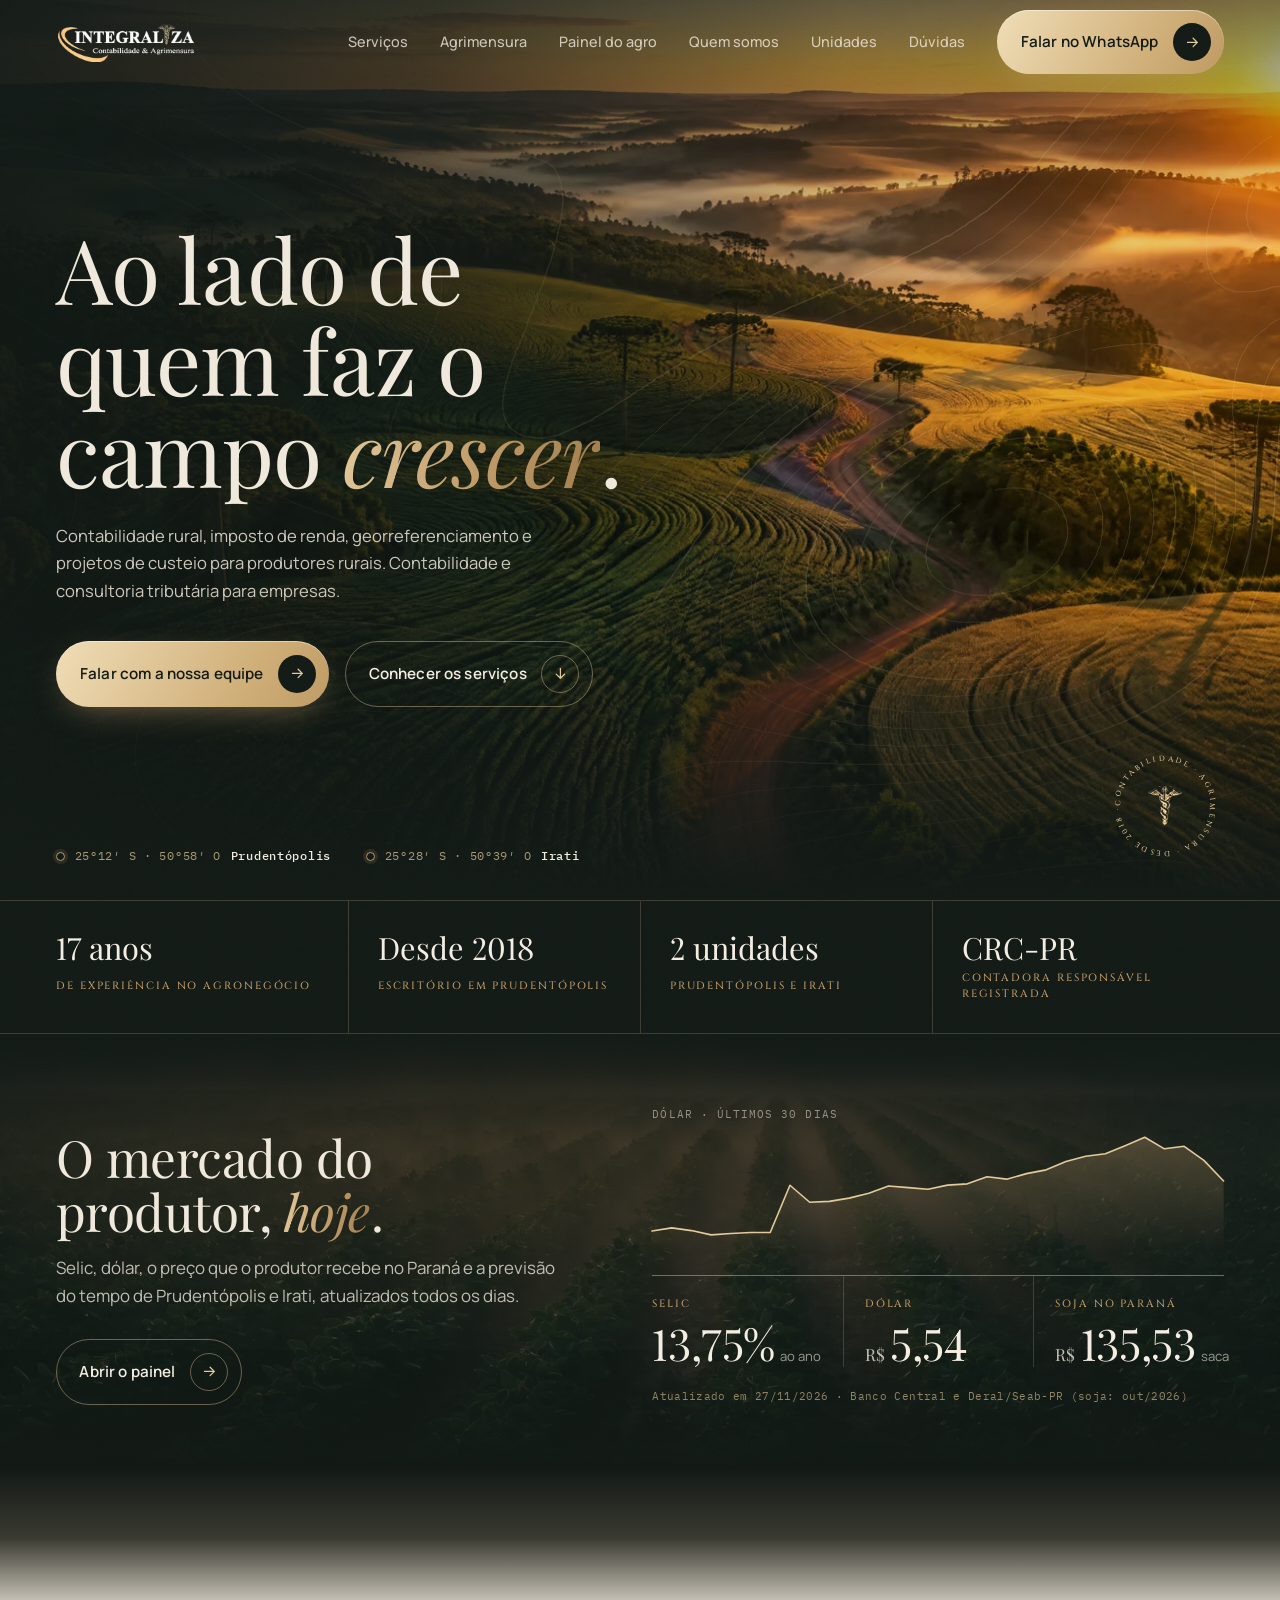
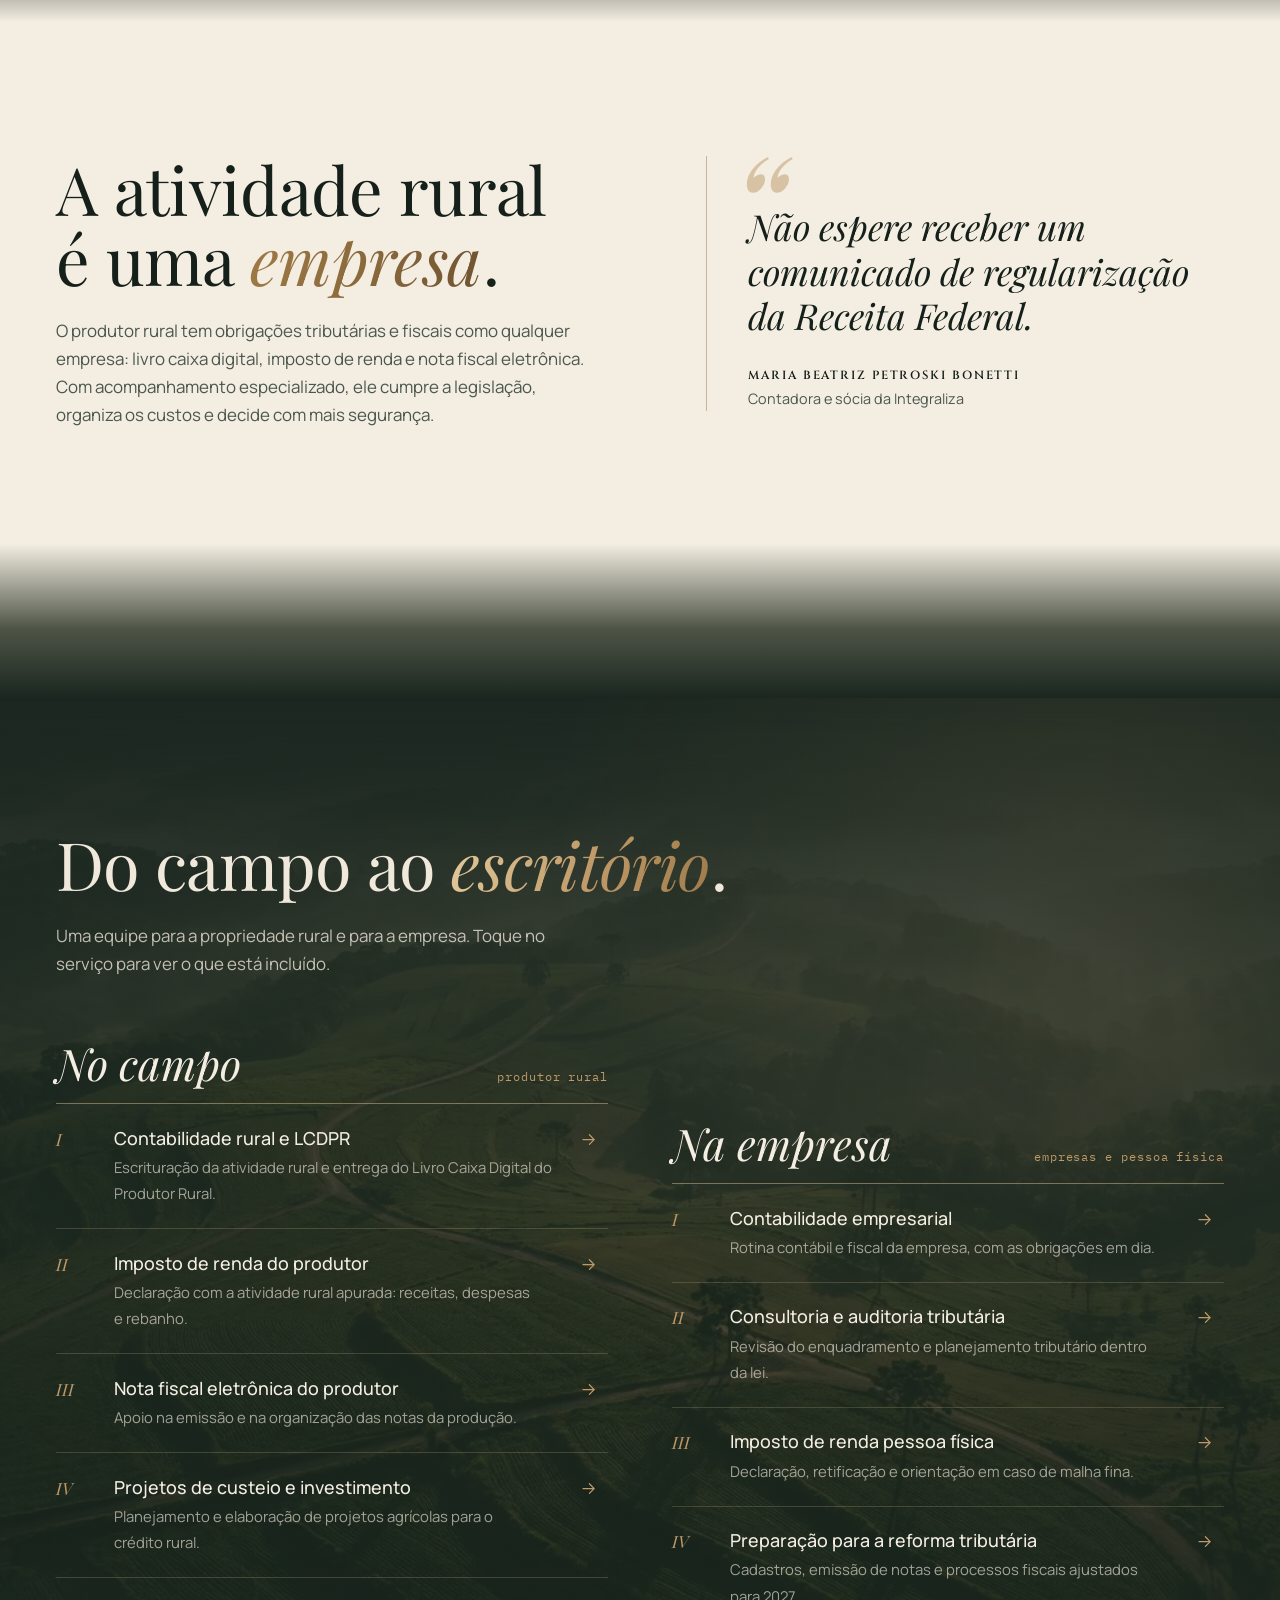
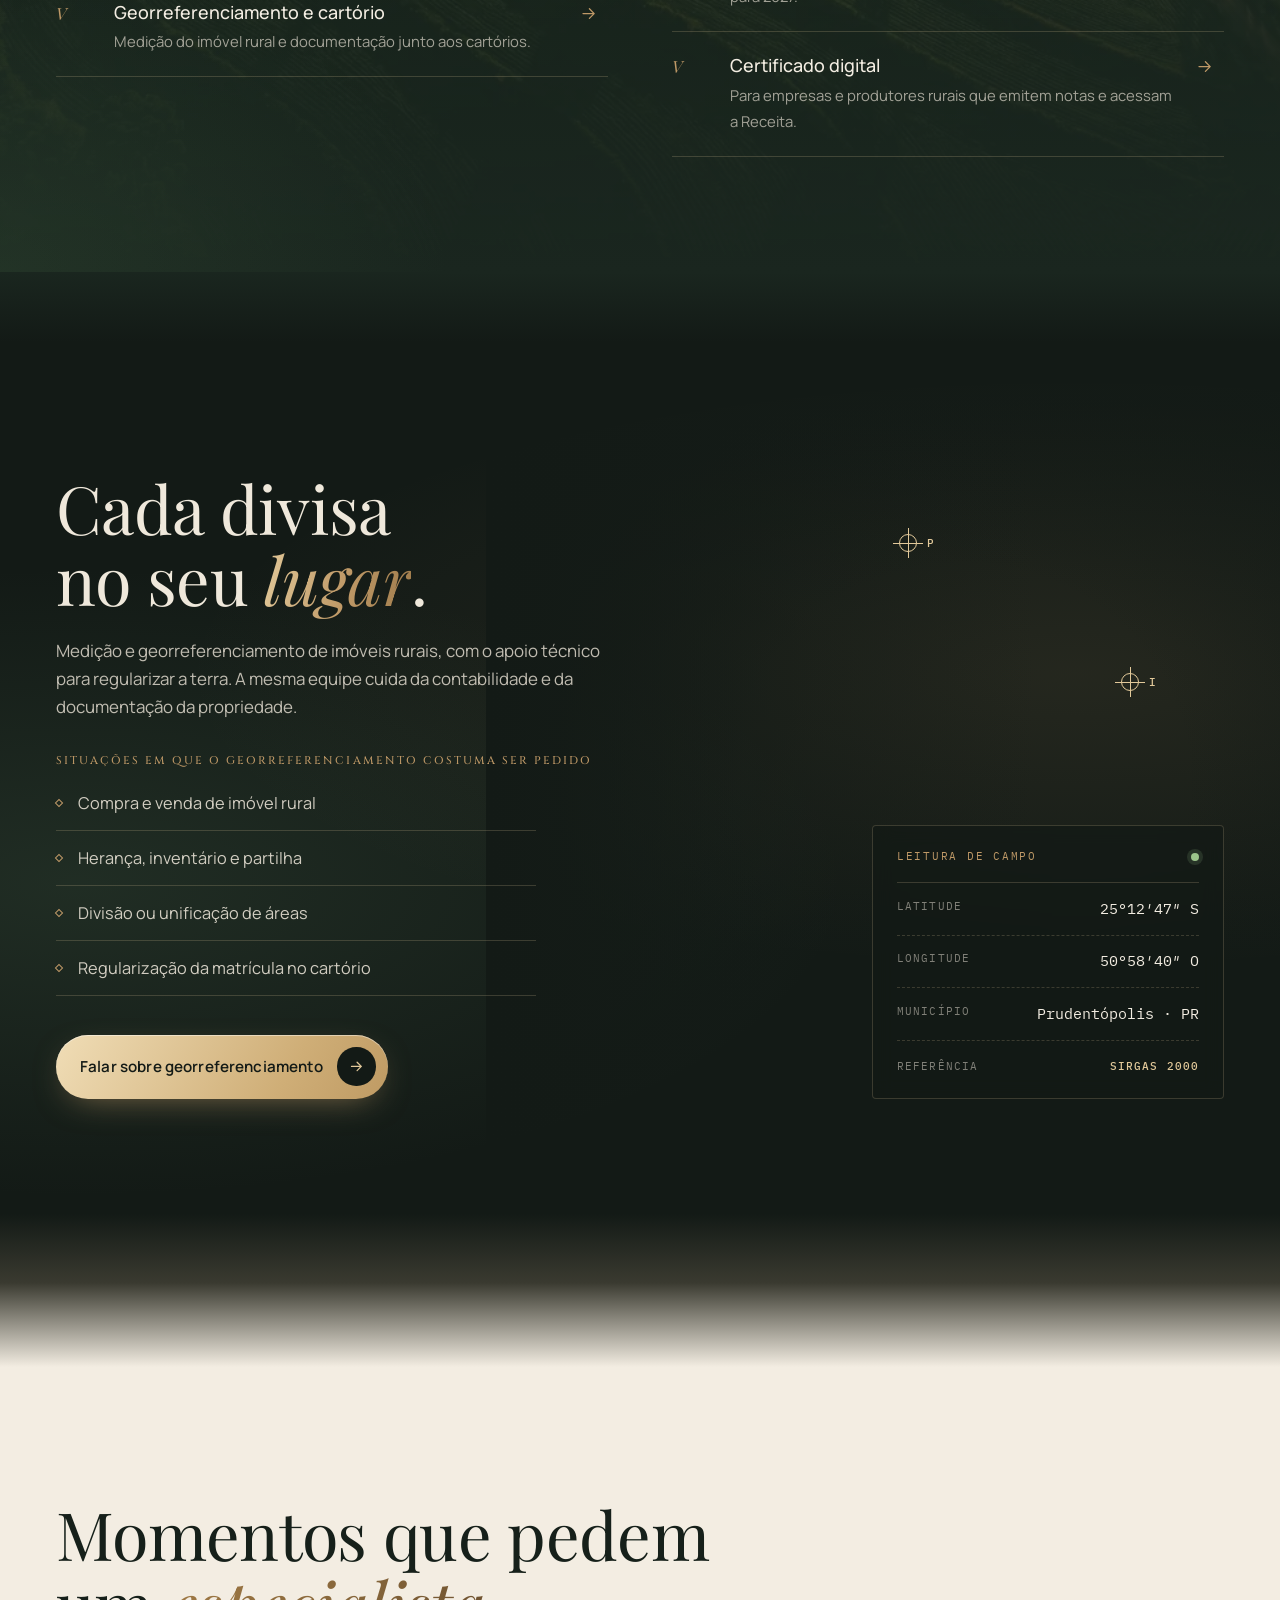
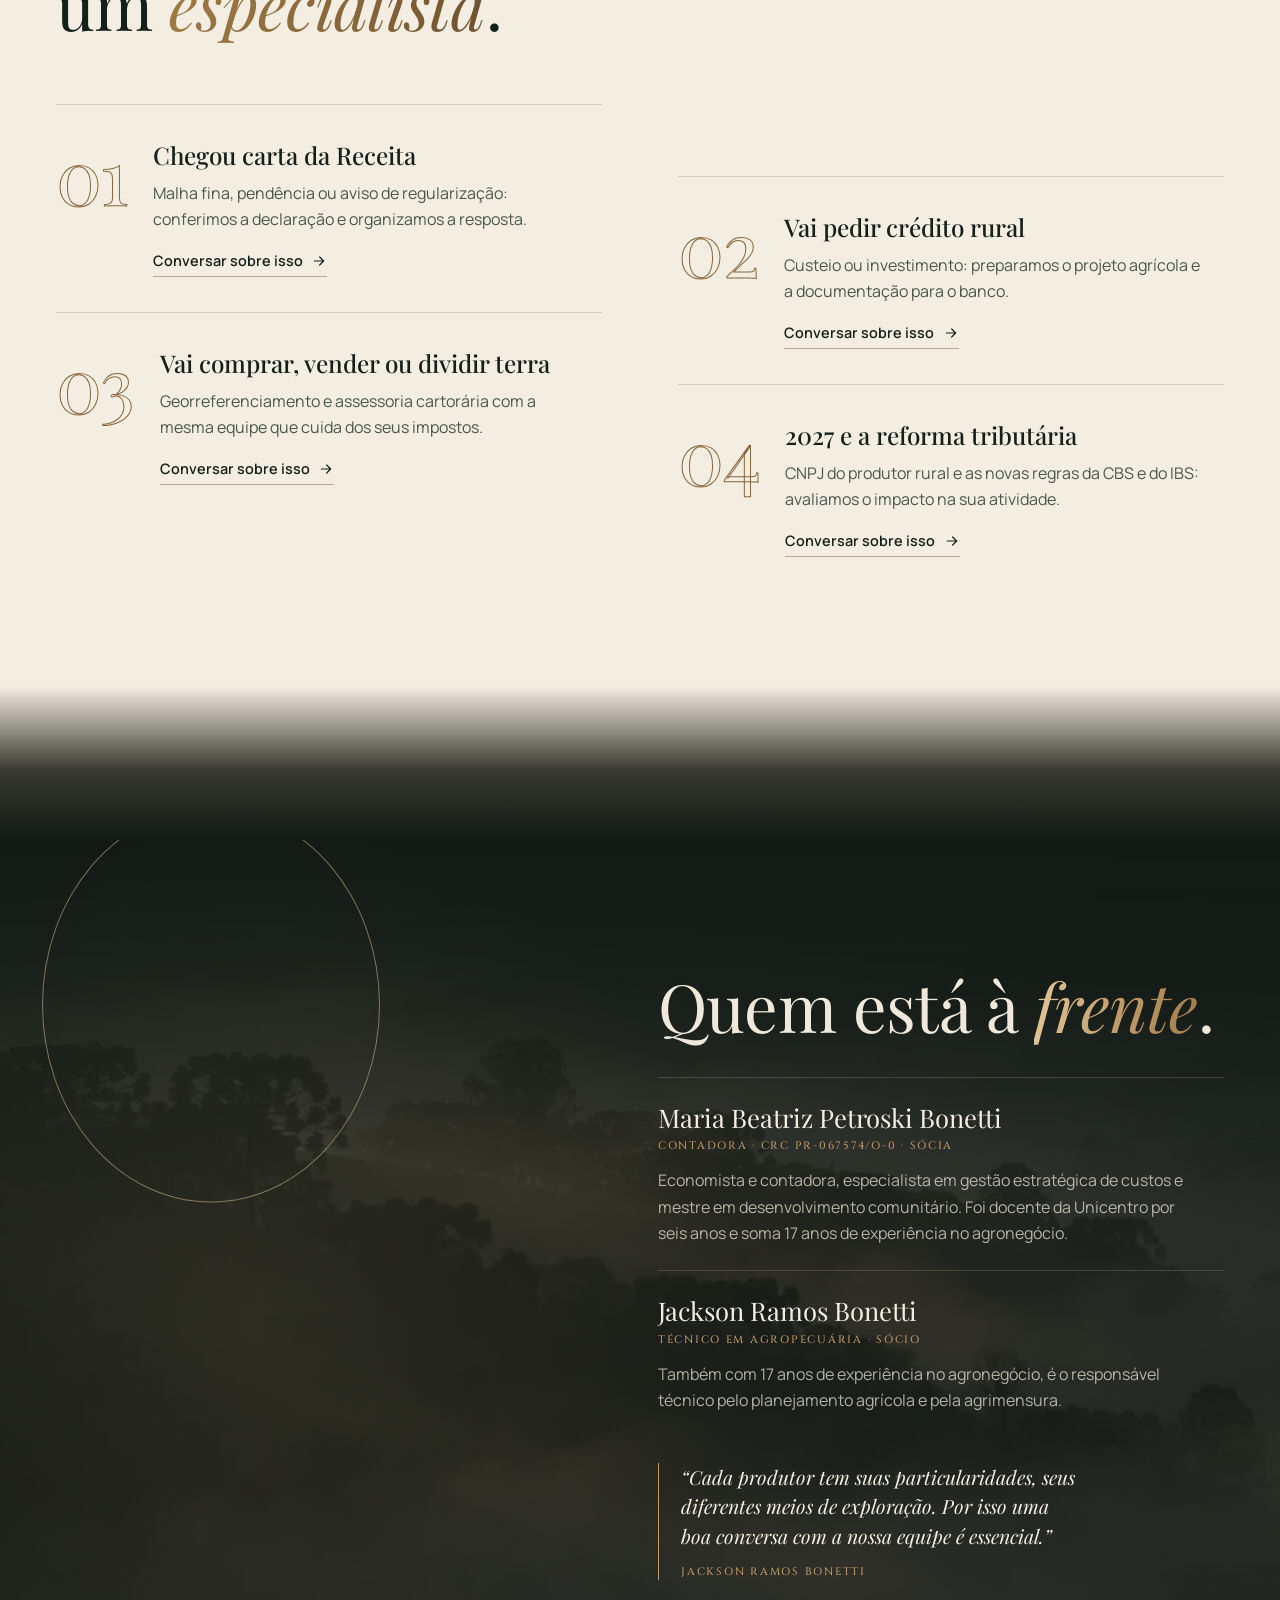
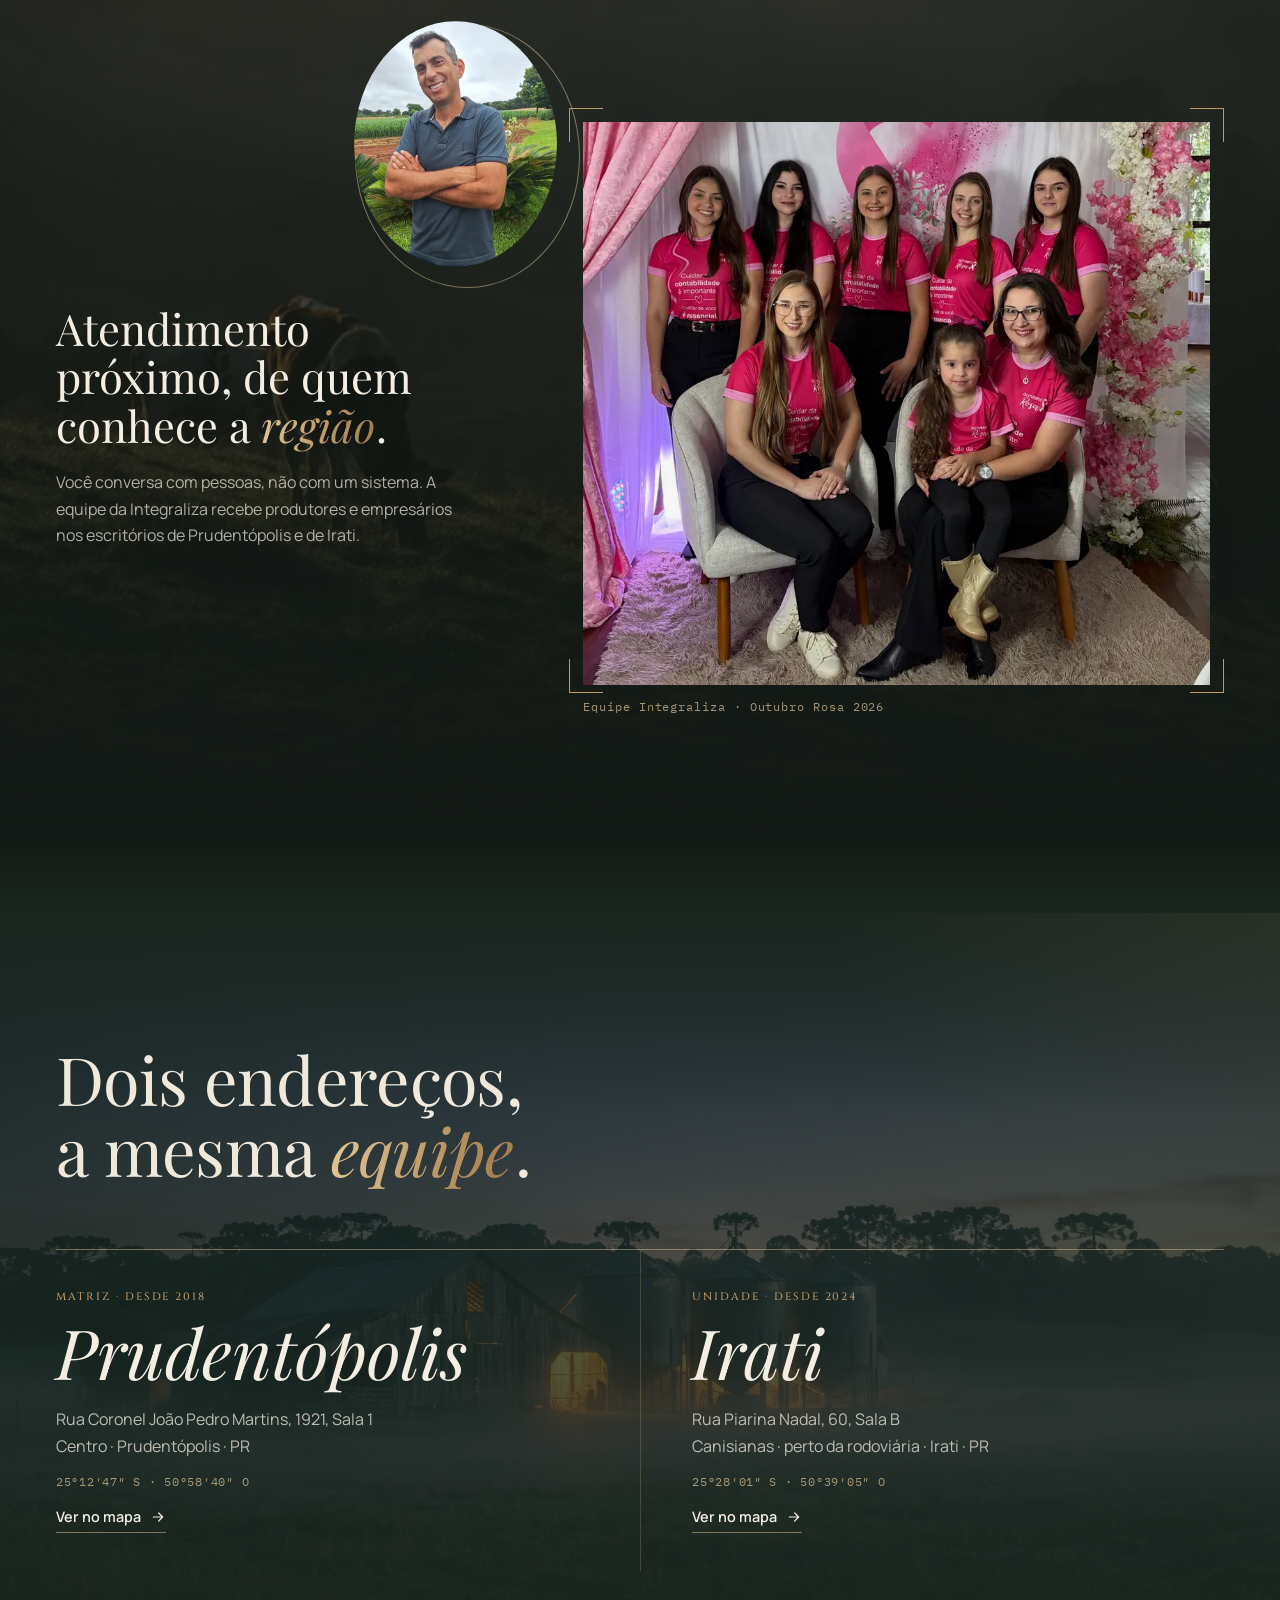
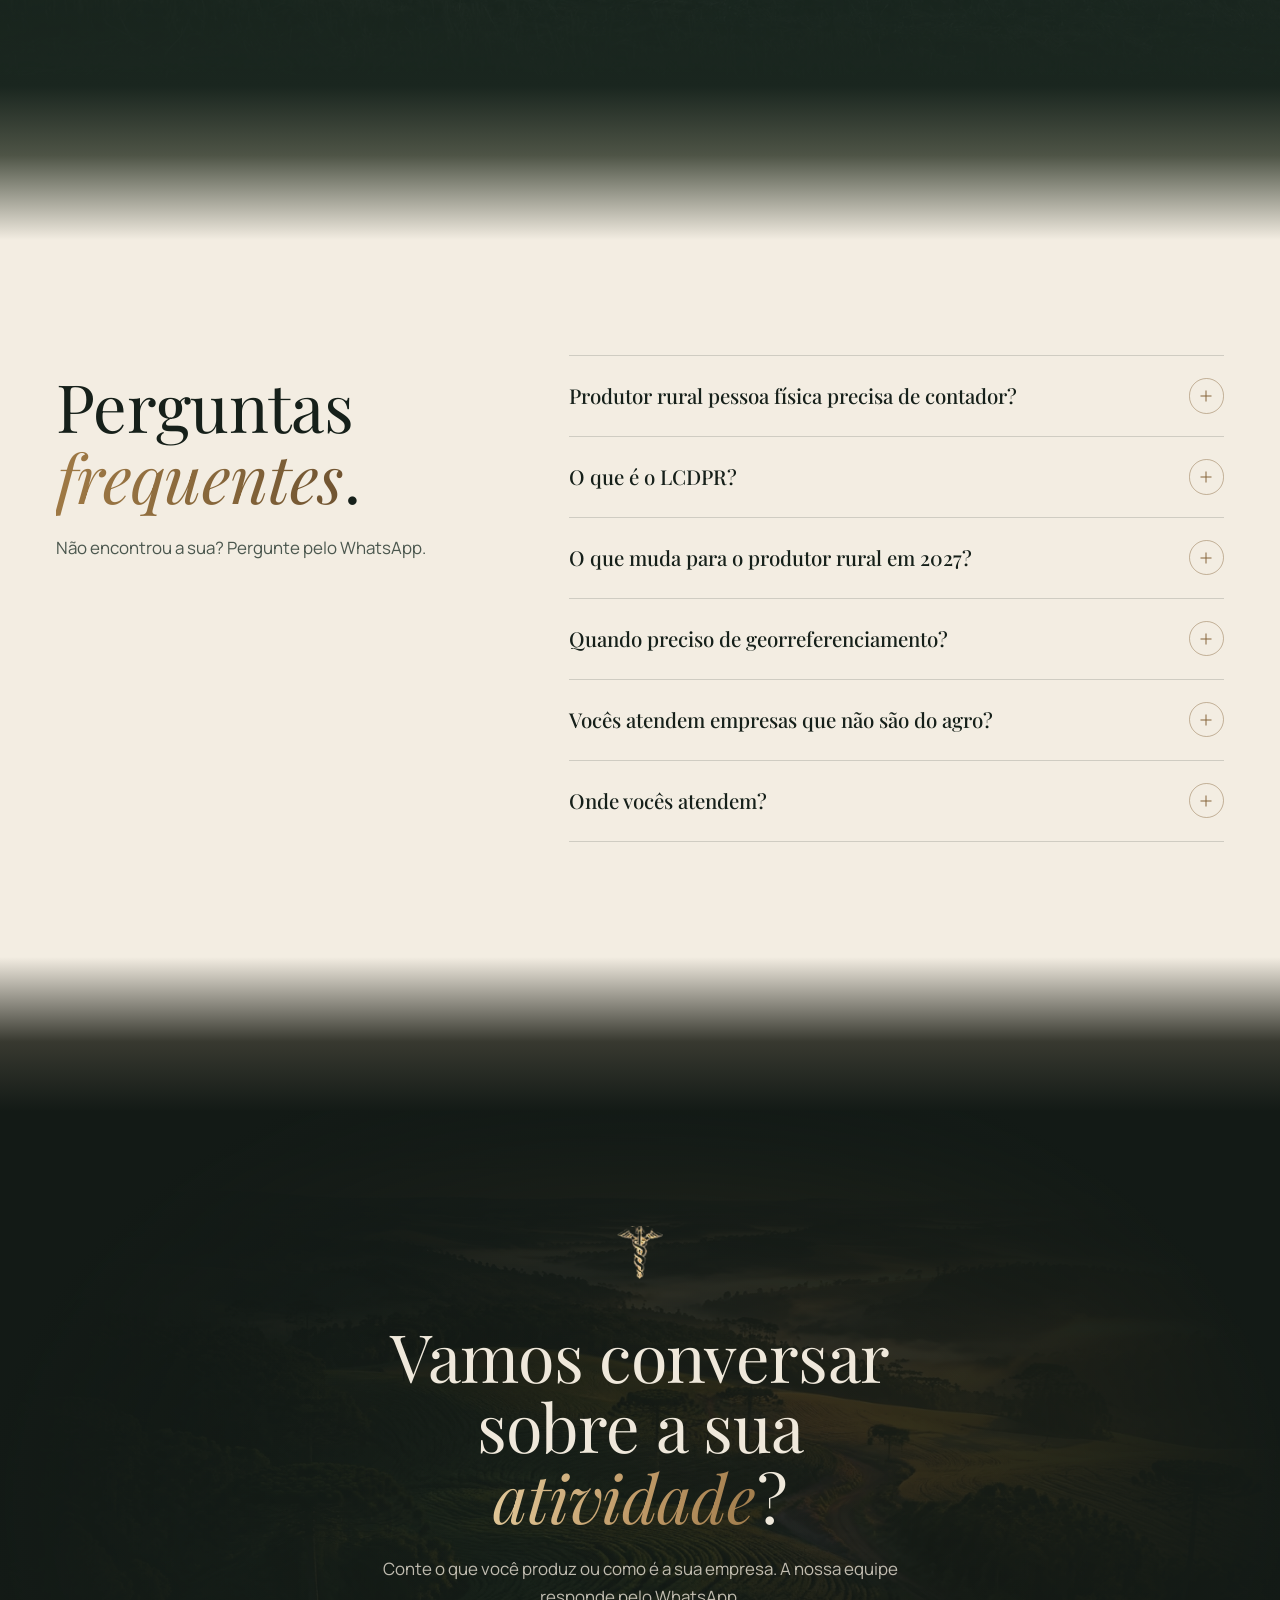
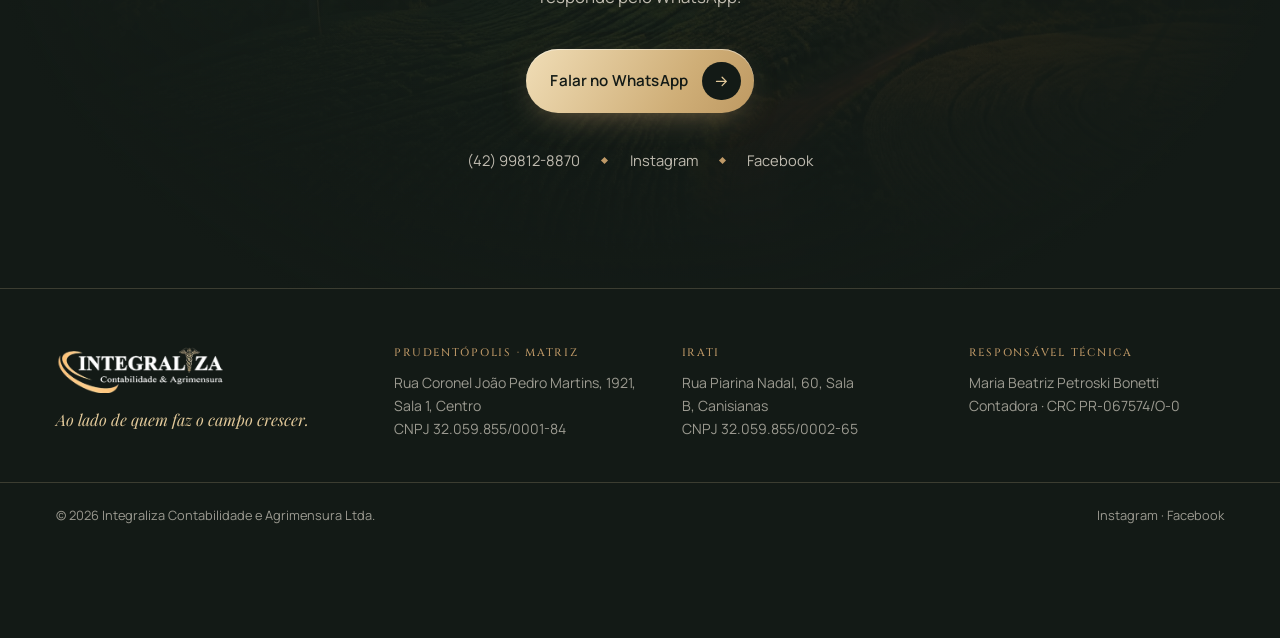
<file: index.html>
<!DOCTYPE html>
<html lang="pt-BR" class="no-js">
<head>
<meta charset="utf-8">
<meta name="viewport" content="width=device-width, initial-scale=1, viewport-fit=cover">
<title>Integraliza Contabilidade e Agrimensura | Contabilidade rural em Prudentópolis e Irati</title>
<meta name="description" content="Contabilidade rural, imposto de renda, georreferenciamento e projetos de custeio para produtores rurais, além de contabilidade e consultoria tributária para empresas. Escritórios em Prudentópolis e Irati, Paraná.">
<meta name="robots" content="noindex, nofollow">
<link rel="canonical" href="https://integraliza.rkperformance.com.br/">
<meta property="og:type" content="website">
<meta property="og:locale" content="pt_BR">
<meta property="og:site_name" content="Integraliza Contabilidade e Agrimensura">
<meta property="og:title" content="Integraliza Contabilidade e Agrimensura">
<meta property="og:description" content="Ao lado de quem faz o campo crescer. Contabilidade rural, imposto de renda, georreferenciamento e contabilidade para empresas em Prudentópolis e Irati.">
<meta property="og:image" content="https://integraliza.rkperformance.com.br/assets/img/og.jpg">
<meta property="og:url" content="https://integraliza.rkperformance.com.br/">
<meta name="twitter:card" content="summary_large_image">
<meta name="theme-color" content="#131A16">
<link rel="icon" href="./assets/img/favicon.png" type="image/png">
<link rel="preload" href="./assets/fonts/playfair-display-400-500.woff2" as="font" type="font/woff2" crossorigin>
<link rel="preload" href="./assets/fonts/playfair-display-400-500-italic.woff2" as="font" type="font/woff2" crossorigin>
<link rel="preload" href="./assets/fonts/manrope-400-600.woff2" as="font" type="font/woff2" crossorigin>
<link rel="stylesheet" href="./assets/site.css?v=2">
<script>document.documentElement.classList.replace('no-js','js');try{if(sessionStorage.getItem('integraliza-intro')==='1')document.documentElement.classList.add('sem-intro')}catch(e){}</script>
<script type="application/ld+json">{"@context":"https://schema.org","@type":"AccountingService","name":"Integraliza Contabilidade e Agrimensura","legalName":"Integraliza Contabilidade e Agrimensura Ltda","telephone":"+55 42 99812-8870","foundingDate":"2018-11-20","sameAs":["https://www.instagram.com/integraliza.contabilidade/","https://www.facebook.com/integraliza.assessoria/"],"location":[{"@type":"Place","name":"Integraliza Prudentópolis","address":{"@type":"PostalAddress","streetAddress":"Rua Coronel João Pedro Martins, 1921, Sala 1","addressLocality":"Prudentópolis","addressRegion":"PR","postalCode":"84400-000","addressCountry":"BR"}},{"@type":"Place","name":"Integraliza Irati","address":{"@type":"PostalAddress","streetAddress":"Rua Piarina Nadal, 60, Sala B, Canisianas","addressLocality":"Irati","addressRegion":"PR","postalCode":"84500-242","addressCountry":"BR"}}]}</script>
</head>
<body>
<a class="pular" href="#conteudo">Pular para o conteúdo</a>
<div class="grao" aria-hidden="true"></div>
<div class="intro" aria-hidden="true"><div><img src="./assets/img/logo.webp" alt="" width="800" height="227"><i></i></div></div>

<header class="topo">
  <div class="wrap">
    <a class="logo" href="#inicio" aria-label="Integraliza Contabilidade e Agrimensura, início"><img src="./assets/img/logo.webp" alt="Integraliza Contabilidade e Agrimensura" width="800" height="227"></a>
    <nav class="menu" aria-label="Seções">
      <a href="#servicos">Serviços</a>
      <a href="#agrimensura">Agrimensura</a>
      <a href="./portal/">Painel do agro</a>
      <a href="#quem-somos">Quem somos</a>
      <a href="#unidades">Unidades</a>
      <a href="#duvidas">Dúvidas</a>
    </nav>
    <a class="btn btn-ouro btn-topo" href="https://wa.me/5542998128870" data-msg="Olá! Gostaria de falar com a Integraliza sobre os serviços de contabilidade." target="_blank" rel="noopener">Falar no WhatsApp<i><svg viewBox="0 0 24 24"><path d="M5 12h14M13 6l6 6-6 6"/></svg></i></a>
    <button class="menu-botao" type="button" aria-expanded="false" aria-controls="menu-cel"><span></span><span></span><b>Menu</b></button>
  </div>
</header>
<nav class="menu-cel" id="menu-cel" aria-label="Menu" hidden>
  <a href="#servicos">Serviços</a>
  <a href="#agrimensura">Agrimensura</a>
  <a href="./portal/">Painel do agro</a>
  <a href="#quem-somos">Quem somos</a>
  <a href="#unidades">Unidades</a>
  <a href="#duvidas">Dúvidas</a>
  <a class="btn btn-ouro" href="https://wa.me/5542998128870" data-msg="Olá! Gostaria de falar com a Integraliza sobre os serviços de contabilidade." target="_blank" rel="noopener">Falar no WhatsApp<i><svg viewBox="0 0 24 24"><path d="M5 12h14M13 6l6 6-6 6"/></svg></i></a>
</nav>

<main id="conteudo">
<section class="hero" id="inicio">
  <div class="hero-foto">
    <picture>
      <source media="(max-width: 760px)" srcset="./assets/img/hero-celular.avif" type="image/avif">
      <source media="(max-width: 760px)" srcset="./assets/img/hero-celular.webp" type="image/webp">
      <source media="(max-width: 760px)" srcset="./assets/img/hero-celular.jpg">
      <source srcset="./assets/img/hero-2560.avif 2560w, ./assets/img/hero-1600.avif 1600w" sizes="100vw" type="image/avif">
      <source srcset="./assets/img/hero-2560.webp 2560w, ./assets/img/hero-1600.webp 1600w" sizes="100vw" type="image/webp">
      <img src="./assets/img/hero-2560.jpg" srcset="./assets/img/hero-2560.jpg 2560w, ./assets/img/hero-1600.jpg 1600w" sizes="100vw" alt="Vista aérea de lavouras plantadas em curva de nível entre araucárias, com uma estrada de terra e neblina nos vales ao nascer do sol" width="2560" height="1448" fetchpriority="high" onload="this.classList.add('ok')">
    </picture>
  </div>
  <img class="hero-curvas" src="./assets/img/curvas-hero.svg" alt="" aria-hidden="true" fetchpriority="low" decoding="async">
  <div class="hero-veu"></div>
  <div class="wrap hero-conteudo">
    <h1>Ao lado de quem faz o campo <em>crescer</em>.</h1>
    <p class="lead">Contabilidade rural, imposto de renda, georreferenciamento e projetos de custeio para produtores rurais. Contabilidade e consultoria tributária para empresas.</p>
    <div class="hero-acoes">
      <a class="btn btn-ouro" href="https://wa.me/5542998128870" data-msg="Olá! Gostaria de falar com a Integraliza sobre os serviços de contabilidade." target="_blank" rel="noopener">Falar com a nossa equipe<i><svg viewBox="0 0 24 24"><path d="M5 12h14M13 6l6 6-6 6"/></svg></i></a>
      <a class="btn btn-linha" href="#servicos">Conhecer os serviços<i><svg viewBox="0 0 24 24"><path d="M12 5v14M6 13l6 6 6-6"/></svg></i></a>
    </div>
  </div>
  <div class="wrap hero-pe">
    <p class="coordenadas"><span><i>25°12′ S · 50°58′ O</i><b>Prudentópolis</b></span><span><i>25°28′ S · 50°39′ O</i><b>Irati</b></span></p>
    <div class="selo" aria-hidden="true">
      <svg viewBox="0 0 120 120"><defs><path id="selo-a" d="M60,60 m-46,0 a46,46 0 1,1 92,0 a46,46 0 1,1 -92,0"/></defs><text><textPath href="#selo-a" textLength="286" lengthAdjust="spacing">contabilidade · agrimensura · desde 2018 · </textPath></text></svg>
      <img src="./assets/img/caduceu.webp" alt="" width="207" height="240">
    </div>
  </div>
</section>

<div class="prova" aria-label="Credenciais">
  <div class="wrap">
    <div><b>17 anos</b><span>de experiência no agronegócio</span></div>
    <div><b>Desde 2018</b><span>escritório em Prudentópolis</span></div>
    <div><b>2 unidades</b><span>Prudentópolis e Irati</span></div>
    <div><b>CRC-PR</b><span>contadora responsável registrada</span></div>
  </div>
</div>

<section class="painel-chamada" aria-labelledby="painel-titulo">
  <div class="wrap painel-chamada-grade reveal">
    <div>
      <h2 id="painel-titulo">O mercado do produtor, <em>hoje</em>.</h2>
      <p class="texto">Selic, dólar, o preço que o produtor recebe no Paraná e a previsão do tempo de Prudentópolis e Irati, atualizados todos os dias.</p>
      <a class="btn btn-linha" href="./portal/">Abrir o painel<i><svg viewBox="0 0 24 24"><path d="M5 12h14M13 6l6 6-6 6"/></svg></i></a>
    </div>
    <div class="painel-lado">
      <figure class="painel-traco" aria-hidden="true">
        <svg viewBox="0 0 600 150" preserveAspectRatio="none"><defs><linearGradient id="traco-grad" x1="0" y1="0" x2="0" y2="1"><stop offset="0" stop-color="#BF9967" stop-opacity=".3"/><stop offset="1" stop-color="#BF9967" stop-opacity="0"/></linearGradient></defs><path class="area" d="M0,96L60,88L120,92L180,74L240,80L300,62L360,70L420,48L480,56L540,34L600,40L600,150L0,150Z"/><path class="linha" d="M0,96L60,88L120,92L180,74L240,80L300,62L360,70L420,48L480,56L540,34L600,40"/></svg>
        <figcaption>Dólar · últimos 30 dias</figcaption>
      </figure>
      <dl class="painel-mini">
        <div><dt>Selic</dt><dd><b data-mini="selic">13,75%</b><span>ao ano</span></dd></div>
        <div><dt>Dólar</dt><dd><span class="pre">R$</span><b data-mini="dolar">5,37</b></dd></div>
        <div><dt>Soja no Paraná</dt><dd><span class="pre">R$</span><b data-mini="soja">137,77</b><span>saca</span></dd></div>
      </dl>
      <p class="painel-mini-pe" data-mini="data">Fontes: Banco Central e Deral/Seab-PR</p>
    </div>
  </div>
</section>

<div class="faixa noite-palha"></div>

<section class="bloco palha manifesto" id="agro">
  <img class="curvas-fundo" data-src="./assets/img/curvas-geo.svg" alt="" aria-hidden="true">
  <div class="wrap manifesto-grade">
    <div class="reveal">
      <h2>A atividade rural é uma <em>empresa</em>.</h2>
      <p class="texto">O produtor rural tem obrigações tributárias e fiscais como qualquer empresa: livro caixa digital, imposto de renda e nota fiscal eletrônica. Com acompanhamento especializado, ele cumpre a legislação, organiza os custos e decide com mais segurança.</p>
    </div>
    <figure class="citacao reveal d2">
      <span class="aspas" aria-hidden="true">“</span>
      <blockquote>Não espere receber um comunicado de regularização da Receita Federal.</blockquote>
      <figcaption><b>Maria Beatriz Petroski Bonetti</b>Contadora e sócia da Integraliza</figcaption>
    </figure>
  </div>
</section>

<div class="faixa palha-mata"></div>

<section class="bloco mata servicos" id="servicos">
  <div class="wrap">
    <div class="titulo-secao reveal">
      <h2>Do campo ao <em>escritório</em>.</h2>
      <p class="texto">Uma equipe para a propriedade rural e para a empresa. Toque no serviço para ver o que está incluído.</p>
    </div>
    <div class="servicos-colunas">
      <div class="coluna reveal">
        <div class="coluna-topo"><h3>No campo</h3><span>produtor rural</span></div>
        <ul class="lista-servicos">
          <li><a href="./servicos/contabilidade-rural/"><i>I</i><div><b>Contabilidade rural e LCDPR</b><span>Escrituração da atividade rural e entrega do Livro Caixa Digital do Produtor Rural.</span></div><svg viewBox="0 0 24 24"><path d="M5 12h14M13 6l6 6-6 6"/></svg></a></li>
          <li><a href="./servicos/imposto-de-renda-produtor-rural/"><i>II</i><div><b>Imposto de renda do produtor</b><span>Declaração com a atividade rural apurada: receitas, despesas e rebanho.</span></div><svg viewBox="0 0 24 24"><path d="M5 12h14M13 6l6 6-6 6"/></svg></a></li>
          <li><a href="./servicos/nota-fiscal-produtor-rural/"><i>III</i><div><b>Nota fiscal eletrônica do produtor</b><span>Apoio na emissão e na organização das notas da produção.</span></div><svg viewBox="0 0 24 24"><path d="M5 12h14M13 6l6 6-6 6"/></svg></a></li>
          <li><a href="./servicos/projetos-custeio-investimento/"><i>IV</i><div><b>Projetos de custeio e investimento</b><span>Planejamento e elaboração de projetos agrícolas para o crédito rural.</span></div><svg viewBox="0 0 24 24"><path d="M5 12h14M13 6l6 6-6 6"/></svg></a></li>
          <li><a href="./servicos/georreferenciamento/"><i>V</i><div><b>Georreferenciamento e cartório</b><span>Medição do imóvel rural e documentação junto aos cartórios.</span></div><svg viewBox="0 0 24 24"><path d="M5 12h14M13 6l6 6-6 6"/></svg></a></li>
        </ul>
      </div>
      <div class="coluna coluna-baixa reveal d2">
        <div class="coluna-topo"><h3>Na empresa</h3><span>empresas e pessoa física</span></div>
        <ul class="lista-servicos">
          <li><a href="./servicos/contabilidade-empresarial/"><i>I</i><div><b>Contabilidade empresarial</b><span>Rotina contábil e fiscal da empresa, com as obrigações em dia.</span></div><svg viewBox="0 0 24 24"><path d="M5 12h14M13 6l6 6-6 6"/></svg></a></li>
          <li><a href="./servicos/consultoria-tributaria/"><i>II</i><div><b>Consultoria e auditoria tributária</b><span>Revisão do enquadramento e planejamento tributário dentro da lei.</span></div><svg viewBox="0 0 24 24"><path d="M5 12h14M13 6l6 6-6 6"/></svg></a></li>
          <li><a href="./servicos/imposto-de-renda/"><i>III</i><div><b>Imposto de renda pessoa física</b><span>Declaração, retificação e orientação em caso de malha fina.</span></div><svg viewBox="0 0 24 24"><path d="M5 12h14M13 6l6 6-6 6"/></svg></a></li>
          <li><a href="./servicos/reforma-tributaria/"><i>IV</i><div><b>Preparação para a reforma tributária</b><span>Cadastros, emissão de notas e processos fiscais ajustados para 2027.</span></div><svg viewBox="0 0 24 24"><path d="M5 12h14M13 6l6 6-6 6"/></svg></a></li>
          <li><a href="./servicos/certificado-digital/"><i>V</i><div><b>Certificado digital</b><span>Para empresas e produtores rurais que emitem notas e acessam a Receita.</span></div><svg viewBox="0 0 24 24"><path d="M5 12h14M13 6l6 6-6 6"/></svg></a></li>
        </ul>
      </div>
    </div>
  </div>
</section>

<div class="faixa mata-noite"></div>

<section class="bloco noite agrimensura" id="agrimensura">
  <div class="mapa" aria-hidden="true">
    <img class="curvas-mapa" data-src="./assets/img/curvas-geo.svg" alt="">
    <span class="marco m1"><i></i><em>P</em></span>
    <span class="marco m2"><i></i><em>I</em></span>
  </div>
  <div class="wrap agrimensura-grade">
    <div class="reveal">
      <h2>Cada divisa no seu <em>lugar</em>.</h2>
      <p class="texto">Medição e georreferenciamento de imóveis rurais, com o apoio técnico para regularizar a terra. A mesma equipe cuida da contabilidade e da documentação da propriedade.</p>
      <p class="mini">Situações em que o georreferenciamento costuma ser pedido</p>
      <ul class="lista-fio">
        <li>Compra e venda de imóvel rural</li>
        <li>Herança, inventário e partilha</li>
        <li>Divisão ou unificação de áreas</li>
        <li>Regularização da matrícula no cartório</li>
      </ul>
      <a class="btn btn-ouro" href="https://wa.me/5542998128870" data-msg="Olá! Preciso de georreferenciamento para um imóvel rural." target="_blank" rel="noopener">Falar sobre georreferenciamento<i><svg viewBox="0 0 24 24"><path d="M5 12h14M13 6l6 6-6 6"/></svg></i></a>
    </div>
    <div class="leitura reveal d2" aria-hidden="true">
      <div class="leitura-topo"><span>Leitura de campo</span><i></i></div>
      <dl>
        <div><dt>Latitude</dt><dd data-alvo="25°12′47″ S">25°12′47″ S</dd></div>
        <div><dt>Longitude</dt><dd data-alvo="50°58′40″ O">50°58′40″ O</dd></div>
        <div><dt>Município</dt><dd>Prudentópolis · PR</dd></div>
      </dl>
      <div class="leitura-pe"><span>Referência</span><b>SIRGAS 2000</b></div>
    </div>
  </div>
</section>

<div class="faixa noite-palha"></div>

<section class="bloco palha momentos">
  <div class="wrap">
    <div class="titulo-secao reveal">
      <h2>Momentos que pedem um <em>especialista</em>.</h2>
    </div>
    <ol class="momentos-lista">
      <li class="reveal"><span class="numeral">01</span><div><h3>Chegou carta da Receita</h3><p>Malha fina, pendência ou aviso de regularização: conferimos a declaração e organizamos a resposta.</p><a href="https://wa.me/5542998128870" data-msg="Olá! Recebi um aviso da Receita Federal e gostaria de orientação." target="_blank" rel="noopener">Conversar sobre isso<svg viewBox="0 0 24 24"><path d="M5 12h14M13 6l6 6-6 6"/></svg></a></div></li>
      <li class="reveal d1"><span class="numeral">02</span><div><h3>Vai pedir crédito rural</h3><p>Custeio ou investimento: preparamos o projeto agrícola e a documentação para o banco.</p><a href="https://wa.me/5542998128870" data-msg="Olá! Vou pedir crédito rural e gostaria de ajuda com o projeto de custeio ou investimento." target="_blank" rel="noopener">Conversar sobre isso<svg viewBox="0 0 24 24"><path d="M5 12h14M13 6l6 6-6 6"/></svg></a></div></li>
      <li class="reveal"><span class="numeral">03</span><div><h3>Vai comprar, vender ou dividir terra</h3><p>Georreferenciamento e assessoria cartorária com a mesma equipe que cuida dos seus impostos.</p><a href="https://wa.me/5542998128870" data-msg="Olá! Vou comprar, vender ou dividir um imóvel rural e preciso de orientação." target="_blank" rel="noopener">Conversar sobre isso<svg viewBox="0 0 24 24"><path d="M5 12h14M13 6l6 6-6 6"/></svg></a></div></li>
      <li class="reveal d1"><span class="numeral">04</span><div><h3>2027 e a reforma tributária</h3><p>CNPJ do produtor rural e as novas regras da CBS e do IBS: avaliamos o impacto na sua atividade.</p><a href="https://wa.me/5542998128870" data-msg="Olá! Gostaria de entender o que muda na minha atividade com a reforma tributária em 2027." target="_blank" rel="noopener">Conversar sobre isso<svg viewBox="0 0 24 24"><path d="M5 12h14M13 6l6 6-6 6"/></svg></a></div></li>
    </ol>
  </div>
</section>

<div class="faixa palha-noite"></div>

<section class="bloco noite quem" id="quem-somos">
  <div class="wrap quem-grade">
    <div class="retratos reveal">
      <figure class="oval oval-grande" data-parallax="-0.03"><picture><source srcset="./assets/img/beatriz.webp" type="image/webp"><img src="./assets/img/beatriz.jpg" alt="Maria Beatriz Petroski Bonetti, contadora e sócia da Integraliza" width="711" height="831" loading="lazy" decoding="async"></picture></figure>
      <figure class="oval oval-pequena" data-parallax="0.06"><picture><source srcset="./assets/img/jackson.webp" type="image/webp"><img src="./assets/img/jackson.jpg" alt="Jackson Ramos Bonetti, técnico em agropecuária e sócio da Integraliza, numa propriedade rural" width="711" height="834" loading="lazy" decoding="async"></picture></figure>
    </div>
    <div class="quem-texto">
      <div class="reveal">
        <h2>Quem está à <em>frente</em>.</h2>
      </div>
      <div class="pessoa reveal d1">
        <h3>Maria Beatriz Petroski Bonetti</h3>
        <p class="cargo">Contadora · CRC PR-067574/O-0 · Sócia</p>
        <p>Economista e contadora, especialista em gestão estratégica de custos e mestre em desenvolvimento comunitário. Foi docente da Unicentro por seis anos e soma 17 anos de experiência no agronegócio.</p>
      </div>
      <div class="pessoa reveal d2">
        <h3>Jackson Ramos Bonetti</h3>
        <p class="cargo">Técnico em Agropecuária · Sócio</p>
        <p>Também com 17 anos de experiência no agronegócio, é o responsável técnico pelo planejamento agrícola e pela agrimensura.</p>
      </div>
      <blockquote class="fala reveal d3">“Cada produtor tem suas particularidades, seus diferentes meios de exploração. Por isso uma boa conversa com a nossa equipe é essencial.”<cite>Jackson Ramos Bonetti</cite></blockquote>
    </div>
  </div>
  <div class="wrap equipe">
    <div class="equipe-texto reveal">
      <h3>Atendimento próximo, de quem conhece a <em>região</em>.</h3>
      <p>Você conversa com pessoas, não com um sistema. A equipe da Integraliza recebe produtores e empresários nos escritórios de Prudentópolis e de Irati.</p>
    </div>
    <figure class="equipe-foto reveal d1">
      <span class="canto c1"></span><span class="canto c2"></span><span class="canto c3"></span><span class="canto c4"></span>
      <picture><source srcset="./assets/img/equipe-1600.webp 1600w, ./assets/img/equipe-900.webp 900w" sizes="(max-width: 860px) 92vw, 44rem" type="image/webp"><img src="./assets/img/equipe-1600.jpg" srcset="./assets/img/equipe-1600.jpg 1600w, ./assets/img/equipe-900.jpg 900w" sizes="(max-width: 860px) 92vw, 44rem" alt="Equipe da Integraliza reunida, com camisetas da campanha Outubro Rosa" width="1600" height="1436" loading="lazy" decoding="async"></picture>
      <figcaption>Equipe Integraliza · Outubro Rosa 2026</figcaption>
    </figure>
  </div>
</section>

<div class="faixa noite-mata"></div>

<section class="bloco mata unidades" id="unidades">
  <div class="wrap">
    <div class="titulo-secao reveal">
      <h2>Dois endereços, a mesma <em>equipe</em>.</h2>
    </div>
    <div class="unidades-grade">
      <article class="unidade reveal">
        <p class="tipo">Matriz · desde 2018</p>
        <h3>Prudentópolis</h3>
        <p>Rua Coronel João Pedro Martins, 1921, Sala 1<br>Centro · Prudentópolis · PR</p>
        <p class="coord">25°12′47″ S · 50°58′40″ O</p>
        <a href="https://www.google.com/maps/search/?api=1&amp;query=Rua+Coronel+Jo%C3%A3o+Pedro+Martins+1921+Prudent%C3%B3polis+PR" target="_blank" rel="noopener">Ver no mapa<svg viewBox="0 0 24 24"><path d="M5 12h14M13 6l6 6-6 6"/></svg></a>
      </article>
      <article class="unidade reveal d2">
        <p class="tipo">Unidade · desde 2024</p>
        <h3>Irati</h3>
        <p>Rua Piarina Nadal, 60, Sala B<br>Canisianas · perto da rodoviária · Irati · PR</p>
        <p class="coord">25°28′01″ S · 50°39′05″ O</p>
        <a href="https://www.google.com/maps/search/?api=1&amp;query=Rua+Piarina+Nadal+60+Irati+PR" target="_blank" rel="noopener">Ver no mapa<svg viewBox="0 0 24 24"><path d="M5 12h14M13 6l6 6-6 6"/></svg></a>
      </article>
    </div>
  </div>
</section>

<div class="faixa mata-palha"></div>

<section class="bloco palha duvidas" id="duvidas">
  <div class="wrap duvidas-grade">
    <div class="titulo-secao reveal">
      <h2>Perguntas <em>frequentes</em>.</h2>
      <p class="texto">Não encontrou a sua? Pergunte pelo WhatsApp.</p>
    </div>
    <div class="faq reveal d1">
      <details><summary>Produtor rural pessoa física precisa de contador?<i></i></summary><p>A contratação não é obrigatória, mas as obrigações existem: imposto de renda com a atividade rural, notas fiscais da produção e, para parte dos produtores, o Livro Caixa Digital. O acompanhamento reduz o risco de erros e de multas.</p></details>
      <details><summary>O que é o LCDPR?<i></i></summary><p>É o Livro Caixa Digital do Produtor Rural, entregue à Receita Federal por quem tem receita bruta da atividade rural acima do limite definido pela própria Receita. Verificamos se é o seu caso e cuidamos da escrituração.</p></details>
      <details><summary>O que muda para o produtor rural em 2027?<i></i></summary><p>Com a reforma tributária, avançam as novas regras da CBS e do IBS, e a inscrição no CNPJ passa a ser exigida dos produtores rurais pessoas físicas abrangidos por elas. Avaliamos como isso se aplica à sua atividade.</p></details>
      <details><summary>Quando preciso de georreferenciamento?<i></i></summary><p>Em geral, na compra e venda, na partilha, no desmembramento ou na unificação de imóveis rurais, quando o cartório pede a área certificada no INCRA. Fazemos a medição e acompanhamos o processo.</p></details>
      <details><summary>Vocês atendem empresas que não são do agro?<i></i></summary><p>Sim. Também cuidamos da contabilidade, da consultoria tributária e do imposto de renda de empresas, profissionais liberais e pessoas físicas.</p></details>
      <details><summary>Onde vocês atendem?<i></i></summary><p>Temos escritórios em Prudentópolis e em Irati e atendemos produtores e empresas da região. O primeiro contato pode ser feito pelo WhatsApp.</p></details>
    </div>
  </div>
</section>

<div class="faixa palha-noite"></div>

<section class="bloco noite contato" id="contato">
  <div class="contato-foto" aria-hidden="true"><picture><source media="(max-width: 760px)" srcset="./assets/img/hero-celular.avif" type="image/avif"><source media="(max-width: 760px)" srcset="./assets/img/hero-celular.webp" type="image/webp"><source srcset="./assets/img/hero-2560.avif 2560w, ./assets/img/hero-1600.avif 1600w" sizes="100vw" type="image/avif"><source srcset="./assets/img/hero-2560.webp 2560w, ./assets/img/hero-1600.webp 1600w" sizes="100vw" type="image/webp"><img src="./assets/img/hero-1600.jpg" alt="" loading="lazy" decoding="async"></picture></div>
  <div class="wrap contato-conteudo reveal">
    <img class="contato-cad" src="./assets/img/caduceu.webp" alt="" aria-hidden="true" width="207" height="240" loading="lazy" decoding="async">
    <h2>Vamos conversar sobre a sua <em>atividade</em>?</h2>
    <p class="texto">Conte o que você produz ou como é a sua empresa. A nossa equipe responde pelo WhatsApp.</p>
    <a class="btn btn-ouro" href="https://wa.me/5542998128870" data-msg="Olá! Gostaria de falar com a Integraliza sobre os serviços de contabilidade." target="_blank" rel="noopener">Falar no WhatsApp<i><svg viewBox="0 0 24 24"><path d="M5 12h14M13 6l6 6-6 6"/></svg></i></a>
    <p class="contato-linha"><a href="tel:+5542998128870">(42) 99812-8870</a><span></span><a href="https://www.instagram.com/integraliza.contabilidade/" target="_blank" rel="noopener">Instagram</a><span></span><a href="https://www.facebook.com/integraliza.assessoria/" target="_blank" rel="noopener">Facebook</a></p>
  </div>
</section>
</main>

<footer class="rodape">
  <div class="wrap rodape-grade">
    <div class="rodape-marca"><img src="./assets/img/logo.webp" alt="Integraliza Contabilidade e Agrimensura" width="800" height="227" loading="lazy"><p>Ao lado de quem faz o campo crescer.</p></div>
    <div><h4>Prudentópolis · Matriz</h4><p>Rua Coronel João Pedro Martins, 1921, Sala 1, Centro<br>CNPJ 32.059.855/0001-84</p></div>
    <div><h4>Irati</h4><p>Rua Piarina Nadal, 60, Sala B, Canisianas<br>CNPJ 32.059.855/0002-65</p></div>
    <div><h4>Responsável técnica</h4><p>Maria Beatriz Petroski Bonetti<br>Contadora · CRC PR-067574/O-0</p></div>
  </div>
  <div class="wrap rodape-fim"><p>© 2026 Integraliza Contabilidade e Agrimensura Ltda.</p><p><a href="https://www.instagram.com/integraliza.contabilidade/" target="_blank" rel="noopener">Instagram</a> · <a href="https://www.facebook.com/integraliza.assessoria/" target="_blank" rel="noopener">Facebook</a></p></div>
</footer>

<div class="barra-cel" aria-hidden="true"><a class="btn btn-ouro" href="https://wa.me/5542998128870" data-msg="Olá! Gostaria de falar com a Integraliza sobre os serviços de contabilidade." target="_blank" rel="noopener" tabindex="-1">Falar no WhatsApp<i><svg viewBox="0 0 24 24"><path d="M5 12h14M13 6l6 6-6 6"/></svg></i></a></div>

<script src="./assets/site.js?v=2" defer></script>
</body>
</html>
</file>
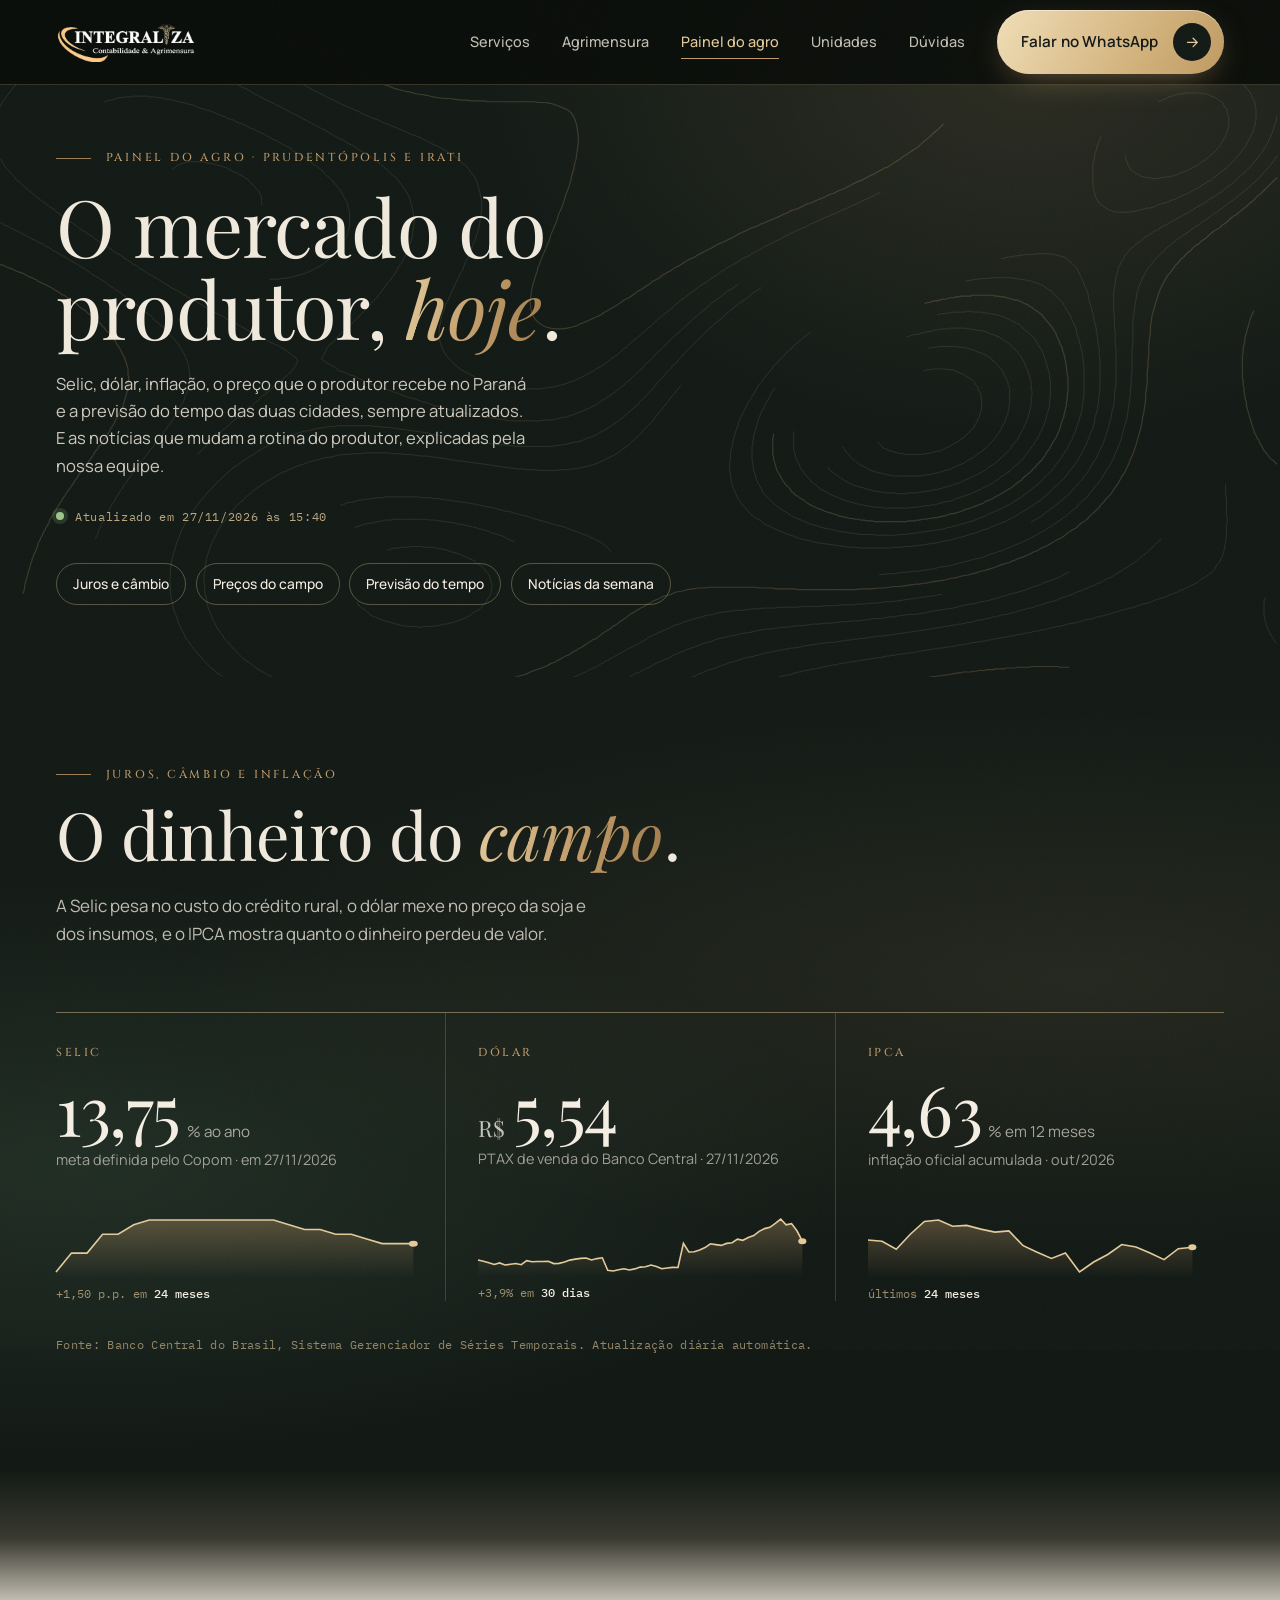
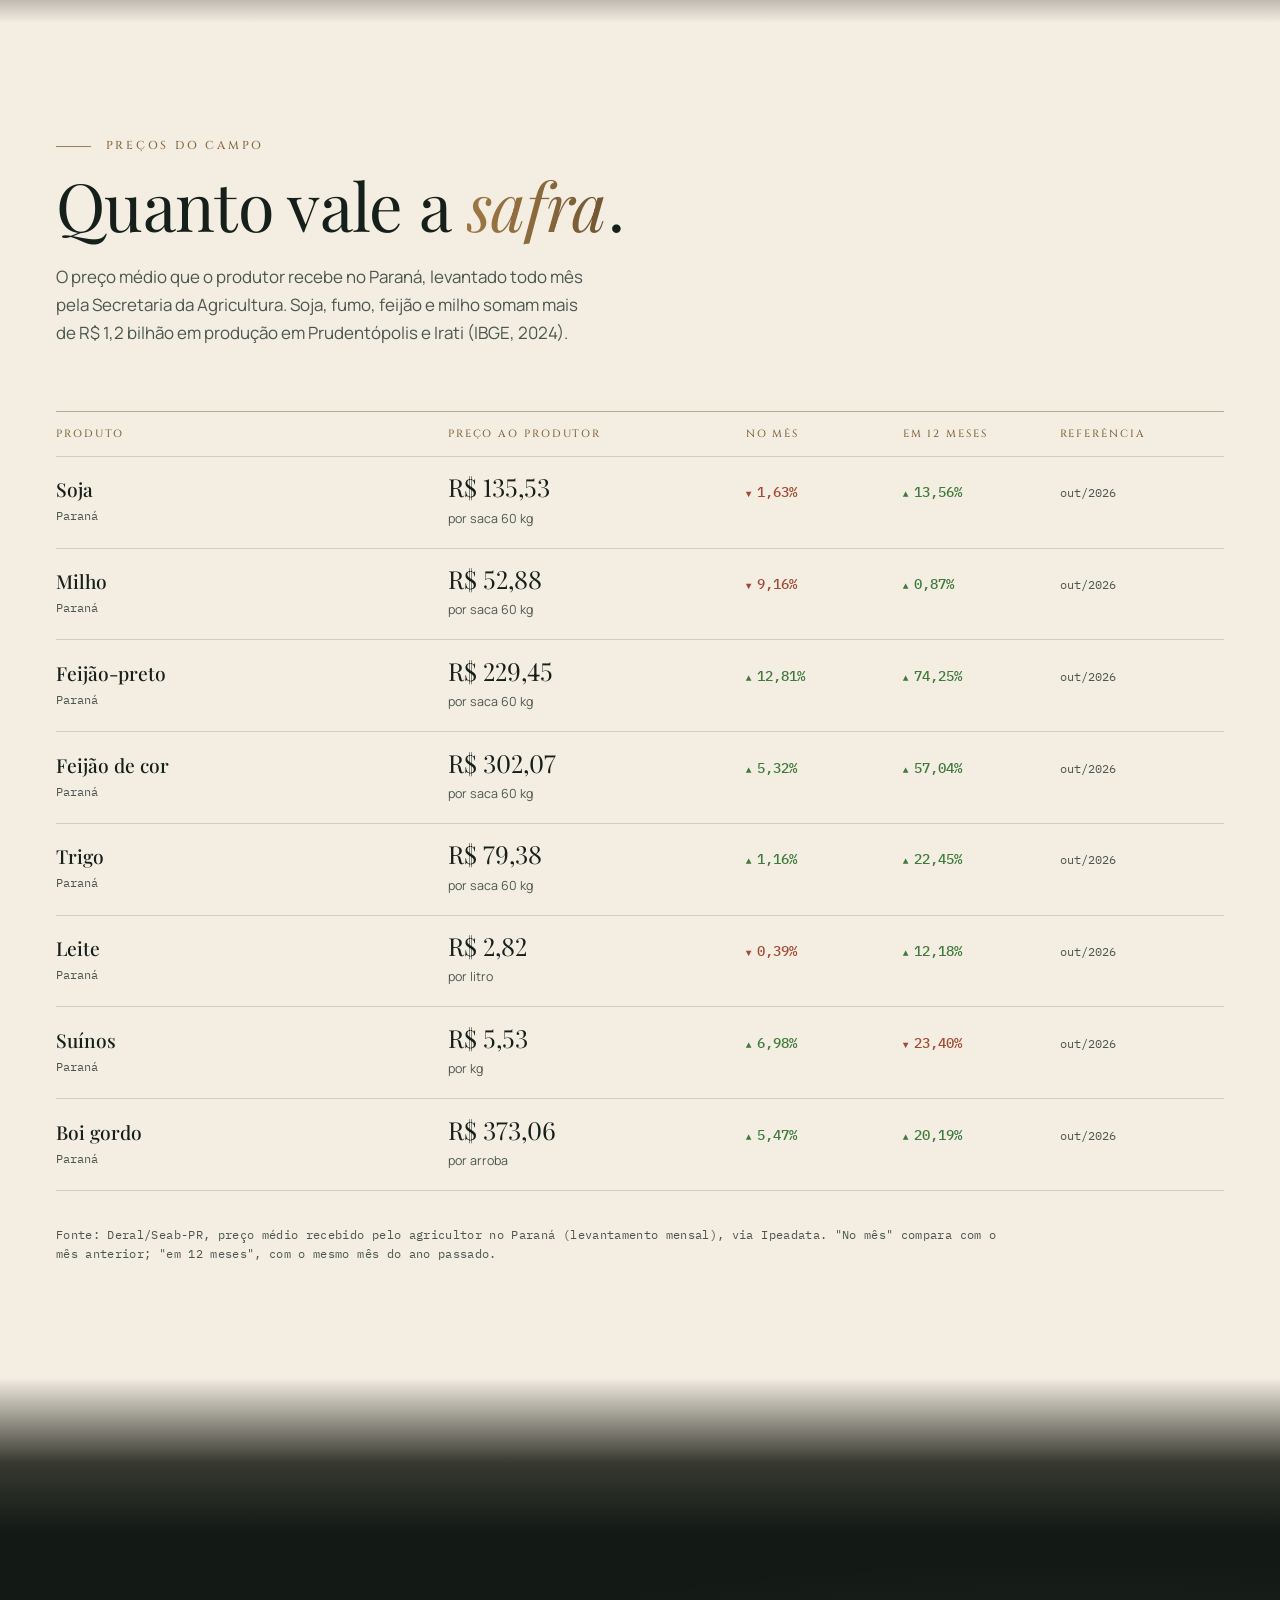
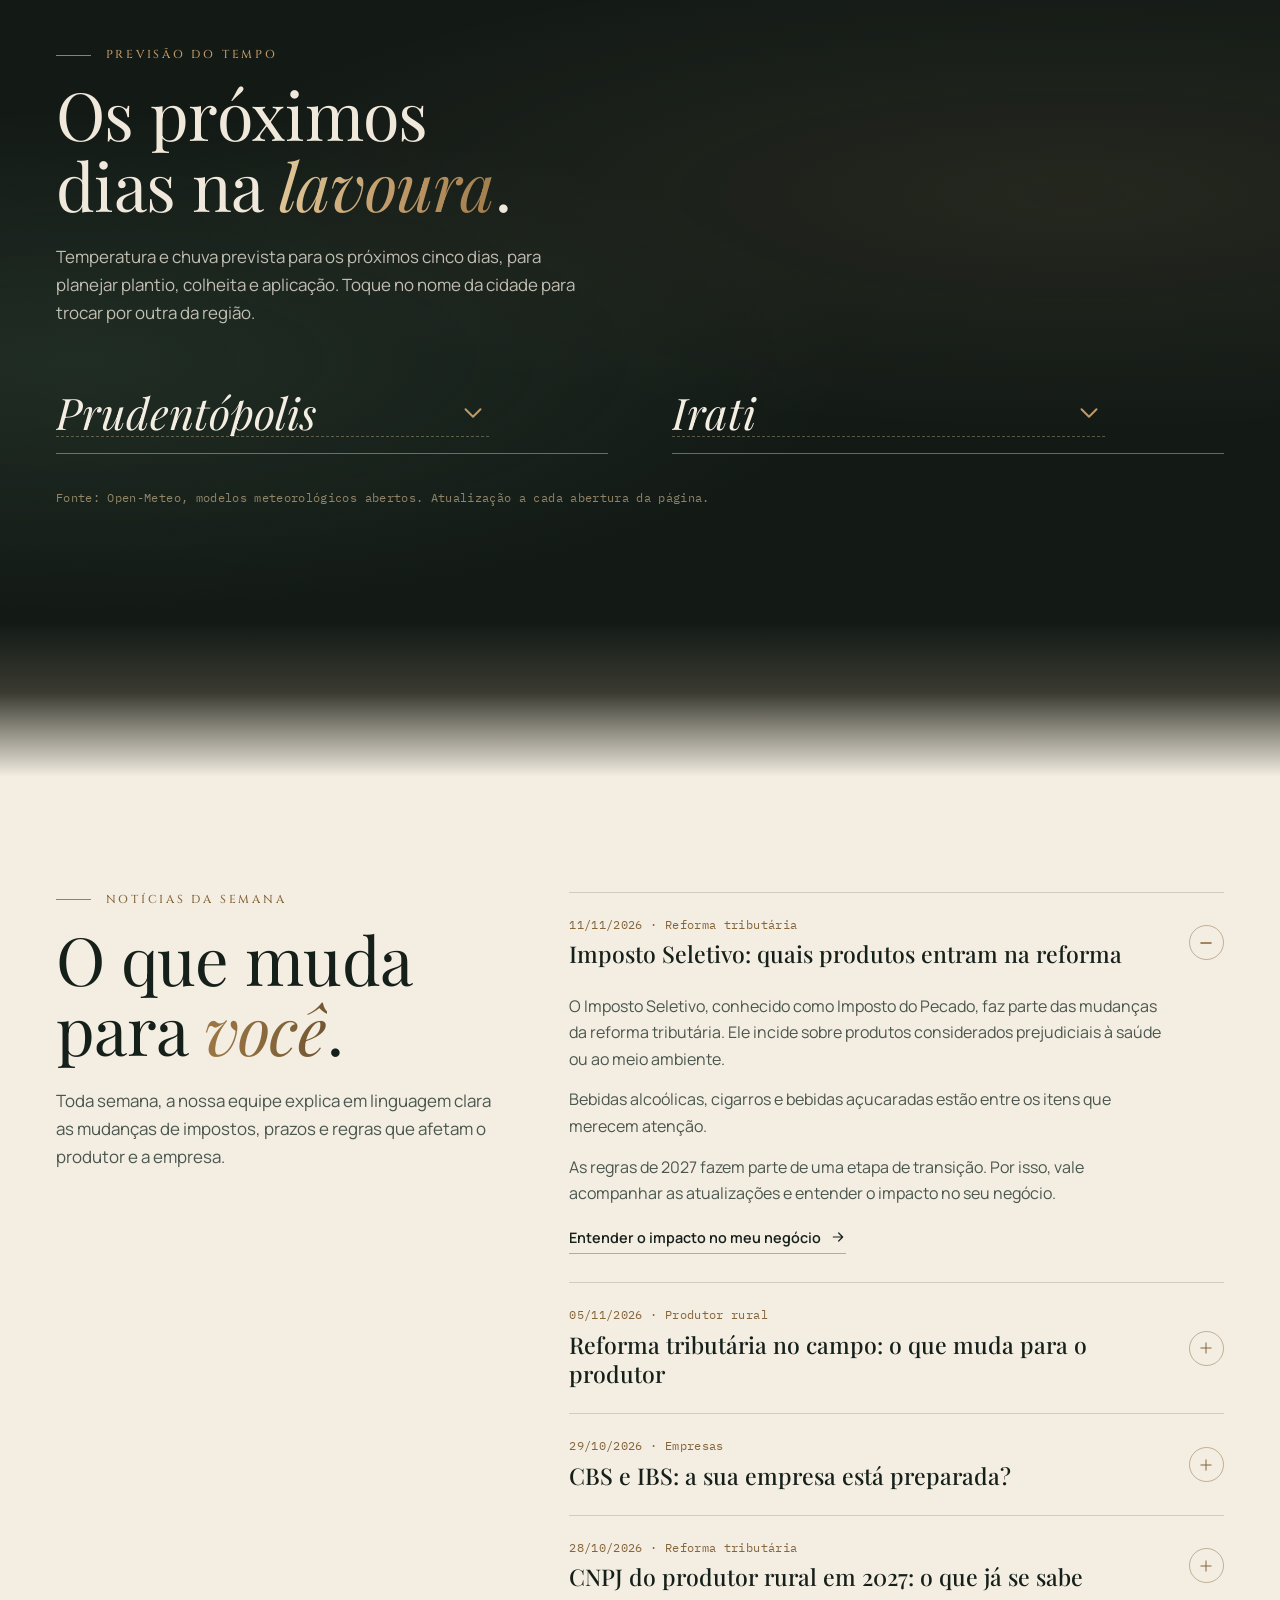
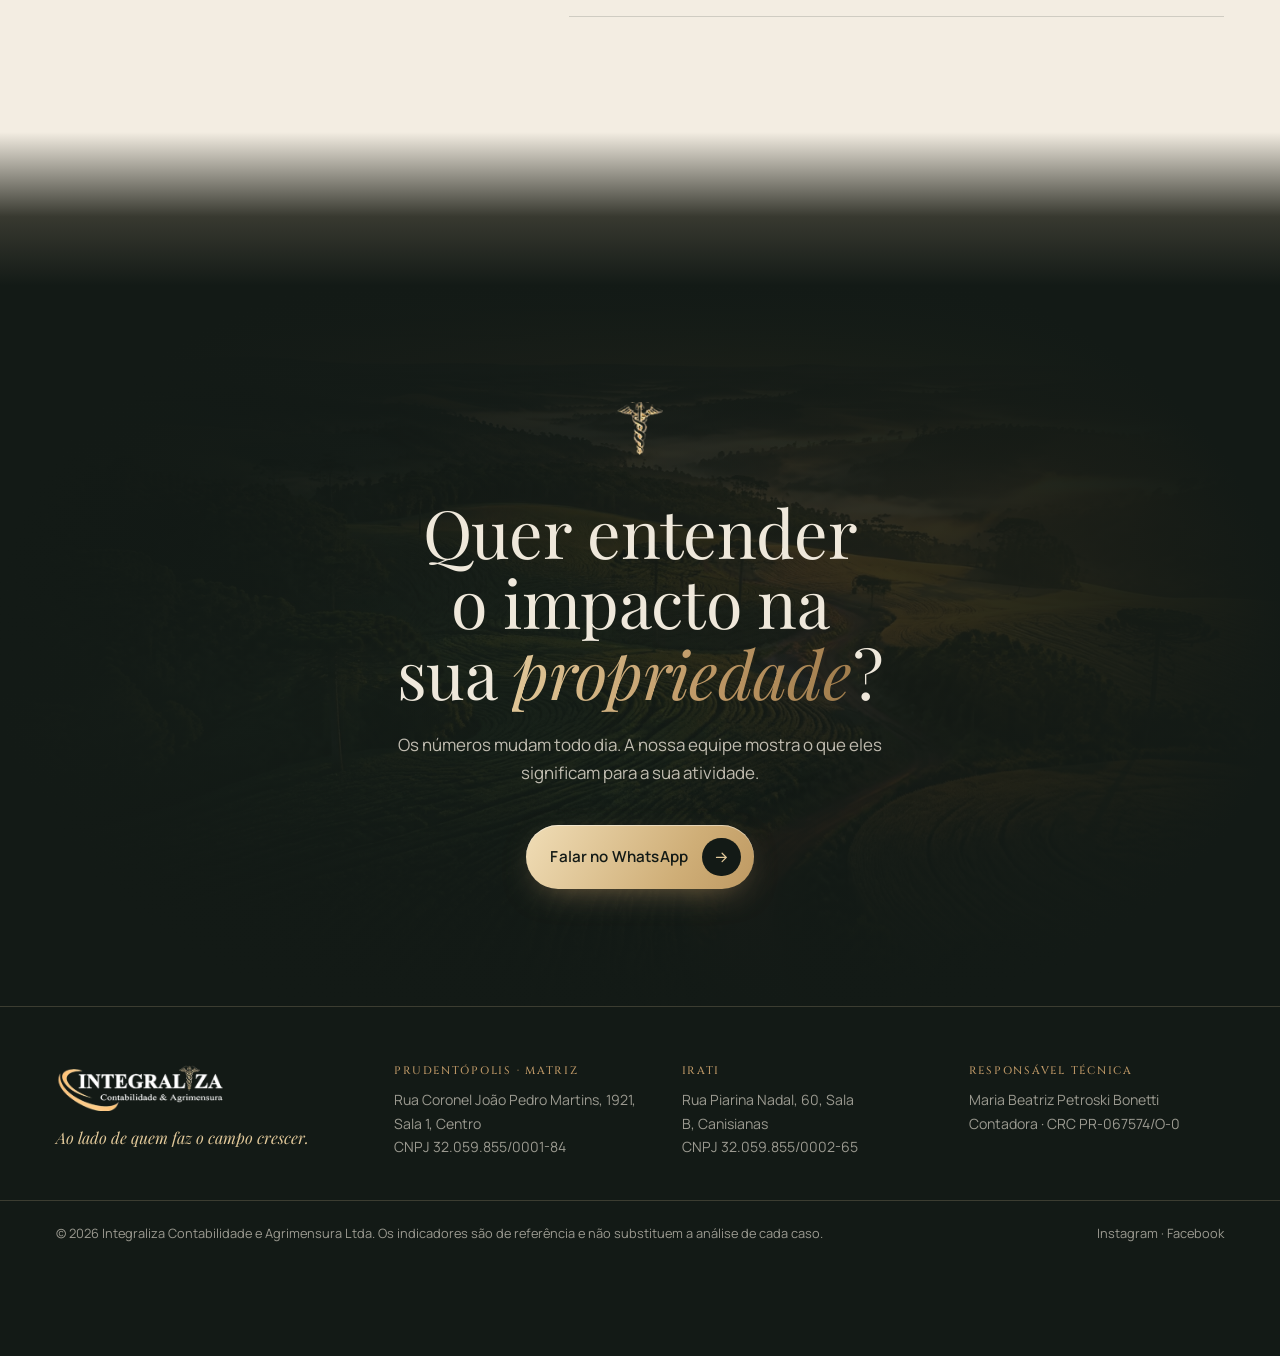
<file: portal/index.html>
<!DOCTYPE html>
<html lang="pt-BR" class="no-js sem-intro">
<head>
<meta charset="utf-8">
<meta name="viewport" content="width=device-width, initial-scale=1, viewport-fit=cover">
<title>Painel do agro | Integraliza Contabilidade e Agrimensura</title>
<meta name="description" content="Selic, dólar, IPCA, preços recebidos pelo produtor no Paraná e a previsão do tempo de Prudentópolis e Irati, com as notícias que mudam a vida do produtor rural.">
<meta name="robots" content="noindex, nofollow">
<meta property="og:type" content="website">
<meta property="og:locale" content="pt_BR">
<meta property="og:title" content="Painel do agro · Integraliza">
<meta property="og:description" content="Selic, dólar, inflação, preços do campo e a previsão do tempo de Prudentópolis e Irati.">
<meta property="og:image" content="https://integraliza.rkperformance.com.br/assets/img/og.jpg">
<meta name="theme-color" content="#131A16">
<link rel="icon" href="../assets/img/favicon.png" type="image/png">
<link rel="preload" href="../assets/fonts/playfair-display-400-500.woff2" as="font" type="font/woff2" crossorigin>
<link rel="preload" href="../assets/fonts/playfair-display-400-500-italic.woff2" as="font" type="font/woff2" crossorigin>
<link rel="preload" href="../assets/fonts/manrope-400-600.woff2" as="font" type="font/woff2" crossorigin>
<link rel="stylesheet" href="../assets/site.css?v=2">
<link rel="stylesheet" href="../assets/portal.css">
<script>document.documentElement.classList.replace('no-js','js')</script>
</head>
<body class="pagina-portal">
<a class="pular" href="#conteudo">Pular para o conteúdo</a>
<div class="grao" aria-hidden="true"></div>

<header class="topo fixo">
  <div class="wrap">
    <a class="logo" href="../" aria-label="Integraliza Contabilidade e Agrimensura, início"><img src="../assets/img/logo.webp" alt="Integraliza Contabilidade e Agrimensura" width="800" height="227"></a>
    <nav class="menu" aria-label="Seções">
      <a href="../#servicos">Serviços</a>
      <a href="../#agrimensura">Agrimensura</a>
      <a href="./" aria-current="page">Painel do agro</a>
      <a href="../#unidades">Unidades</a>
      <a href="../#duvidas">Dúvidas</a>
    </nav>
    <a class="btn btn-ouro btn-topo" href="https://wa.me/5542998128870" data-msg="Olá! Vi o Painel do agro no site e gostaria de falar com a Integraliza." target="_blank" rel="noopener">Falar no WhatsApp<i><svg viewBox="0 0 24 24"><path d="M5 12h14M13 6l6 6-6 6"/></svg></i></a>
    <button class="menu-botao" type="button" aria-expanded="false" aria-controls="menu-cel"><span></span><span></span><b>Menu</b></button>
  </div>
</header>
<nav class="menu-cel" id="menu-cel" aria-label="Menu" hidden>
  <a href="../#servicos">Serviços</a>
  <a href="../#agrimensura">Agrimensura</a>
  <a href="./">Painel do agro</a>
  <a href="../#unidades">Unidades</a>
  <a href="../#duvidas">Dúvidas</a>
  <a class="btn btn-ouro" href="https://wa.me/5542998128870" data-msg="Olá! Vi o Painel do agro no site e gostaria de falar com a Integraliza." target="_blank" rel="noopener">Falar no WhatsApp<i><svg viewBox="0 0 24 24"><path d="M5 12h14M13 6l6 6-6 6"/></svg></i></a>
</nav>

<main id="conteudo">
<section class="portal-topo">
  <img class="portal-curvas" src="../assets/img/curvas-hero.svg" alt="" aria-hidden="true">
  <div class="wrap">
    <p class="rotulo">Painel do agro · Prudentópolis e Irati</p>
    <h1>O mercado do produtor, <em>hoje</em>.</h1>
    <p class="lead">Selic, dólar, inflação, o preço que o produtor recebe no Paraná e a previsão do tempo das duas cidades, sempre atualizados. E as notícias que mudam a rotina do produtor, explicadas pela nossa equipe.</p>
    <p class="portal-status"><i></i><span id="status">Carregando os dados de hoje</span></p>
    <nav class="portal-atalhos" aria-label="Atalhos do painel">
      <a href="#indicadores">Juros e câmbio</a><a class="so-campo" href="#campo" hidden>Preços do campo</a><a href="#tempo">Previsão do tempo</a><a href="#noticias">Notícias da semana</a>
    </nav>
  </div>
</section>

<section class="bloco noite indicadores" id="indicadores">
  <div class="wrap">
    <div class="titulo-secao reveal">
      <p class="rotulo">Juros, câmbio e inflação</p>
      <h2>O dinheiro do <em>campo</em>.</h2>
      <p class="texto">A Selic pesa no custo do crédito rural, o dólar mexe no preço da soja e dos insumos, e o IPCA mostra quanto o dinheiro perdeu de valor.</p>
    </div>
    <div class="indic-grade">
      <article class="indic reveal" id="i-selic">
        <p class="indic-rot">Selic</p>
        <p class="indic-valor"><b data-campo="valor">13,75</b><span>% ao ano</span></p>
        <p class="indic-sub" data-campo="sub">meta definida pelo Copom</p>
        <div class="spark-box"><svg class="spark" viewBox="0 0 240 64" preserveAspectRatio="none" aria-hidden="true"></svg><i class="spark-guia" aria-hidden="true"></i><i class="spark-ponto" aria-hidden="true"></i><span class="spark-tip" role="status"></span></div>
        <p class="indic-pe" data-campo="pe">últimos 24 meses</p>
      </article>
      <article class="indic reveal d1" id="i-dolar">
        <p class="indic-rot">Dólar</p>
        <p class="indic-valor"><span class="pre">R$</span><b data-campo="valor">5,34</b></p>
        <p class="indic-sub" data-campo="sub">PTAX de venda do Banco Central</p>
        <div class="spark-box"><svg class="spark" viewBox="0 0 240 64" preserveAspectRatio="none" aria-hidden="true"></svg><i class="spark-guia" aria-hidden="true"></i><i class="spark-ponto" aria-hidden="true"></i><span class="spark-tip" role="status"></span></div>
        <p class="indic-pe" data-campo="pe">últimos 90 dias</p>
      </article>
      <article class="indic reveal d2" id="i-ipca">
        <p class="indic-rot">IPCA</p>
        <p class="indic-valor"><b data-campo="valor">4,58</b><span>% em 12 meses</span></p>
        <p class="indic-sub" data-campo="sub">inflação oficial acumulada</p>
        <div class="spark-box"><svg class="spark" viewBox="0 0 240 64" preserveAspectRatio="none" aria-hidden="true"></svg><i class="spark-guia" aria-hidden="true"></i><i class="spark-ponto" aria-hidden="true"></i><span class="spark-tip" role="status"></span></div>
        <p class="indic-pe" data-campo="pe">últimos 24 meses</p>
      </article>
    </div>
    <p class="fonte">Fonte: Banco Central do Brasil, Sistema Gerenciador de Séries Temporais. Atualização diária automática.</p>
  </div>
</section>

<div class="so-campo" hidden>
<div class="faixa noite-palha"></div>

<section class="bloco palha campo" id="campo">
  <div class="wrap">
    <div class="titulo-secao reveal">
      <p class="rotulo">Preços do campo</p>
      <h2>Quanto vale a <em>safra</em>.</h2>
      <p class="texto">O preço médio que o produtor recebe no Paraná, levantado todo mês pela Secretaria da Agricultura. Soja, fumo, feijão e milho somam mais de R$ 1,2 bilhão em produção em Prudentópolis e Irati (IBGE, 2024).</p>
    </div>
    <div class="cotacoes reveal" role="table" aria-label="Preços recebidos pelo produtor no Paraná">
      <div class="cot cot-cab" role="row"><span role="columnheader">Produto</span><span role="columnheader">Preço ao produtor</span><span role="columnheader">No mês</span><span role="columnheader">Em 12 meses</span><span role="columnheader">Referência</span></div>
      <div id="cotacoes-linhas"></div>
    </div>
    <p class="fonte">Fonte: Deral/Seab-PR, preço médio recebido pelo agricultor no Paraná (levantamento mensal), via Ipeadata. "No mês" compara com o mês anterior; "em 12 meses", com o mesmo mês do ano passado.</p>
  </div>
</section>

<div class="faixa palha-noite"></div>
</div>

<section class="bloco noite tempo" id="tempo">
  <div class="wrap">
    <div class="titulo-secao reveal">
      <p class="rotulo">Previsão do tempo</p>
      <h2>Os próximos dias na <em>lavoura</em>.</h2>
      <p class="texto">Temperatura e chuva prevista para os próximos cinco dias, para planejar plantio, colheita e aplicação. Toque no nome da cidade para trocar por outra da região.</p>
    </div>
    <div class="tempo-grade">
      <article class="cidade reveal" data-lat="-25.2128" data-lon="-50.9778">
        <div class="cidade-topo"><h3><select class="cidade-escolha" aria-label="Escolher a cidade da primeira previsão"><option>Prudentópolis</option></select></h3><p class="chuva-total"></p></div>
        <ol class="dias"></ol>
      </article>
      <article class="cidade reveal d1" data-lat="-25.4672" data-lon="-50.6511">
        <div class="cidade-topo"><h3><select class="cidade-escolha" aria-label="Escolher a cidade da segunda previsão"><option>Irati</option></select></h3><p class="chuva-total"></p></div>
        <ol class="dias"></ol>
      </article>
    </div>
    <p class="fonte">Fonte: Open-Meteo, modelos meteorológicos abertos. Atualização a cada abertura da página.</p>
  </div>
</section>

<div class="faixa noite-palha"></div>

<section class="bloco palha noticias" id="noticias">
  <div class="wrap noticias-grade">
    <div class="titulo-secao reveal">
      <p class="rotulo">Notícias da semana</p>
      <h2>O que muda para <em>você</em>.</h2>
      <p class="texto">Toda semana, a nossa equipe explica em linguagem clara as mudanças de impostos, prazos e regras que afetam o produtor e a empresa.</p>
    </div>
    <div class="artigos reveal d1">
      <details class="artigo" open>
        <summary><span class="art-meta"><time datetime="2026-11-11">11/11/2026</time> · Reforma tributária</span><span class="art-titulo">Imposto Seletivo: quais produtos entram na reforma</span><i></i></summary>
        <div class="art-corpo">
          <p>O Imposto Seletivo, conhecido como Imposto do Pecado, faz parte das mudanças da reforma tributária. Ele incide sobre produtos considerados prejudiciais à saúde ou ao meio ambiente.</p>
          <p>Bebidas alcoólicas, cigarros e bebidas açucaradas estão entre os itens que merecem atenção.</p>
          <p>As regras de 2027 fazem parte de uma etapa de transição. Por isso, vale acompanhar as atualizações e entender o impacto no seu negócio.</p>
          <a class="art-link" href="https://wa.me/5542998128870" data-msg="Olá! Li no Painel do agro sobre o Imposto Seletivo e gostaria de entender o impacto no meu negócio." target="_blank" rel="noopener">Entender o impacto no meu negócio<svg viewBox="0 0 24 24"><path d="M5 12h14M13 6l6 6-6 6"/></svg></a>
        </div>
      </details>
      <details class="artigo">
        <summary><span class="art-meta"><time datetime="2026-11-05">05/11/2026</time> · Produtor rural</span><span class="art-titulo">Reforma tributária no campo: o que muda para o produtor</span><i></i></summary>
        <div class="art-corpo">
          <p>A chegada do IBS e da CBS traz novas regras para o agronegócio, e nem todo produtor rural terá o mesmo tratamento tributário.</p>
          <ul>
            <li><b>Receita anual inferior a R$ 3,6 milhões:</b> o produtor poderá permanecer como não contribuinte do IBS e da CBS, conforme os critérios previstos na legislação.</li>
            <li><b>Acima desse limite:</b> o produtor poderá ficar sujeito ao regime regular dos novos tributos.</li>
            <li><b>Créditos presumidos:</b> há regras específicas para as operações com produtores rurais não contribuintes.</li>
            <li><b>Cada caso é um caso:</b> o impacto depende do faturamento, das compras, das vendas e do enquadramento de cada produtor.</li>
          </ul>
          <p>Organizar os documentos, acompanhar as mudanças e fazer um bom planejamento tributário será essencial nessa transição.</p>
          <a class="art-link" href="https://wa.me/5542998128870" data-msg="Olá! Li no Painel do agro sobre a reforma tributária para o produtor rural e gostaria de entender o meu caso." target="_blank" rel="noopener">Conversar sobre o meu caso<svg viewBox="0 0 24 24"><path d="M5 12h14M13 6l6 6-6 6"/></svg></a>
        </div>
      </details>
      <details class="artigo">
        <summary><span class="art-meta"><time datetime="2026-10-29">29/10/2026</time> · Empresas</span><span class="art-titulo">CBS e IBS: a sua empresa está preparada?</span><i></i></summary>
        <div class="art-corpo">
          <p>A transição para a CBS e o IBS pede atenção das empresas, principalmente na análise dos custos, dos créditos tributários e da formação de preços.</p>
          <p>Para as empresas do Lucro Presumido e do Lucro Real, entender as novas regras é essencial para avaliar os possíveis impactos na carga tributária, no fluxo de caixa e na rentabilidade.</p>
          <p>As alíquotas de referência e as regras de aplicação precisam ser analisadas com cautela: a transição será gradual, e o impacto depende das características de cada operação.</p>
          <a class="art-link" href="https://wa.me/5542998128870" data-msg="Olá! Li no Painel do agro sobre a CBS e o IBS e gostaria de uma análise da minha empresa." target="_blank" rel="noopener">Pedir uma análise<svg viewBox="0 0 24 24"><path d="M5 12h14M13 6l6 6-6 6"/></svg></a>
        </div>
      </details>
      <details class="artigo">
        <summary><span class="art-meta"><time datetime="2026-10-28">28/10/2026</time> · Reforma tributária</span><span class="art-titulo">CNPJ do produtor rural em 2027: o que já se sabe</span><i></i></summary>
        <div class="art-corpo">
          <p>A partir de 1º de janeiro de 2027, a inscrição no CNPJ passa a ser exigida dos produtores rurais pessoas físicas abrangidos pelas novas regras tributárias. É mais uma etapa da reforma, que traz a CBS e o IBS no lugar de tributos atuais.</p>
          <p>Quatro pontos merecem a atenção do produtor desde já:</p>
          <ul>
            <li><b>Crédito rural e juros:</b> as definições do Plano Safra, as taxas e as condições de financiamento.</li>
            <li><b>CNPJ do produtor rural:</b> quem é abrangido e como fica a rotina de notas e declarações.</li>
            <li><b>Custos dos insumos:</b> fertilizantes, combustíveis e outros insumos podem variar com as novas regras.</li>
            <li><b>CBS e IBS:</b> atenção às notas fiscais e ao enquadramento de cada produtor.</li>
          </ul>
          <p>Cada propriedade tem a sua realidade. Uma conversa com a nossa equipe mostra o que se aplica à sua atividade.</p>
          <a class="art-link" href="https://wa.me/5542998128870" data-msg="Olá! Li no Painel do agro sobre o CNPJ do produtor rural em 2027 e gostaria de entender o meu caso." target="_blank" rel="noopener">Conversar sobre o meu caso<svg viewBox="0 0 24 24"><path d="M5 12h14M13 6l6 6-6 6"/></svg></a>
        </div>
      </details>
    </div>
  </div>
</section>

<div class="faixa palha-noite"></div>

<section class="bloco noite contato" id="contato">
  <div class="contato-foto" aria-hidden="true"><picture><source media="(max-width: 760px)" srcset="../assets/img/hero-celular.avif" type="image/avif"><source media="(max-width: 760px)" srcset="../assets/img/hero-celular.webp" type="image/webp"><source srcset="../assets/img/hero-1600.avif" type="image/avif"><source srcset="../assets/img/hero-1600.webp" type="image/webp"><img src="../assets/img/hero-1600.jpg" alt="" loading="lazy" decoding="async"></picture></div>
  <div class="wrap contato-conteudo reveal">
    <img class="contato-cad" src="../assets/img/caduceu.webp" alt="" aria-hidden="true" width="207" height="240" loading="lazy" decoding="async">
    <h2>Quer entender o impacto na sua <em>propriedade</em>?</h2>
    <p class="texto">Os números mudam todo dia. A nossa equipe mostra o que eles significam para a sua atividade.</p>
    <a class="btn btn-ouro" href="https://wa.me/5542998128870" data-msg="Olá! Vi o Painel do agro no site e gostaria de falar com a Integraliza." target="_blank" rel="noopener">Falar no WhatsApp<i><svg viewBox="0 0 24 24"><path d="M5 12h14M13 6l6 6-6 6"/></svg></i></a>
  </div>
</section>
</main>

<footer class="rodape">
  <div class="wrap rodape-grade">
    <div class="rodape-marca"><img src="../assets/img/logo.webp" alt="Integraliza Contabilidade e Agrimensura" width="800" height="227" loading="lazy"><p>Ao lado de quem faz o campo crescer.</p></div>
    <div><h4>Prudentópolis · Matriz</h4><p>Rua Coronel João Pedro Martins, 1921, Sala 1, Centro<br>CNPJ 32.059.855/0001-84</p></div>
    <div><h4>Irati</h4><p>Rua Piarina Nadal, 60, Sala B, Canisianas<br>CNPJ 32.059.855/0002-65</p></div>
    <div><h4>Responsável técnica</h4><p>Maria Beatriz Petroski Bonetti<br>Contadora · CRC PR-067574/O-0</p></div>
  </div>
  <div class="wrap rodape-fim"><p>© 2026 Integraliza Contabilidade e Agrimensura Ltda. Os indicadores são de referência e não substituem a análise de cada caso.</p><p><a href="https://www.instagram.com/integraliza.contabilidade/" target="_blank" rel="noopener">Instagram</a> · <a href="https://www.facebook.com/integraliza.assessoria/" target="_blank" rel="noopener">Facebook</a></p></div>
</footer>

<script src="../assets/site.js?v=2" defer></script>
<script src="../assets/portal.js" defer></script>
</body>
</html>
</file>
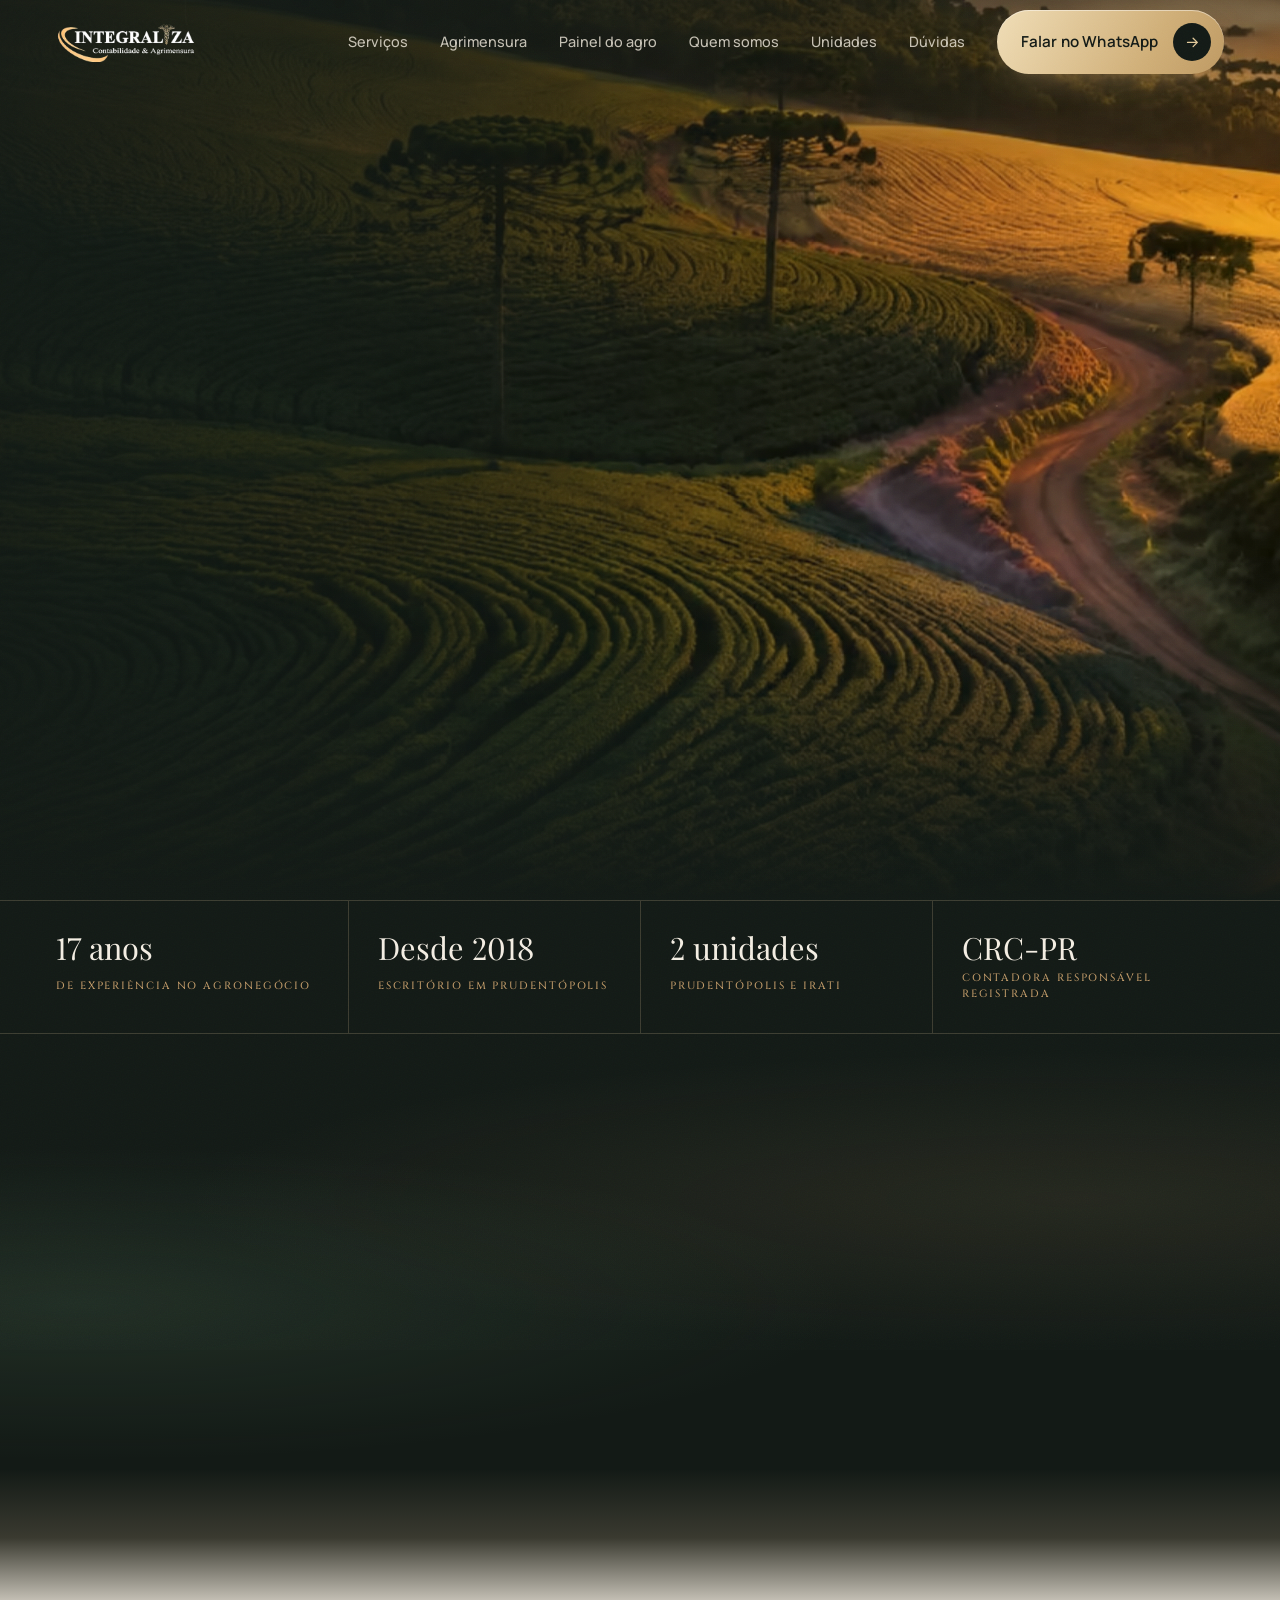
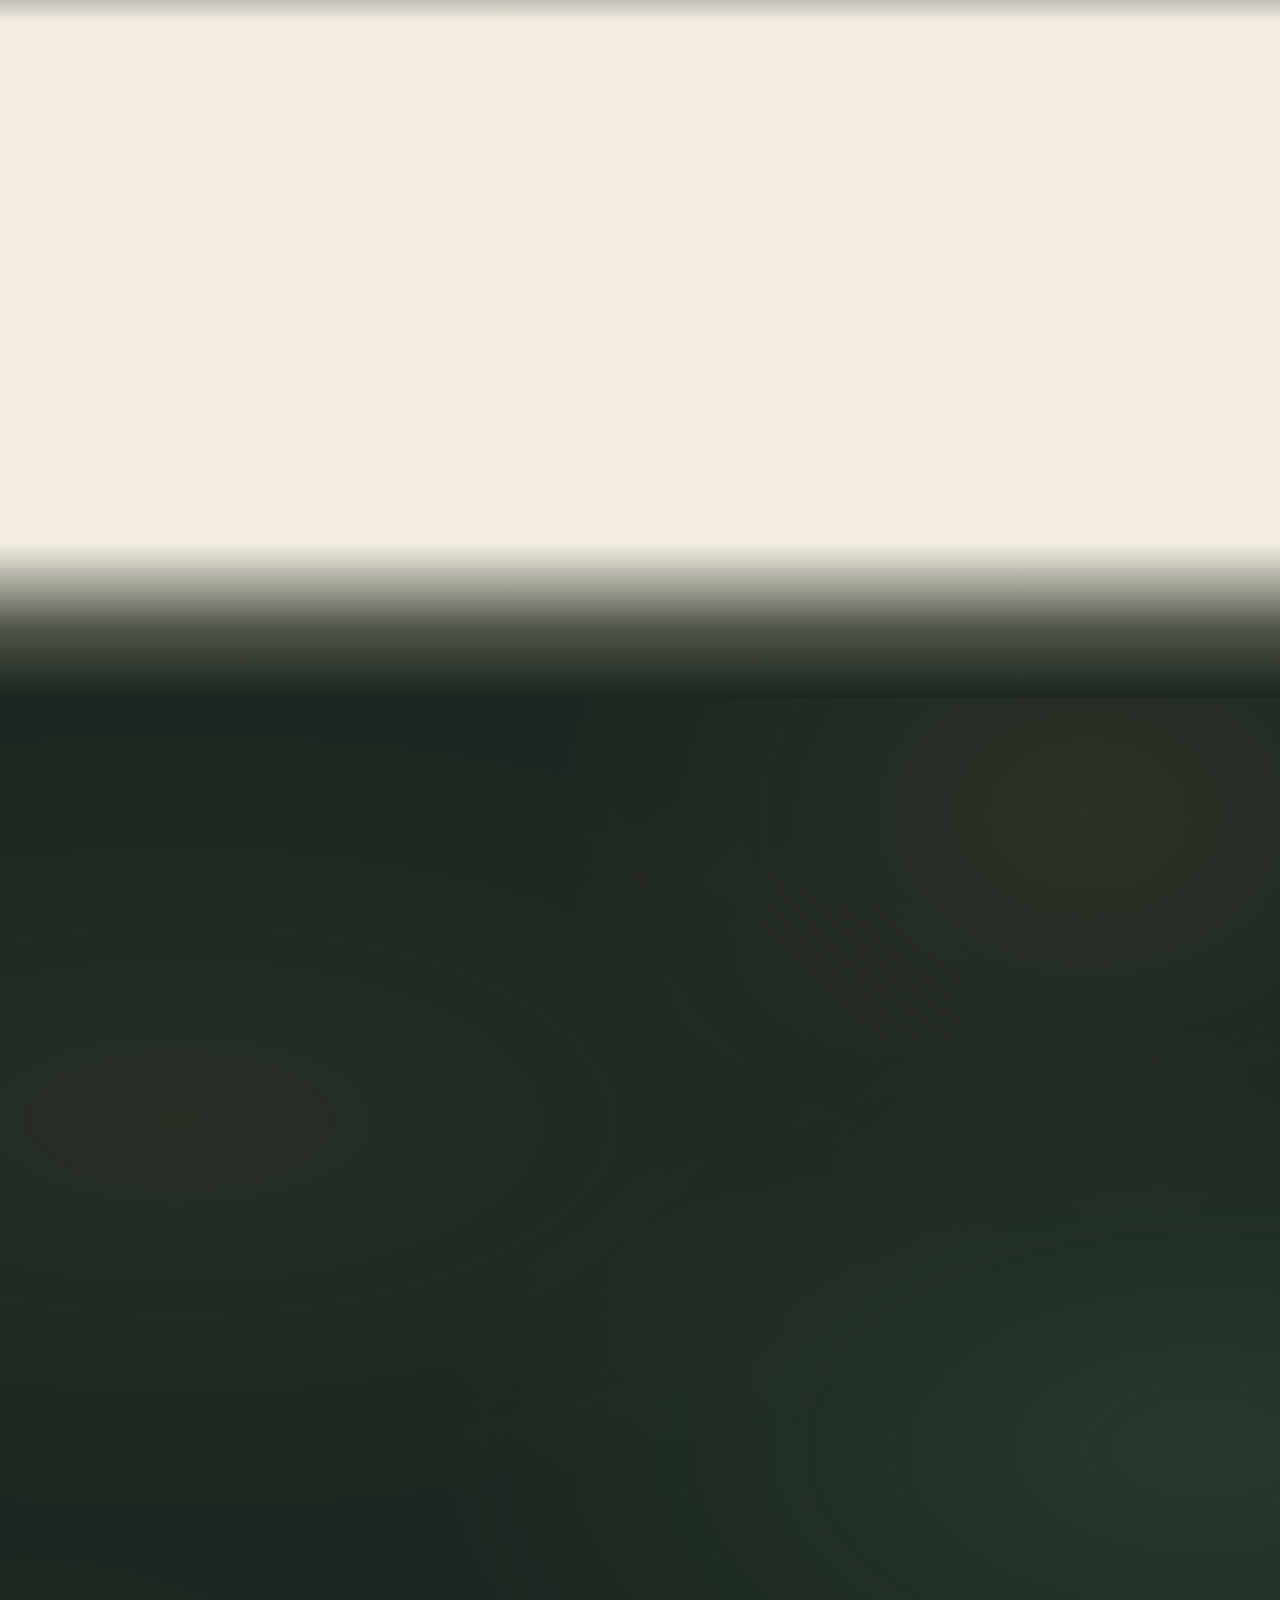
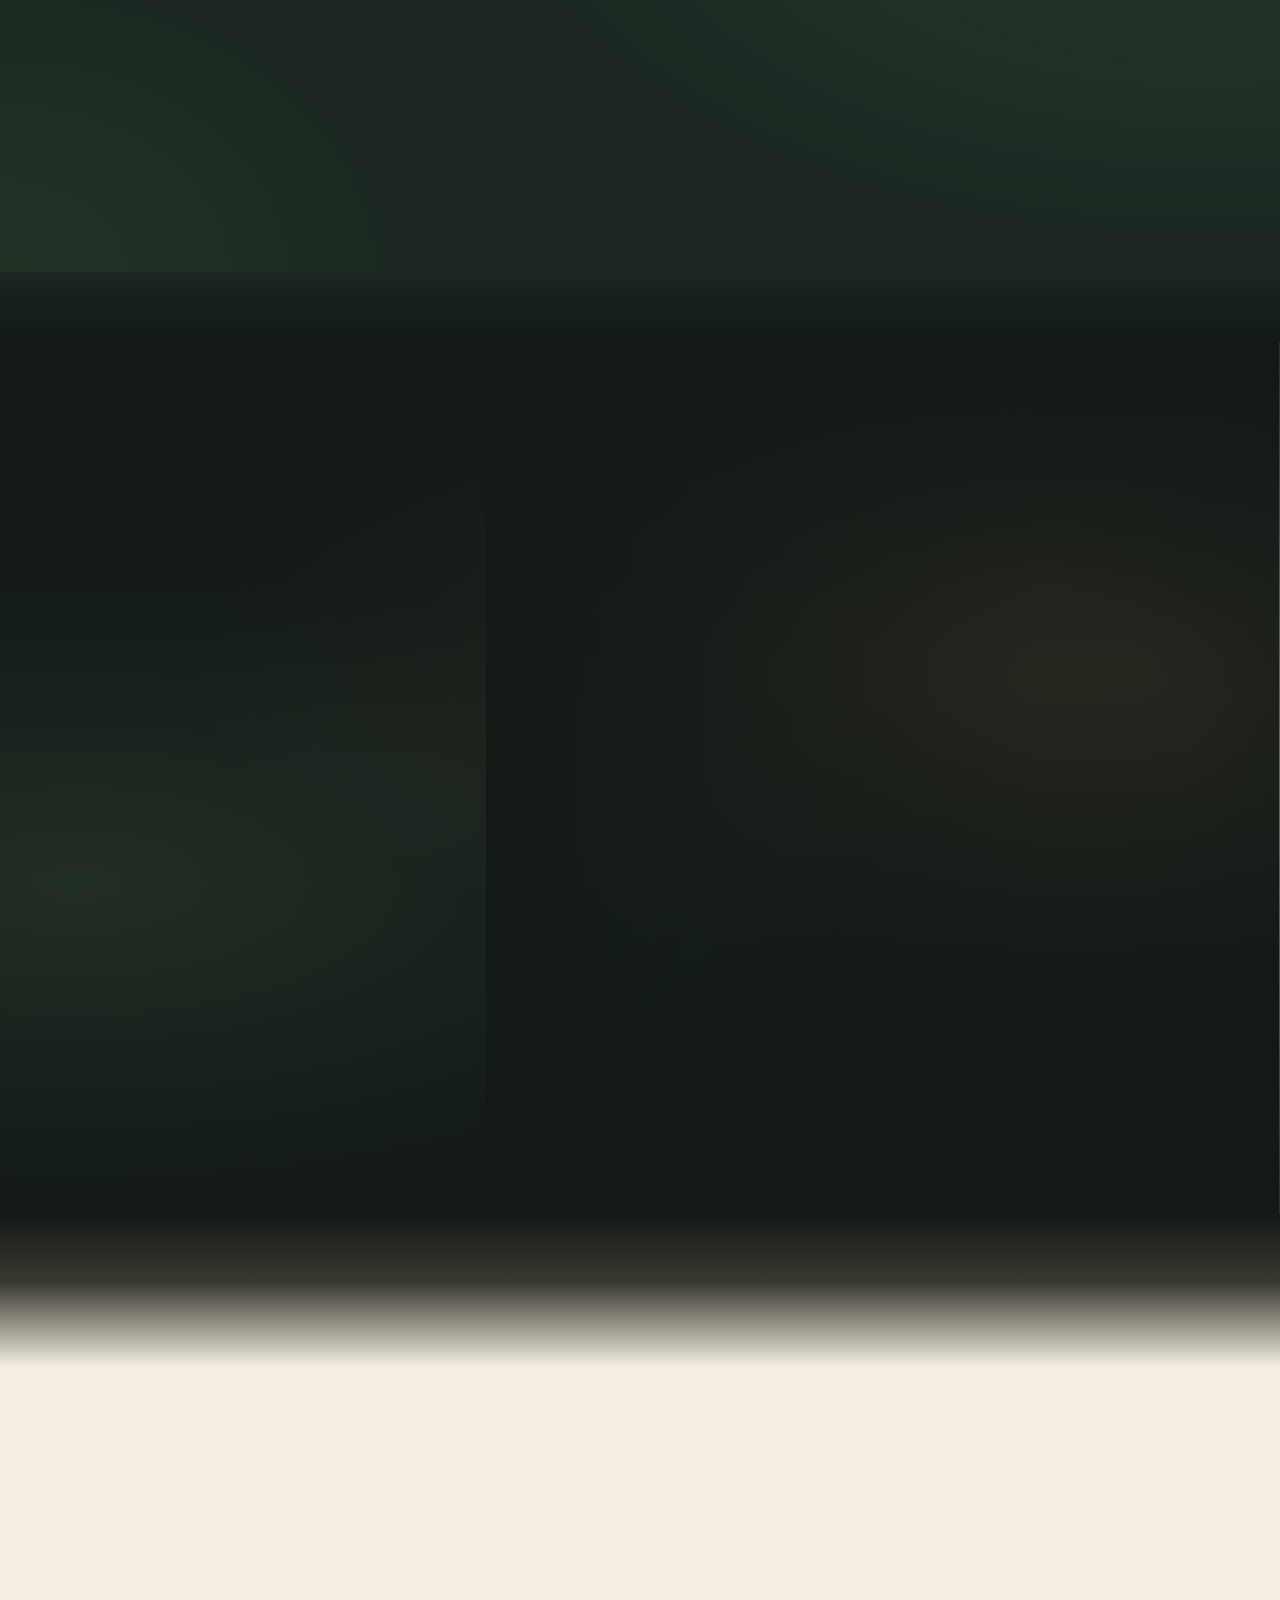
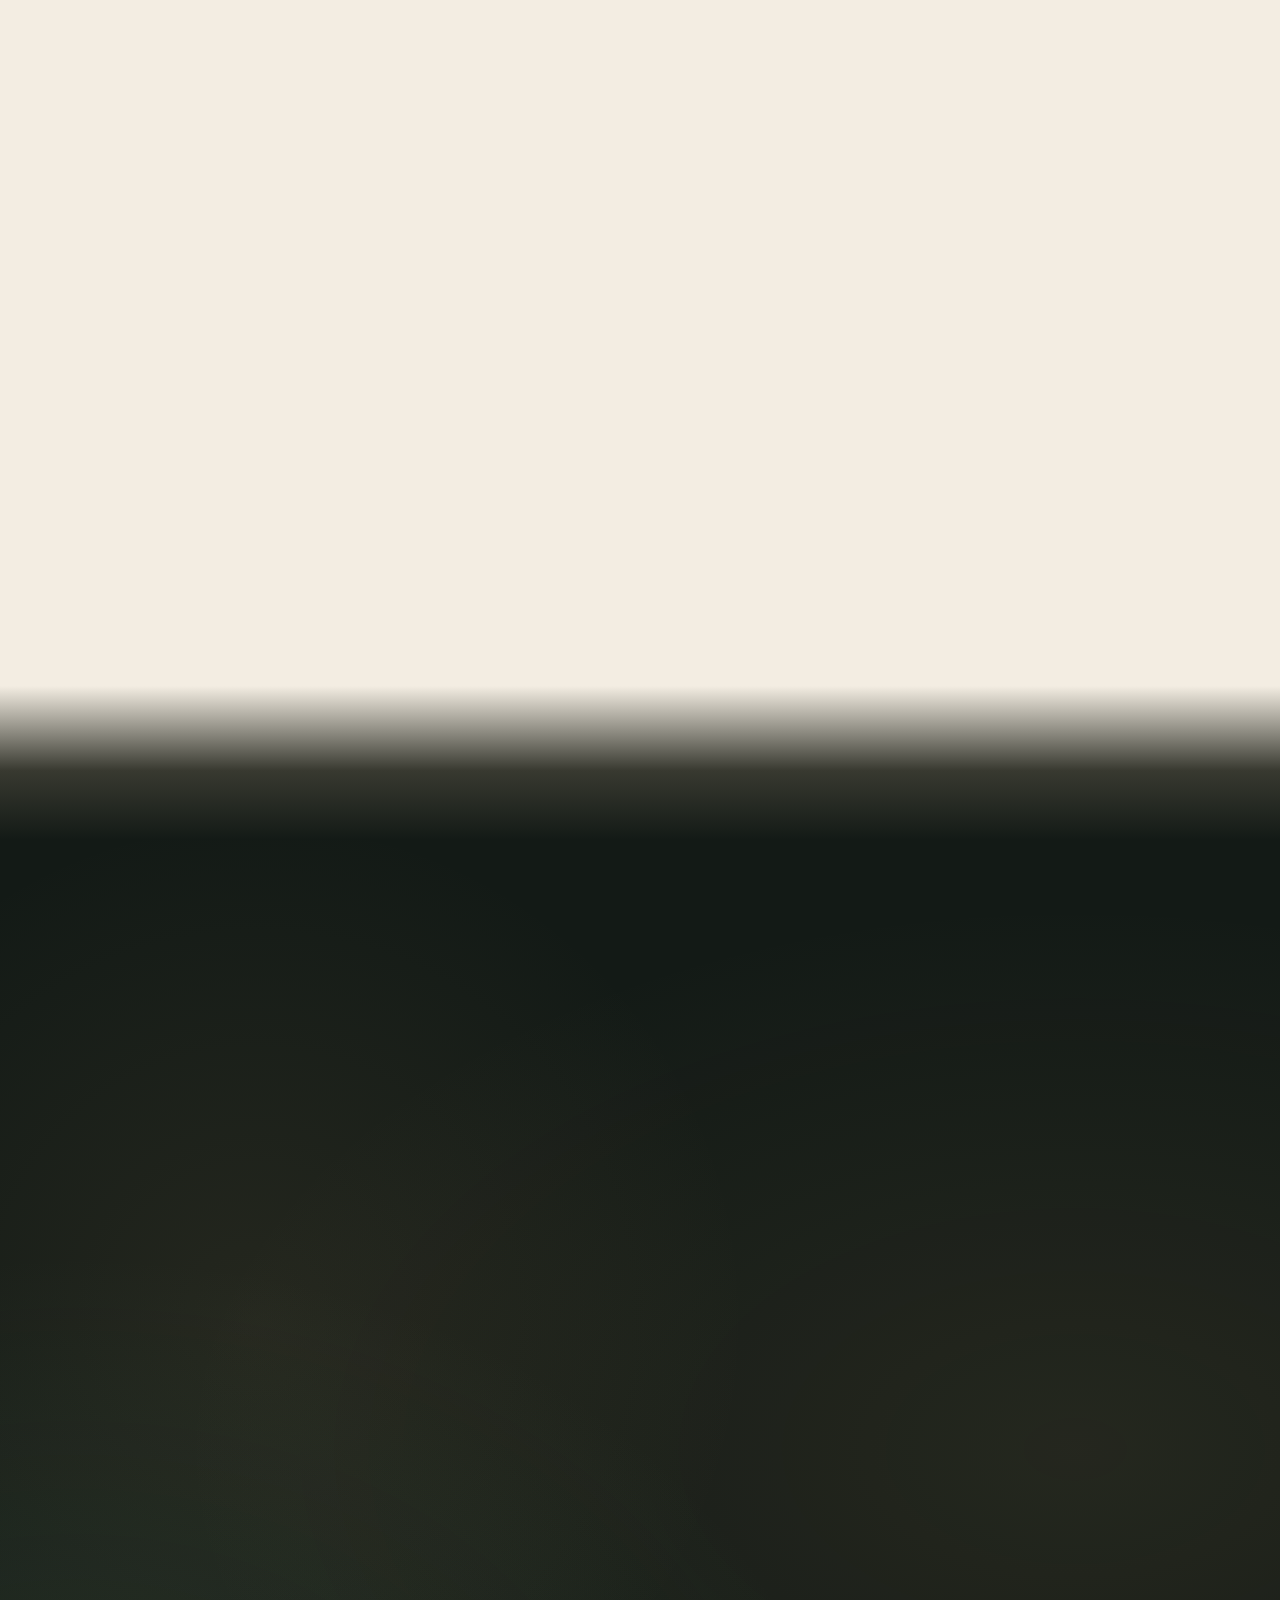
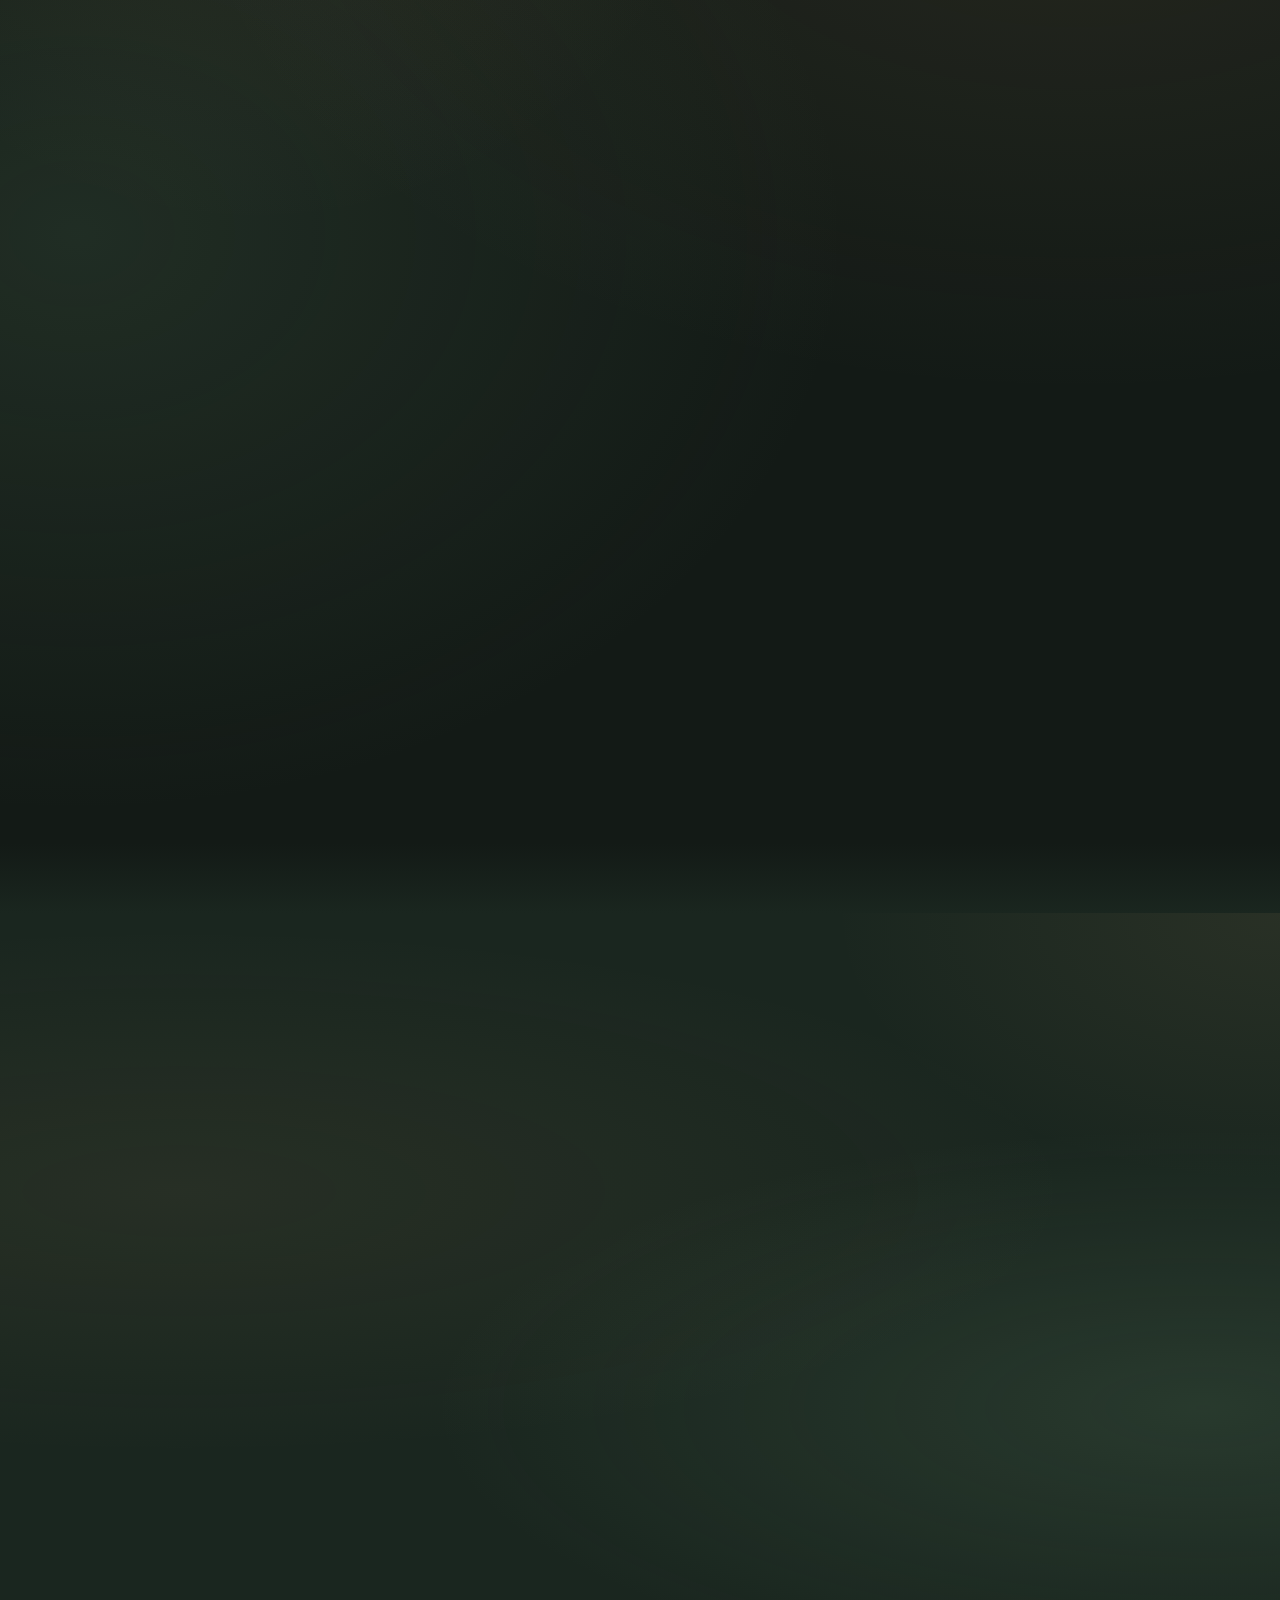
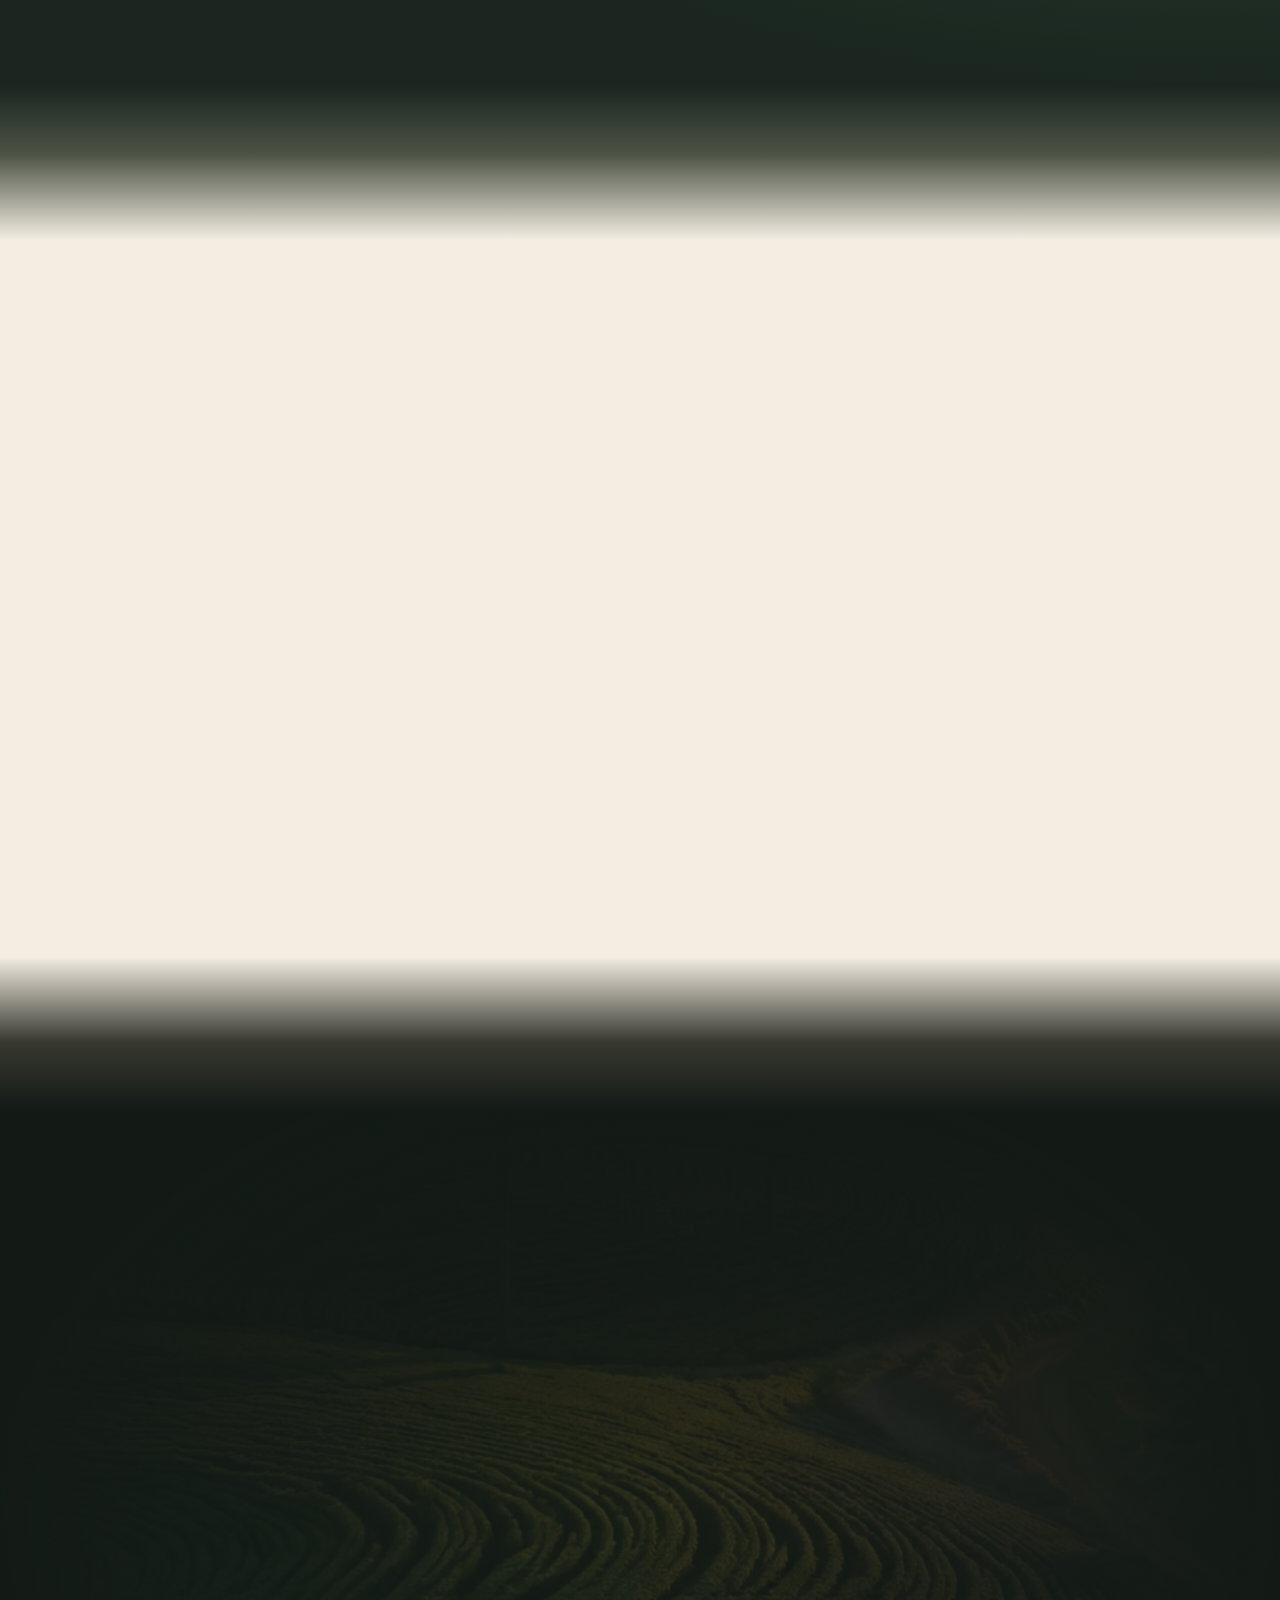
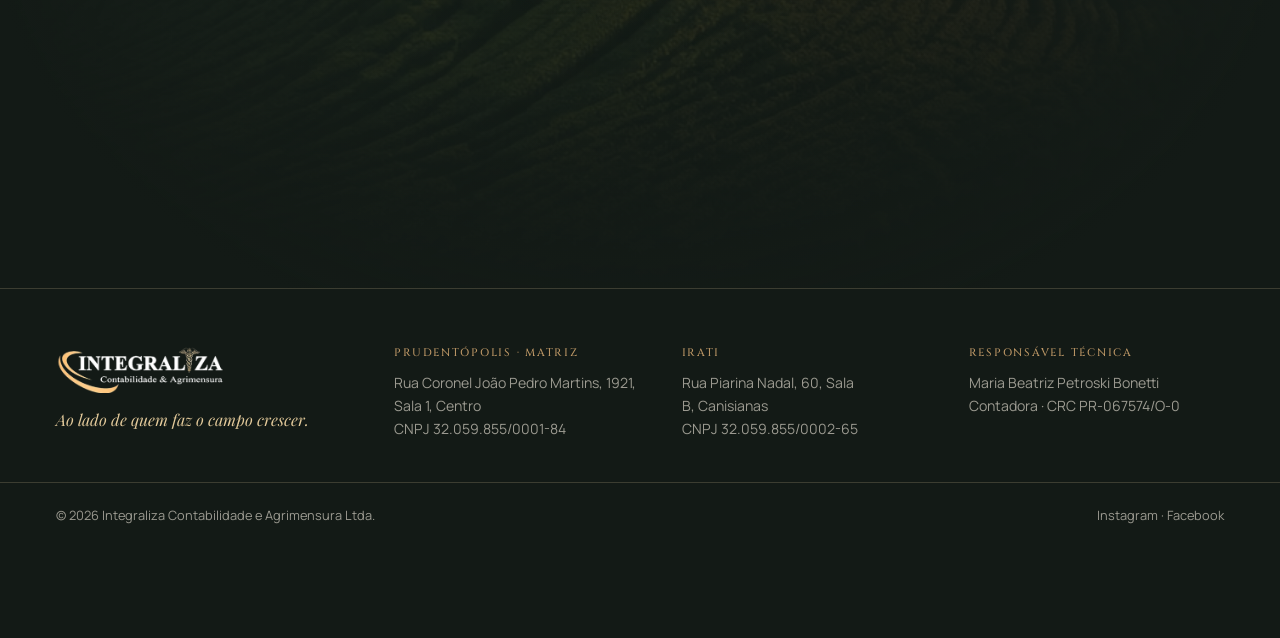
<file: servicos/index.html>
<!DOCTYPE html>
<html lang="pt-BR">
<head>
<meta charset="utf-8">
<title>Serviços | Integraliza</title>
<meta name="robots" content="noindex, nofollow">
<meta http-equiv="refresh" content="0; url=../#servicos">
<link rel="canonical" href="https://integraliza.rkperformance.com.br/#servicos">
</head>
<body><p><a href="../#servicos">Ver os serviços da Integraliza</a></p></body>
</html>
</file>
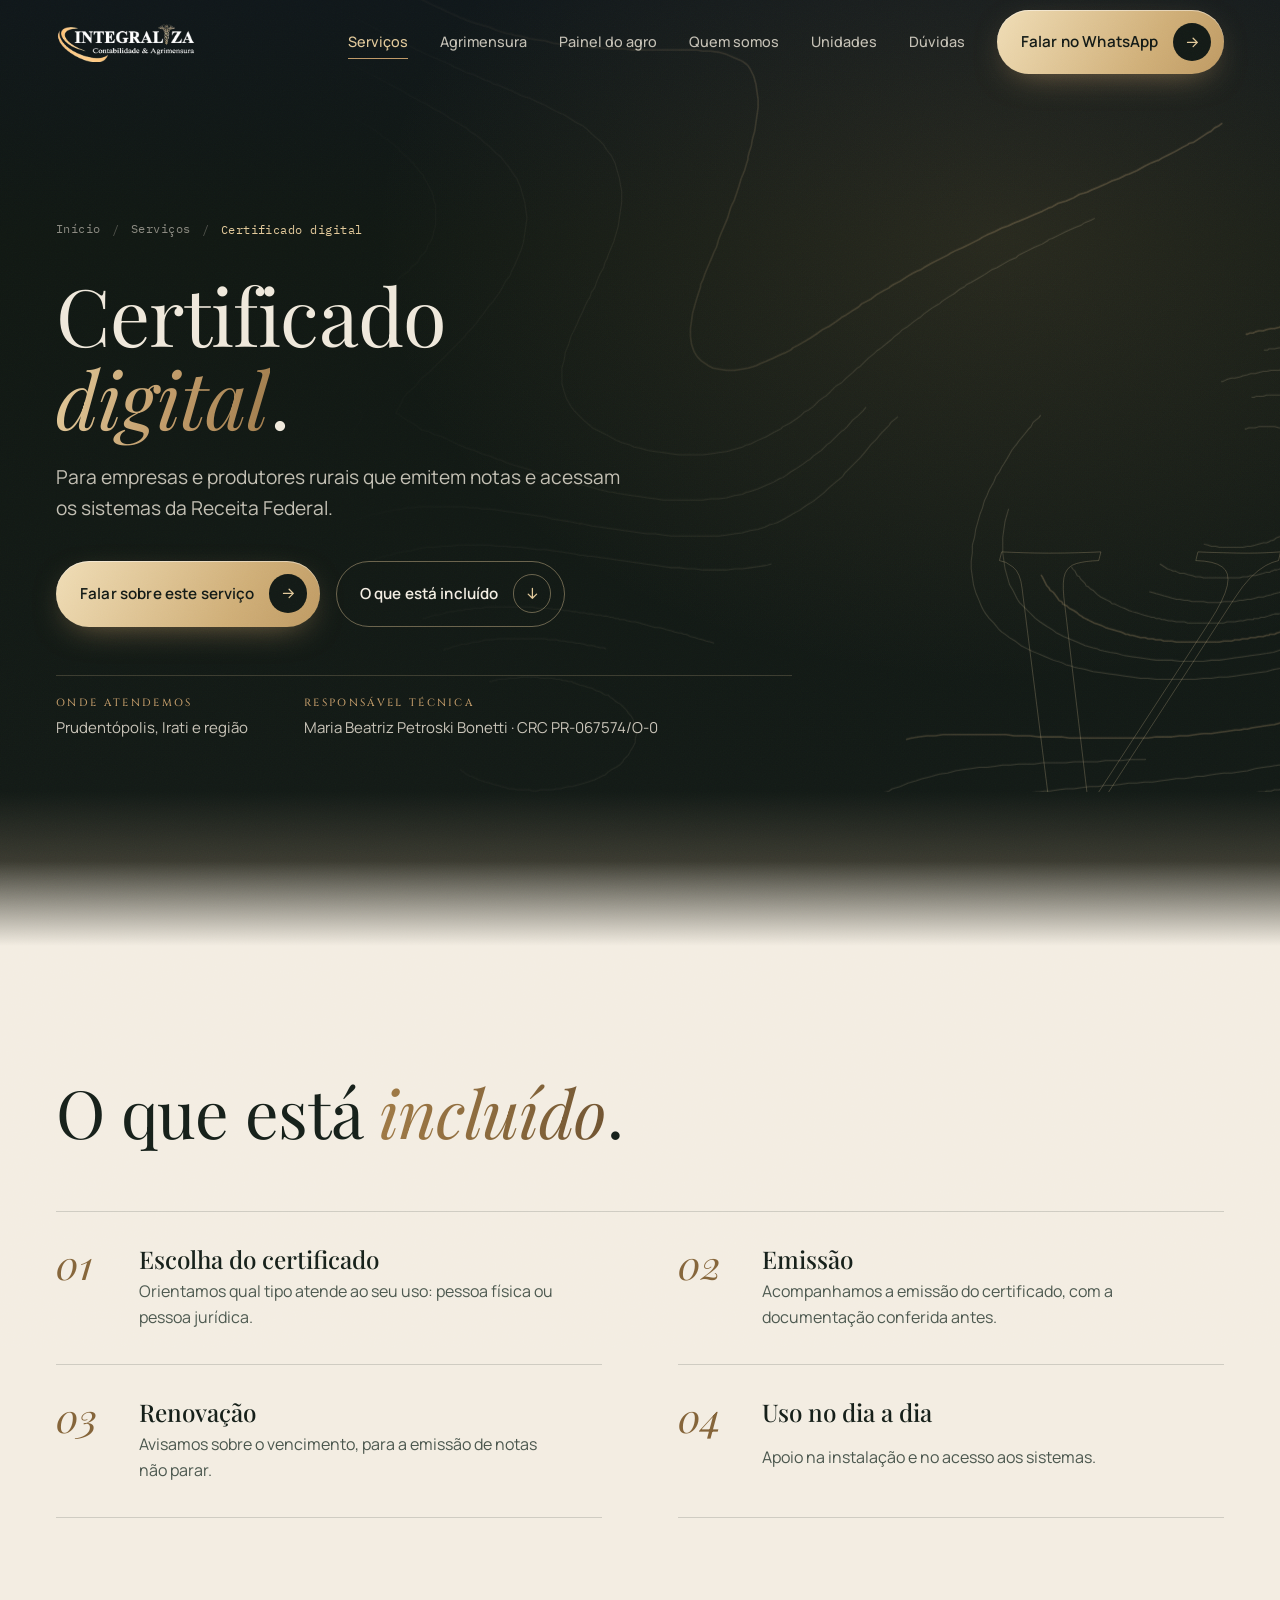
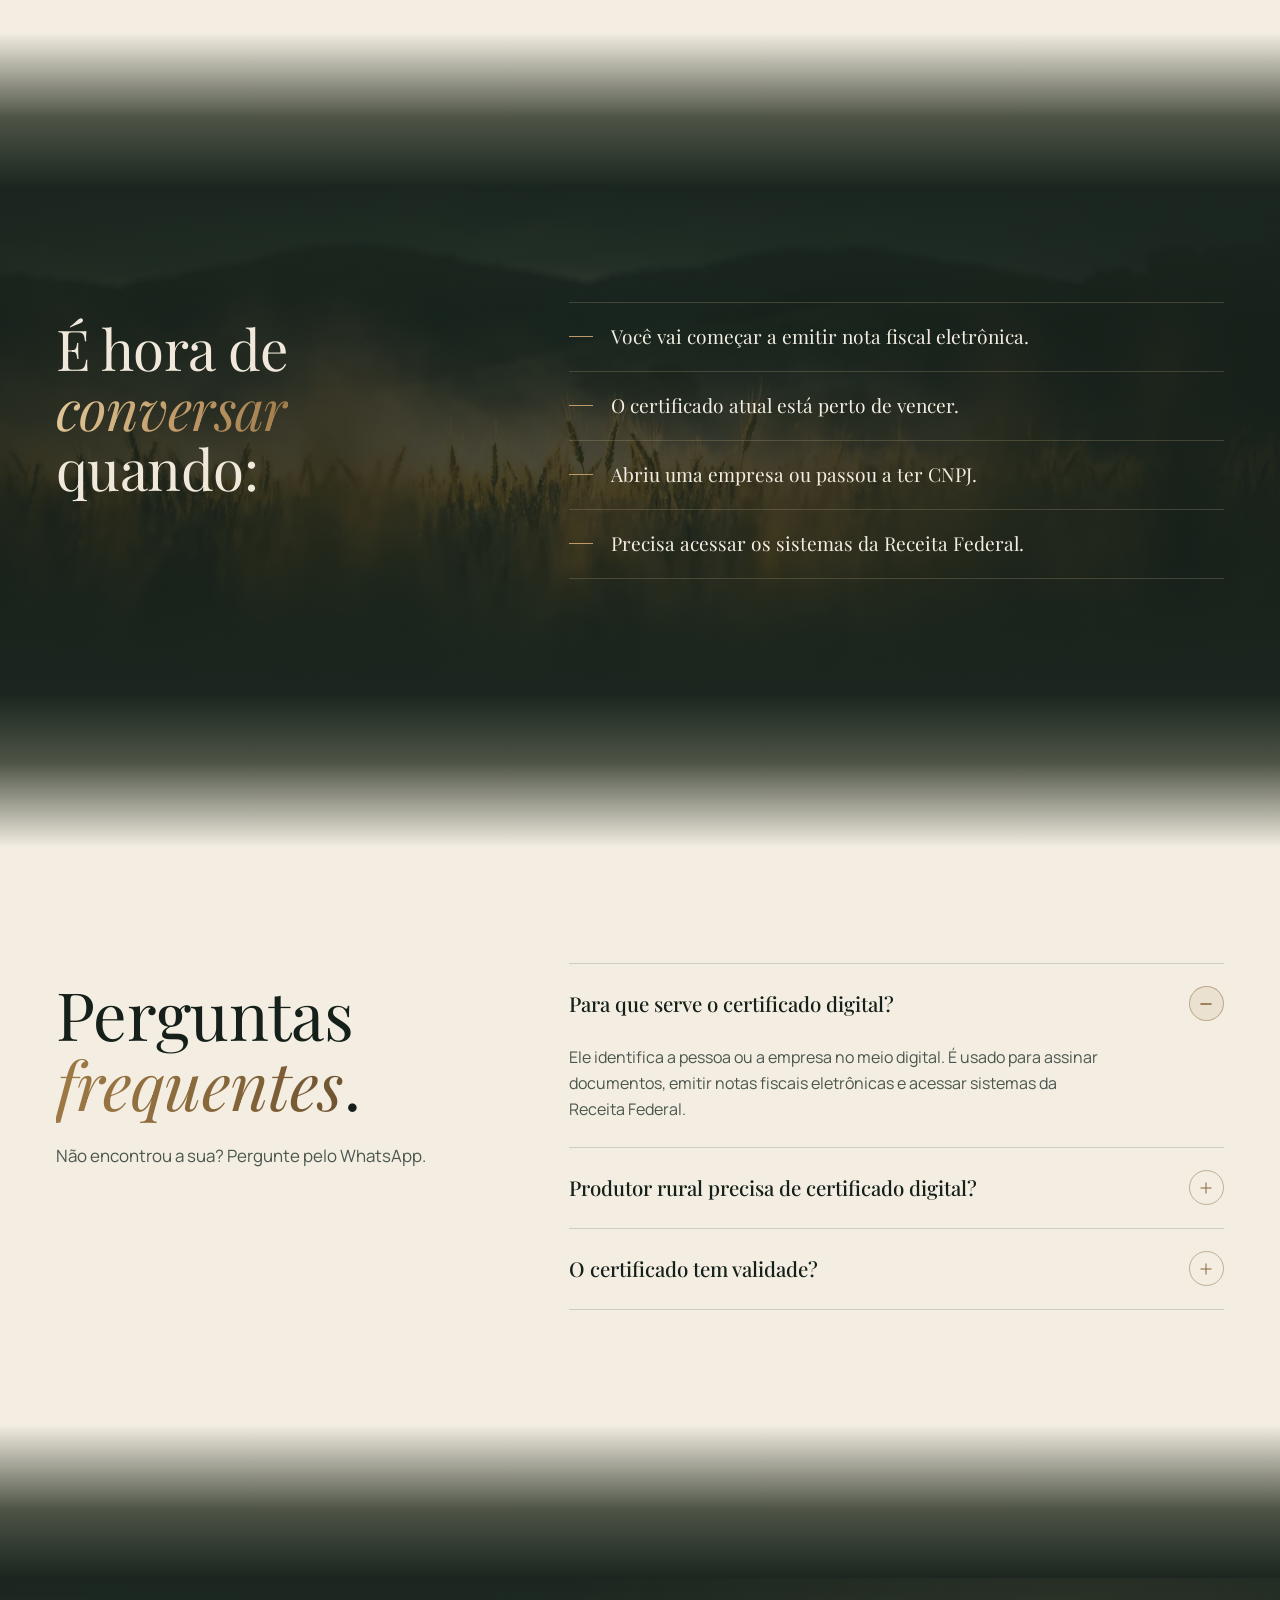
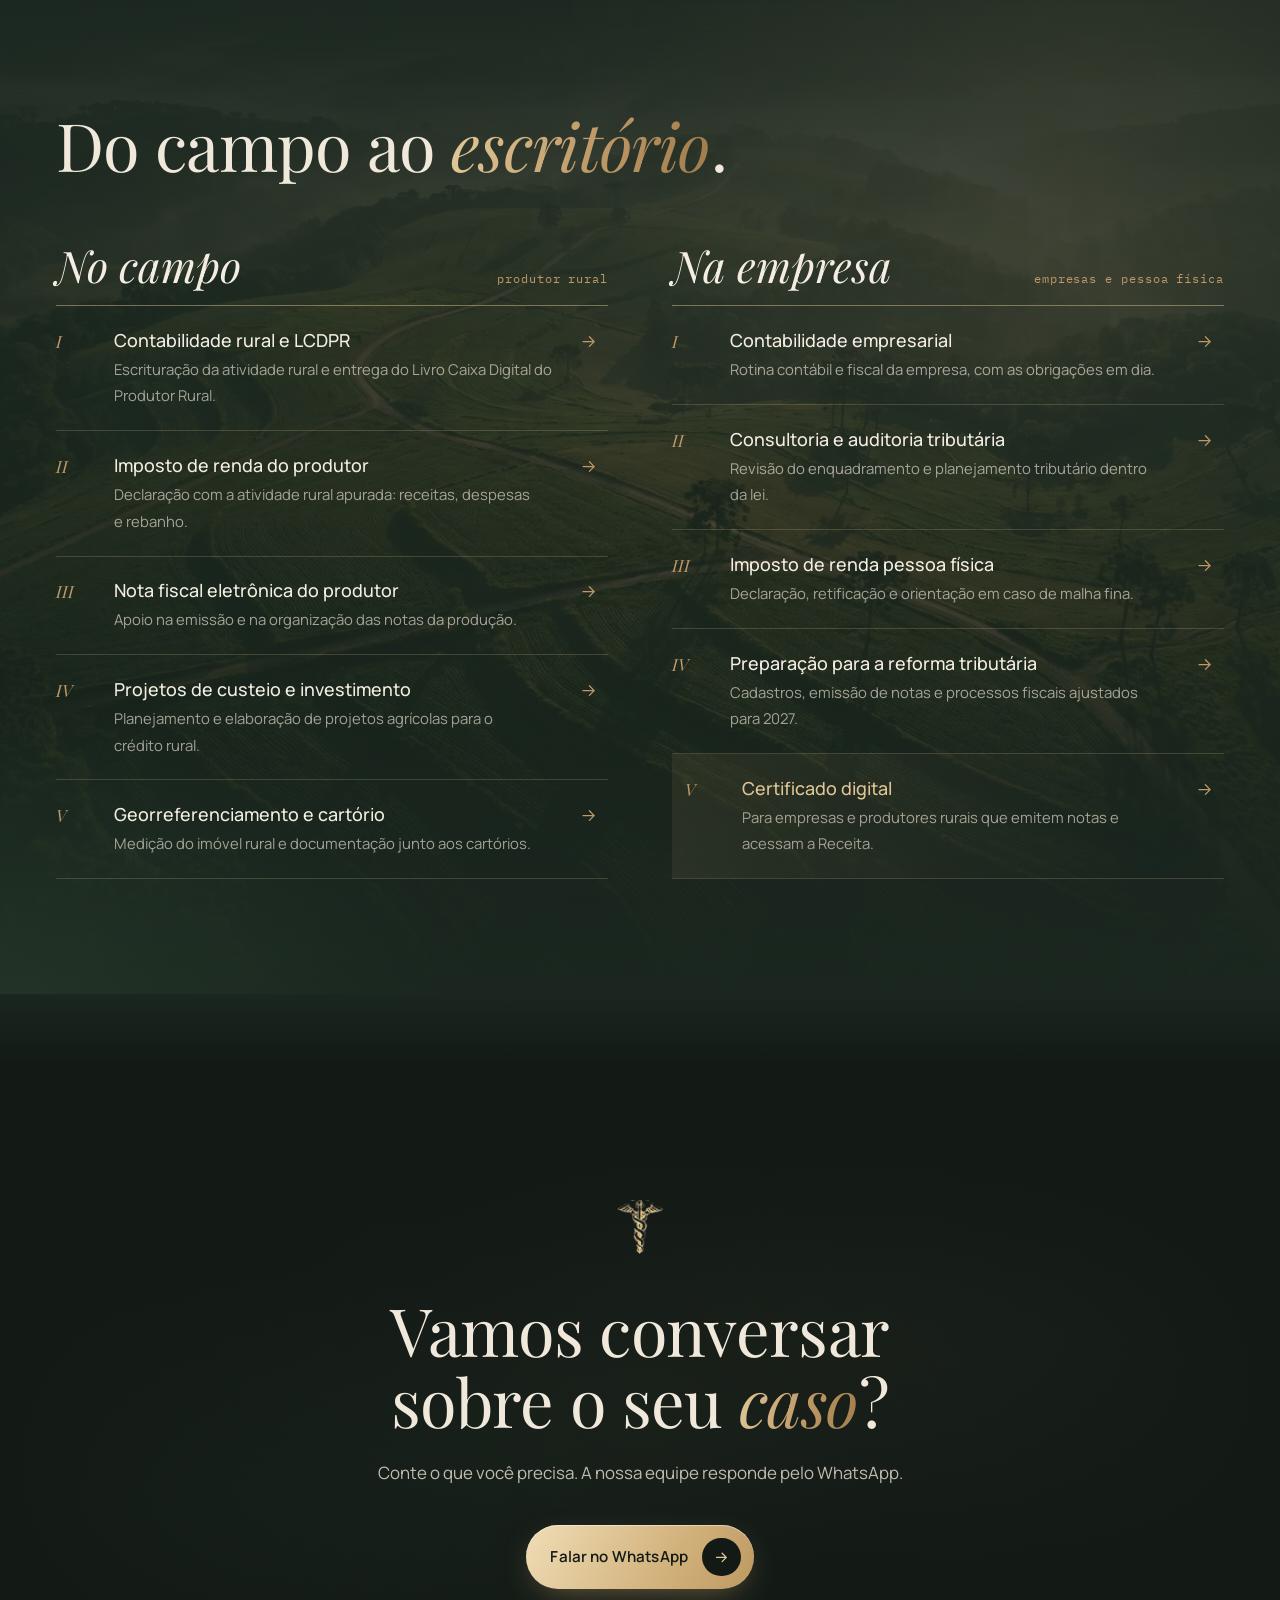
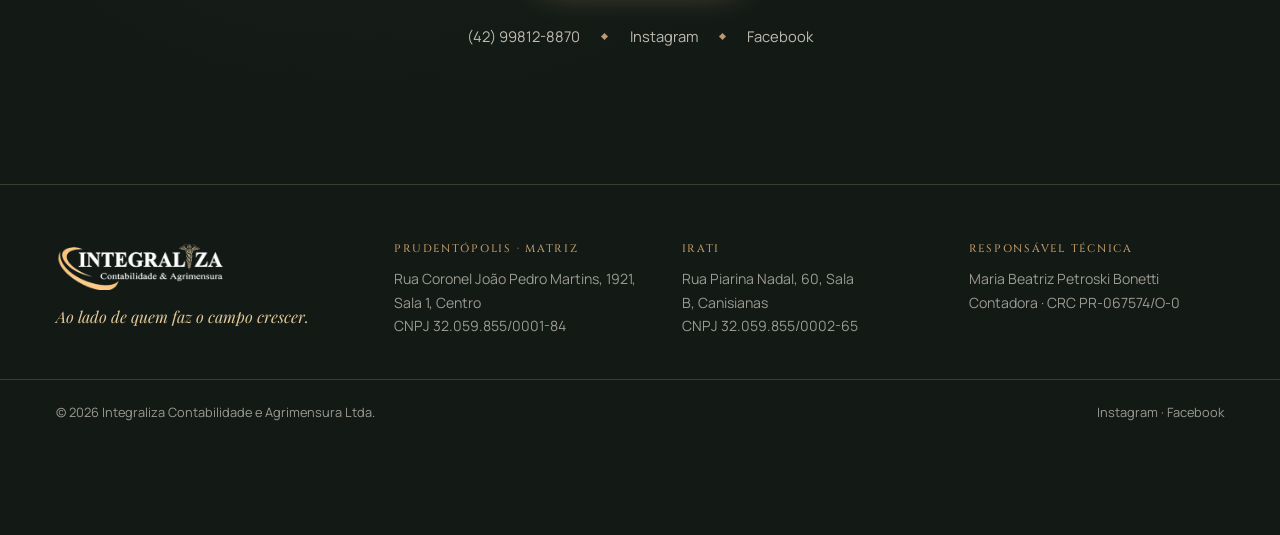
<file: servicos/certificado-digital/index.html>
<!DOCTYPE html>
<html lang="pt-BR" class="no-js sem-intro">
<head>
<meta charset="utf-8">
<meta name="viewport" content="width=device-width, initial-scale=1, viewport-fit=cover">
<title>Certificado digital em Prudentópolis e Irati | Integraliza</title>
<meta name="description" content="Certificado digital em Prudentópolis e Irati para empresas e produtores rurais: orientação na escolha, na emissão e na renovação.">
<meta name="robots" content="noindex, nofollow">
<link rel="canonical" href="https://integraliza.rkperformance.com.br/servicos/certificado-digital/">
<meta property="og:type" content="website">
<meta property="og:locale" content="pt_BR">
<meta property="og:site_name" content="Integraliza Contabilidade e Agrimensura">
<meta property="og:title" content="Certificado digital em Prudentópolis e Irati">
<meta property="og:description" content="Para empresas e produtores rurais que emitem notas e acessam os sistemas da Receita Federal.">
<meta property="og:image" content="https://integraliza.rkperformance.com.br/assets/img/og.jpg">
<meta property="og:url" content="https://integraliza.rkperformance.com.br/servicos/certificado-digital/">
<meta name="twitter:card" content="summary_large_image">
<meta name="theme-color" content="#131A16">
<link rel="icon" href="../../assets/img/favicon.png" type="image/png">
<link rel="preload" href="../../assets/fonts/playfair-display-400-500.woff2" as="font" type="font/woff2" crossorigin>
<link rel="preload" href="../../assets/fonts/playfair-display-400-500-italic.woff2" as="font" type="font/woff2" crossorigin>
<link rel="preload" href="../../assets/fonts/manrope-400-600.woff2" as="font" type="font/woff2" crossorigin>
<link rel="stylesheet" href="../../assets/site.css?v=2">
<link rel="stylesheet" href="../../assets/servico.css">
<script>document.documentElement.classList.replace('no-js','js')</script>
<script type="application/ld+json">{"@context":"https://schema.org","@type":"Service","name":"Certificado digital","serviceType":"Certificado digital","description":"Certificado digital em Prudentópolis e Irati para empresas e produtores rurais: orientação na escolha, na emissão e na renovação.","url":"https://integraliza.rkperformance.com.br/servicos/certificado-digital/","areaServed":[{"@type":"City","name":"Prudentópolis"},{"@type":"City","name":"Irati"}],"provider":{"@type":"AccountingService","name":"Integraliza Contabilidade e Agrimensura","telephone":"+55 42 99812-8870","url":"https://integraliza.rkperformance.com.br/"}}</script>
<script type="application/ld+json">{"@context":"https://schema.org","@type":"BreadcrumbList","itemListElement":[{"@type":"ListItem","position":1,"name":"Início","item":"https://integraliza.rkperformance.com.br/"},{"@type":"ListItem","position":2,"name":"Serviços","item":"https://integraliza.rkperformance.com.br/#servicos"},{"@type":"ListItem","position":3,"name":"Certificado digital","item":"https://integraliza.rkperformance.com.br/servicos/certificado-digital/"}]}</script>
<script type="application/ld+json">{"@context":"https://schema.org","@type":"FAQPage","mainEntity":[{"@type":"Question","name":"Para que serve o certificado digital?","acceptedAnswer":{"@type":"Answer","text":"Ele identifica a pessoa ou a empresa no meio digital. É usado para assinar documentos, emitir notas fiscais eletrônicas e acessar sistemas da Receita Federal."}},{"@type":"Question","name":"Produtor rural precisa de certificado digital?","acceptedAnswer":{"@type":"Answer","text":"Depende da forma como emite as notas e dos sistemas que acessa. Verificamos o seu caso e indicamos o tipo adequado."}},{"@type":"Question","name":"O certificado tem validade?","acceptedAnswer":{"@type":"Answer","text":"Sim. O certificado é emitido com prazo de validade e precisa ser renovado antes do vencimento."}}]}</script>
</head>
<body class="pagina-servico">
<a class="pular" href="#conteudo">Pular para o conteúdo</a>
<div class="grao" aria-hidden="true"></div>

<header class="topo">
  <div class="wrap">
    <a class="logo" href="../../" aria-label="Integraliza Contabilidade e Agrimensura, início"><img src="../../assets/img/logo.webp" alt="Integraliza Contabilidade e Agrimensura" width="800" height="227"></a>
    <nav class="menu" aria-label="Seções">
      <a href="../../#servicos" aria-current="true">Serviços</a>
      <a href="../../#agrimensura">Agrimensura</a>
      <a href="../../portal/">Painel do agro</a>
      <a href="../../#quem-somos">Quem somos</a>
      <a href="../../#unidades">Unidades</a>
      <a href="#duvidas">Dúvidas</a>
    </nav>
    <a class="btn btn-ouro btn-topo" href="https://wa.me/5542998128870" data-msg="Olá! Gostaria de saber mais sobre o certificado digital." target="_blank" rel="noopener">Falar no WhatsApp<i><svg viewBox="0 0 24 24"><path d="M5 12h14M13 6l6 6-6 6"/></svg></i></a>
    <button class="menu-botao" type="button" aria-expanded="false" aria-controls="menu-cel"><span></span><span></span><b>Menu</b></button>
  </div>
</header>
<nav class="menu-cel" id="menu-cel" aria-label="Menu" hidden>
  <a href="../../#servicos">Serviços</a>
  <a href="../../#agrimensura">Agrimensura</a>
  <a href="../../portal/">Painel do agro</a>
  <a href="../../#quem-somos">Quem somos</a>
  <a href="../../#unidades">Unidades</a>
  <a href="#duvidas">Dúvidas</a>
  <a class="btn btn-ouro" href="https://wa.me/5542998128870" data-msg="Olá! Gostaria de saber mais sobre o certificado digital." target="_blank" rel="noopener">Falar no WhatsApp<i><svg viewBox="0 0 24 24"><path d="M5 12h14M13 6l6 6-6 6"/></svg></i></a>
</nav>

<main id="conteudo">
<section class="capa-servico" id="inicio">
  <img class="capa-curvas" src="../../assets/img/curvas-hero.svg" alt="" aria-hidden="true" data-parallax="-0.06">
  <span class="capa-num" aria-hidden="true">V</span>
  <div class="wrap">
    <nav class="migalhas reveal" aria-label="Você está em"><a href="../../">Início</a><span>/</span><a href="../../#servicos">Serviços</a><span>/</span><b>Certificado digital</b></nav>
    <h1 class="reveal d1">Certificado <em>digital</em>.</h1>
    <p class="lead reveal d2">Para empresas e produtores rurais que emitem notas e acessam os sistemas da Receita Federal.</p>
    <div class="hero-acoes reveal d2">
      <a class="btn btn-ouro" href="https://wa.me/5542998128870" data-msg="Olá! Gostaria de saber mais sobre o certificado digital." target="_blank" rel="noopener">Falar sobre este serviço<i><svg viewBox="0 0 24 24"><path d="M5 12h14M13 6l6 6-6 6"/></svg></i></a>
      <a class="btn btn-linha" href="#inclui">O que está incluído<i><svg viewBox="0 0 24 24"><path d="M12 5v14M6 13l6 6 6-6"/></svg></i></a>
    </div>
    <dl class="capa-pe reveal d2">
      <div><dt>Onde atendemos</dt><dd>Prudentópolis, Irati e região</dd></div>
      <div><dt>Responsável técnica</dt><dd>Maria Beatriz Petroski Bonetti · CRC PR-067574/O-0</dd></div>
    </dl>
  </div>
</section>

<div class="faixa noite-palha"></div>

<section class="bloco palha inclui" id="inclui">
  <div class="wrap">
    <div class="titulo-secao reveal">
      <h2>O que está <em>incluído</em>.</h2>
    </div>
    <ol class="inclui-grade">
        <li class="reveal"><span>01</span><h3>Escolha do certificado</h3><p>Orientamos qual tipo atende ao seu uso: pessoa física ou pessoa jurídica.</p></li>
        <li class="reveal d1"><span>02</span><h3>Emissão</h3><p>Acompanhamos a emissão do certificado, com a documentação conferida antes.</p></li>
        <li class="reveal"><span>03</span><h3>Renovação</h3><p>Avisamos sobre o vencimento, para a emissão de notas não parar.</p></li>
        <li class="reveal d1"><span>04</span><h3>Uso no dia a dia</h3><p>Apoio na instalação e no acesso aos sistemas.</p></li>
    </ol>
  </div>
</section>

<div class="faixa palha-mata"></div>

<section class="bloco mata quando">
  <div class="wrap quando-grade">
    <div class="titulo-secao reveal">
      <h2>É hora de <em>conversar</em> quando:</h2>
    </div>
    <div>
      <ul class="quando-lista reveal d1">
          <li>Você vai começar a emitir nota fiscal eletrônica.</li>
          <li>O certificado atual está perto de vencer.</li>
          <li>Abriu uma empresa ou passou a ter CNPJ.</li>
          <li>Precisa acessar os sistemas da Receita Federal.</li>
      </ul>
    </div>
  </div>
</section>

<div class="faixa mata-palha"></div>

<section class="bloco palha duvidas" id="duvidas">
  <div class="wrap duvidas-grade">
    <div class="titulo-secao reveal">
      <h2>Perguntas <em>frequentes</em>.</h2>
      <p class="texto">Não encontrou a sua? Pergunte pelo WhatsApp.</p>
    </div>
    <div class="faq reveal d1">
      <details open><summary>Para que serve o certificado digital?<i></i></summary><p>Ele identifica a pessoa ou a empresa no meio digital. É usado para assinar documentos, emitir notas fiscais eletrônicas e acessar sistemas da Receita Federal.</p></details>
      <details><summary>Produtor rural precisa de certificado digital?<i></i></summary><p>Depende da forma como emite as notas e dos sistemas que acessa. Verificamos o seu caso e indicamos o tipo adequado.</p></details>
      <details><summary>O certificado tem validade?<i></i></summary><p>Sim. O certificado é emitido com prazo de validade e precisa ser renovado antes do vencimento.</p></details>
    </div>
  </div>
</section>

<div class="faixa palha-mata"></div>

<section class="bloco mata servicos outros" id="servicos">
  <div class="wrap">
    <div class="titulo-secao reveal">
      <h2>Do campo ao <em>escritório</em>.</h2>
    </div>
    <div class="servicos-colunas">
      <div class="coluna reveal">
        <div class="coluna-topo"><h3>No campo</h3><span>produtor rural</span></div>
        <ul class="lista-servicos">
          <li><a href="../contabilidade-rural/"><i>I</i><div><b>Contabilidade rural e LCDPR</b><span>Escrituração da atividade rural e entrega do Livro Caixa Digital do Produtor Rural.</span></div><svg viewBox="0 0 24 24"><path d="M5 12h14M13 6l6 6-6 6"/></svg></a></li>
          <li><a href="../imposto-de-renda-produtor-rural/"><i>II</i><div><b>Imposto de renda do produtor</b><span>Declaração com a atividade rural apurada: receitas, despesas e rebanho.</span></div><svg viewBox="0 0 24 24"><path d="M5 12h14M13 6l6 6-6 6"/></svg></a></li>
          <li><a href="../nota-fiscal-produtor-rural/"><i>III</i><div><b>Nota fiscal eletrônica do produtor</b><span>Apoio na emissão e na organização das notas da produção.</span></div><svg viewBox="0 0 24 24"><path d="M5 12h14M13 6l6 6-6 6"/></svg></a></li>
          <li><a href="../projetos-custeio-investimento/"><i>IV</i><div><b>Projetos de custeio e investimento</b><span>Planejamento e elaboração de projetos agrícolas para o crédito rural.</span></div><svg viewBox="0 0 24 24"><path d="M5 12h14M13 6l6 6-6 6"/></svg></a></li>
          <li><a href="../georreferenciamento/"><i>V</i><div><b>Georreferenciamento e cartório</b><span>Medição do imóvel rural e documentação junto aos cartórios.</span></div><svg viewBox="0 0 24 24"><path d="M5 12h14M13 6l6 6-6 6"/></svg></a></li>
        </ul>
      </div>
      <div class="coluna reveal d2">
        <div class="coluna-topo"><h3>Na empresa</h3><span>empresas e pessoa física</span></div>
        <ul class="lista-servicos">
          <li><a href="../contabilidade-empresarial/"><i>I</i><div><b>Contabilidade empresarial</b><span>Rotina contábil e fiscal da empresa, com as obrigações em dia.</span></div><svg viewBox="0 0 24 24"><path d="M5 12h14M13 6l6 6-6 6"/></svg></a></li>
          <li><a href="../consultoria-tributaria/"><i>II</i><div><b>Consultoria e auditoria tributária</b><span>Revisão do enquadramento e planejamento tributário dentro da lei.</span></div><svg viewBox="0 0 24 24"><path d="M5 12h14M13 6l6 6-6 6"/></svg></a></li>
          <li><a href="../imposto-de-renda/"><i>III</i><div><b>Imposto de renda pessoa física</b><span>Declaração, retificação e orientação em caso de malha fina.</span></div><svg viewBox="0 0 24 24"><path d="M5 12h14M13 6l6 6-6 6"/></svg></a></li>
          <li><a href="../reforma-tributaria/"><i>IV</i><div><b>Preparação para a reforma tributária</b><span>Cadastros, emissão de notas e processos fiscais ajustados para 2027.</span></div><svg viewBox="0 0 24 24"><path d="M5 12h14M13 6l6 6-6 6"/></svg></a></li>
          <li><a href="../certificado-digital/" aria-current="page"><i>V</i><div><b>Certificado digital</b><span>Para empresas e produtores rurais que emitem notas e acessam a Receita.</span></div><svg viewBox="0 0 24 24"><path d="M5 12h14M13 6l6 6-6 6"/></svg></a></li>
        </ul>
      </div>
    </div>
  </div>
</section>

<div class="faixa mata-noite"></div>

<section class="bloco noite contato" id="contato">
  <div class="contato-foto" aria-hidden="true"><picture><source media="(max-width: 760px)" srcset="../../assets/img/hero-celular.avif" type="image/avif"><source media="(max-width: 760px)" srcset="../../assets/img/hero-celular.webp" type="image/webp"><source srcset="../../assets/img/hero-1600.avif" type="image/avif"><source srcset="../../assets/img/hero-1600.webp" type="image/webp"><img src="../../assets/img/hero-1600.jpg" alt="" loading="lazy" decoding="async"></picture></div>
  <div class="wrap contato-conteudo reveal">
    <img class="contato-cad" src="../../assets/img/caduceu.webp" alt="" aria-hidden="true" width="207" height="240" loading="lazy" decoding="async">
    <h2>Vamos conversar sobre o seu <em>caso</em>?</h2>
    <p class="texto">Conte o que você precisa. A nossa equipe responde pelo WhatsApp.</p>
    <a class="btn btn-ouro" href="https://wa.me/5542998128870" data-msg="Olá! Gostaria de saber mais sobre o certificado digital." target="_blank" rel="noopener">Falar no WhatsApp<i><svg viewBox="0 0 24 24"><path d="M5 12h14M13 6l6 6-6 6"/></svg></i></a>
    <p class="contato-linha"><a href="tel:+5542998128870">(42) 99812-8870</a><span></span><a href="https://www.instagram.com/integraliza.contabilidade/" target="_blank" rel="noopener">Instagram</a><span></span><a href="https://www.facebook.com/integraliza.assessoria/" target="_blank" rel="noopener">Facebook</a></p>
  </div>
</section>
</main>

<footer class="rodape">
  <div class="wrap rodape-grade">
    <div class="rodape-marca"><img src="../../assets/img/logo.webp" alt="Integraliza Contabilidade e Agrimensura" width="800" height="227" loading="lazy"><p>Ao lado de quem faz o campo crescer.</p></div>
    <div><h4>Prudentópolis · Matriz</h4><p>Rua Coronel João Pedro Martins, 1921, Sala 1, Centro<br>CNPJ 32.059.855/0001-84</p></div>
    <div><h4>Irati</h4><p>Rua Piarina Nadal, 60, Sala B, Canisianas<br>CNPJ 32.059.855/0002-65</p></div>
    <div><h4>Responsável técnica</h4><p>Maria Beatriz Petroski Bonetti<br>Contadora · CRC PR-067574/O-0</p></div>
  </div>
  <div class="wrap rodape-fim"><p>© 2026 Integraliza Contabilidade e Agrimensura Ltda.</p><p><a href="https://www.instagram.com/integraliza.contabilidade/" target="_blank" rel="noopener">Instagram</a> · <a href="https://www.facebook.com/integraliza.assessoria/" target="_blank" rel="noopener">Facebook</a></p></div>
</footer>

<div class="barra-cel" aria-hidden="true"><a class="btn btn-ouro" href="https://wa.me/5542998128870" data-msg="Olá! Gostaria de saber mais sobre o certificado digital." target="_blank" tabindex="-1" rel="noopener">Falar no WhatsApp<i><svg viewBox="0 0 24 24"><path d="M5 12h14M13 6l6 6-6 6"/></svg></i></a></div>

<script src="../../assets/site.js?v=2" defer></script>
</body>
</html>
</file>
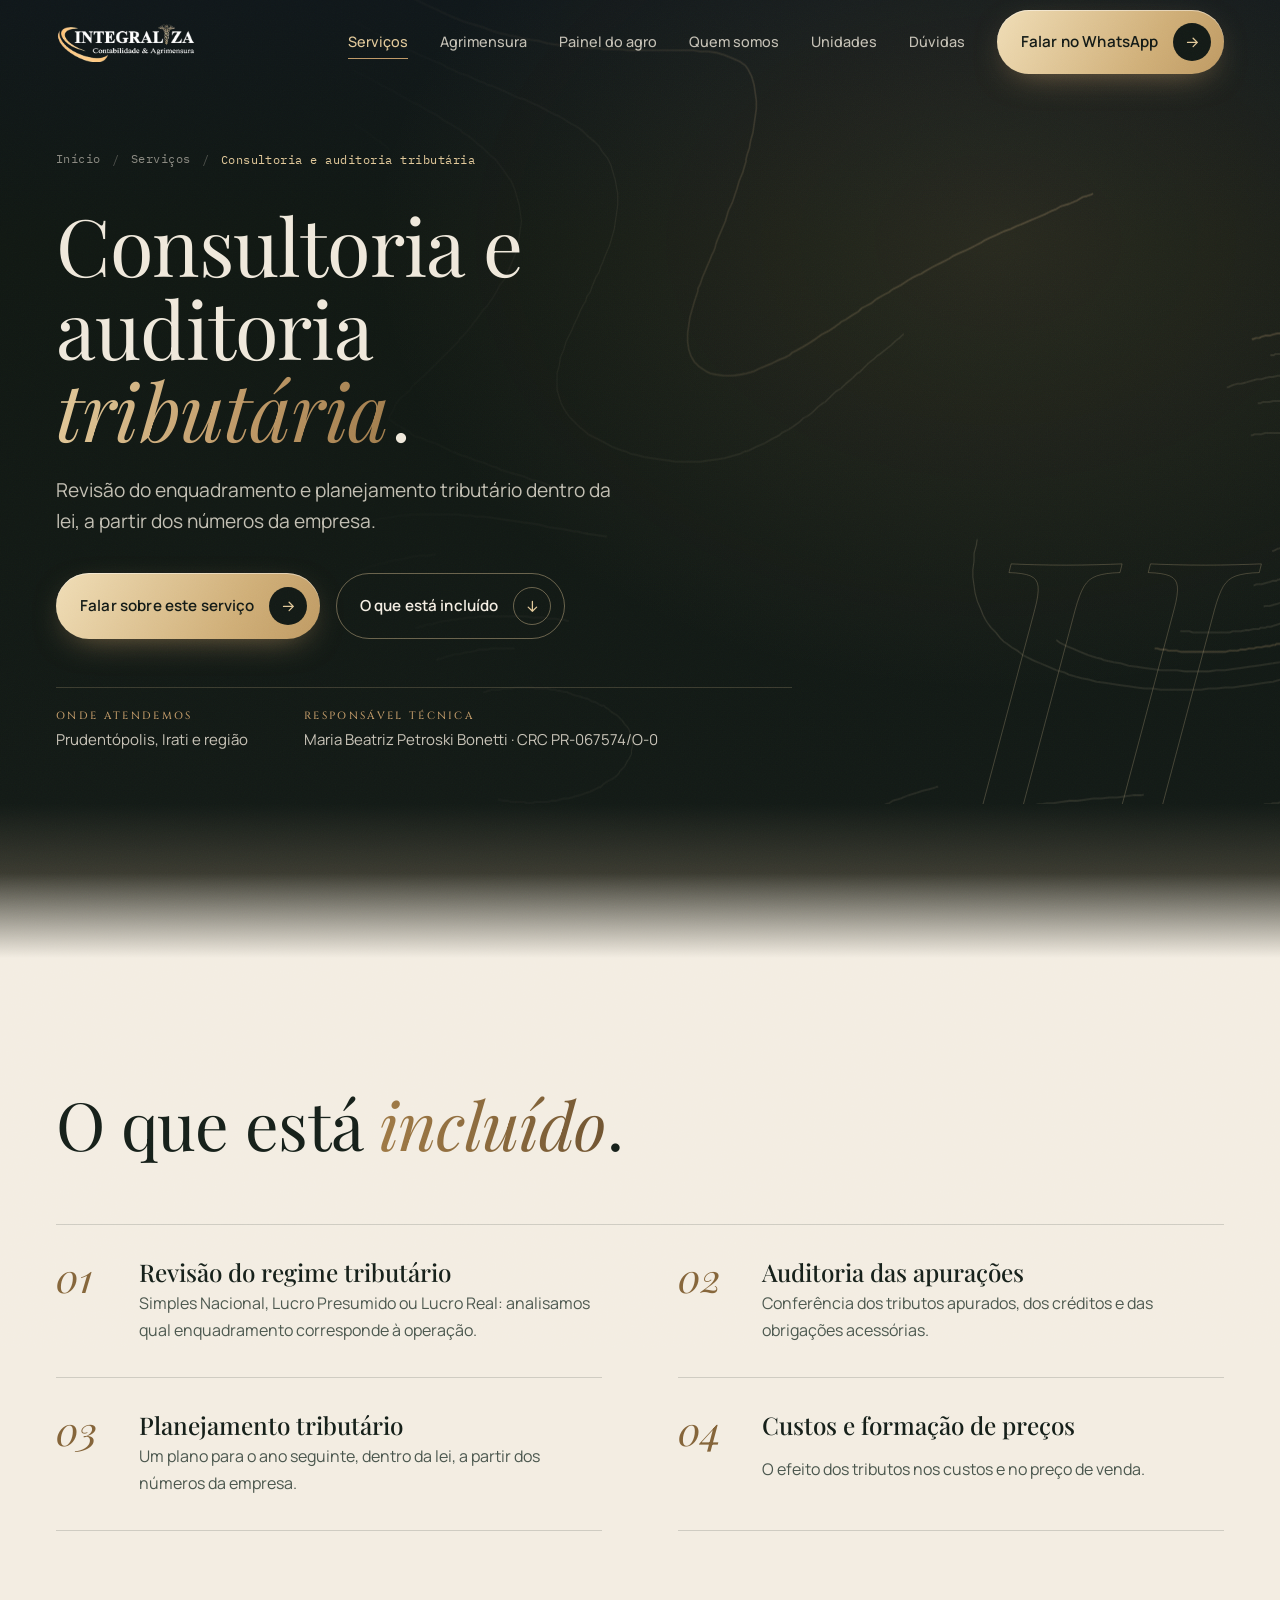
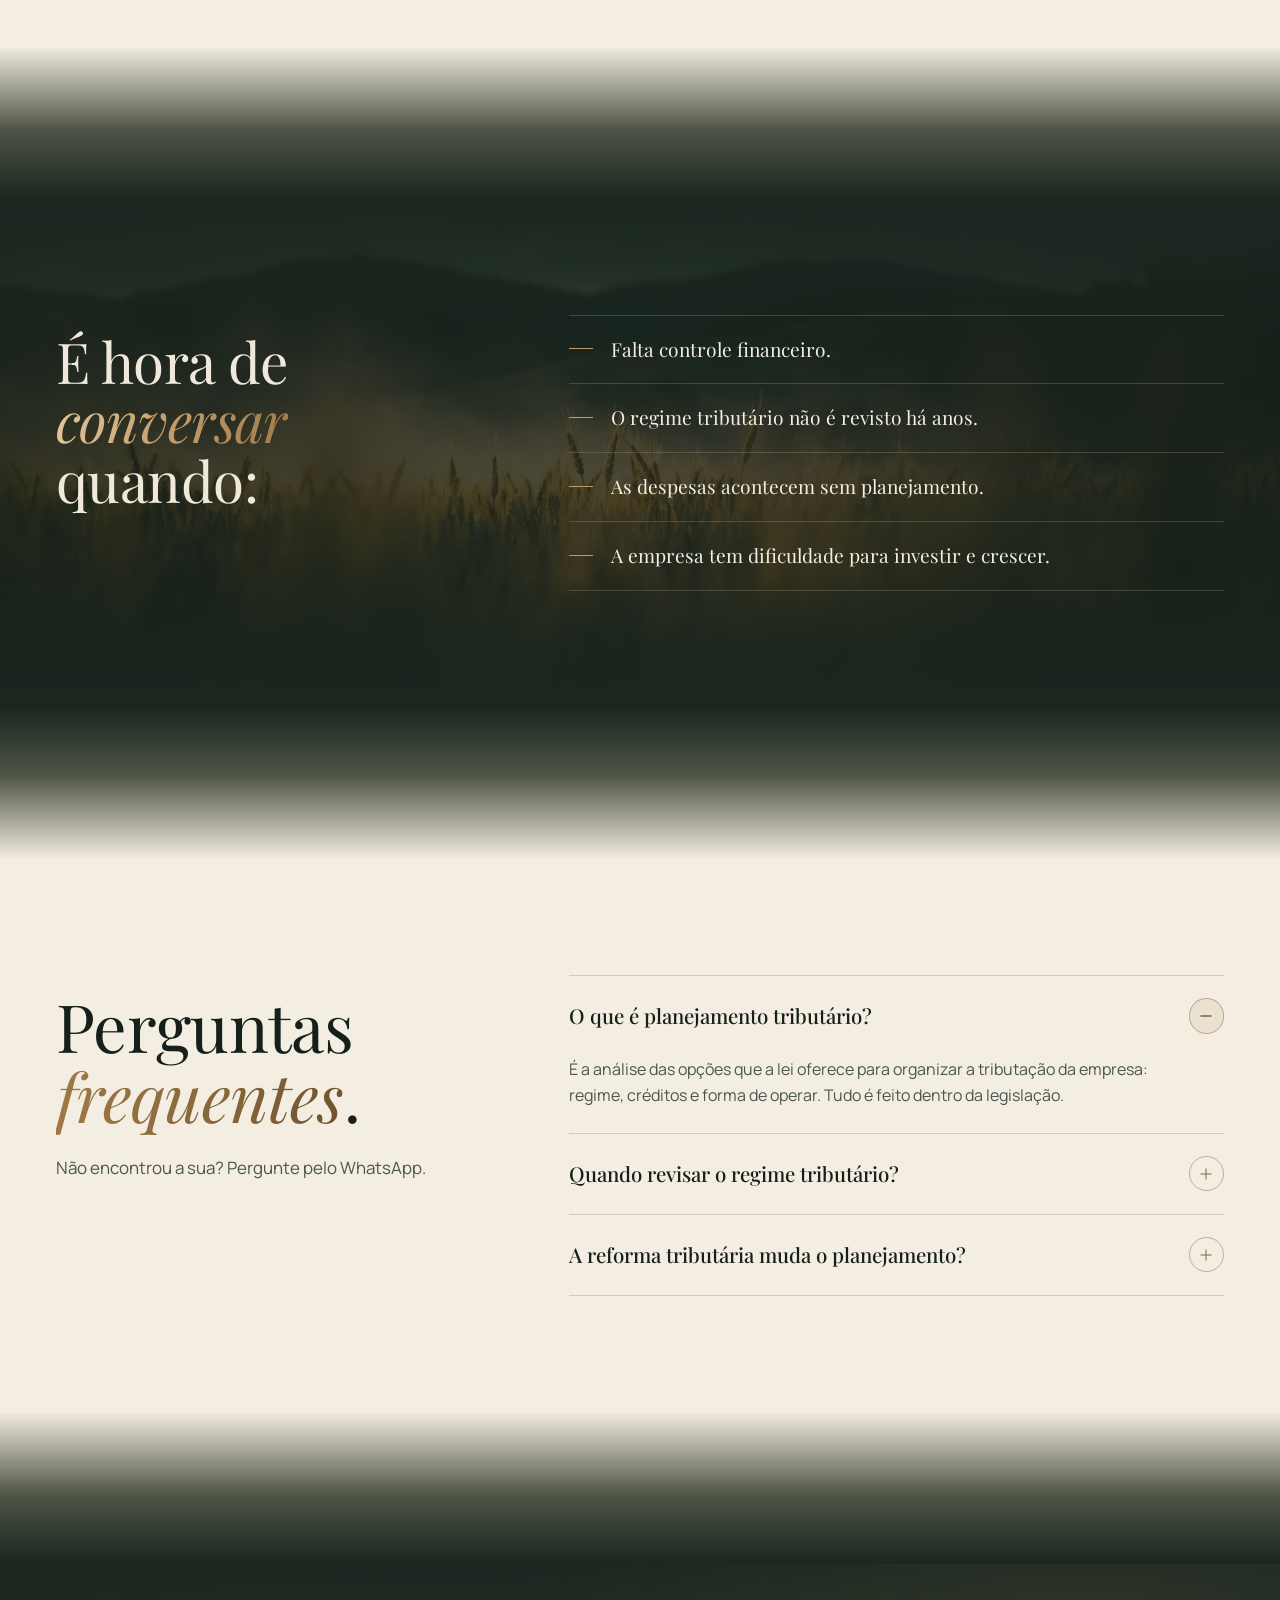
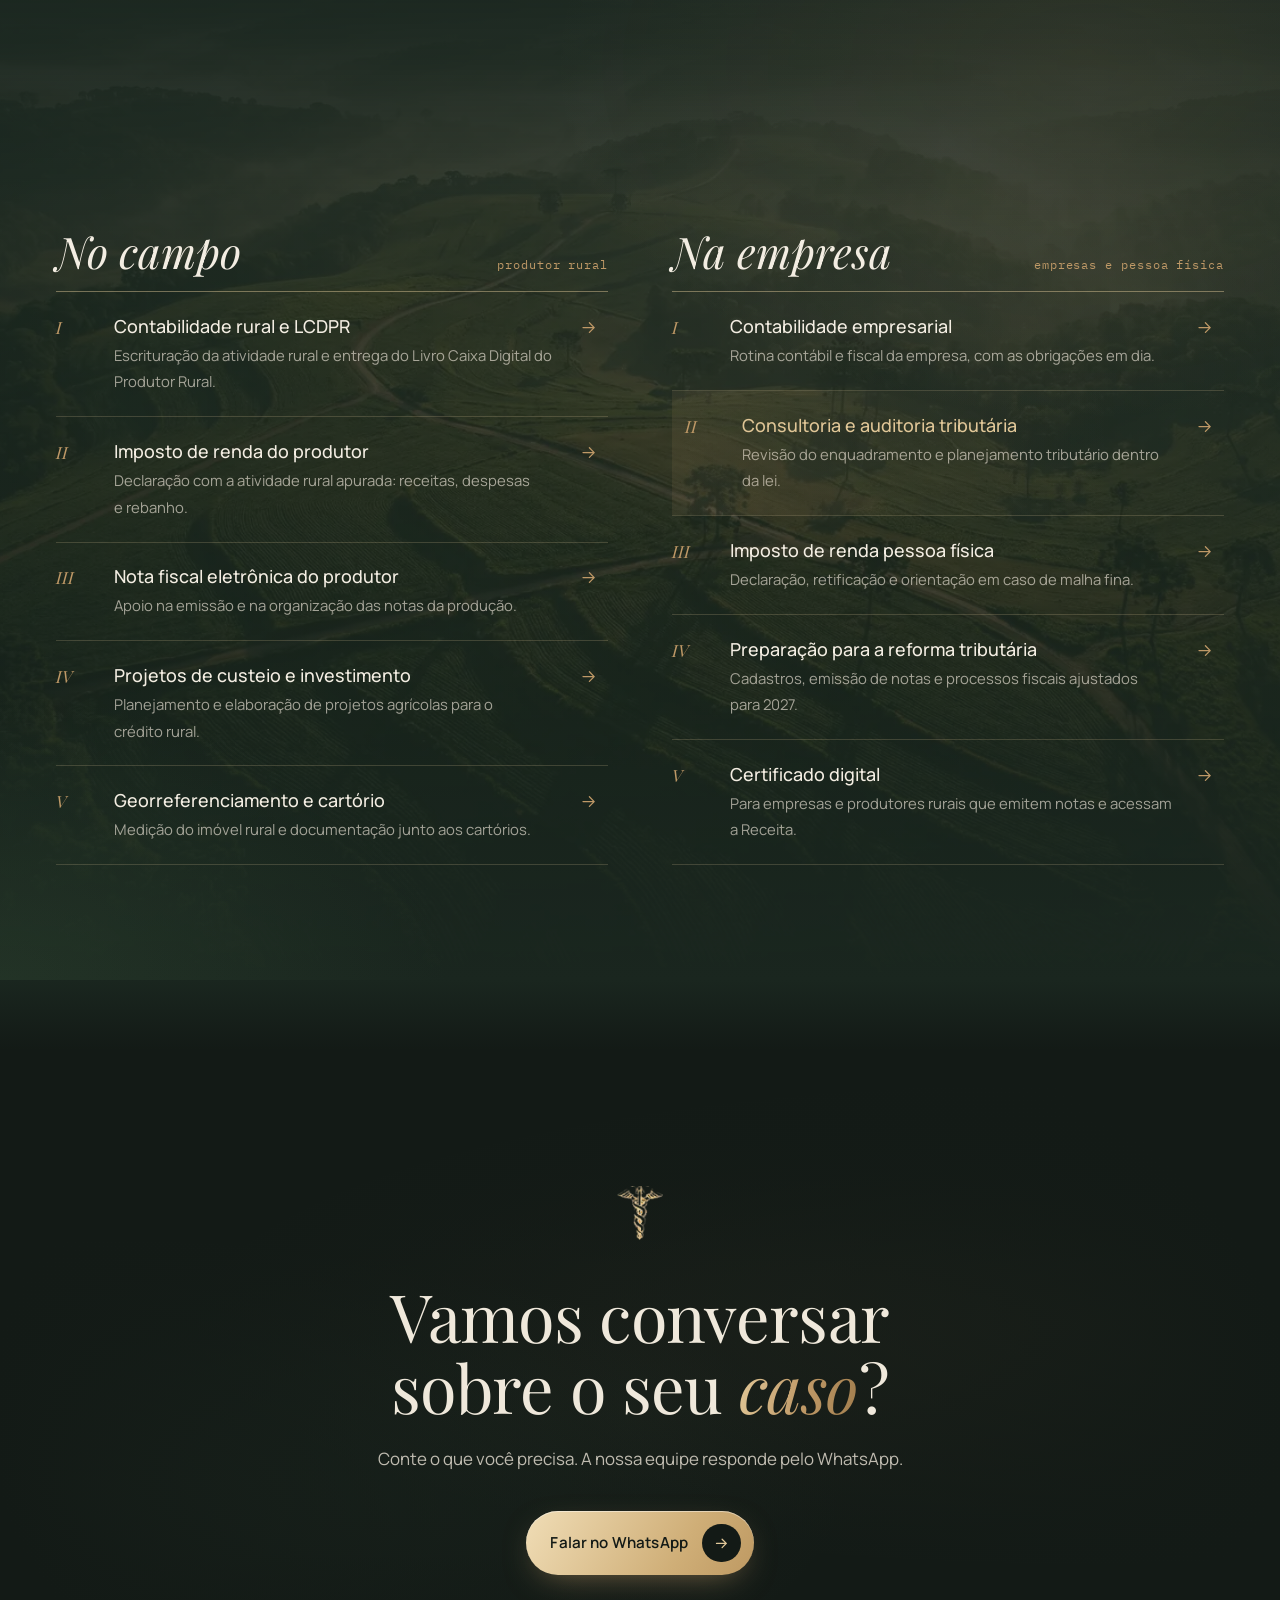
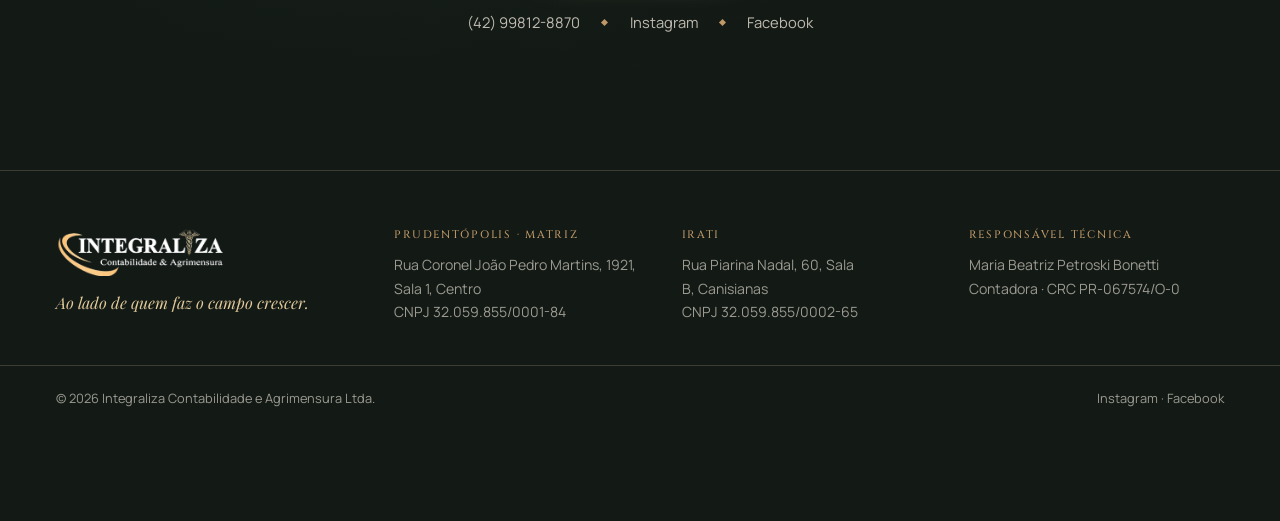
<file: servicos/consultoria-tributaria/index.html>
<!DOCTYPE html>
<html lang="pt-BR" class="no-js sem-intro">
<head>
<meta charset="utf-8">
<meta name="viewport" content="width=device-width, initial-scale=1, viewport-fit=cover">
<title>Consultoria e planejamento tributário em Prudentópolis e Irati | Integraliza</title>
<meta name="description" content="Consultoria e auditoria tributária em Prudentópolis e Irati: revisão do regime, conferência das apurações e planejamento tributário dentro da lei.">
<meta name="robots" content="noindex, nofollow">
<link rel="canonical" href="https://integraliza.rkperformance.com.br/servicos/consultoria-tributaria/">
<meta property="og:type" content="website">
<meta property="og:locale" content="pt_BR">
<meta property="og:site_name" content="Integraliza Contabilidade e Agrimensura">
<meta property="og:title" content="Consultoria e planejamento tributário em Prudentópolis e Irati">
<meta property="og:description" content="Revisão do enquadramento e planejamento tributário dentro da lei, a partir dos números da empresa.">
<meta property="og:image" content="https://integraliza.rkperformance.com.br/assets/img/og.jpg">
<meta property="og:url" content="https://integraliza.rkperformance.com.br/servicos/consultoria-tributaria/">
<meta name="twitter:card" content="summary_large_image">
<meta name="theme-color" content="#131A16">
<link rel="icon" href="../../assets/img/favicon.png" type="image/png">
<link rel="preload" href="../../assets/fonts/playfair-display-400-500.woff2" as="font" type="font/woff2" crossorigin>
<link rel="preload" href="../../assets/fonts/playfair-display-400-500-italic.woff2" as="font" type="font/woff2" crossorigin>
<link rel="preload" href="../../assets/fonts/manrope-400-600.woff2" as="font" type="font/woff2" crossorigin>
<link rel="stylesheet" href="../../assets/site.css?v=2">
<link rel="stylesheet" href="../../assets/servico.css">
<script>document.documentElement.classList.replace('no-js','js')</script>
<script type="application/ld+json">{"@context":"https://schema.org","@type":"Service","name":"Consultoria e auditoria tributária","serviceType":"Consultoria e auditoria tributária","description":"Consultoria e auditoria tributária em Prudentópolis e Irati: revisão do regime, conferência das apurações e planejamento tributário dentro da lei.","url":"https://integraliza.rkperformance.com.br/servicos/consultoria-tributaria/","areaServed":[{"@type":"City","name":"Prudentópolis"},{"@type":"City","name":"Irati"}],"provider":{"@type":"AccountingService","name":"Integraliza Contabilidade e Agrimensura","telephone":"+55 42 99812-8870","url":"https://integraliza.rkperformance.com.br/"}}</script>
<script type="application/ld+json">{"@context":"https://schema.org","@type":"BreadcrumbList","itemListElement":[{"@type":"ListItem","position":1,"name":"Início","item":"https://integraliza.rkperformance.com.br/"},{"@type":"ListItem","position":2,"name":"Serviços","item":"https://integraliza.rkperformance.com.br/#servicos"},{"@type":"ListItem","position":3,"name":"Consultoria e auditoria tributária","item":"https://integraliza.rkperformance.com.br/servicos/consultoria-tributaria/"}]}</script>
<script type="application/ld+json">{"@context":"https://schema.org","@type":"FAQPage","mainEntity":[{"@type":"Question","name":"O que é planejamento tributário?","acceptedAnswer":{"@type":"Answer","text":"É a análise das opções que a lei oferece para organizar a tributação da empresa: regime, créditos e forma de operar. Tudo é feito dentro da legislação."}},{"@type":"Question","name":"Quando revisar o regime tributário?","acceptedAnswer":{"@type":"Answer","text":"Em geral, antes da virada do ano, quando a opção pode ser refeita, e sempre que o faturamento ou a atividade mudarem de forma relevante."}},{"@type":"Question","name":"A reforma tributária muda o planejamento?","acceptedAnswer":{"@type":"Answer","text":"Sim. A transição para a CBS e o IBS pede nova análise dos custos, dos créditos tributários e da formação de preços. A transição será gradual, e o impacto depende de cada operação."}}]}</script>
</head>
<body class="pagina-servico">
<a class="pular" href="#conteudo">Pular para o conteúdo</a>
<div class="grao" aria-hidden="true"></div>

<header class="topo">
  <div class="wrap">
    <a class="logo" href="../../" aria-label="Integraliza Contabilidade e Agrimensura, início"><img src="../../assets/img/logo.webp" alt="Integraliza Contabilidade e Agrimensura" width="800" height="227"></a>
    <nav class="menu" aria-label="Seções">
      <a href="../../#servicos" aria-current="true">Serviços</a>
      <a href="../../#agrimensura">Agrimensura</a>
      <a href="../../portal/">Painel do agro</a>
      <a href="../../#quem-somos">Quem somos</a>
      <a href="../../#unidades">Unidades</a>
      <a href="#duvidas">Dúvidas</a>
    </nav>
    <a class="btn btn-ouro btn-topo" href="https://wa.me/5542998128870" data-msg="Olá! Gostaria de saber mais sobre consultoria e planejamento tributário." target="_blank" rel="noopener">Falar no WhatsApp<i><svg viewBox="0 0 24 24"><path d="M5 12h14M13 6l6 6-6 6"/></svg></i></a>
    <button class="menu-botao" type="button" aria-expanded="false" aria-controls="menu-cel"><span></span><span></span><b>Menu</b></button>
  </div>
</header>
<nav class="menu-cel" id="menu-cel" aria-label="Menu" hidden>
  <a href="../../#servicos">Serviços</a>
  <a href="../../#agrimensura">Agrimensura</a>
  <a href="../../portal/">Painel do agro</a>
  <a href="../../#quem-somos">Quem somos</a>
  <a href="../../#unidades">Unidades</a>
  <a href="#duvidas">Dúvidas</a>
  <a class="btn btn-ouro" href="https://wa.me/5542998128870" data-msg="Olá! Gostaria de saber mais sobre consultoria e planejamento tributário." target="_blank" rel="noopener">Falar no WhatsApp<i><svg viewBox="0 0 24 24"><path d="M5 12h14M13 6l6 6-6 6"/></svg></i></a>
</nav>

<main id="conteudo">
<section class="capa-servico" id="inicio">
  <img class="capa-curvas" src="../../assets/img/curvas-hero.svg" alt="" aria-hidden="true" data-parallax="-0.06">
  <span class="capa-num" aria-hidden="true">II</span>
  <div class="wrap">
    <nav class="migalhas reveal" aria-label="Você está em"><a href="../../">Início</a><span>/</span><a href="../../#servicos">Serviços</a><span>/</span><b>Consultoria e auditoria tributária</b></nav>
    <h1 class="reveal d1">Consultoria e auditoria <em>tributária</em>.</h1>
    <p class="lead reveal d2">Revisão do enquadramento e planejamento tributário dentro da lei, a partir dos números da empresa.</p>
    <div class="hero-acoes reveal d2">
      <a class="btn btn-ouro" href="https://wa.me/5542998128870" data-msg="Olá! Gostaria de saber mais sobre consultoria e planejamento tributário." target="_blank" rel="noopener">Falar sobre este serviço<i><svg viewBox="0 0 24 24"><path d="M5 12h14M13 6l6 6-6 6"/></svg></i></a>
      <a class="btn btn-linha" href="#inclui">O que está incluído<i><svg viewBox="0 0 24 24"><path d="M12 5v14M6 13l6 6 6-6"/></svg></i></a>
    </div>
    <dl class="capa-pe reveal d2">
      <div><dt>Onde atendemos</dt><dd>Prudentópolis, Irati e região</dd></div>
      <div><dt>Responsável técnica</dt><dd>Maria Beatriz Petroski Bonetti · CRC PR-067574/O-0</dd></div>
    </dl>
  </div>
</section>

<div class="faixa noite-palha"></div>

<section class="bloco palha inclui" id="inclui">
  <div class="wrap">
    <div class="titulo-secao reveal">
      <h2>O que está <em>incluído</em>.</h2>
    </div>
    <ol class="inclui-grade">
        <li class="reveal"><span>01</span><h3>Revisão do regime tributário</h3><p>Simples Nacional, Lucro Presumido ou Lucro Real: analisamos qual enquadramento corresponde à operação.</p></li>
        <li class="reveal d1"><span>02</span><h3>Auditoria das apurações</h3><p>Conferência dos tributos apurados, dos créditos e das obrigações acessórias.</p></li>
        <li class="reveal"><span>03</span><h3>Planejamento tributário</h3><p>Um plano para o ano seguinte, dentro da lei, a partir dos números da empresa.</p></li>
        <li class="reveal d1"><span>04</span><h3>Custos e formação de preços</h3><p>O efeito dos tributos nos custos e no preço de venda.</p></li>
    </ol>
  </div>
</section>

<div class="faixa palha-mata"></div>

<section class="bloco mata quando">
  <div class="wrap quando-grade">
    <div class="titulo-secao reveal">
      <h2>É hora de <em>conversar</em> quando:</h2>
    </div>
    <div>
      <ul class="quando-lista reveal d1">
          <li>Falta controle financeiro.</li>
          <li>O regime tributário não é revisto há anos.</li>
          <li>As despesas acontecem sem planejamento.</li>
          <li>A empresa tem dificuldade para investir e crescer.</li>
      </ul>
    </div>
  </div>
</section>

<div class="faixa mata-palha"></div>

<section class="bloco palha duvidas" id="duvidas">
  <div class="wrap duvidas-grade">
    <div class="titulo-secao reveal">
      <h2>Perguntas <em>frequentes</em>.</h2>
      <p class="texto">Não encontrou a sua? Pergunte pelo WhatsApp.</p>
    </div>
    <div class="faq reveal d1">
      <details open><summary>O que é planejamento tributário?<i></i></summary><p>É a análise das opções que a lei oferece para organizar a tributação da empresa: regime, créditos e forma de operar. Tudo é feito dentro da legislação.</p></details>
      <details><summary>Quando revisar o regime tributário?<i></i></summary><p>Em geral, antes da virada do ano, quando a opção pode ser refeita, e sempre que o faturamento ou a atividade mudarem de forma relevante.</p></details>
      <details><summary>A reforma tributária muda o planejamento?<i></i></summary><p>Sim. A transição para a CBS e o IBS pede nova análise dos custos, dos créditos tributários e da formação de preços. A transição será gradual, e o impacto depende de cada operação.</p></details>
    </div>
  </div>
</section>

<div class="faixa palha-mata"></div>

<section class="bloco mata servicos outros" id="servicos">
  <div class="wrap">
    <div class="titulo-secao reveal">
      <h2>Do campo ao <em>escritório</em>.</h2>
    </div>
    <div class="servicos-colunas">
      <div class="coluna reveal">
        <div class="coluna-topo"><h3>No campo</h3><span>produtor rural</span></div>
        <ul class="lista-servicos">
          <li><a href="../contabilidade-rural/"><i>I</i><div><b>Contabilidade rural e LCDPR</b><span>Escrituração da atividade rural e entrega do Livro Caixa Digital do Produtor Rural.</span></div><svg viewBox="0 0 24 24"><path d="M5 12h14M13 6l6 6-6 6"/></svg></a></li>
          <li><a href="../imposto-de-renda-produtor-rural/"><i>II</i><div><b>Imposto de renda do produtor</b><span>Declaração com a atividade rural apurada: receitas, despesas e rebanho.</span></div><svg viewBox="0 0 24 24"><path d="M5 12h14M13 6l6 6-6 6"/></svg></a></li>
          <li><a href="../nota-fiscal-produtor-rural/"><i>III</i><div><b>Nota fiscal eletrônica do produtor</b><span>Apoio na emissão e na organização das notas da produção.</span></div><svg viewBox="0 0 24 24"><path d="M5 12h14M13 6l6 6-6 6"/></svg></a></li>
          <li><a href="../projetos-custeio-investimento/"><i>IV</i><div><b>Projetos de custeio e investimento</b><span>Planejamento e elaboração de projetos agrícolas para o crédito rural.</span></div><svg viewBox="0 0 24 24"><path d="M5 12h14M13 6l6 6-6 6"/></svg></a></li>
          <li><a href="../georreferenciamento/"><i>V</i><div><b>Georreferenciamento e cartório</b><span>Medição do imóvel rural e documentação junto aos cartórios.</span></div><svg viewBox="0 0 24 24"><path d="M5 12h14M13 6l6 6-6 6"/></svg></a></li>
        </ul>
      </div>
      <div class="coluna reveal d2">
        <div class="coluna-topo"><h3>Na empresa</h3><span>empresas e pessoa física</span></div>
        <ul class="lista-servicos">
          <li><a href="../contabilidade-empresarial/"><i>I</i><div><b>Contabilidade empresarial</b><span>Rotina contábil e fiscal da empresa, com as obrigações em dia.</span></div><svg viewBox="0 0 24 24"><path d="M5 12h14M13 6l6 6-6 6"/></svg></a></li>
          <li><a href="../consultoria-tributaria/" aria-current="page"><i>II</i><div><b>Consultoria e auditoria tributária</b><span>Revisão do enquadramento e planejamento tributário dentro da lei.</span></div><svg viewBox="0 0 24 24"><path d="M5 12h14M13 6l6 6-6 6"/></svg></a></li>
          <li><a href="../imposto-de-renda/"><i>III</i><div><b>Imposto de renda pessoa física</b><span>Declaração, retificação e orientação em caso de malha fina.</span></div><svg viewBox="0 0 24 24"><path d="M5 12h14M13 6l6 6-6 6"/></svg></a></li>
          <li><a href="../reforma-tributaria/"><i>IV</i><div><b>Preparação para a reforma tributária</b><span>Cadastros, emissão de notas e processos fiscais ajustados para 2027.</span></div><svg viewBox="0 0 24 24"><path d="M5 12h14M13 6l6 6-6 6"/></svg></a></li>
          <li><a href="../certificado-digital/"><i>V</i><div><b>Certificado digital</b><span>Para empresas e produtores rurais que emitem notas e acessam a Receita.</span></div><svg viewBox="0 0 24 24"><path d="M5 12h14M13 6l6 6-6 6"/></svg></a></li>
        </ul>
      </div>
    </div>
  </div>
</section>

<div class="faixa mata-noite"></div>

<section class="bloco noite contato" id="contato">
  <div class="contato-foto" aria-hidden="true"><picture><source media="(max-width: 760px)" srcset="../../assets/img/hero-celular.avif" type="image/avif"><source media="(max-width: 760px)" srcset="../../assets/img/hero-celular.webp" type="image/webp"><source srcset="../../assets/img/hero-1600.avif" type="image/avif"><source srcset="../../assets/img/hero-1600.webp" type="image/webp"><img src="../../assets/img/hero-1600.jpg" alt="" loading="lazy" decoding="async"></picture></div>
  <div class="wrap contato-conteudo reveal">
    <img class="contato-cad" src="../../assets/img/caduceu.webp" alt="" aria-hidden="true" width="207" height="240" loading="lazy" decoding="async">
    <h2>Vamos conversar sobre o seu <em>caso</em>?</h2>
    <p class="texto">Conte o que você precisa. A nossa equipe responde pelo WhatsApp.</p>
    <a class="btn btn-ouro" href="https://wa.me/5542998128870" data-msg="Olá! Gostaria de saber mais sobre consultoria e planejamento tributário." target="_blank" rel="noopener">Falar no WhatsApp<i><svg viewBox="0 0 24 24"><path d="M5 12h14M13 6l6 6-6 6"/></svg></i></a>
    <p class="contato-linha"><a href="tel:+5542998128870">(42) 99812-8870</a><span></span><a href="https://www.instagram.com/integraliza.contabilidade/" target="_blank" rel="noopener">Instagram</a><span></span><a href="https://www.facebook.com/integraliza.assessoria/" target="_blank" rel="noopener">Facebook</a></p>
  </div>
</section>
</main>

<footer class="rodape">
  <div class="wrap rodape-grade">
    <div class="rodape-marca"><img src="../../assets/img/logo.webp" alt="Integraliza Contabilidade e Agrimensura" width="800" height="227" loading="lazy"><p>Ao lado de quem faz o campo crescer.</p></div>
    <div><h4>Prudentópolis · Matriz</h4><p>Rua Coronel João Pedro Martins, 1921, Sala 1, Centro<br>CNPJ 32.059.855/0001-84</p></div>
    <div><h4>Irati</h4><p>Rua Piarina Nadal, 60, Sala B, Canisianas<br>CNPJ 32.059.855/0002-65</p></div>
    <div><h4>Responsável técnica</h4><p>Maria Beatriz Petroski Bonetti<br>Contadora · CRC PR-067574/O-0</p></div>
  </div>
  <div class="wrap rodape-fim"><p>© 2026 Integraliza Contabilidade e Agrimensura Ltda.</p><p><a href="https://www.instagram.com/integraliza.contabilidade/" target="_blank" rel="noopener">Instagram</a> · <a href="https://www.facebook.com/integraliza.assessoria/" target="_blank" rel="noopener">Facebook</a></p></div>
</footer>

<div class="barra-cel" aria-hidden="true"><a class="btn btn-ouro" href="https://wa.me/5542998128870" data-msg="Olá! Gostaria de saber mais sobre consultoria e planejamento tributário." target="_blank" tabindex="-1" rel="noopener">Falar no WhatsApp<i><svg viewBox="0 0 24 24"><path d="M5 12h14M13 6l6 6-6 6"/></svg></i></a></div>

<script src="../../assets/site.js?v=2" defer></script>
</body>
</html>
</file>
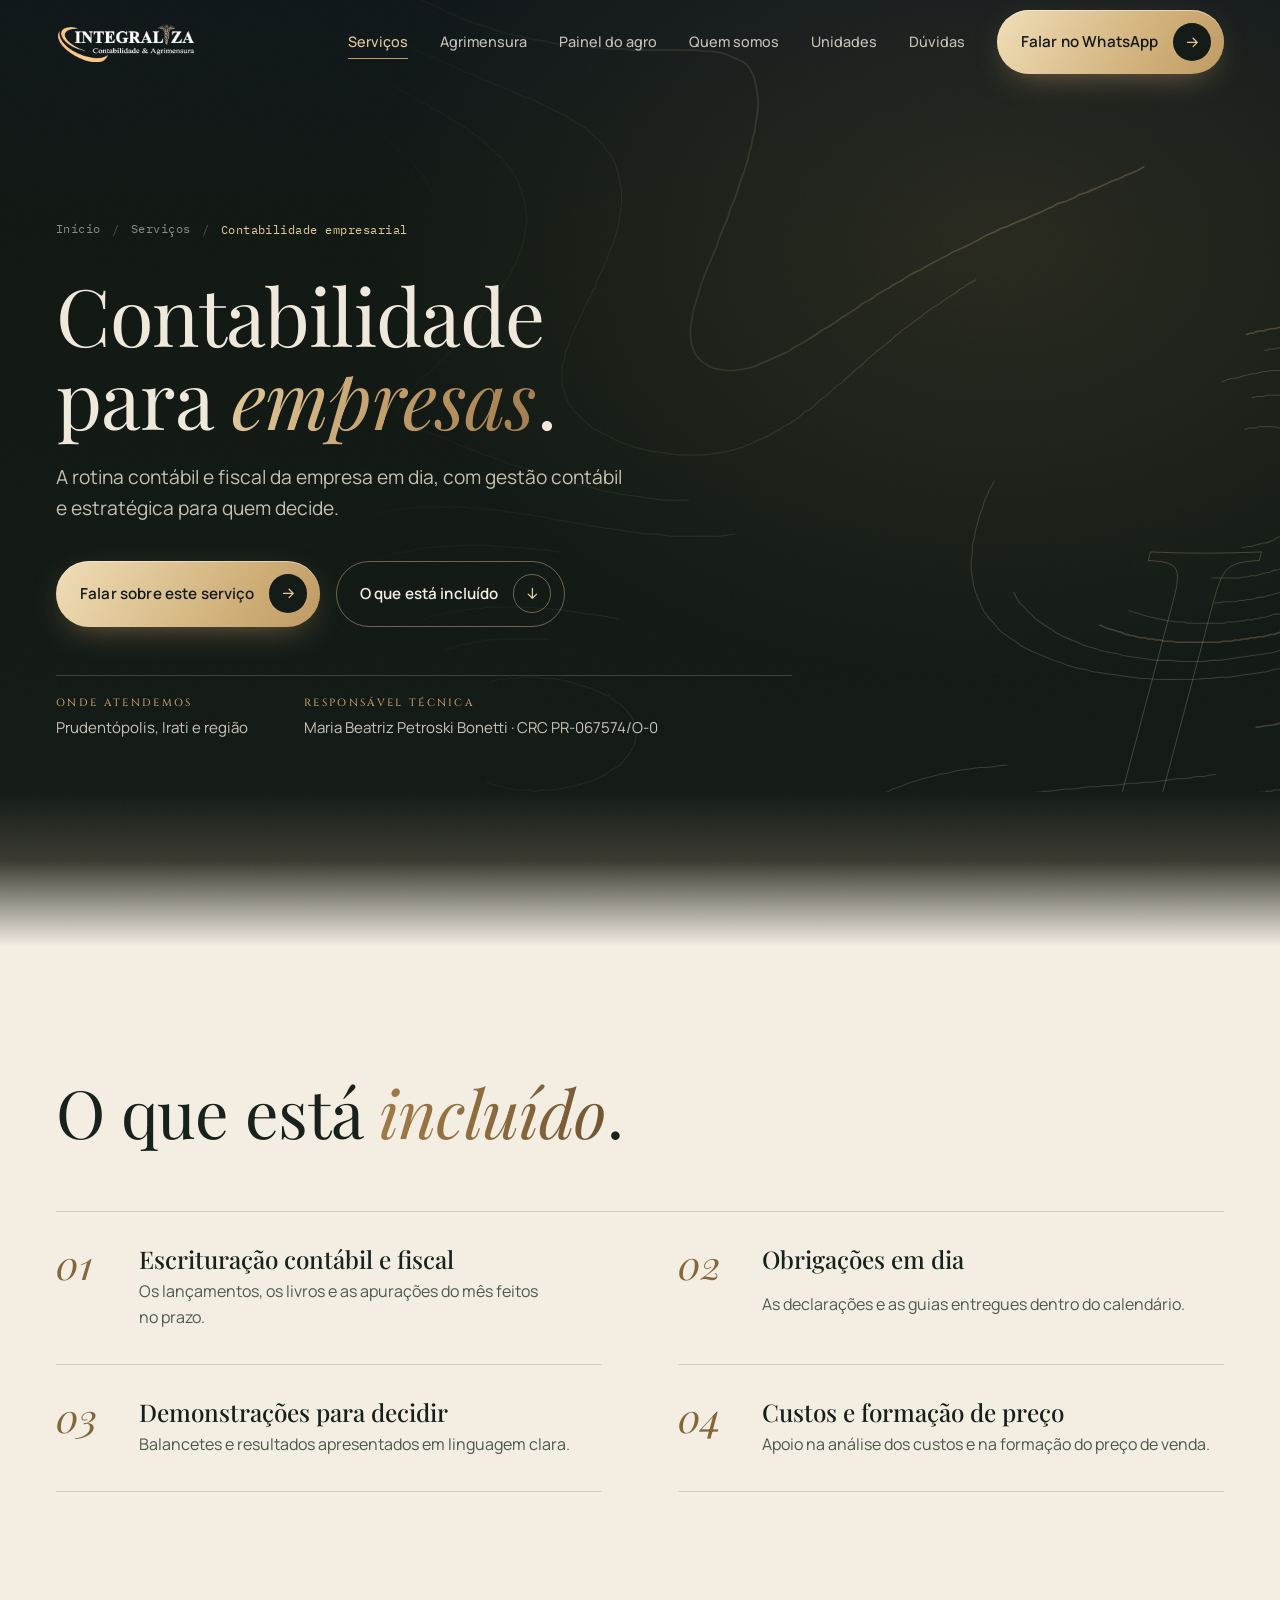
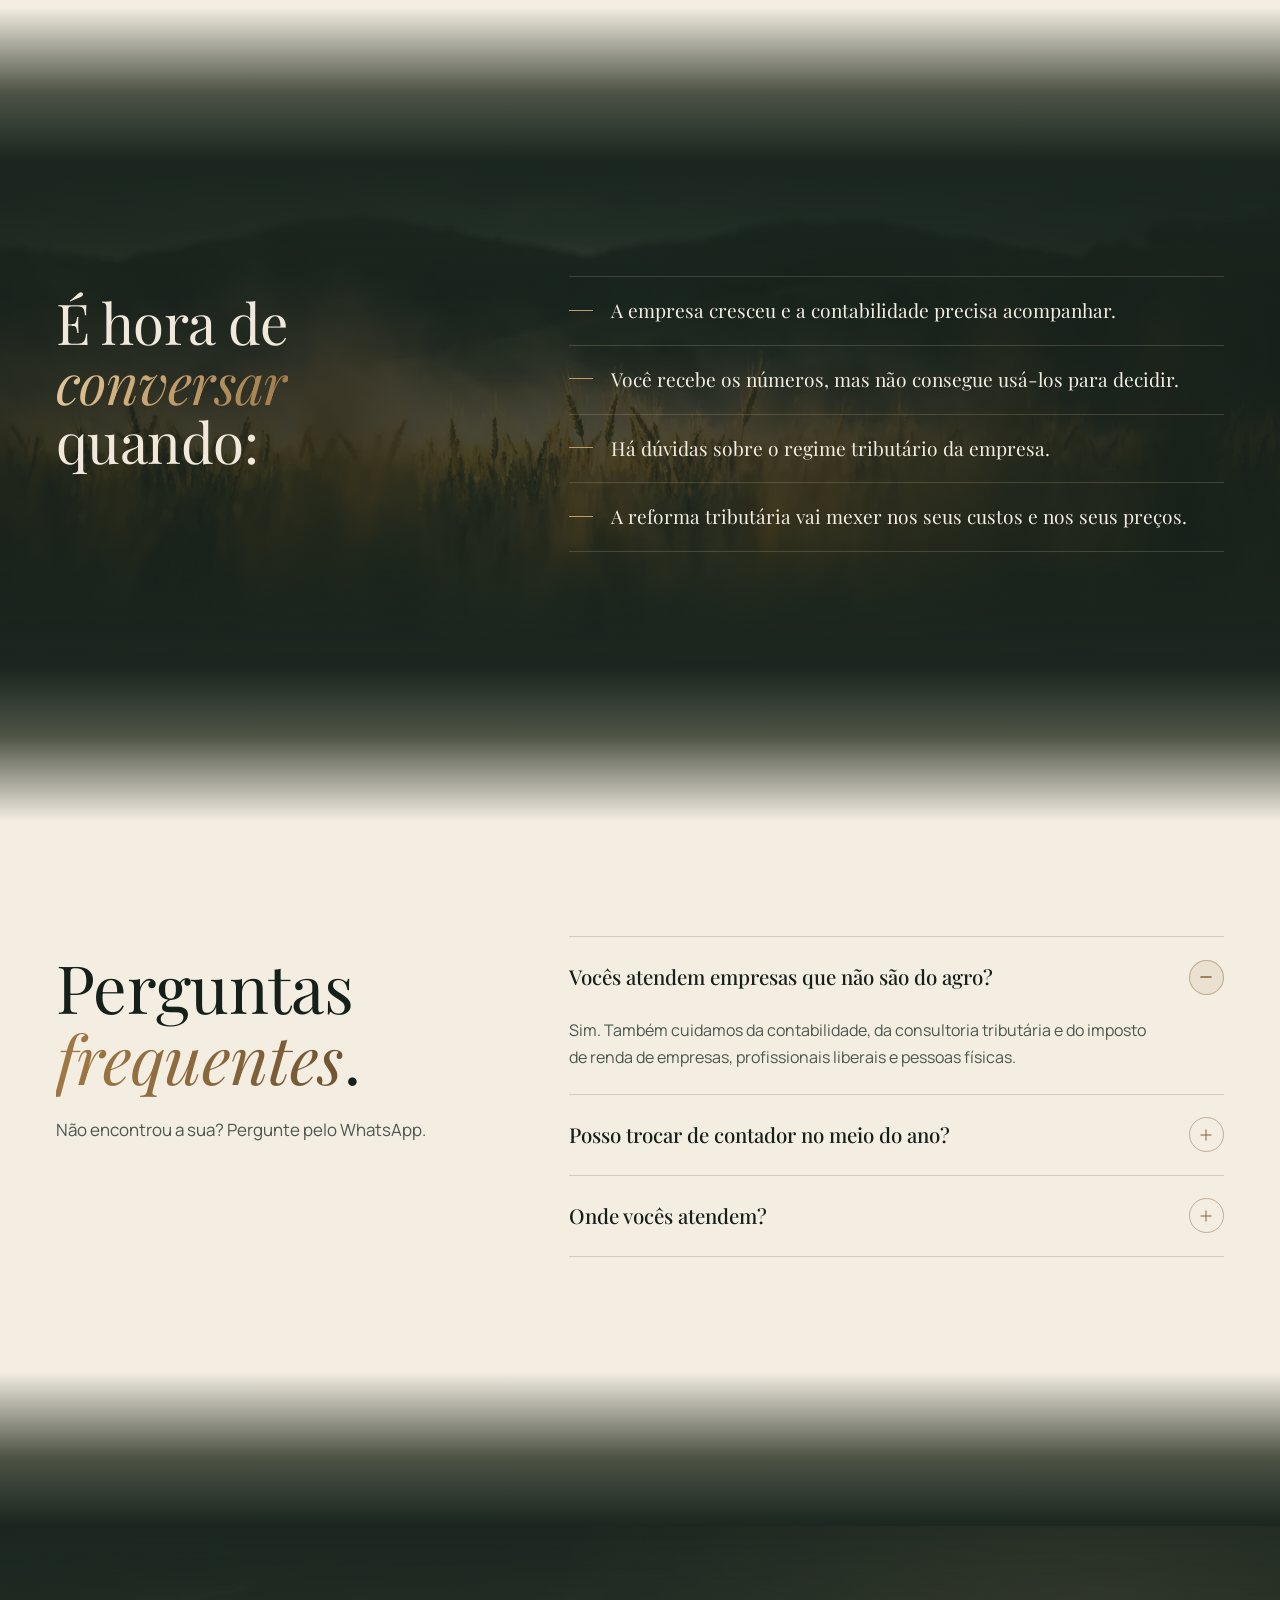
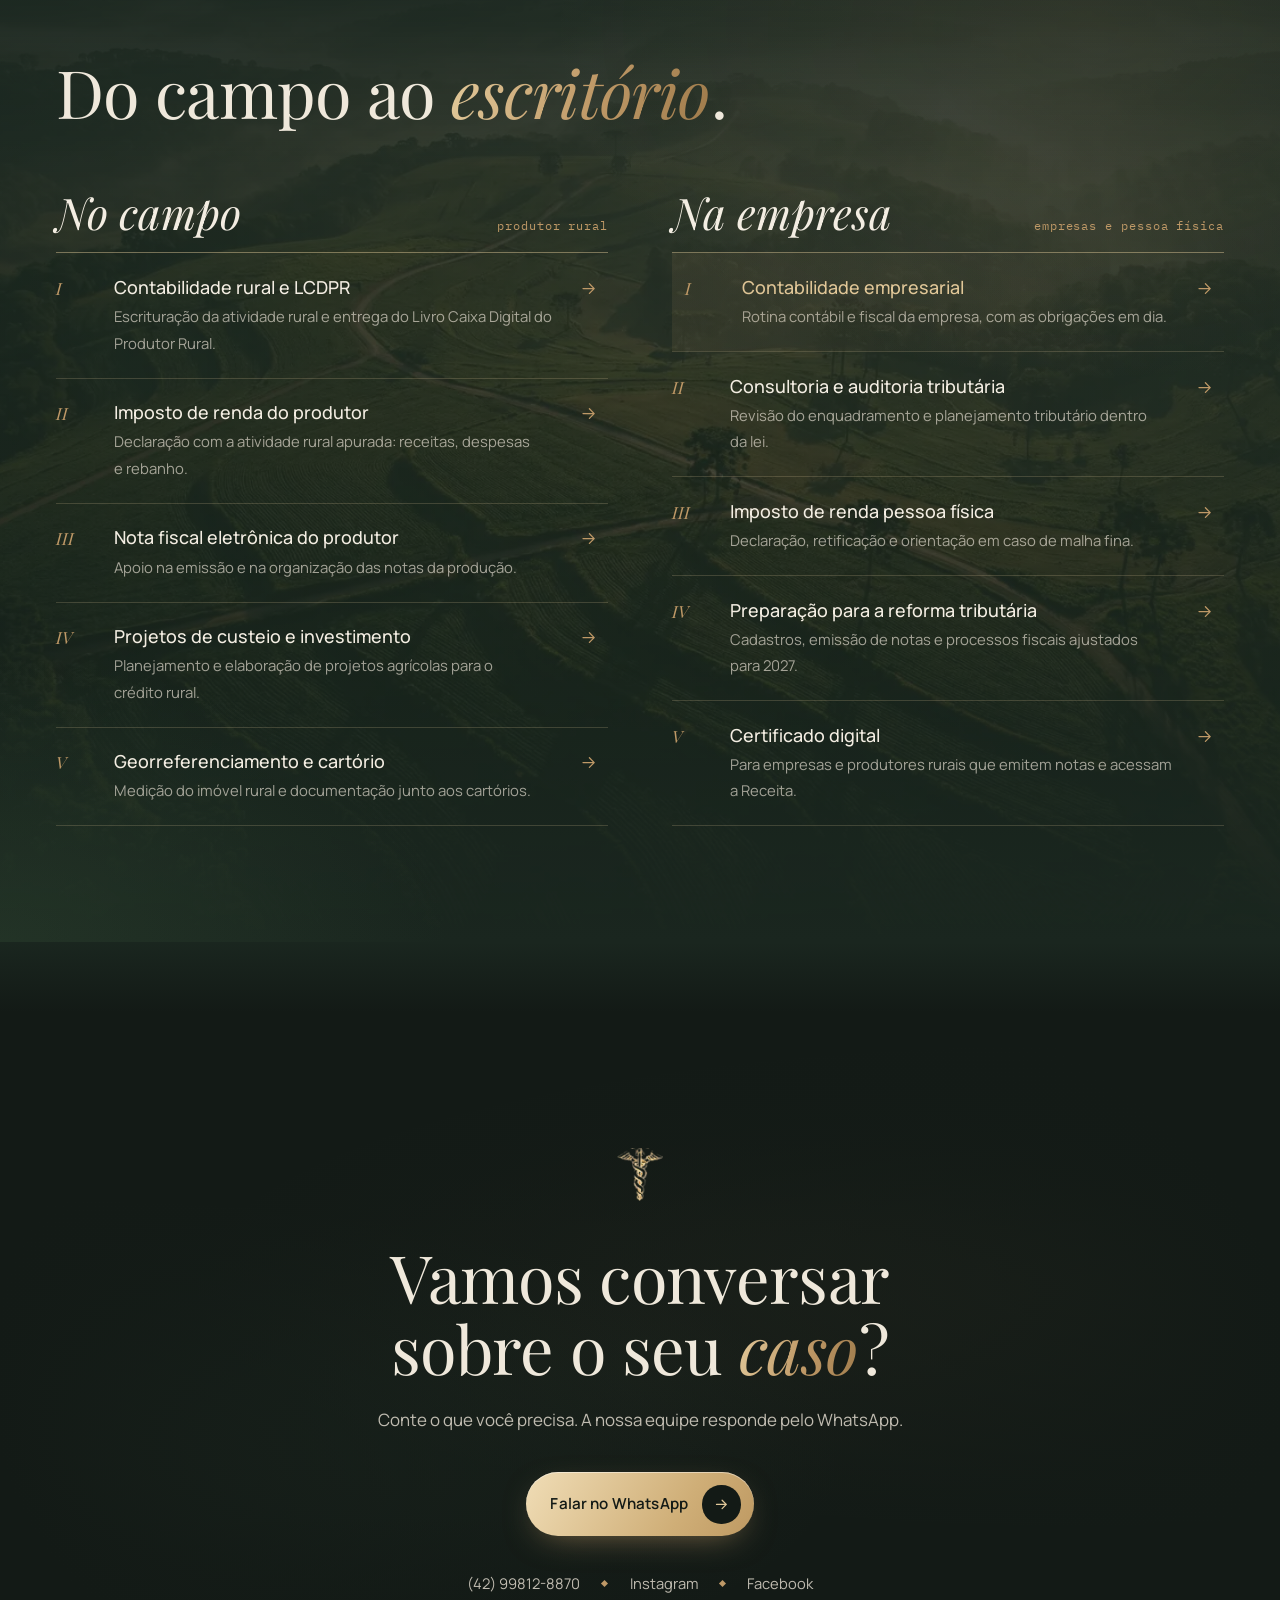
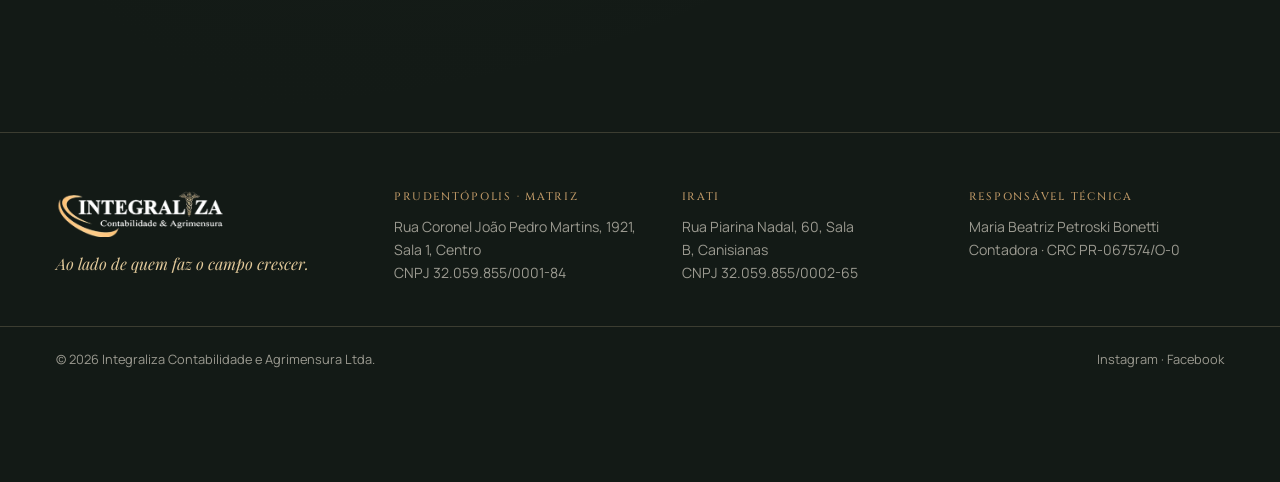
<file: servicos/contabilidade-empresarial/index.html>
<!DOCTYPE html>
<html lang="pt-BR" class="no-js sem-intro">
<head>
<meta charset="utf-8">
<meta name="viewport" content="width=device-width, initial-scale=1, viewport-fit=cover">
<title>Contabilidade para empresas em Prudentópolis e Irati | Integraliza</title>
<meta name="description" content="Contabilidade empresarial em Prudentópolis e Irati: rotina contábil e fiscal em dia, demonstrações em linguagem clara e apoio em custos e formação de preço.">
<meta name="robots" content="noindex, nofollow">
<link rel="canonical" href="https://integraliza.rkperformance.com.br/servicos/contabilidade-empresarial/">
<meta property="og:type" content="website">
<meta property="og:locale" content="pt_BR">
<meta property="og:site_name" content="Integraliza Contabilidade e Agrimensura">
<meta property="og:title" content="Contabilidade para empresas em Prudentópolis e Irati">
<meta property="og:description" content="A rotina contábil e fiscal da empresa em dia, com gestão contábil e estratégica para quem decide.">
<meta property="og:image" content="https://integraliza.rkperformance.com.br/assets/img/og.jpg">
<meta property="og:url" content="https://integraliza.rkperformance.com.br/servicos/contabilidade-empresarial/">
<meta name="twitter:card" content="summary_large_image">
<meta name="theme-color" content="#131A16">
<link rel="icon" href="../../assets/img/favicon.png" type="image/png">
<link rel="preload" href="../../assets/fonts/playfair-display-400-500.woff2" as="font" type="font/woff2" crossorigin>
<link rel="preload" href="../../assets/fonts/playfair-display-400-500-italic.woff2" as="font" type="font/woff2" crossorigin>
<link rel="preload" href="../../assets/fonts/manrope-400-600.woff2" as="font" type="font/woff2" crossorigin>
<link rel="stylesheet" href="../../assets/site.css?v=2">
<link rel="stylesheet" href="../../assets/servico.css">
<script>document.documentElement.classList.replace('no-js','js')</script>
<script type="application/ld+json">{"@context":"https://schema.org","@type":"Service","name":"Contabilidade empresarial","serviceType":"Contabilidade empresarial","description":"Contabilidade empresarial em Prudentópolis e Irati: rotina contábil e fiscal em dia, demonstrações em linguagem clara e apoio em custos e formação de preço.","url":"https://integraliza.rkperformance.com.br/servicos/contabilidade-empresarial/","areaServed":[{"@type":"City","name":"Prudentópolis"},{"@type":"City","name":"Irati"}],"provider":{"@type":"AccountingService","name":"Integraliza Contabilidade e Agrimensura","telephone":"+55 42 99812-8870","url":"https://integraliza.rkperformance.com.br/"}}</script>
<script type="application/ld+json">{"@context":"https://schema.org","@type":"BreadcrumbList","itemListElement":[{"@type":"ListItem","position":1,"name":"Início","item":"https://integraliza.rkperformance.com.br/"},{"@type":"ListItem","position":2,"name":"Serviços","item":"https://integraliza.rkperformance.com.br/#servicos"},{"@type":"ListItem","position":3,"name":"Contabilidade empresarial","item":"https://integraliza.rkperformance.com.br/servicos/contabilidade-empresarial/"}]}</script>
<script type="application/ld+json">{"@context":"https://schema.org","@type":"FAQPage","mainEntity":[{"@type":"Question","name":"Vocês atendem empresas que não são do agro?","acceptedAnswer":{"@type":"Answer","text":"Sim. Também cuidamos da contabilidade, da consultoria tributária e do imposto de renda de empresas, profissionais liberais e pessoas físicas."}},{"@type":"Question","name":"Posso trocar de contador no meio do ano?","acceptedAnswer":{"@type":"Answer","text":"Sim. A troca pode ser feita em qualquer mês. Combinamos com você a transferência dos documentos e dos acessos."}},{"@type":"Question","name":"Onde vocês atendem?","acceptedAnswer":{"@type":"Answer","text":"Temos escritórios em Prudentópolis e em Irati e atendemos produtores e empresas da região. O primeiro contato pode ser feito pelo WhatsApp."}}]}</script>
</head>
<body class="pagina-servico">
<a class="pular" href="#conteudo">Pular para o conteúdo</a>
<div class="grao" aria-hidden="true"></div>

<header class="topo">
  <div class="wrap">
    <a class="logo" href="../../" aria-label="Integraliza Contabilidade e Agrimensura, início"><img src="../../assets/img/logo.webp" alt="Integraliza Contabilidade e Agrimensura" width="800" height="227"></a>
    <nav class="menu" aria-label="Seções">
      <a href="../../#servicos" aria-current="true">Serviços</a>
      <a href="../../#agrimensura">Agrimensura</a>
      <a href="../../portal/">Painel do agro</a>
      <a href="../../#quem-somos">Quem somos</a>
      <a href="../../#unidades">Unidades</a>
      <a href="#duvidas">Dúvidas</a>
    </nav>
    <a class="btn btn-ouro btn-topo" href="https://wa.me/5542998128870" data-msg="Olá! Gostaria de saber mais sobre a contabilidade para a minha empresa." target="_blank" rel="noopener">Falar no WhatsApp<i><svg viewBox="0 0 24 24"><path d="M5 12h14M13 6l6 6-6 6"/></svg></i></a>
    <button class="menu-botao" type="button" aria-expanded="false" aria-controls="menu-cel"><span></span><span></span><b>Menu</b></button>
  </div>
</header>
<nav class="menu-cel" id="menu-cel" aria-label="Menu" hidden>
  <a href="../../#servicos">Serviços</a>
  <a href="../../#agrimensura">Agrimensura</a>
  <a href="../../portal/">Painel do agro</a>
  <a href="../../#quem-somos">Quem somos</a>
  <a href="../../#unidades">Unidades</a>
  <a href="#duvidas">Dúvidas</a>
  <a class="btn btn-ouro" href="https://wa.me/5542998128870" data-msg="Olá! Gostaria de saber mais sobre a contabilidade para a minha empresa." target="_blank" rel="noopener">Falar no WhatsApp<i><svg viewBox="0 0 24 24"><path d="M5 12h14M13 6l6 6-6 6"/></svg></i></a>
</nav>

<main id="conteudo">
<section class="capa-servico" id="inicio">
  <img class="capa-curvas" src="../../assets/img/curvas-hero.svg" alt="" aria-hidden="true" data-parallax="-0.06">
  <span class="capa-num" aria-hidden="true">I</span>
  <div class="wrap">
    <nav class="migalhas reveal" aria-label="Você está em"><a href="../../">Início</a><span>/</span><a href="../../#servicos">Serviços</a><span>/</span><b>Contabilidade empresarial</b></nav>
    <h1 class="reveal d1">Contabilidade para <em>empresas</em>.</h1>
    <p class="lead reveal d2">A rotina contábil e fiscal da empresa em dia, com gestão contábil e estratégica para quem decide.</p>
    <div class="hero-acoes reveal d2">
      <a class="btn btn-ouro" href="https://wa.me/5542998128870" data-msg="Olá! Gostaria de saber mais sobre a contabilidade para a minha empresa." target="_blank" rel="noopener">Falar sobre este serviço<i><svg viewBox="0 0 24 24"><path d="M5 12h14M13 6l6 6-6 6"/></svg></i></a>
      <a class="btn btn-linha" href="#inclui">O que está incluído<i><svg viewBox="0 0 24 24"><path d="M12 5v14M6 13l6 6 6-6"/></svg></i></a>
    </div>
    <dl class="capa-pe reveal d2">
      <div><dt>Onde atendemos</dt><dd>Prudentópolis, Irati e região</dd></div>
      <div><dt>Responsável técnica</dt><dd>Maria Beatriz Petroski Bonetti · CRC PR-067574/O-0</dd></div>
    </dl>
  </div>
</section>

<div class="faixa noite-palha"></div>

<section class="bloco palha inclui" id="inclui">
  <div class="wrap">
    <div class="titulo-secao reveal">
      <h2>O que está <em>incluído</em>.</h2>
    </div>
    <ol class="inclui-grade">
        <li class="reveal"><span>01</span><h3>Escrituração contábil e fiscal</h3><p>Os lançamentos, os livros e as apurações do mês feitos no prazo.</p></li>
        <li class="reveal d1"><span>02</span><h3>Obrigações em dia</h3><p>As declarações e as guias entregues dentro do calendário.</p></li>
        <li class="reveal"><span>03</span><h3>Demonstrações para decidir</h3><p>Balancetes e resultados apresentados em linguagem clara.</p></li>
        <li class="reveal d1"><span>04</span><h3>Custos e formação de preço</h3><p>Apoio na análise dos custos e na formação do preço de venda.</p></li>
    </ol>
  </div>
</section>

<div class="faixa palha-mata"></div>

<section class="bloco mata quando">
  <div class="wrap quando-grade">
    <div class="titulo-secao reveal">
      <h2>É hora de <em>conversar</em> quando:</h2>
    </div>
    <div>
      <ul class="quando-lista reveal d1">
          <li>A empresa cresceu e a contabilidade precisa acompanhar.</li>
          <li>Você recebe os números, mas não consegue usá-los para decidir.</li>
          <li>Há dúvidas sobre o regime tributário da empresa.</li>
          <li>A reforma tributária vai mexer nos seus custos e nos seus preços.</li>
      </ul>
    </div>
  </div>
</section>

<div class="faixa mata-palha"></div>

<section class="bloco palha duvidas" id="duvidas">
  <div class="wrap duvidas-grade">
    <div class="titulo-secao reveal">
      <h2>Perguntas <em>frequentes</em>.</h2>
      <p class="texto">Não encontrou a sua? Pergunte pelo WhatsApp.</p>
    </div>
    <div class="faq reveal d1">
      <details open><summary>Vocês atendem empresas que não são do agro?<i></i></summary><p>Sim. Também cuidamos da contabilidade, da consultoria tributária e do imposto de renda de empresas, profissionais liberais e pessoas físicas.</p></details>
      <details><summary>Posso trocar de contador no meio do ano?<i></i></summary><p>Sim. A troca pode ser feita em qualquer mês. Combinamos com você a transferência dos documentos e dos acessos.</p></details>
      <details><summary>Onde vocês atendem?<i></i></summary><p>Temos escritórios em Prudentópolis e em Irati e atendemos produtores e empresas da região. O primeiro contato pode ser feito pelo WhatsApp.</p></details>
    </div>
  </div>
</section>

<div class="faixa palha-mata"></div>

<section class="bloco mata servicos outros" id="servicos">
  <div class="wrap">
    <div class="titulo-secao reveal">
      <h2>Do campo ao <em>escritório</em>.</h2>
    </div>
    <div class="servicos-colunas">
      <div class="coluna reveal">
        <div class="coluna-topo"><h3>No campo</h3><span>produtor rural</span></div>
        <ul class="lista-servicos">
          <li><a href="../contabilidade-rural/"><i>I</i><div><b>Contabilidade rural e LCDPR</b><span>Escrituração da atividade rural e entrega do Livro Caixa Digital do Produtor Rural.</span></div><svg viewBox="0 0 24 24"><path d="M5 12h14M13 6l6 6-6 6"/></svg></a></li>
          <li><a href="../imposto-de-renda-produtor-rural/"><i>II</i><div><b>Imposto de renda do produtor</b><span>Declaração com a atividade rural apurada: receitas, despesas e rebanho.</span></div><svg viewBox="0 0 24 24"><path d="M5 12h14M13 6l6 6-6 6"/></svg></a></li>
          <li><a href="../nota-fiscal-produtor-rural/"><i>III</i><div><b>Nota fiscal eletrônica do produtor</b><span>Apoio na emissão e na organização das notas da produção.</span></div><svg viewBox="0 0 24 24"><path d="M5 12h14M13 6l6 6-6 6"/></svg></a></li>
          <li><a href="../projetos-custeio-investimento/"><i>IV</i><div><b>Projetos de custeio e investimento</b><span>Planejamento e elaboração de projetos agrícolas para o crédito rural.</span></div><svg viewBox="0 0 24 24"><path d="M5 12h14M13 6l6 6-6 6"/></svg></a></li>
          <li><a href="../georreferenciamento/"><i>V</i><div><b>Georreferenciamento e cartório</b><span>Medição do imóvel rural e documentação junto aos cartórios.</span></div><svg viewBox="0 0 24 24"><path d="M5 12h14M13 6l6 6-6 6"/></svg></a></li>
        </ul>
      </div>
      <div class="coluna reveal d2">
        <div class="coluna-topo"><h3>Na empresa</h3><span>empresas e pessoa física</span></div>
        <ul class="lista-servicos">
          <li><a href="../contabilidade-empresarial/" aria-current="page"><i>I</i><div><b>Contabilidade empresarial</b><span>Rotina contábil e fiscal da empresa, com as obrigações em dia.</span></div><svg viewBox="0 0 24 24"><path d="M5 12h14M13 6l6 6-6 6"/></svg></a></li>
          <li><a href="../consultoria-tributaria/"><i>II</i><div><b>Consultoria e auditoria tributária</b><span>Revisão do enquadramento e planejamento tributário dentro da lei.</span></div><svg viewBox="0 0 24 24"><path d="M5 12h14M13 6l6 6-6 6"/></svg></a></li>
          <li><a href="../imposto-de-renda/"><i>III</i><div><b>Imposto de renda pessoa física</b><span>Declaração, retificação e orientação em caso de malha fina.</span></div><svg viewBox="0 0 24 24"><path d="M5 12h14M13 6l6 6-6 6"/></svg></a></li>
          <li><a href="../reforma-tributaria/"><i>IV</i><div><b>Preparação para a reforma tributária</b><span>Cadastros, emissão de notas e processos fiscais ajustados para 2027.</span></div><svg viewBox="0 0 24 24"><path d="M5 12h14M13 6l6 6-6 6"/></svg></a></li>
          <li><a href="../certificado-digital/"><i>V</i><div><b>Certificado digital</b><span>Para empresas e produtores rurais que emitem notas e acessam a Receita.</span></div><svg viewBox="0 0 24 24"><path d="M5 12h14M13 6l6 6-6 6"/></svg></a></li>
        </ul>
      </div>
    </div>
  </div>
</section>

<div class="faixa mata-noite"></div>

<section class="bloco noite contato" id="contato">
  <div class="contato-foto" aria-hidden="true"><picture><source media="(max-width: 760px)" srcset="../../assets/img/hero-celular.avif" type="image/avif"><source media="(max-width: 760px)" srcset="../../assets/img/hero-celular.webp" type="image/webp"><source srcset="../../assets/img/hero-1600.avif" type="image/avif"><source srcset="../../assets/img/hero-1600.webp" type="image/webp"><img src="../../assets/img/hero-1600.jpg" alt="" loading="lazy" decoding="async"></picture></div>
  <div class="wrap contato-conteudo reveal">
    <img class="contato-cad" src="../../assets/img/caduceu.webp" alt="" aria-hidden="true" width="207" height="240" loading="lazy" decoding="async">
    <h2>Vamos conversar sobre o seu <em>caso</em>?</h2>
    <p class="texto">Conte o que você precisa. A nossa equipe responde pelo WhatsApp.</p>
    <a class="btn btn-ouro" href="https://wa.me/5542998128870" data-msg="Olá! Gostaria de saber mais sobre a contabilidade para a minha empresa." target="_blank" rel="noopener">Falar no WhatsApp<i><svg viewBox="0 0 24 24"><path d="M5 12h14M13 6l6 6-6 6"/></svg></i></a>
    <p class="contato-linha"><a href="tel:+5542998128870">(42) 99812-8870</a><span></span><a href="https://www.instagram.com/integraliza.contabilidade/" target="_blank" rel="noopener">Instagram</a><span></span><a href="https://www.facebook.com/integraliza.assessoria/" target="_blank" rel="noopener">Facebook</a></p>
  </div>
</section>
</main>

<footer class="rodape">
  <div class="wrap rodape-grade">
    <div class="rodape-marca"><img src="../../assets/img/logo.webp" alt="Integraliza Contabilidade e Agrimensura" width="800" height="227" loading="lazy"><p>Ao lado de quem faz o campo crescer.</p></div>
    <div><h4>Prudentópolis · Matriz</h4><p>Rua Coronel João Pedro Martins, 1921, Sala 1, Centro<br>CNPJ 32.059.855/0001-84</p></div>
    <div><h4>Irati</h4><p>Rua Piarina Nadal, 60, Sala B, Canisianas<br>CNPJ 32.059.855/0002-65</p></div>
    <div><h4>Responsável técnica</h4><p>Maria Beatriz Petroski Bonetti<br>Contadora · CRC PR-067574/O-0</p></div>
  </div>
  <div class="wrap rodape-fim"><p>© 2026 Integraliza Contabilidade e Agrimensura Ltda.</p><p><a href="https://www.instagram.com/integraliza.contabilidade/" target="_blank" rel="noopener">Instagram</a> · <a href="https://www.facebook.com/integraliza.assessoria/" target="_blank" rel="noopener">Facebook</a></p></div>
</footer>

<div class="barra-cel" aria-hidden="true"><a class="btn btn-ouro" href="https://wa.me/5542998128870" data-msg="Olá! Gostaria de saber mais sobre a contabilidade para a minha empresa." target="_blank" tabindex="-1" rel="noopener">Falar no WhatsApp<i><svg viewBox="0 0 24 24"><path d="M5 12h14M13 6l6 6-6 6"/></svg></i></a></div>

<script src="../../assets/site.js?v=2" defer></script>
</body>
</html>
</file>
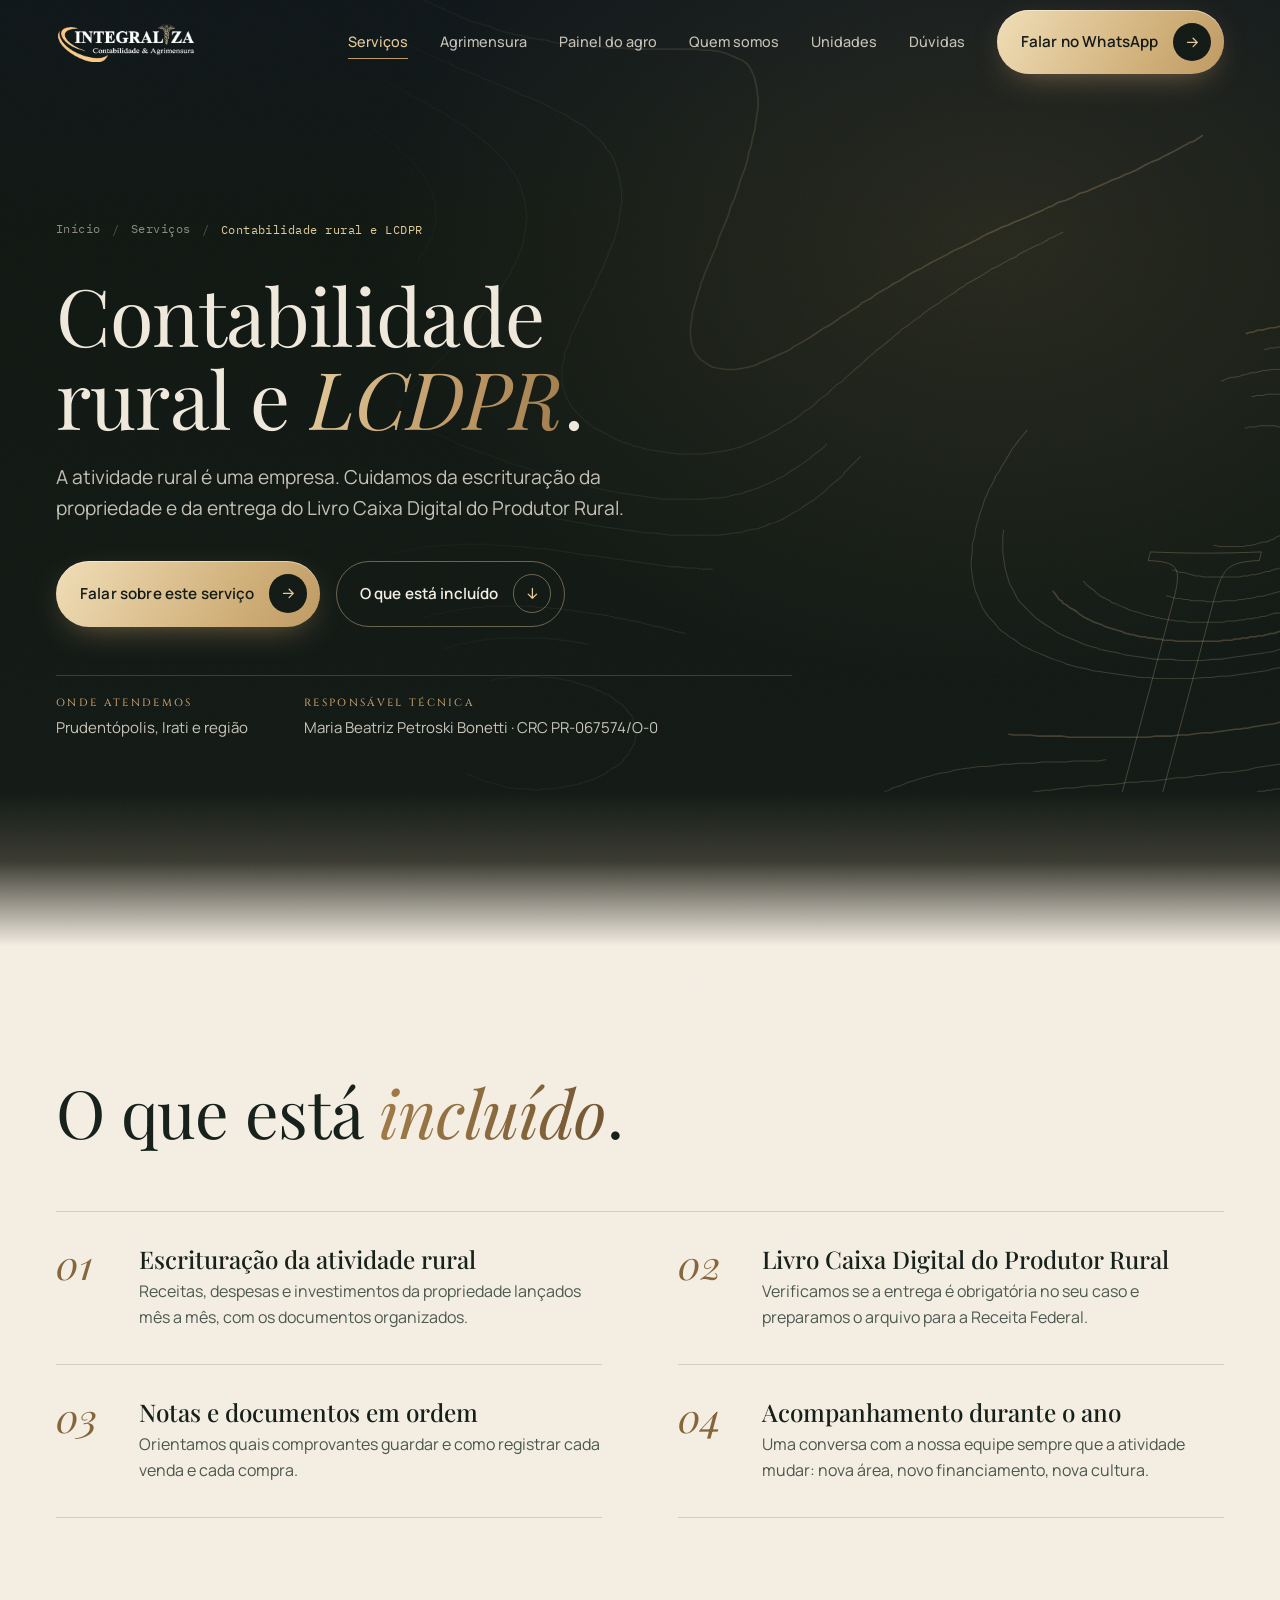
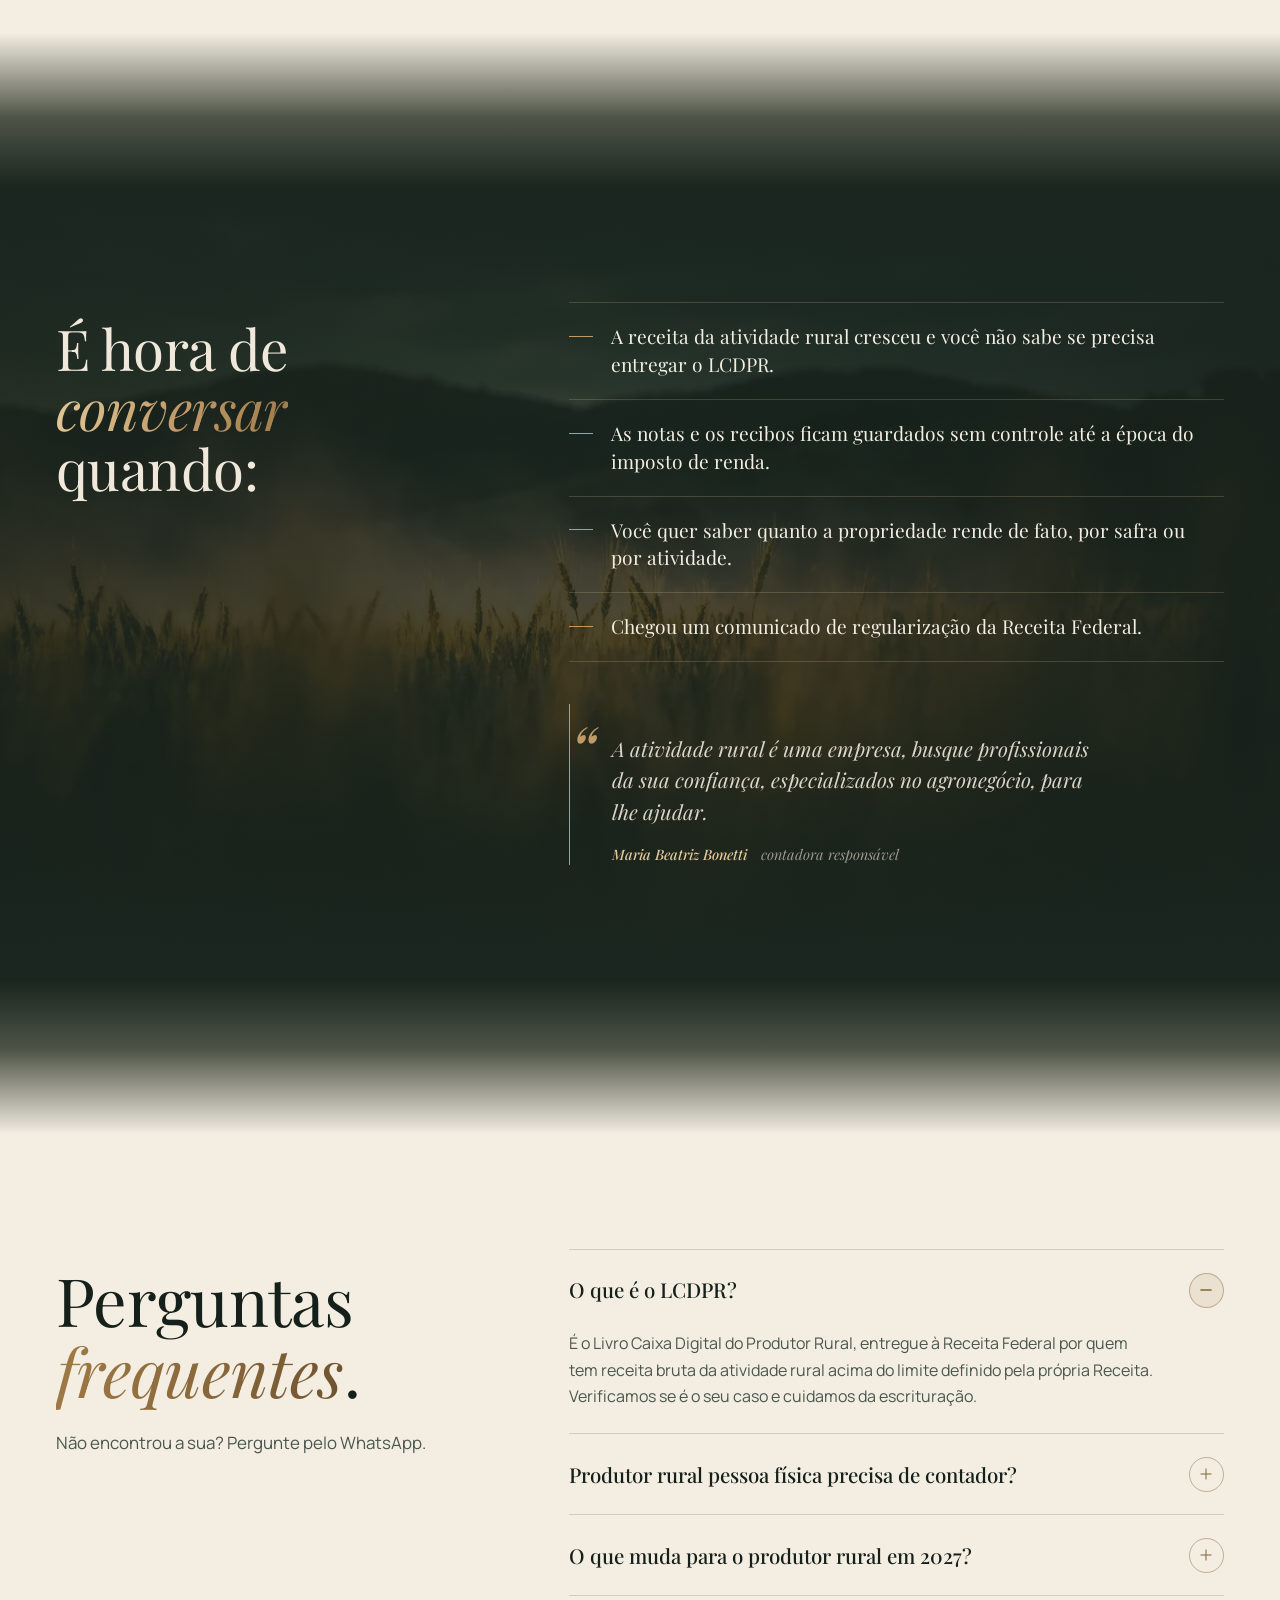
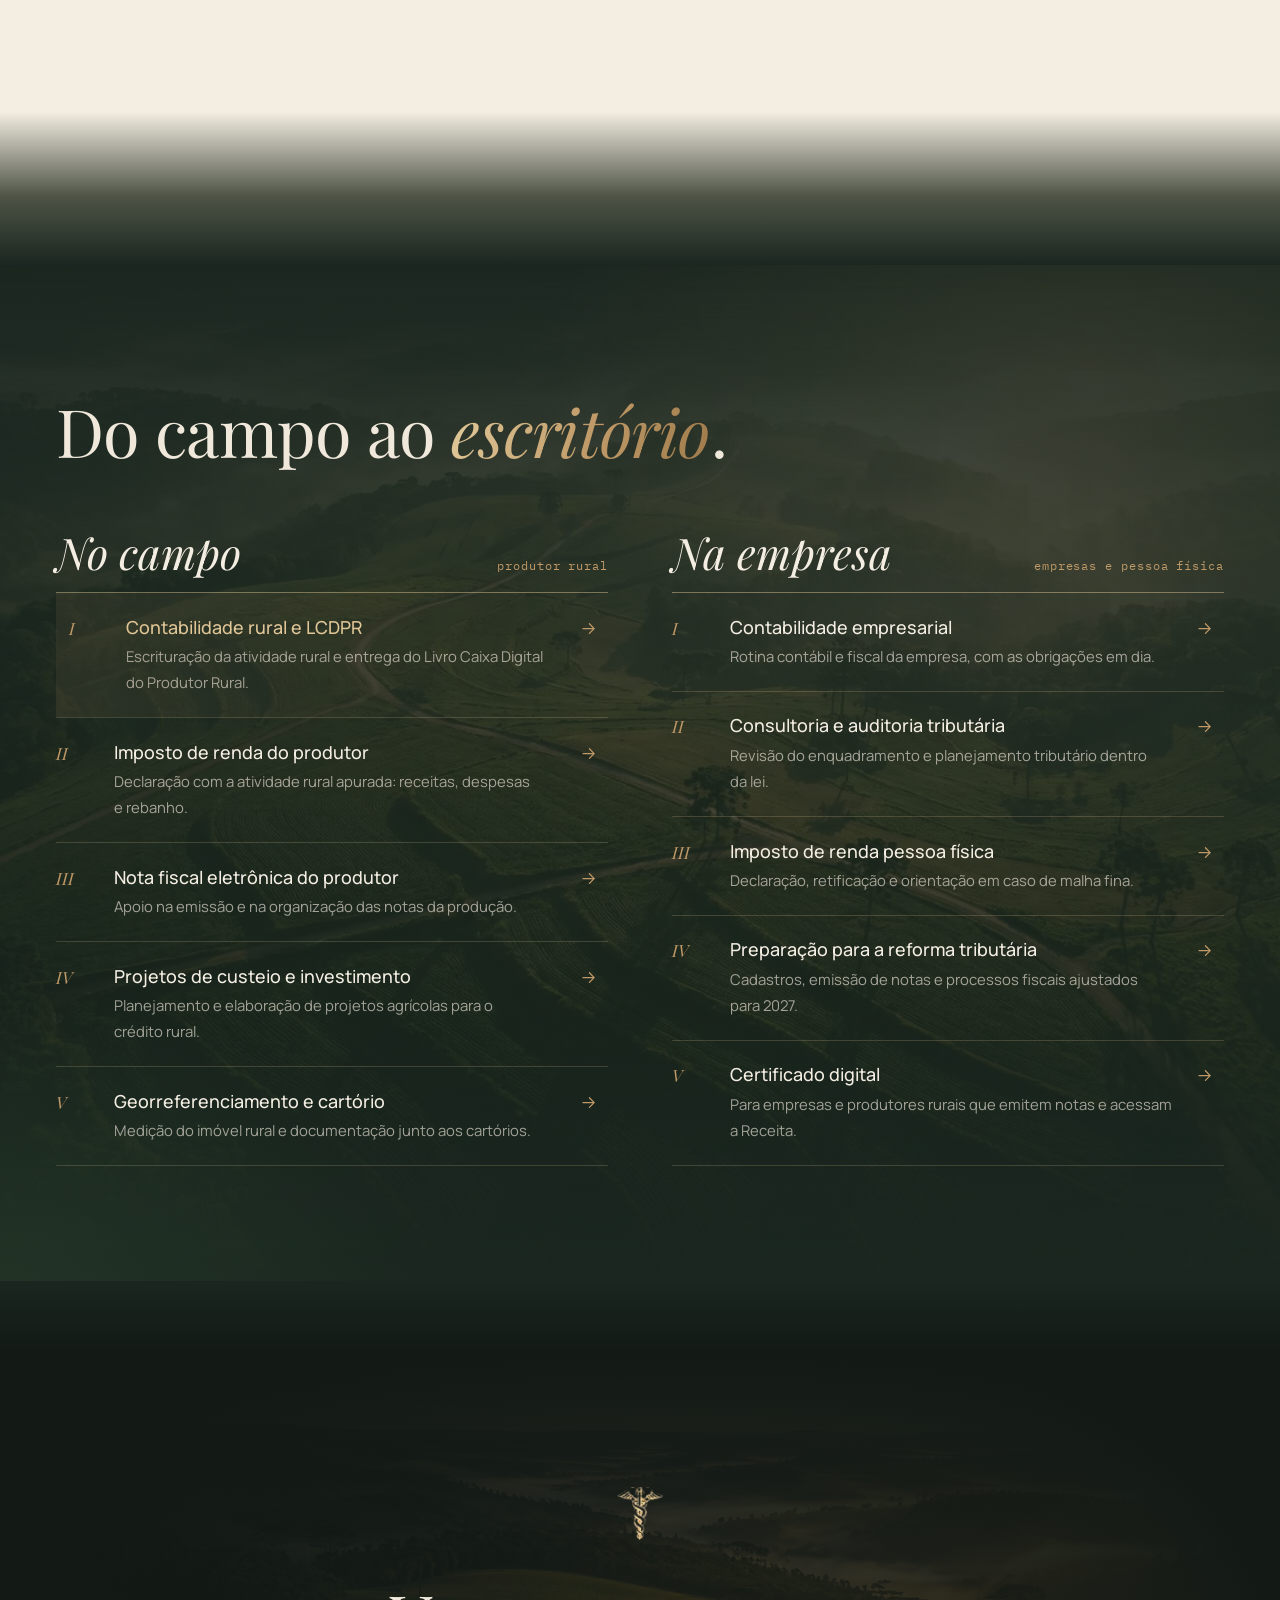
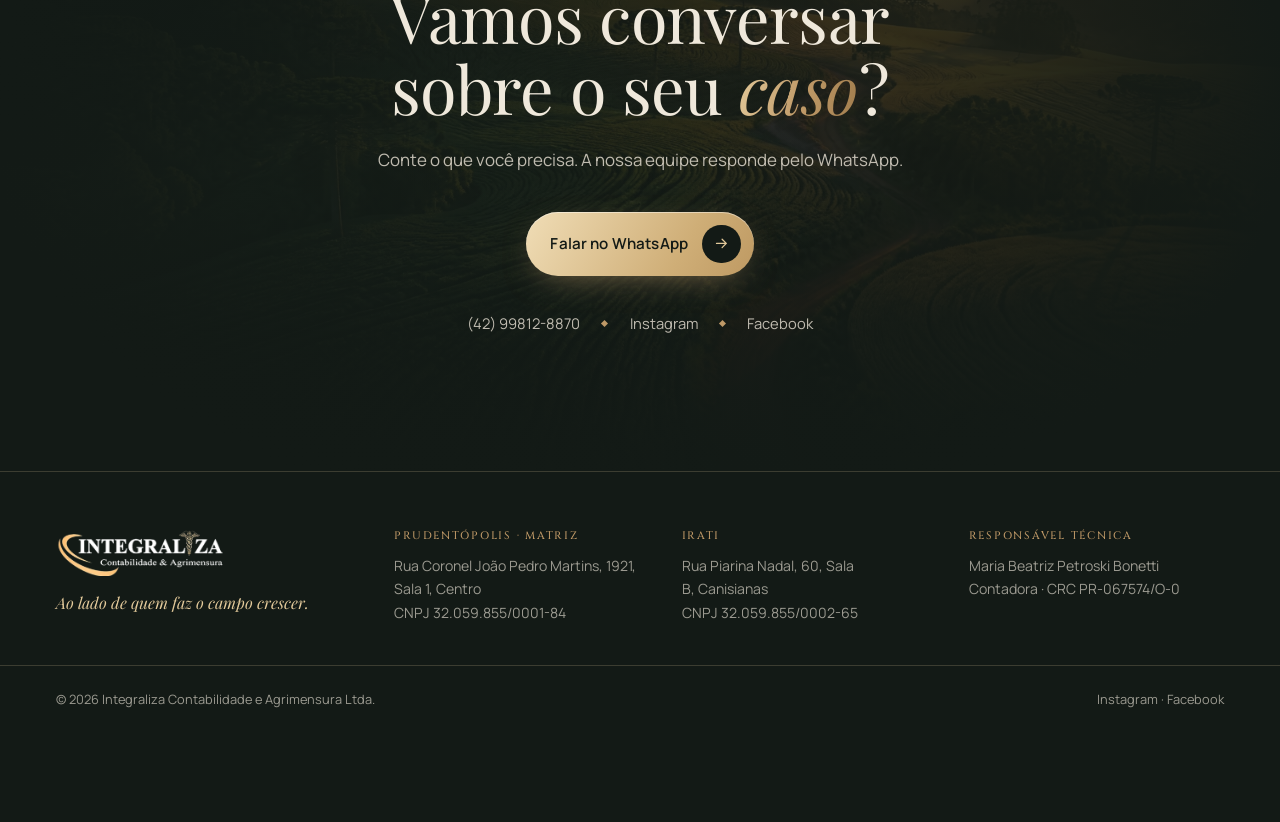
<file: servicos/contabilidade-rural/index.html>
<!DOCTYPE html>
<html lang="pt-BR" class="no-js sem-intro">
<head>
<meta charset="utf-8">
<meta name="viewport" content="width=device-width, initial-scale=1, viewport-fit=cover">
<title>Contabilidade rural e LCDPR em Prudentópolis e Irati | Integraliza</title>
<meta name="description" content="Contabilidade rural em Prudentópolis e Irati: escrituração da atividade rural e entrega do Livro Caixa Digital do Produtor Rural (LCDPR), com acompanhamento durante o ano.">
<meta name="robots" content="noindex, nofollow">
<link rel="canonical" href="https://integraliza.rkperformance.com.br/servicos/contabilidade-rural/">
<meta property="og:type" content="website">
<meta property="og:locale" content="pt_BR">
<meta property="og:site_name" content="Integraliza Contabilidade e Agrimensura">
<meta property="og:title" content="Contabilidade rural e LCDPR em Prudentópolis e Irati">
<meta property="og:description" content="A atividade rural é uma empresa. Cuidamos da escrituração da propriedade e da entrega do Livro Caixa Digital do Produtor Rural.">
<meta property="og:image" content="https://integraliza.rkperformance.com.br/assets/img/og.jpg">
<meta property="og:url" content="https://integraliza.rkperformance.com.br/servicos/contabilidade-rural/">
<meta name="twitter:card" content="summary_large_image">
<meta name="theme-color" content="#131A16">
<link rel="icon" href="../../assets/img/favicon.png" type="image/png">
<link rel="preload" href="../../assets/fonts/playfair-display-400-500.woff2" as="font" type="font/woff2" crossorigin>
<link rel="preload" href="../../assets/fonts/playfair-display-400-500-italic.woff2" as="font" type="font/woff2" crossorigin>
<link rel="preload" href="../../assets/fonts/manrope-400-600.woff2" as="font" type="font/woff2" crossorigin>
<link rel="stylesheet" href="../../assets/site.css?v=2">
<link rel="stylesheet" href="../../assets/servico.css">
<script>document.documentElement.classList.replace('no-js','js')</script>
<script type="application/ld+json">{"@context":"https://schema.org","@type":"Service","name":"Contabilidade rural e LCDPR","serviceType":"Contabilidade rural e LCDPR","description":"Contabilidade rural em Prudentópolis e Irati: escrituração da atividade rural e entrega do Livro Caixa Digital do Produtor Rural (LCDPR), com acompanhamento durante o ano.","url":"https://integraliza.rkperformance.com.br/servicos/contabilidade-rural/","areaServed":[{"@type":"City","name":"Prudentópolis"},{"@type":"City","name":"Irati"}],"provider":{"@type":"AccountingService","name":"Integraliza Contabilidade e Agrimensura","telephone":"+55 42 99812-8870","url":"https://integraliza.rkperformance.com.br/"}}</script>
<script type="application/ld+json">{"@context":"https://schema.org","@type":"BreadcrumbList","itemListElement":[{"@type":"ListItem","position":1,"name":"Início","item":"https://integraliza.rkperformance.com.br/"},{"@type":"ListItem","position":2,"name":"Serviços","item":"https://integraliza.rkperformance.com.br/#servicos"},{"@type":"ListItem","position":3,"name":"Contabilidade rural e LCDPR","item":"https://integraliza.rkperformance.com.br/servicos/contabilidade-rural/"}]}</script>
<script type="application/ld+json">{"@context":"https://schema.org","@type":"FAQPage","mainEntity":[{"@type":"Question","name":"O que é o LCDPR?","acceptedAnswer":{"@type":"Answer","text":"É o Livro Caixa Digital do Produtor Rural, entregue à Receita Federal por quem tem receita bruta da atividade rural acima do limite definido pela própria Receita. Verificamos se é o seu caso e cuidamos da escrituração."}},{"@type":"Question","name":"Produtor rural pessoa física precisa de contador?","acceptedAnswer":{"@type":"Answer","text":"A contratação não é obrigatória, mas as obrigações existem: imposto de renda com a atividade rural, notas fiscais da produção e, para parte dos produtores, o Livro Caixa Digital. O acompanhamento reduz o risco de erros e de multas."}},{"@type":"Question","name":"O que muda para o produtor rural em 2027?","acceptedAnswer":{"@type":"Answer","text":"Com a reforma tributária, avançam as novas regras da CBS e do IBS, e a inscrição no CNPJ passa a ser exigida dos produtores rurais pessoas físicas abrangidos por elas. Avaliamos como isso se aplica à sua atividade."}}]}</script>
</head>
<body class="pagina-servico">
<a class="pular" href="#conteudo">Pular para o conteúdo</a>
<div class="grao" aria-hidden="true"></div>

<header class="topo">
  <div class="wrap">
    <a class="logo" href="../../" aria-label="Integraliza Contabilidade e Agrimensura, início"><img src="../../assets/img/logo.webp" alt="Integraliza Contabilidade e Agrimensura" width="800" height="227"></a>
    <nav class="menu" aria-label="Seções">
      <a href="../../#servicos" aria-current="true">Serviços</a>
      <a href="../../#agrimensura">Agrimensura</a>
      <a href="../../portal/">Painel do agro</a>
      <a href="../../#quem-somos">Quem somos</a>
      <a href="../../#unidades">Unidades</a>
      <a href="#duvidas">Dúvidas</a>
    </nav>
    <a class="btn btn-ouro btn-topo" href="https://wa.me/5542998128870" data-msg="Olá! Gostaria de saber mais sobre a contabilidade rural e o Livro Caixa Digital do Produtor Rural." target="_blank" rel="noopener">Falar no WhatsApp<i><svg viewBox="0 0 24 24"><path d="M5 12h14M13 6l6 6-6 6"/></svg></i></a>
    <button class="menu-botao" type="button" aria-expanded="false" aria-controls="menu-cel"><span></span><span></span><b>Menu</b></button>
  </div>
</header>
<nav class="menu-cel" id="menu-cel" aria-label="Menu" hidden>
  <a href="../../#servicos">Serviços</a>
  <a href="../../#agrimensura">Agrimensura</a>
  <a href="../../portal/">Painel do agro</a>
  <a href="../../#quem-somos">Quem somos</a>
  <a href="../../#unidades">Unidades</a>
  <a href="#duvidas">Dúvidas</a>
  <a class="btn btn-ouro" href="https://wa.me/5542998128870" data-msg="Olá! Gostaria de saber mais sobre a contabilidade rural e o Livro Caixa Digital do Produtor Rural." target="_blank" rel="noopener">Falar no WhatsApp<i><svg viewBox="0 0 24 24"><path d="M5 12h14M13 6l6 6-6 6"/></svg></i></a>
</nav>

<main id="conteudo">
<section class="capa-servico" id="inicio">
  <img class="capa-curvas" src="../../assets/img/curvas-hero.svg" alt="" aria-hidden="true" data-parallax="-0.06">
  <span class="capa-num" aria-hidden="true">I</span>
  <div class="wrap">
    <nav class="migalhas reveal" aria-label="Você está em"><a href="../../">Início</a><span>/</span><a href="../../#servicos">Serviços</a><span>/</span><b>Contabilidade rural e LCDPR</b></nav>
    <h1 class="reveal d1">Contabilidade rural e <em>LCDPR</em>.</h1>
    <p class="lead reveal d2">A atividade rural é uma empresa. Cuidamos da escrituração da propriedade e da entrega do Livro Caixa Digital do Produtor Rural.</p>
    <div class="hero-acoes reveal d2">
      <a class="btn btn-ouro" href="https://wa.me/5542998128870" data-msg="Olá! Gostaria de saber mais sobre a contabilidade rural e o Livro Caixa Digital do Produtor Rural." target="_blank" rel="noopener">Falar sobre este serviço<i><svg viewBox="0 0 24 24"><path d="M5 12h14M13 6l6 6-6 6"/></svg></i></a>
      <a class="btn btn-linha" href="#inclui">O que está incluído<i><svg viewBox="0 0 24 24"><path d="M12 5v14M6 13l6 6 6-6"/></svg></i></a>
    </div>
    <dl class="capa-pe reveal d2">
      <div><dt>Onde atendemos</dt><dd>Prudentópolis, Irati e região</dd></div>
      <div><dt>Responsável técnica</dt><dd>Maria Beatriz Petroski Bonetti · CRC PR-067574/O-0</dd></div>
    </dl>
  </div>
</section>

<div class="faixa noite-palha"></div>

<section class="bloco palha inclui" id="inclui">
  <div class="wrap">
    <div class="titulo-secao reveal">
      <h2>O que está <em>incluído</em>.</h2>
    </div>
    <ol class="inclui-grade">
        <li class="reveal"><span>01</span><h3>Escrituração da atividade rural</h3><p>Receitas, despesas e investimentos da propriedade lançados mês a mês, com os documentos organizados.</p></li>
        <li class="reveal d1"><span>02</span><h3>Livro Caixa Digital do Produtor Rural</h3><p>Verificamos se a entrega é obrigatória no seu caso e preparamos o arquivo para a Receita Federal.</p></li>
        <li class="reveal"><span>03</span><h3>Notas e documentos em ordem</h3><p>Orientamos quais comprovantes guardar e como registrar cada venda e cada compra.</p></li>
        <li class="reveal d1"><span>04</span><h3>Acompanhamento durante o ano</h3><p>Uma conversa com a nossa equipe sempre que a atividade mudar: nova área, novo financiamento, nova cultura.</p></li>
    </ol>
  </div>
</section>

<div class="faixa palha-mata"></div>

<section class="bloco mata quando">
  <div class="wrap quando-grade">
    <div class="titulo-secao reveal">
      <h2>É hora de <em>conversar</em> quando:</h2>
    </div>
    <div>
      <ul class="quando-lista reveal d1">
          <li>A receita da atividade rural cresceu e você não sabe se precisa entregar o LCDPR.</li>
          <li>As notas e os recibos ficam guardados sem controle até a época do imposto de renda.</li>
          <li>Você quer saber quanto a propriedade rende de fato, por safra ou por atividade.</li>
          <li>Chegou um comunicado de regularização da Receita Federal.</li>
      </ul>
        <blockquote class="fala reveal d2"><p>A atividade rural é uma empresa, busque profissionais da sua confiança, especializados no agronegócio, para lhe ajudar.</p><footer><b>Maria Beatriz Bonetti</b><span>contadora responsável</span></footer></blockquote>
    </div>
  </div>
</section>

<div class="faixa mata-palha"></div>

<section class="bloco palha duvidas" id="duvidas">
  <div class="wrap duvidas-grade">
    <div class="titulo-secao reveal">
      <h2>Perguntas <em>frequentes</em>.</h2>
      <p class="texto">Não encontrou a sua? Pergunte pelo WhatsApp.</p>
    </div>
    <div class="faq reveal d1">
      <details open><summary>O que é o LCDPR?<i></i></summary><p>É o Livro Caixa Digital do Produtor Rural, entregue à Receita Federal por quem tem receita bruta da atividade rural acima do limite definido pela própria Receita. Verificamos se é o seu caso e cuidamos da escrituração.</p></details>
      <details><summary>Produtor rural pessoa física precisa de contador?<i></i></summary><p>A contratação não é obrigatória, mas as obrigações existem: imposto de renda com a atividade rural, notas fiscais da produção e, para parte dos produtores, o Livro Caixa Digital. O acompanhamento reduz o risco de erros e de multas.</p></details>
      <details><summary>O que muda para o produtor rural em 2027?<i></i></summary><p>Com a reforma tributária, avançam as novas regras da CBS e do IBS, e a inscrição no CNPJ passa a ser exigida dos produtores rurais pessoas físicas abrangidos por elas. Avaliamos como isso se aplica à sua atividade.</p></details>
    </div>
  </div>
</section>

<div class="faixa palha-mata"></div>

<section class="bloco mata servicos outros" id="servicos">
  <div class="wrap">
    <div class="titulo-secao reveal">
      <h2>Do campo ao <em>escritório</em>.</h2>
    </div>
    <div class="servicos-colunas">
      <div class="coluna reveal">
        <div class="coluna-topo"><h3>No campo</h3><span>produtor rural</span></div>
        <ul class="lista-servicos">
          <li><a href="../contabilidade-rural/" aria-current="page"><i>I</i><div><b>Contabilidade rural e LCDPR</b><span>Escrituração da atividade rural e entrega do Livro Caixa Digital do Produtor Rural.</span></div><svg viewBox="0 0 24 24"><path d="M5 12h14M13 6l6 6-6 6"/></svg></a></li>
          <li><a href="../imposto-de-renda-produtor-rural/"><i>II</i><div><b>Imposto de renda do produtor</b><span>Declaração com a atividade rural apurada: receitas, despesas e rebanho.</span></div><svg viewBox="0 0 24 24"><path d="M5 12h14M13 6l6 6-6 6"/></svg></a></li>
          <li><a href="../nota-fiscal-produtor-rural/"><i>III</i><div><b>Nota fiscal eletrônica do produtor</b><span>Apoio na emissão e na organização das notas da produção.</span></div><svg viewBox="0 0 24 24"><path d="M5 12h14M13 6l6 6-6 6"/></svg></a></li>
          <li><a href="../projetos-custeio-investimento/"><i>IV</i><div><b>Projetos de custeio e investimento</b><span>Planejamento e elaboração de projetos agrícolas para o crédito rural.</span></div><svg viewBox="0 0 24 24"><path d="M5 12h14M13 6l6 6-6 6"/></svg></a></li>
          <li><a href="../georreferenciamento/"><i>V</i><div><b>Georreferenciamento e cartório</b><span>Medição do imóvel rural e documentação junto aos cartórios.</span></div><svg viewBox="0 0 24 24"><path d="M5 12h14M13 6l6 6-6 6"/></svg></a></li>
        </ul>
      </div>
      <div class="coluna reveal d2">
        <div class="coluna-topo"><h3>Na empresa</h3><span>empresas e pessoa física</span></div>
        <ul class="lista-servicos">
          <li><a href="../contabilidade-empresarial/"><i>I</i><div><b>Contabilidade empresarial</b><span>Rotina contábil e fiscal da empresa, com as obrigações em dia.</span></div><svg viewBox="0 0 24 24"><path d="M5 12h14M13 6l6 6-6 6"/></svg></a></li>
          <li><a href="../consultoria-tributaria/"><i>II</i><div><b>Consultoria e auditoria tributária</b><span>Revisão do enquadramento e planejamento tributário dentro da lei.</span></div><svg viewBox="0 0 24 24"><path d="M5 12h14M13 6l6 6-6 6"/></svg></a></li>
          <li><a href="../imposto-de-renda/"><i>III</i><div><b>Imposto de renda pessoa física</b><span>Declaração, retificação e orientação em caso de malha fina.</span></div><svg viewBox="0 0 24 24"><path d="M5 12h14M13 6l6 6-6 6"/></svg></a></li>
          <li><a href="../reforma-tributaria/"><i>IV</i><div><b>Preparação para a reforma tributária</b><span>Cadastros, emissão de notas e processos fiscais ajustados para 2027.</span></div><svg viewBox="0 0 24 24"><path d="M5 12h14M13 6l6 6-6 6"/></svg></a></li>
          <li><a href="../certificado-digital/"><i>V</i><div><b>Certificado digital</b><span>Para empresas e produtores rurais que emitem notas e acessam a Receita.</span></div><svg viewBox="0 0 24 24"><path d="M5 12h14M13 6l6 6-6 6"/></svg></a></li>
        </ul>
      </div>
    </div>
  </div>
</section>

<div class="faixa mata-noite"></div>

<section class="bloco noite contato" id="contato">
  <div class="contato-foto" aria-hidden="true"><picture><source media="(max-width: 760px)" srcset="../../assets/img/hero-celular.avif" type="image/avif"><source media="(max-width: 760px)" srcset="../../assets/img/hero-celular.webp" type="image/webp"><source srcset="../../assets/img/hero-1600.avif" type="image/avif"><source srcset="../../assets/img/hero-1600.webp" type="image/webp"><img src="../../assets/img/hero-1600.jpg" alt="" loading="lazy" decoding="async"></picture></div>
  <div class="wrap contato-conteudo reveal">
    <img class="contato-cad" src="../../assets/img/caduceu.webp" alt="" aria-hidden="true" width="207" height="240" loading="lazy" decoding="async">
    <h2>Vamos conversar sobre o seu <em>caso</em>?</h2>
    <p class="texto">Conte o que você precisa. A nossa equipe responde pelo WhatsApp.</p>
    <a class="btn btn-ouro" href="https://wa.me/5542998128870" data-msg="Olá! Gostaria de saber mais sobre a contabilidade rural e o Livro Caixa Digital do Produtor Rural." target="_blank" rel="noopener">Falar no WhatsApp<i><svg viewBox="0 0 24 24"><path d="M5 12h14M13 6l6 6-6 6"/></svg></i></a>
    <p class="contato-linha"><a href="tel:+5542998128870">(42) 99812-8870</a><span></span><a href="https://www.instagram.com/integraliza.contabilidade/" target="_blank" rel="noopener">Instagram</a><span></span><a href="https://www.facebook.com/integraliza.assessoria/" target="_blank" rel="noopener">Facebook</a></p>
  </div>
</section>
</main>

<footer class="rodape">
  <div class="wrap rodape-grade">
    <div class="rodape-marca"><img src="../../assets/img/logo.webp" alt="Integraliza Contabilidade e Agrimensura" width="800" height="227" loading="lazy"><p>Ao lado de quem faz o campo crescer.</p></div>
    <div><h4>Prudentópolis · Matriz</h4><p>Rua Coronel João Pedro Martins, 1921, Sala 1, Centro<br>CNPJ 32.059.855/0001-84</p></div>
    <div><h4>Irati</h4><p>Rua Piarina Nadal, 60, Sala B, Canisianas<br>CNPJ 32.059.855/0002-65</p></div>
    <div><h4>Responsável técnica</h4><p>Maria Beatriz Petroski Bonetti<br>Contadora · CRC PR-067574/O-0</p></div>
  </div>
  <div class="wrap rodape-fim"><p>© 2026 Integraliza Contabilidade e Agrimensura Ltda.</p><p><a href="https://www.instagram.com/integraliza.contabilidade/" target="_blank" rel="noopener">Instagram</a> · <a href="https://www.facebook.com/integraliza.assessoria/" target="_blank" rel="noopener">Facebook</a></p></div>
</footer>

<div class="barra-cel" aria-hidden="true"><a class="btn btn-ouro" href="https://wa.me/5542998128870" data-msg="Olá! Gostaria de saber mais sobre a contabilidade rural e o Livro Caixa Digital do Produtor Rural." target="_blank" tabindex="-1" rel="noopener">Falar no WhatsApp<i><svg viewBox="0 0 24 24"><path d="M5 12h14M13 6l6 6-6 6"/></svg></i></a></div>

<script src="../../assets/site.js?v=2" defer></script>
</body>
</html>
</file>
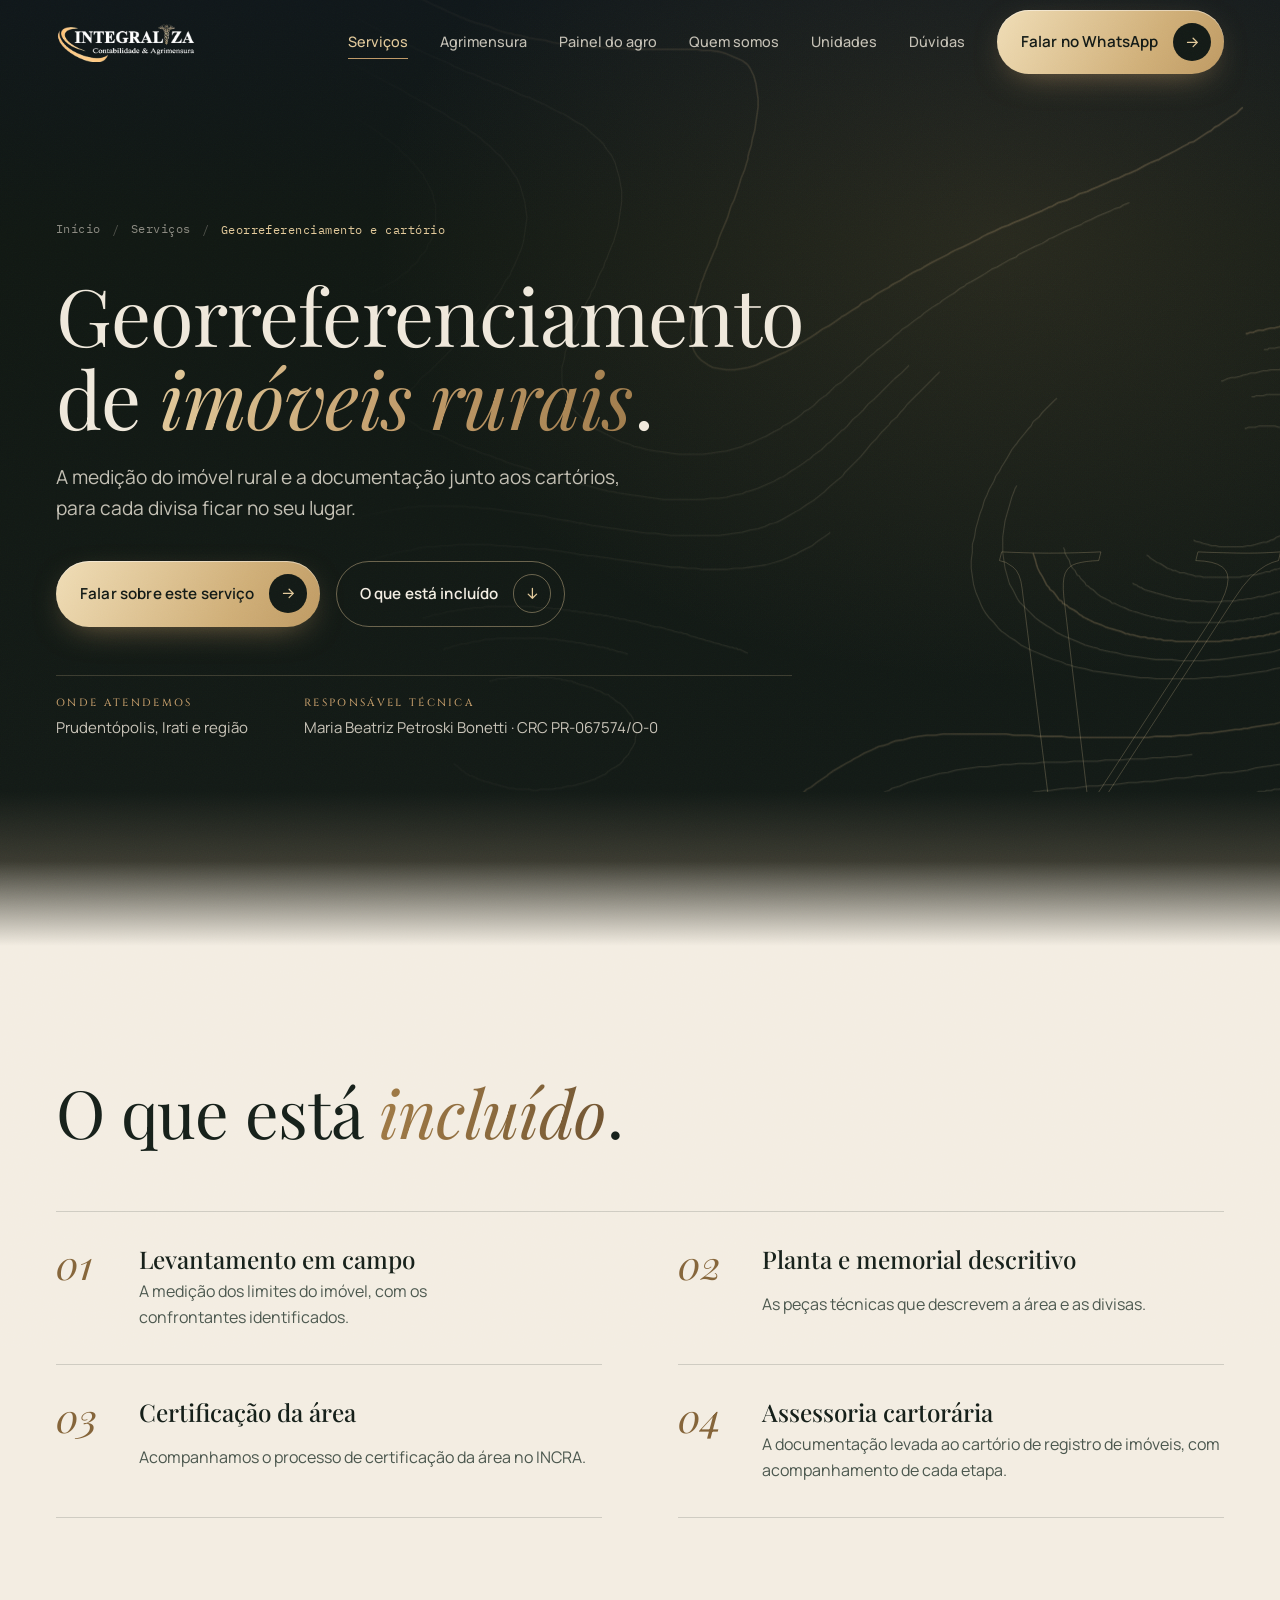
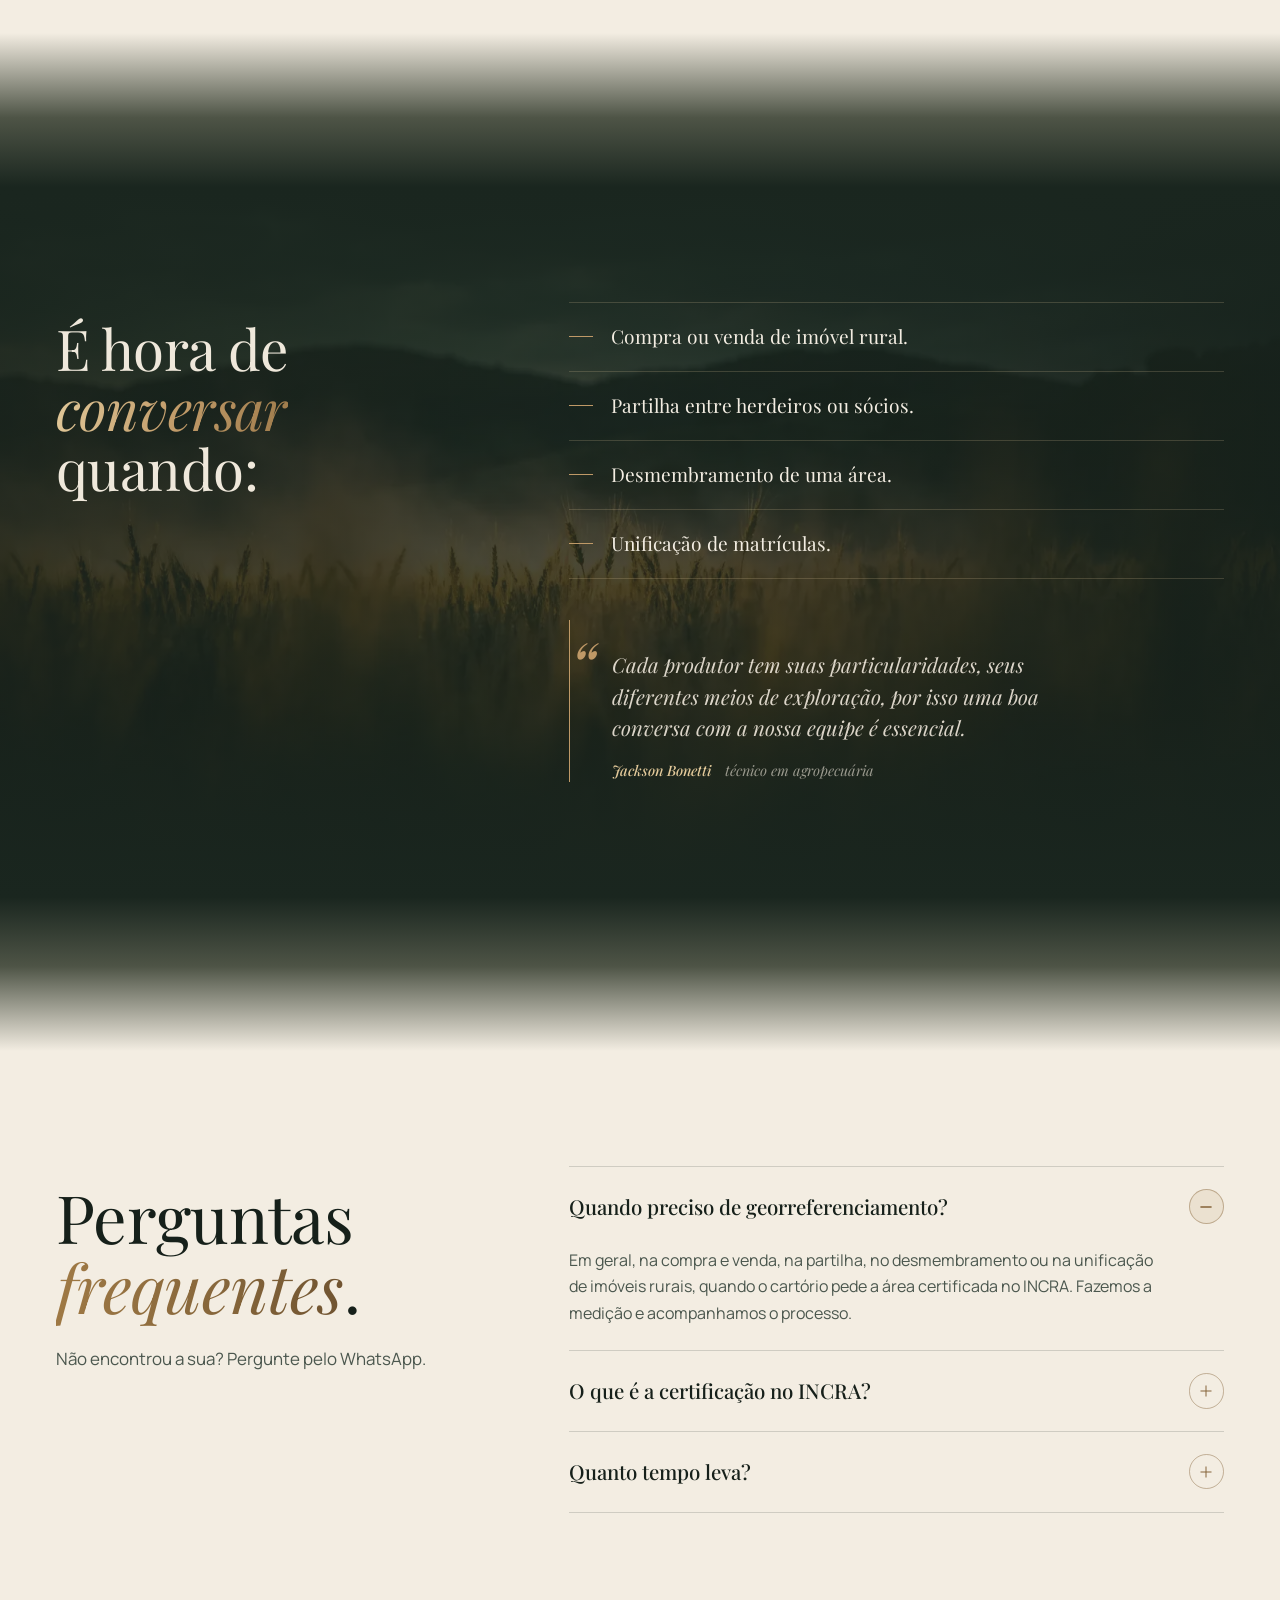
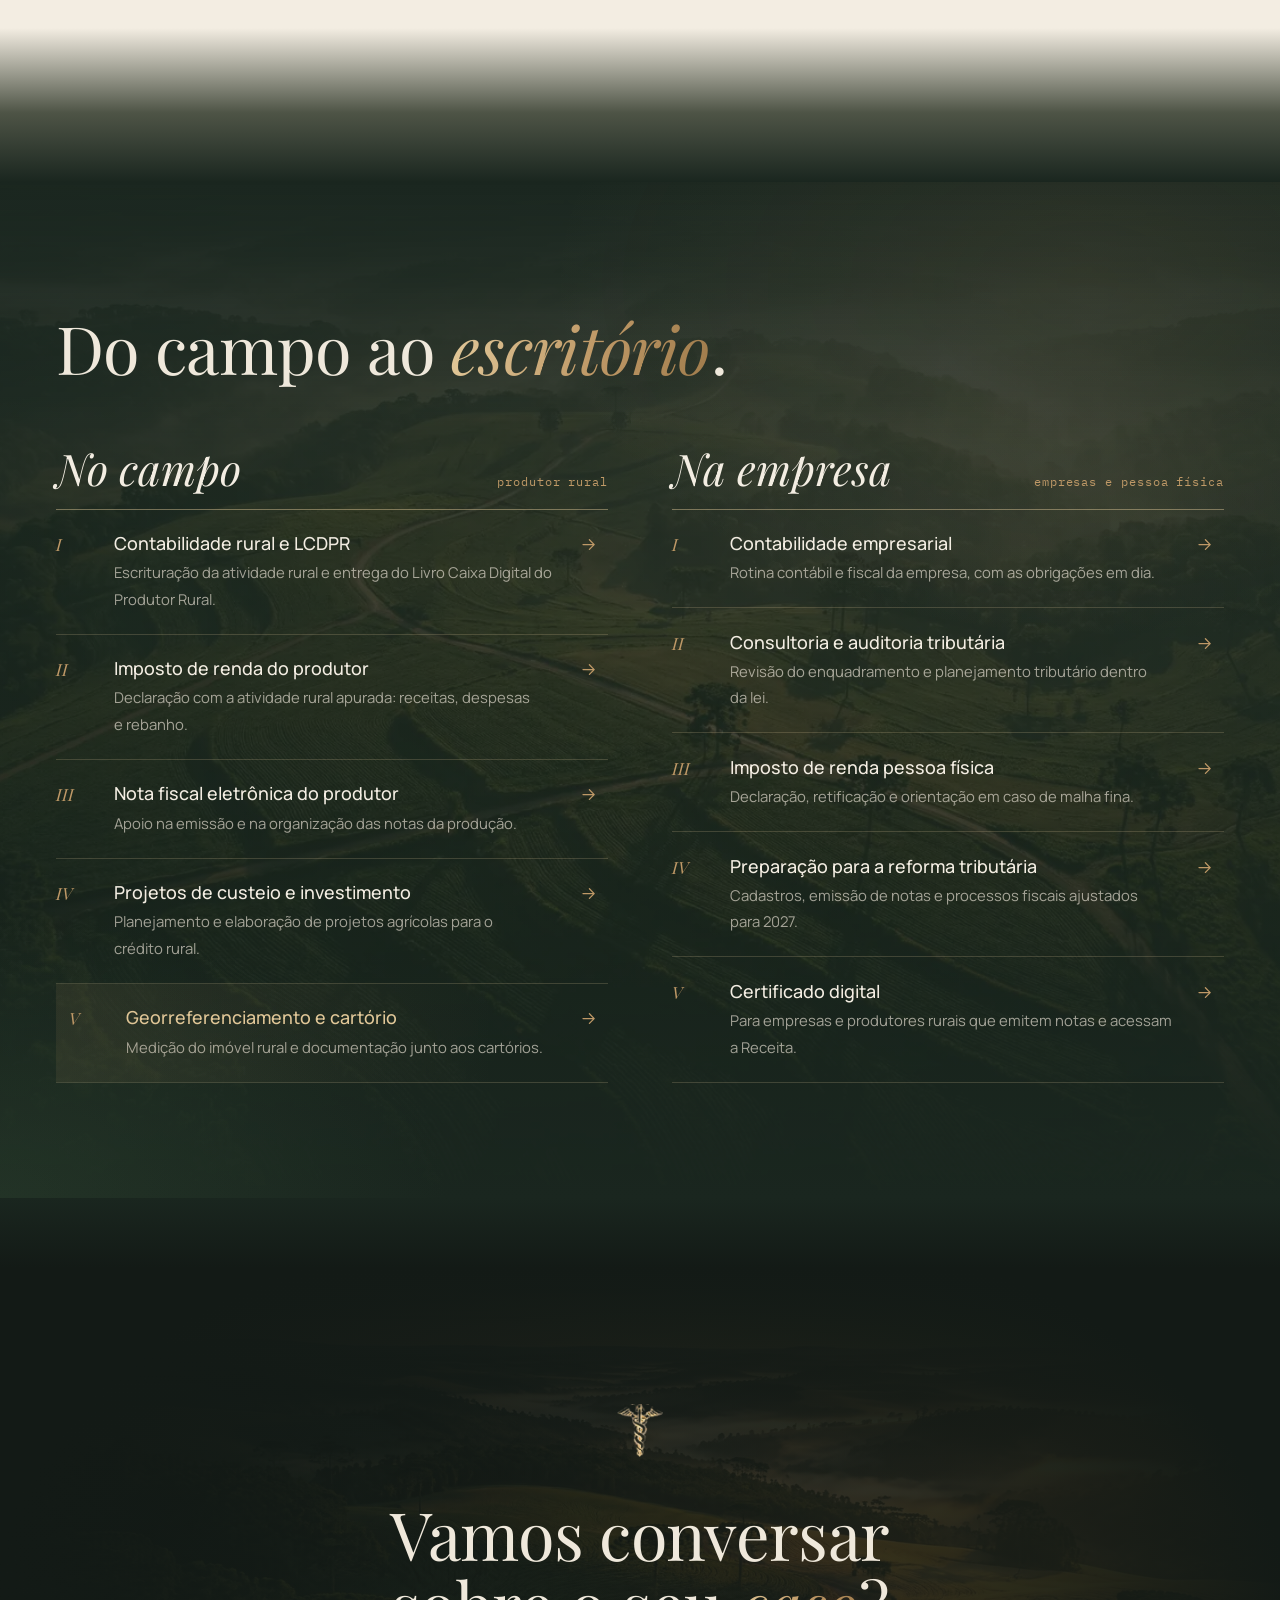
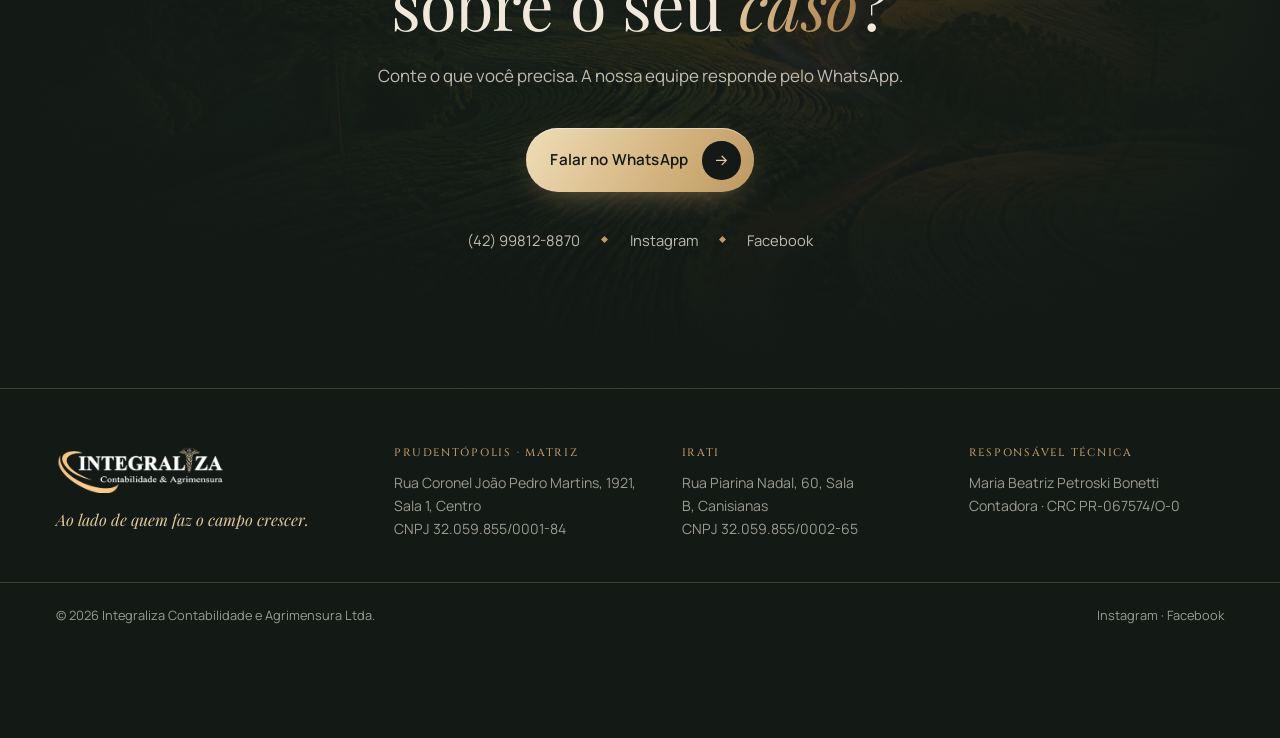
<file: servicos/georreferenciamento/index.html>
<!DOCTYPE html>
<html lang="pt-BR" class="no-js sem-intro">
<head>
<meta charset="utf-8">
<meta name="viewport" content="width=device-width, initial-scale=1, viewport-fit=cover">
<title>Georreferenciamento de imóveis rurais em Prudentópolis e Irati | Integraliza</title>
<meta name="description" content="Georreferenciamento de imóveis rurais em Prudentópolis e Irati: medição da área, planta, memorial descritivo e assessoria cartorária.">
<meta name="robots" content="noindex, nofollow">
<link rel="canonical" href="https://integraliza.rkperformance.com.br/servicos/georreferenciamento/">
<meta property="og:type" content="website">
<meta property="og:locale" content="pt_BR">
<meta property="og:site_name" content="Integraliza Contabilidade e Agrimensura">
<meta property="og:title" content="Georreferenciamento de imóveis rurais em Prudentópolis e Irati">
<meta property="og:description" content="A medição do imóvel rural e a documentação junto aos cartórios, para cada divisa ficar no seu lugar.">
<meta property="og:image" content="https://integraliza.rkperformance.com.br/assets/img/og.jpg">
<meta property="og:url" content="https://integraliza.rkperformance.com.br/servicos/georreferenciamento/">
<meta name="twitter:card" content="summary_large_image">
<meta name="theme-color" content="#131A16">
<link rel="icon" href="../../assets/img/favicon.png" type="image/png">
<link rel="preload" href="../../assets/fonts/playfair-display-400-500.woff2" as="font" type="font/woff2" crossorigin>
<link rel="preload" href="../../assets/fonts/playfair-display-400-500-italic.woff2" as="font" type="font/woff2" crossorigin>
<link rel="preload" href="../../assets/fonts/manrope-400-600.woff2" as="font" type="font/woff2" crossorigin>
<link rel="stylesheet" href="../../assets/site.css?v=2">
<link rel="stylesheet" href="../../assets/servico.css">
<script>document.documentElement.classList.replace('no-js','js')</script>
<script type="application/ld+json">{"@context":"https://schema.org","@type":"Service","name":"Georreferenciamento e cartório","serviceType":"Georreferenciamento e cartório","description":"Georreferenciamento de imóveis rurais em Prudentópolis e Irati: medição da área, planta, memorial descritivo e assessoria cartorária.","url":"https://integraliza.rkperformance.com.br/servicos/georreferenciamento/","areaServed":[{"@type":"City","name":"Prudentópolis"},{"@type":"City","name":"Irati"}],"provider":{"@type":"AccountingService","name":"Integraliza Contabilidade e Agrimensura","telephone":"+55 42 99812-8870","url":"https://integraliza.rkperformance.com.br/"}}</script>
<script type="application/ld+json">{"@context":"https://schema.org","@type":"BreadcrumbList","itemListElement":[{"@type":"ListItem","position":1,"name":"Início","item":"https://integraliza.rkperformance.com.br/"},{"@type":"ListItem","position":2,"name":"Serviços","item":"https://integraliza.rkperformance.com.br/#servicos"},{"@type":"ListItem","position":3,"name":"Georreferenciamento e cartório","item":"https://integraliza.rkperformance.com.br/servicos/georreferenciamento/"}]}</script>
<script type="application/ld+json">{"@context":"https://schema.org","@type":"FAQPage","mainEntity":[{"@type":"Question","name":"Quando preciso de georreferenciamento?","acceptedAnswer":{"@type":"Answer","text":"Em geral, na compra e venda, na partilha, no desmembramento ou na unificação de imóveis rurais, quando o cartório pede a área certificada no INCRA. Fazemos a medição e acompanhamos o processo."}},{"@type":"Question","name":"O que é a certificação no INCRA?","acceptedAnswer":{"@type":"Answer","text":"É a confirmação de que os limites do imóvel não se sobrepõem aos de outros imóveis já certificados. Ela é feita a partir da medição e das peças técnicas."}},{"@type":"Question","name":"Quanto tempo leva?","acceptedAnswer":{"@type":"Answer","text":"Depende do tamanho da área, do acesso às divisas e da documentação do imóvel. Depois de conhecer o caso, passamos as etapas e a ordem de cada uma."}}]}</script>
</head>
<body class="pagina-servico">
<a class="pular" href="#conteudo">Pular para o conteúdo</a>
<div class="grao" aria-hidden="true"></div>

<header class="topo">
  <div class="wrap">
    <a class="logo" href="../../" aria-label="Integraliza Contabilidade e Agrimensura, início"><img src="../../assets/img/logo.webp" alt="Integraliza Contabilidade e Agrimensura" width="800" height="227"></a>
    <nav class="menu" aria-label="Seções">
      <a href="../../#servicos" aria-current="true">Serviços</a>
      <a href="../../#agrimensura">Agrimensura</a>
      <a href="../../portal/">Painel do agro</a>
      <a href="../../#quem-somos">Quem somos</a>
      <a href="../../#unidades">Unidades</a>
      <a href="#duvidas">Dúvidas</a>
    </nav>
    <a class="btn btn-ouro btn-topo" href="https://wa.me/5542998128870" data-msg="Olá! Gostaria de saber mais sobre georreferenciamento e assessoria cartorária." target="_blank" rel="noopener">Falar no WhatsApp<i><svg viewBox="0 0 24 24"><path d="M5 12h14M13 6l6 6-6 6"/></svg></i></a>
    <button class="menu-botao" type="button" aria-expanded="false" aria-controls="menu-cel"><span></span><span></span><b>Menu</b></button>
  </div>
</header>
<nav class="menu-cel" id="menu-cel" aria-label="Menu" hidden>
  <a href="../../#servicos">Serviços</a>
  <a href="../../#agrimensura">Agrimensura</a>
  <a href="../../portal/">Painel do agro</a>
  <a href="../../#quem-somos">Quem somos</a>
  <a href="../../#unidades">Unidades</a>
  <a href="#duvidas">Dúvidas</a>
  <a class="btn btn-ouro" href="https://wa.me/5542998128870" data-msg="Olá! Gostaria de saber mais sobre georreferenciamento e assessoria cartorária." target="_blank" rel="noopener">Falar no WhatsApp<i><svg viewBox="0 0 24 24"><path d="M5 12h14M13 6l6 6-6 6"/></svg></i></a>
</nav>

<main id="conteudo">
<section class="capa-servico" id="inicio">
  <img class="capa-curvas" src="../../assets/img/curvas-hero.svg" alt="" aria-hidden="true" data-parallax="-0.06">
  <span class="capa-num" aria-hidden="true">V</span>
  <div class="wrap">
    <nav class="migalhas reveal" aria-label="Você está em"><a href="../../">Início</a><span>/</span><a href="../../#servicos">Serviços</a><span>/</span><b>Georreferenciamento e cartório</b></nav>
    <h1 class="reveal d1">Georreferenciamento de <em>imóveis rurais</em>.</h1>
    <p class="lead reveal d2">A medição do imóvel rural e a documentação junto aos cartórios, para cada divisa ficar no seu lugar.</p>
    <div class="hero-acoes reveal d2">
      <a class="btn btn-ouro" href="https://wa.me/5542998128870" data-msg="Olá! Gostaria de saber mais sobre georreferenciamento e assessoria cartorária." target="_blank" rel="noopener">Falar sobre este serviço<i><svg viewBox="0 0 24 24"><path d="M5 12h14M13 6l6 6-6 6"/></svg></i></a>
      <a class="btn btn-linha" href="#inclui">O que está incluído<i><svg viewBox="0 0 24 24"><path d="M12 5v14M6 13l6 6 6-6"/></svg></i></a>
    </div>
    <dl class="capa-pe reveal d2">
      <div><dt>Onde atendemos</dt><dd>Prudentópolis, Irati e região</dd></div>
      <div><dt>Responsável técnica</dt><dd>Maria Beatriz Petroski Bonetti · CRC PR-067574/O-0</dd></div>
    </dl>
  </div>
</section>

<div class="faixa noite-palha"></div>

<section class="bloco palha inclui" id="inclui">
  <div class="wrap">
    <div class="titulo-secao reveal">
      <h2>O que está <em>incluído</em>.</h2>
    </div>
    <ol class="inclui-grade">
        <li class="reveal"><span>01</span><h3>Levantamento em campo</h3><p>A medição dos limites do imóvel, com os confrontantes identificados.</p></li>
        <li class="reveal d1"><span>02</span><h3>Planta e memorial descritivo</h3><p>As peças técnicas que descrevem a área e as divisas.</p></li>
        <li class="reveal"><span>03</span><h3>Certificação da área</h3><p>Acompanhamos o processo de certificação da área no INCRA.</p></li>
        <li class="reveal d1"><span>04</span><h3>Assessoria cartorária</h3><p>A documentação levada ao cartório de registro de imóveis, com acompanhamento de cada etapa.</p></li>
    </ol>
  </div>
</section>

<div class="faixa palha-mata"></div>

<section class="bloco mata quando">
  <div class="wrap quando-grade">
    <div class="titulo-secao reveal">
      <h2>É hora de <em>conversar</em> quando:</h2>
    </div>
    <div>
      <ul class="quando-lista reveal d1">
          <li>Compra ou venda de imóvel rural.</li>
          <li>Partilha entre herdeiros ou sócios.</li>
          <li>Desmembramento de uma área.</li>
          <li>Unificação de matrículas.</li>
      </ul>
        <blockquote class="fala reveal d2"><p>Cada produtor tem suas particularidades, seus diferentes meios de exploração, por isso uma boa conversa com a nossa equipe é essencial.</p><footer><b>Jackson Bonetti</b><span>técnico em agropecuária</span></footer></blockquote>
    </div>
  </div>
</section>

<div class="faixa mata-palha"></div>

<section class="bloco palha duvidas" id="duvidas">
  <div class="wrap duvidas-grade">
    <div class="titulo-secao reveal">
      <h2>Perguntas <em>frequentes</em>.</h2>
      <p class="texto">Não encontrou a sua? Pergunte pelo WhatsApp.</p>
    </div>
    <div class="faq reveal d1">
      <details open><summary>Quando preciso de georreferenciamento?<i></i></summary><p>Em geral, na compra e venda, na partilha, no desmembramento ou na unificação de imóveis rurais, quando o cartório pede a área certificada no INCRA. Fazemos a medição e acompanhamos o processo.</p></details>
      <details><summary>O que é a certificação no INCRA?<i></i></summary><p>É a confirmação de que os limites do imóvel não se sobrepõem aos de outros imóveis já certificados. Ela é feita a partir da medição e das peças técnicas.</p></details>
      <details><summary>Quanto tempo leva?<i></i></summary><p>Depende do tamanho da área, do acesso às divisas e da documentação do imóvel. Depois de conhecer o caso, passamos as etapas e a ordem de cada uma.</p></details>
    </div>
  </div>
</section>

<div class="faixa palha-mata"></div>

<section class="bloco mata servicos outros" id="servicos">
  <div class="wrap">
    <div class="titulo-secao reveal">
      <h2>Do campo ao <em>escritório</em>.</h2>
    </div>
    <div class="servicos-colunas">
      <div class="coluna reveal">
        <div class="coluna-topo"><h3>No campo</h3><span>produtor rural</span></div>
        <ul class="lista-servicos">
          <li><a href="../contabilidade-rural/"><i>I</i><div><b>Contabilidade rural e LCDPR</b><span>Escrituração da atividade rural e entrega do Livro Caixa Digital do Produtor Rural.</span></div><svg viewBox="0 0 24 24"><path d="M5 12h14M13 6l6 6-6 6"/></svg></a></li>
          <li><a href="../imposto-de-renda-produtor-rural/"><i>II</i><div><b>Imposto de renda do produtor</b><span>Declaração com a atividade rural apurada: receitas, despesas e rebanho.</span></div><svg viewBox="0 0 24 24"><path d="M5 12h14M13 6l6 6-6 6"/></svg></a></li>
          <li><a href="../nota-fiscal-produtor-rural/"><i>III</i><div><b>Nota fiscal eletrônica do produtor</b><span>Apoio na emissão e na organização das notas da produção.</span></div><svg viewBox="0 0 24 24"><path d="M5 12h14M13 6l6 6-6 6"/></svg></a></li>
          <li><a href="../projetos-custeio-investimento/"><i>IV</i><div><b>Projetos de custeio e investimento</b><span>Planejamento e elaboração de projetos agrícolas para o crédito rural.</span></div><svg viewBox="0 0 24 24"><path d="M5 12h14M13 6l6 6-6 6"/></svg></a></li>
          <li><a href="../georreferenciamento/" aria-current="page"><i>V</i><div><b>Georreferenciamento e cartório</b><span>Medição do imóvel rural e documentação junto aos cartórios.</span></div><svg viewBox="0 0 24 24"><path d="M5 12h14M13 6l6 6-6 6"/></svg></a></li>
        </ul>
      </div>
      <div class="coluna reveal d2">
        <div class="coluna-topo"><h3>Na empresa</h3><span>empresas e pessoa física</span></div>
        <ul class="lista-servicos">
          <li><a href="../contabilidade-empresarial/"><i>I</i><div><b>Contabilidade empresarial</b><span>Rotina contábil e fiscal da empresa, com as obrigações em dia.</span></div><svg viewBox="0 0 24 24"><path d="M5 12h14M13 6l6 6-6 6"/></svg></a></li>
          <li><a href="../consultoria-tributaria/"><i>II</i><div><b>Consultoria e auditoria tributária</b><span>Revisão do enquadramento e planejamento tributário dentro da lei.</span></div><svg viewBox="0 0 24 24"><path d="M5 12h14M13 6l6 6-6 6"/></svg></a></li>
          <li><a href="../imposto-de-renda/"><i>III</i><div><b>Imposto de renda pessoa física</b><span>Declaração, retificação e orientação em caso de malha fina.</span></div><svg viewBox="0 0 24 24"><path d="M5 12h14M13 6l6 6-6 6"/></svg></a></li>
          <li><a href="../reforma-tributaria/"><i>IV</i><div><b>Preparação para a reforma tributária</b><span>Cadastros, emissão de notas e processos fiscais ajustados para 2027.</span></div><svg viewBox="0 0 24 24"><path d="M5 12h14M13 6l6 6-6 6"/></svg></a></li>
          <li><a href="../certificado-digital/"><i>V</i><div><b>Certificado digital</b><span>Para empresas e produtores rurais que emitem notas e acessam a Receita.</span></div><svg viewBox="0 0 24 24"><path d="M5 12h14M13 6l6 6-6 6"/></svg></a></li>
        </ul>
      </div>
    </div>
  </div>
</section>

<div class="faixa mata-noite"></div>

<section class="bloco noite contato" id="contato">
  <div class="contato-foto" aria-hidden="true"><picture><source media="(max-width: 760px)" srcset="../../assets/img/hero-celular.avif" type="image/avif"><source media="(max-width: 760px)" srcset="../../assets/img/hero-celular.webp" type="image/webp"><source srcset="../../assets/img/hero-1600.avif" type="image/avif"><source srcset="../../assets/img/hero-1600.webp" type="image/webp"><img src="../../assets/img/hero-1600.jpg" alt="" loading="lazy" decoding="async"></picture></div>
  <div class="wrap contato-conteudo reveal">
    <img class="contato-cad" src="../../assets/img/caduceu.webp" alt="" aria-hidden="true" width="207" height="240" loading="lazy" decoding="async">
    <h2>Vamos conversar sobre o seu <em>caso</em>?</h2>
    <p class="texto">Conte o que você precisa. A nossa equipe responde pelo WhatsApp.</p>
    <a class="btn btn-ouro" href="https://wa.me/5542998128870" data-msg="Olá! Gostaria de saber mais sobre georreferenciamento e assessoria cartorária." target="_blank" rel="noopener">Falar no WhatsApp<i><svg viewBox="0 0 24 24"><path d="M5 12h14M13 6l6 6-6 6"/></svg></i></a>
    <p class="contato-linha"><a href="tel:+5542998128870">(42) 99812-8870</a><span></span><a href="https://www.instagram.com/integraliza.contabilidade/" target="_blank" rel="noopener">Instagram</a><span></span><a href="https://www.facebook.com/integraliza.assessoria/" target="_blank" rel="noopener">Facebook</a></p>
  </div>
</section>
</main>

<footer class="rodape">
  <div class="wrap rodape-grade">
    <div class="rodape-marca"><img src="../../assets/img/logo.webp" alt="Integraliza Contabilidade e Agrimensura" width="800" height="227" loading="lazy"><p>Ao lado de quem faz o campo crescer.</p></div>
    <div><h4>Prudentópolis · Matriz</h4><p>Rua Coronel João Pedro Martins, 1921, Sala 1, Centro<br>CNPJ 32.059.855/0001-84</p></div>
    <div><h4>Irati</h4><p>Rua Piarina Nadal, 60, Sala B, Canisianas<br>CNPJ 32.059.855/0002-65</p></div>
    <div><h4>Responsável técnica</h4><p>Maria Beatriz Petroski Bonetti<br>Contadora · CRC PR-067574/O-0</p></div>
  </div>
  <div class="wrap rodape-fim"><p>© 2026 Integraliza Contabilidade e Agrimensura Ltda.</p><p><a href="https://www.instagram.com/integraliza.contabilidade/" target="_blank" rel="noopener">Instagram</a> · <a href="https://www.facebook.com/integraliza.assessoria/" target="_blank" rel="noopener">Facebook</a></p></div>
</footer>

<div class="barra-cel" aria-hidden="true"><a class="btn btn-ouro" href="https://wa.me/5542998128870" data-msg="Olá! Gostaria de saber mais sobre georreferenciamento e assessoria cartorária." target="_blank" tabindex="-1" rel="noopener">Falar no WhatsApp<i><svg viewBox="0 0 24 24"><path d="M5 12h14M13 6l6 6-6 6"/></svg></i></a></div>

<script src="../../assets/site.js?v=2" defer></script>
</body>
</html>
</file>
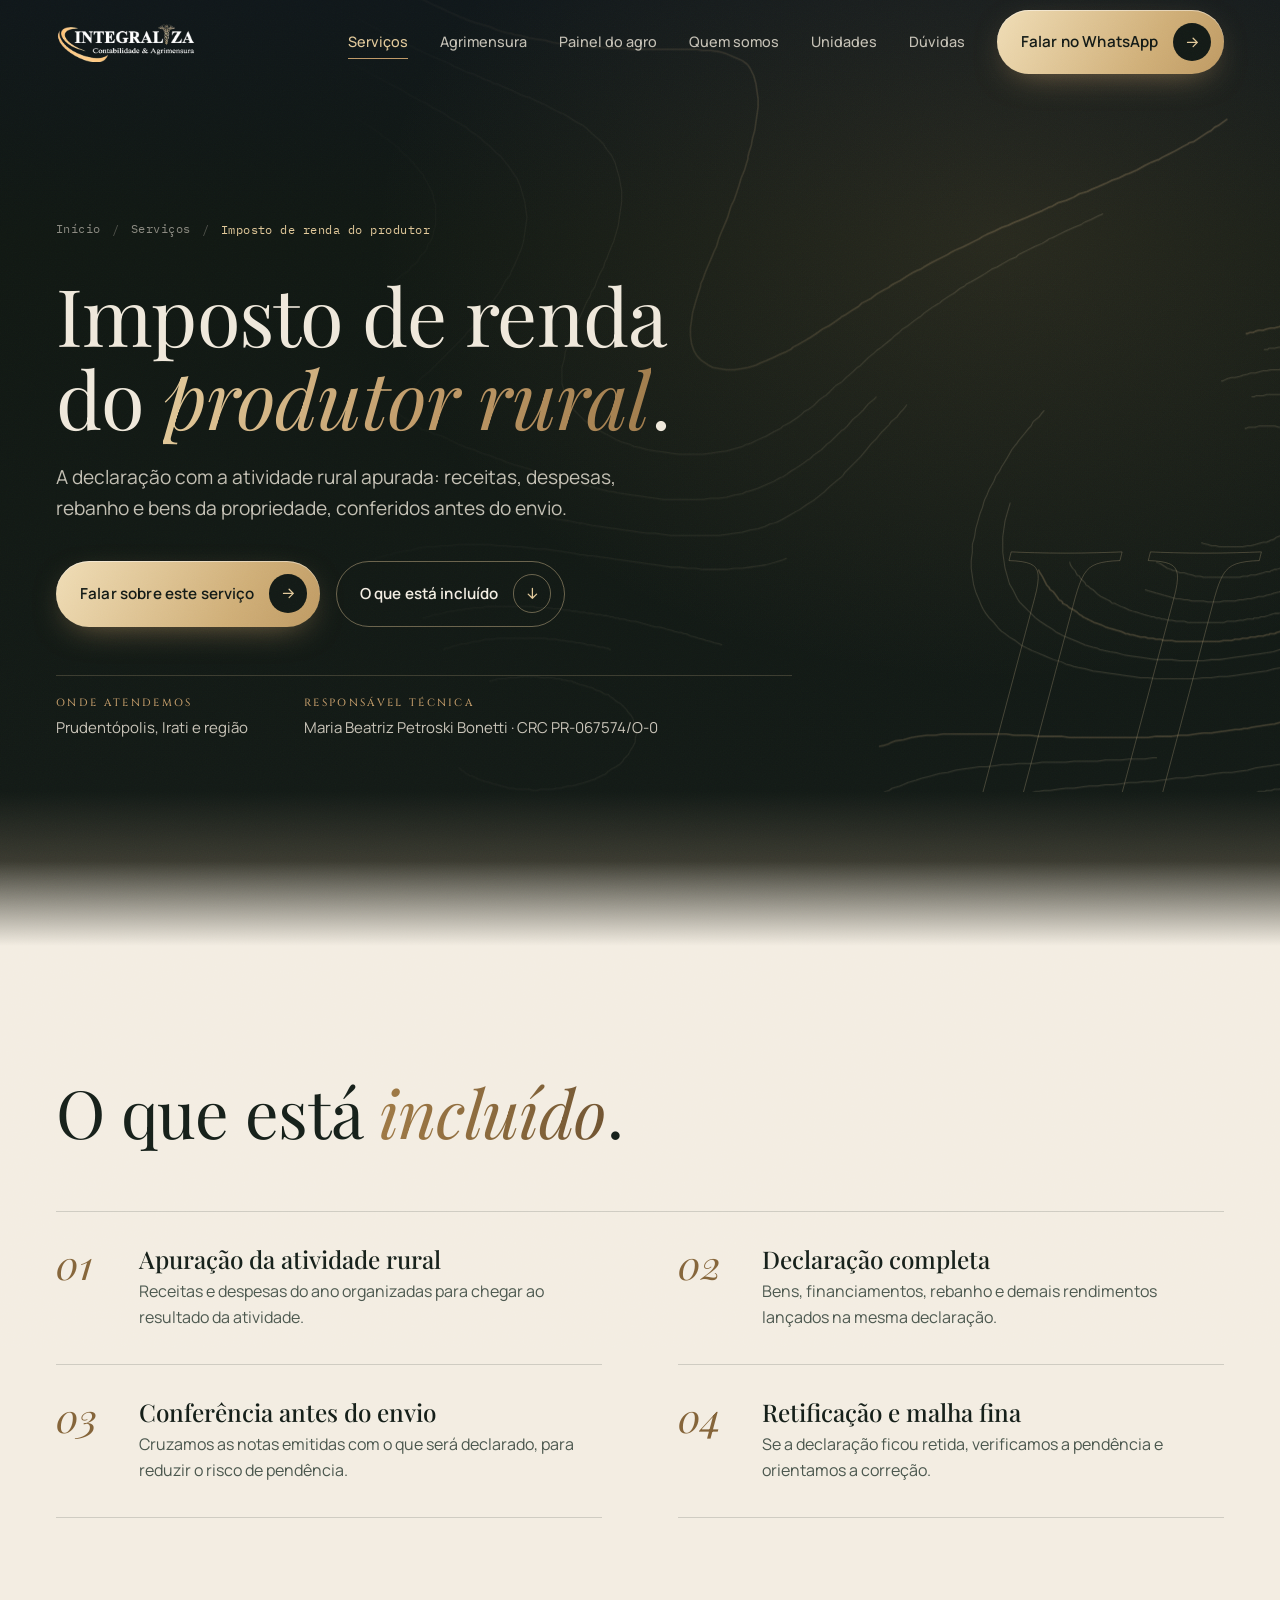
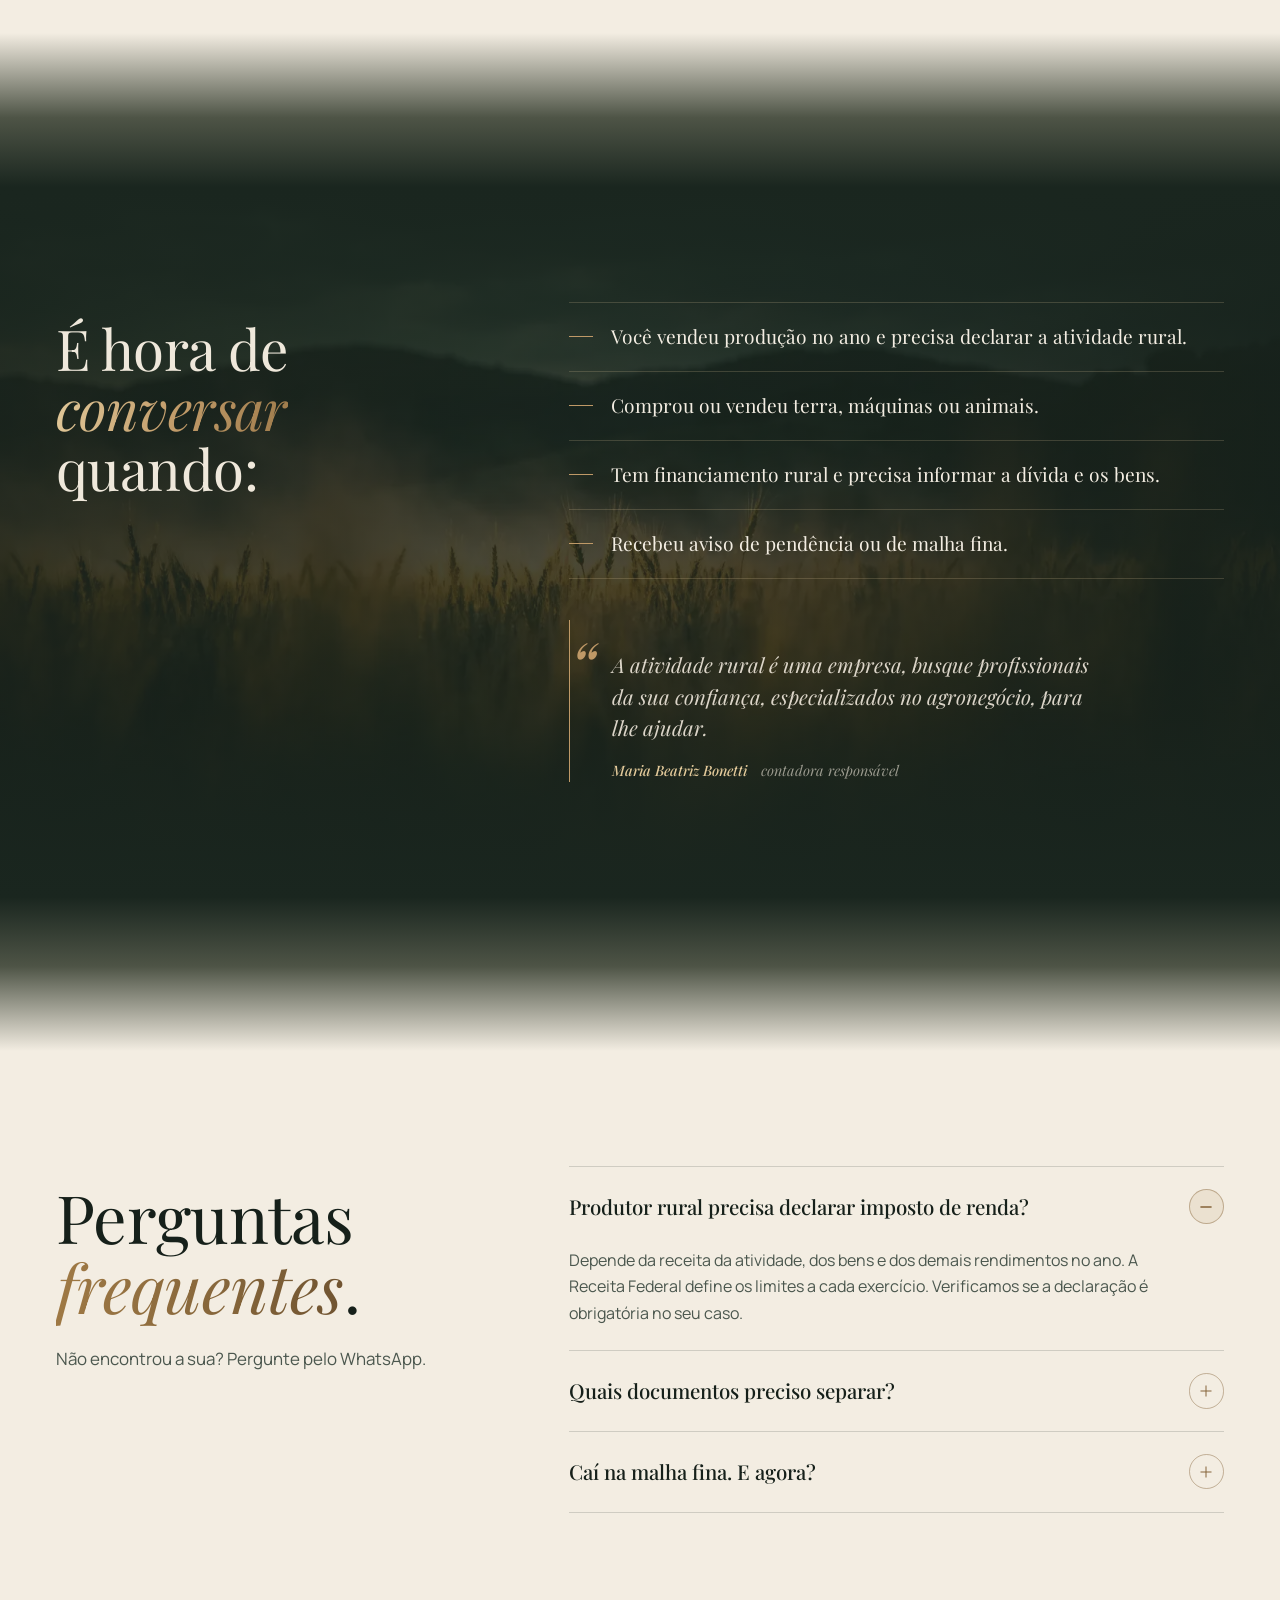
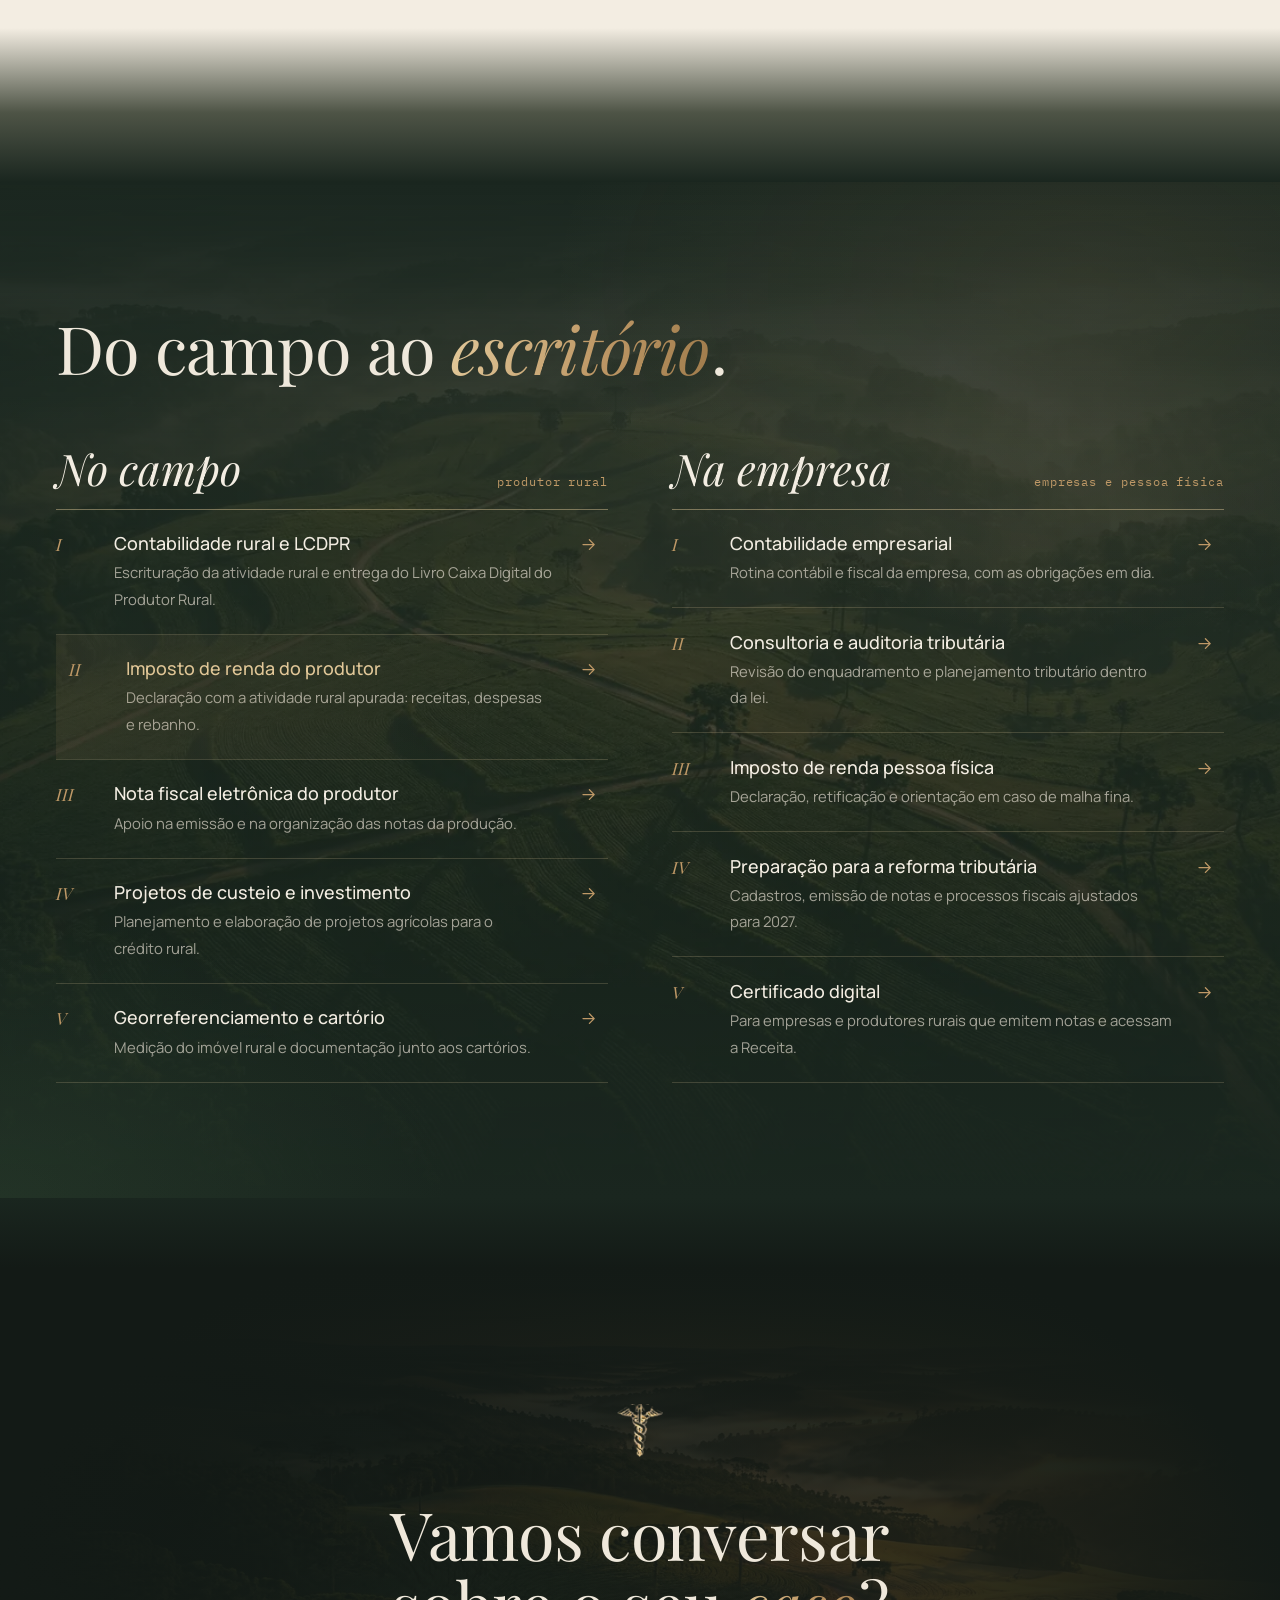
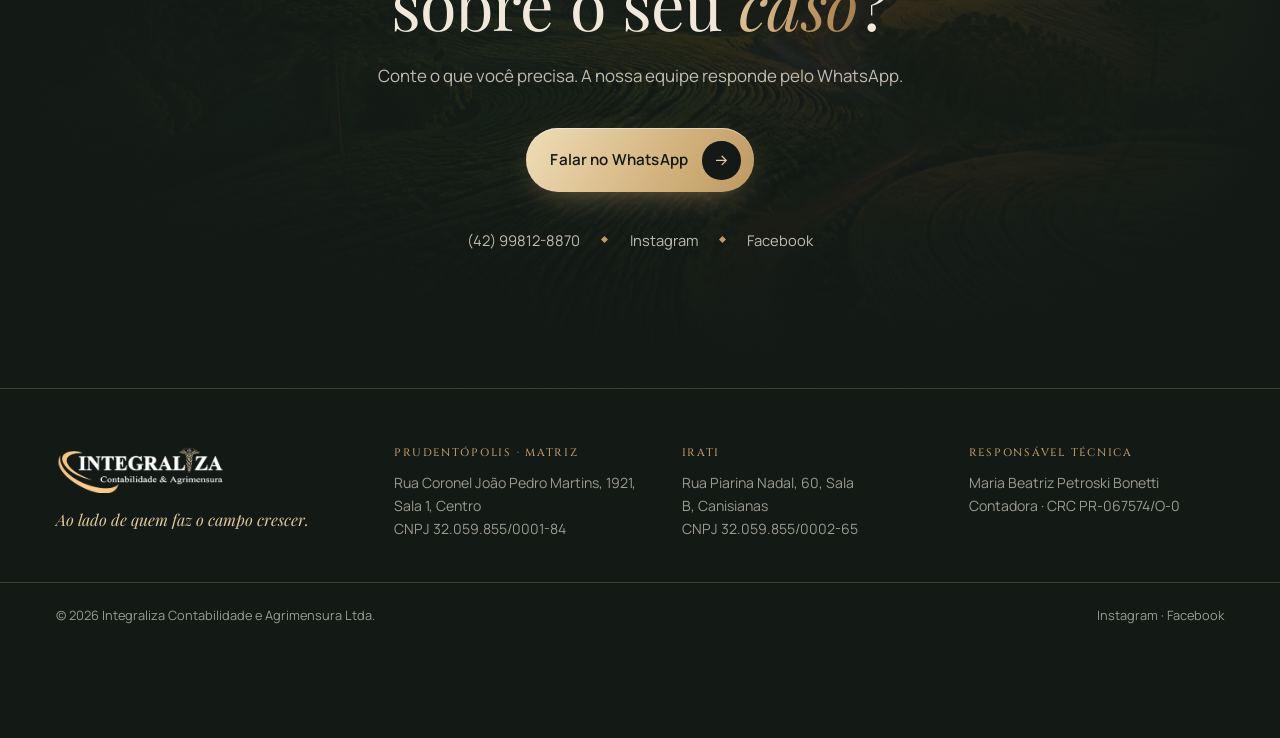
<file: servicos/imposto-de-renda-produtor-rural/index.html>
<!DOCTYPE html>
<html lang="pt-BR" class="no-js sem-intro">
<head>
<meta charset="utf-8">
<meta name="viewport" content="width=device-width, initial-scale=1, viewport-fit=cover">
<title>Imposto de renda do produtor rural em Prudentópolis e Irati | Integraliza</title>
<meta name="description" content="Declaração de imposto de renda do produtor rural em Prudentópolis e Irati: atividade rural apurada, bens, rebanho e financiamentos conferidos antes do envio.">
<meta name="robots" content="noindex, nofollow">
<link rel="canonical" href="https://integraliza.rkperformance.com.br/servicos/imposto-de-renda-produtor-rural/">
<meta property="og:type" content="website">
<meta property="og:locale" content="pt_BR">
<meta property="og:site_name" content="Integraliza Contabilidade e Agrimensura">
<meta property="og:title" content="Imposto de renda do produtor rural em Prudentópolis e Irati">
<meta property="og:description" content="A declaração com a atividade rural apurada: receitas, despesas, rebanho e bens da propriedade, conferidos antes do envio.">
<meta property="og:image" content="https://integraliza.rkperformance.com.br/assets/img/og.jpg">
<meta property="og:url" content="https://integraliza.rkperformance.com.br/servicos/imposto-de-renda-produtor-rural/">
<meta name="twitter:card" content="summary_large_image">
<meta name="theme-color" content="#131A16">
<link rel="icon" href="../../assets/img/favicon.png" type="image/png">
<link rel="preload" href="../../assets/fonts/playfair-display-400-500.woff2" as="font" type="font/woff2" crossorigin>
<link rel="preload" href="../../assets/fonts/playfair-display-400-500-italic.woff2" as="font" type="font/woff2" crossorigin>
<link rel="preload" href="../../assets/fonts/manrope-400-600.woff2" as="font" type="font/woff2" crossorigin>
<link rel="stylesheet" href="../../assets/site.css?v=2">
<link rel="stylesheet" href="../../assets/servico.css">
<script>document.documentElement.classList.replace('no-js','js')</script>
<script type="application/ld+json">{"@context":"https://schema.org","@type":"Service","name":"Imposto de renda do produtor","serviceType":"Imposto de renda do produtor","description":"Declaração de imposto de renda do produtor rural em Prudentópolis e Irati: atividade rural apurada, bens, rebanho e financiamentos conferidos antes do envio.","url":"https://integraliza.rkperformance.com.br/servicos/imposto-de-renda-produtor-rural/","areaServed":[{"@type":"City","name":"Prudentópolis"},{"@type":"City","name":"Irati"}],"provider":{"@type":"AccountingService","name":"Integraliza Contabilidade e Agrimensura","telephone":"+55 42 99812-8870","url":"https://integraliza.rkperformance.com.br/"}}</script>
<script type="application/ld+json">{"@context":"https://schema.org","@type":"BreadcrumbList","itemListElement":[{"@type":"ListItem","position":1,"name":"Início","item":"https://integraliza.rkperformance.com.br/"},{"@type":"ListItem","position":2,"name":"Serviços","item":"https://integraliza.rkperformance.com.br/#servicos"},{"@type":"ListItem","position":3,"name":"Imposto de renda do produtor","item":"https://integraliza.rkperformance.com.br/servicos/imposto-de-renda-produtor-rural/"}]}</script>
<script type="application/ld+json">{"@context":"https://schema.org","@type":"FAQPage","mainEntity":[{"@type":"Question","name":"Produtor rural precisa declarar imposto de renda?","acceptedAnswer":{"@type":"Answer","text":"Depende da receita da atividade, dos bens e dos demais rendimentos no ano. A Receita Federal define os limites a cada exercício. Verificamos se a declaração é obrigatória no seu caso."}},{"@type":"Question","name":"Quais documentos preciso separar?","acceptedAnswer":{"@type":"Answer","text":"As notas de venda da produção, os comprovantes de despesas e de investimentos, os contratos de financiamento e os documentos de compra e venda de bens. Passamos a lista completa na primeira conversa."}},{"@type":"Question","name":"Caí na malha fina. E agora?","acceptedAnswer":{"@type":"Answer","text":"Cair na malha fina não significa necessariamente que houve fraude, mas as inconsistências precisam ser resolvidas. O caminho é consultar a declaração, verificar as pendências apontadas e, se for o caso, fazer a retificação."}}]}</script>
</head>
<body class="pagina-servico">
<a class="pular" href="#conteudo">Pular para o conteúdo</a>
<div class="grao" aria-hidden="true"></div>

<header class="topo">
  <div class="wrap">
    <a class="logo" href="../../" aria-label="Integraliza Contabilidade e Agrimensura, início"><img src="../../assets/img/logo.webp" alt="Integraliza Contabilidade e Agrimensura" width="800" height="227"></a>
    <nav class="menu" aria-label="Seções">
      <a href="../../#servicos" aria-current="true">Serviços</a>
      <a href="../../#agrimensura">Agrimensura</a>
      <a href="../../portal/">Painel do agro</a>
      <a href="../../#quem-somos">Quem somos</a>
      <a href="../../#unidades">Unidades</a>
      <a href="#duvidas">Dúvidas</a>
    </nav>
    <a class="btn btn-ouro btn-topo" href="https://wa.me/5542998128870" data-msg="Olá! Gostaria de saber mais sobre a declaração de imposto de renda do produtor rural." target="_blank" rel="noopener">Falar no WhatsApp<i><svg viewBox="0 0 24 24"><path d="M5 12h14M13 6l6 6-6 6"/></svg></i></a>
    <button class="menu-botao" type="button" aria-expanded="false" aria-controls="menu-cel"><span></span><span></span><b>Menu</b></button>
  </div>
</header>
<nav class="menu-cel" id="menu-cel" aria-label="Menu" hidden>
  <a href="../../#servicos">Serviços</a>
  <a href="../../#agrimensura">Agrimensura</a>
  <a href="../../portal/">Painel do agro</a>
  <a href="../../#quem-somos">Quem somos</a>
  <a href="../../#unidades">Unidades</a>
  <a href="#duvidas">Dúvidas</a>
  <a class="btn btn-ouro" href="https://wa.me/5542998128870" data-msg="Olá! Gostaria de saber mais sobre a declaração de imposto de renda do produtor rural." target="_blank" rel="noopener">Falar no WhatsApp<i><svg viewBox="0 0 24 24"><path d="M5 12h14M13 6l6 6-6 6"/></svg></i></a>
</nav>

<main id="conteudo">
<section class="capa-servico" id="inicio">
  <img class="capa-curvas" src="../../assets/img/curvas-hero.svg" alt="" aria-hidden="true" data-parallax="-0.06">
  <span class="capa-num" aria-hidden="true">II</span>
  <div class="wrap">
    <nav class="migalhas reveal" aria-label="Você está em"><a href="../../">Início</a><span>/</span><a href="../../#servicos">Serviços</a><span>/</span><b>Imposto de renda do produtor</b></nav>
    <h1 class="reveal d1">Imposto de renda do <em>produtor rural</em>.</h1>
    <p class="lead reveal d2">A declaração com a atividade rural apurada: receitas, despesas, rebanho e bens da propriedade, conferidos antes do envio.</p>
    <div class="hero-acoes reveal d2">
      <a class="btn btn-ouro" href="https://wa.me/5542998128870" data-msg="Olá! Gostaria de saber mais sobre a declaração de imposto de renda do produtor rural." target="_blank" rel="noopener">Falar sobre este serviço<i><svg viewBox="0 0 24 24"><path d="M5 12h14M13 6l6 6-6 6"/></svg></i></a>
      <a class="btn btn-linha" href="#inclui">O que está incluído<i><svg viewBox="0 0 24 24"><path d="M12 5v14M6 13l6 6 6-6"/></svg></i></a>
    </div>
    <dl class="capa-pe reveal d2">
      <div><dt>Onde atendemos</dt><dd>Prudentópolis, Irati e região</dd></div>
      <div><dt>Responsável técnica</dt><dd>Maria Beatriz Petroski Bonetti · CRC PR-067574/O-0</dd></div>
    </dl>
  </div>
</section>

<div class="faixa noite-palha"></div>

<section class="bloco palha inclui" id="inclui">
  <div class="wrap">
    <div class="titulo-secao reveal">
      <h2>O que está <em>incluído</em>.</h2>
    </div>
    <ol class="inclui-grade">
        <li class="reveal"><span>01</span><h3>Apuração da atividade rural</h3><p>Receitas e despesas do ano organizadas para chegar ao resultado da atividade.</p></li>
        <li class="reveal d1"><span>02</span><h3>Declaração completa</h3><p>Bens, financiamentos, rebanho e demais rendimentos lançados na mesma declaração.</p></li>
        <li class="reveal"><span>03</span><h3>Conferência antes do envio</h3><p>Cruzamos as notas emitidas com o que será declarado, para reduzir o risco de pendência.</p></li>
        <li class="reveal d1"><span>04</span><h3>Retificação e malha fina</h3><p>Se a declaração ficou retida, verificamos a pendência e orientamos a correção.</p></li>
    </ol>
  </div>
</section>

<div class="faixa palha-mata"></div>

<section class="bloco mata quando">
  <div class="wrap quando-grade">
    <div class="titulo-secao reveal">
      <h2>É hora de <em>conversar</em> quando:</h2>
    </div>
    <div>
      <ul class="quando-lista reveal d1">
          <li>Você vendeu produção no ano e precisa declarar a atividade rural.</li>
          <li>Comprou ou vendeu terra, máquinas ou animais.</li>
          <li>Tem financiamento rural e precisa informar a dívida e os bens.</li>
          <li>Recebeu aviso de pendência ou de malha fina.</li>
      </ul>
        <blockquote class="fala reveal d2"><p>A atividade rural é uma empresa, busque profissionais da sua confiança, especializados no agronegócio, para lhe ajudar.</p><footer><b>Maria Beatriz Bonetti</b><span>contadora responsável</span></footer></blockquote>
    </div>
  </div>
</section>

<div class="faixa mata-palha"></div>

<section class="bloco palha duvidas" id="duvidas">
  <div class="wrap duvidas-grade">
    <div class="titulo-secao reveal">
      <h2>Perguntas <em>frequentes</em>.</h2>
      <p class="texto">Não encontrou a sua? Pergunte pelo WhatsApp.</p>
    </div>
    <div class="faq reveal d1">
      <details open><summary>Produtor rural precisa declarar imposto de renda?<i></i></summary><p>Depende da receita da atividade, dos bens e dos demais rendimentos no ano. A Receita Federal define os limites a cada exercício. Verificamos se a declaração é obrigatória no seu caso.</p></details>
      <details><summary>Quais documentos preciso separar?<i></i></summary><p>As notas de venda da produção, os comprovantes de despesas e de investimentos, os contratos de financiamento e os documentos de compra e venda de bens. Passamos a lista completa na primeira conversa.</p></details>
      <details><summary>Caí na malha fina. E agora?<i></i></summary><p>Cair na malha fina não significa necessariamente que houve fraude, mas as inconsistências precisam ser resolvidas. O caminho é consultar a declaração, verificar as pendências apontadas e, se for o caso, fazer a retificação.</p></details>
    </div>
  </div>
</section>

<div class="faixa palha-mata"></div>

<section class="bloco mata servicos outros" id="servicos">
  <div class="wrap">
    <div class="titulo-secao reveal">
      <h2>Do campo ao <em>escritório</em>.</h2>
    </div>
    <div class="servicos-colunas">
      <div class="coluna reveal">
        <div class="coluna-topo"><h3>No campo</h3><span>produtor rural</span></div>
        <ul class="lista-servicos">
          <li><a href="../contabilidade-rural/"><i>I</i><div><b>Contabilidade rural e LCDPR</b><span>Escrituração da atividade rural e entrega do Livro Caixa Digital do Produtor Rural.</span></div><svg viewBox="0 0 24 24"><path d="M5 12h14M13 6l6 6-6 6"/></svg></a></li>
          <li><a href="../imposto-de-renda-produtor-rural/" aria-current="page"><i>II</i><div><b>Imposto de renda do produtor</b><span>Declaração com a atividade rural apurada: receitas, despesas e rebanho.</span></div><svg viewBox="0 0 24 24"><path d="M5 12h14M13 6l6 6-6 6"/></svg></a></li>
          <li><a href="../nota-fiscal-produtor-rural/"><i>III</i><div><b>Nota fiscal eletrônica do produtor</b><span>Apoio na emissão e na organização das notas da produção.</span></div><svg viewBox="0 0 24 24"><path d="M5 12h14M13 6l6 6-6 6"/></svg></a></li>
          <li><a href="../projetos-custeio-investimento/"><i>IV</i><div><b>Projetos de custeio e investimento</b><span>Planejamento e elaboração de projetos agrícolas para o crédito rural.</span></div><svg viewBox="0 0 24 24"><path d="M5 12h14M13 6l6 6-6 6"/></svg></a></li>
          <li><a href="../georreferenciamento/"><i>V</i><div><b>Georreferenciamento e cartório</b><span>Medição do imóvel rural e documentação junto aos cartórios.</span></div><svg viewBox="0 0 24 24"><path d="M5 12h14M13 6l6 6-6 6"/></svg></a></li>
        </ul>
      </div>
      <div class="coluna reveal d2">
        <div class="coluna-topo"><h3>Na empresa</h3><span>empresas e pessoa física</span></div>
        <ul class="lista-servicos">
          <li><a href="../contabilidade-empresarial/"><i>I</i><div><b>Contabilidade empresarial</b><span>Rotina contábil e fiscal da empresa, com as obrigações em dia.</span></div><svg viewBox="0 0 24 24"><path d="M5 12h14M13 6l6 6-6 6"/></svg></a></li>
          <li><a href="../consultoria-tributaria/"><i>II</i><div><b>Consultoria e auditoria tributária</b><span>Revisão do enquadramento e planejamento tributário dentro da lei.</span></div><svg viewBox="0 0 24 24"><path d="M5 12h14M13 6l6 6-6 6"/></svg></a></li>
          <li><a href="../imposto-de-renda/"><i>III</i><div><b>Imposto de renda pessoa física</b><span>Declaração, retificação e orientação em caso de malha fina.</span></div><svg viewBox="0 0 24 24"><path d="M5 12h14M13 6l6 6-6 6"/></svg></a></li>
          <li><a href="../reforma-tributaria/"><i>IV</i><div><b>Preparação para a reforma tributária</b><span>Cadastros, emissão de notas e processos fiscais ajustados para 2027.</span></div><svg viewBox="0 0 24 24"><path d="M5 12h14M13 6l6 6-6 6"/></svg></a></li>
          <li><a href="../certificado-digital/"><i>V</i><div><b>Certificado digital</b><span>Para empresas e produtores rurais que emitem notas e acessam a Receita.</span></div><svg viewBox="0 0 24 24"><path d="M5 12h14M13 6l6 6-6 6"/></svg></a></li>
        </ul>
      </div>
    </div>
  </div>
</section>

<div class="faixa mata-noite"></div>

<section class="bloco noite contato" id="contato">
  <div class="contato-foto" aria-hidden="true"><picture><source media="(max-width: 760px)" srcset="../../assets/img/hero-celular.avif" type="image/avif"><source media="(max-width: 760px)" srcset="../../assets/img/hero-celular.webp" type="image/webp"><source srcset="../../assets/img/hero-1600.avif" type="image/avif"><source srcset="../../assets/img/hero-1600.webp" type="image/webp"><img src="../../assets/img/hero-1600.jpg" alt="" loading="lazy" decoding="async"></picture></div>
  <div class="wrap contato-conteudo reveal">
    <img class="contato-cad" src="../../assets/img/caduceu.webp" alt="" aria-hidden="true" width="207" height="240" loading="lazy" decoding="async">
    <h2>Vamos conversar sobre o seu <em>caso</em>?</h2>
    <p class="texto">Conte o que você precisa. A nossa equipe responde pelo WhatsApp.</p>
    <a class="btn btn-ouro" href="https://wa.me/5542998128870" data-msg="Olá! Gostaria de saber mais sobre a declaração de imposto de renda do produtor rural." target="_blank" rel="noopener">Falar no WhatsApp<i><svg viewBox="0 0 24 24"><path d="M5 12h14M13 6l6 6-6 6"/></svg></i></a>
    <p class="contato-linha"><a href="tel:+5542998128870">(42) 99812-8870</a><span></span><a href="https://www.instagram.com/integraliza.contabilidade/" target="_blank" rel="noopener">Instagram</a><span></span><a href="https://www.facebook.com/integraliza.assessoria/" target="_blank" rel="noopener">Facebook</a></p>
  </div>
</section>
</main>

<footer class="rodape">
  <div class="wrap rodape-grade">
    <div class="rodape-marca"><img src="../../assets/img/logo.webp" alt="Integraliza Contabilidade e Agrimensura" width="800" height="227" loading="lazy"><p>Ao lado de quem faz o campo crescer.</p></div>
    <div><h4>Prudentópolis · Matriz</h4><p>Rua Coronel João Pedro Martins, 1921, Sala 1, Centro<br>CNPJ 32.059.855/0001-84</p></div>
    <div><h4>Irati</h4><p>Rua Piarina Nadal, 60, Sala B, Canisianas<br>CNPJ 32.059.855/0002-65</p></div>
    <div><h4>Responsável técnica</h4><p>Maria Beatriz Petroski Bonetti<br>Contadora · CRC PR-067574/O-0</p></div>
  </div>
  <div class="wrap rodape-fim"><p>© 2026 Integraliza Contabilidade e Agrimensura Ltda.</p><p><a href="https://www.instagram.com/integraliza.contabilidade/" target="_blank" rel="noopener">Instagram</a> · <a href="https://www.facebook.com/integraliza.assessoria/" target="_blank" rel="noopener">Facebook</a></p></div>
</footer>

<div class="barra-cel" aria-hidden="true"><a class="btn btn-ouro" href="https://wa.me/5542998128870" data-msg="Olá! Gostaria de saber mais sobre a declaração de imposto de renda do produtor rural." target="_blank" tabindex="-1" rel="noopener">Falar no WhatsApp<i><svg viewBox="0 0 24 24"><path d="M5 12h14M13 6l6 6-6 6"/></svg></i></a></div>

<script src="../../assets/site.js?v=2" defer></script>
</body>
</html>
</file>
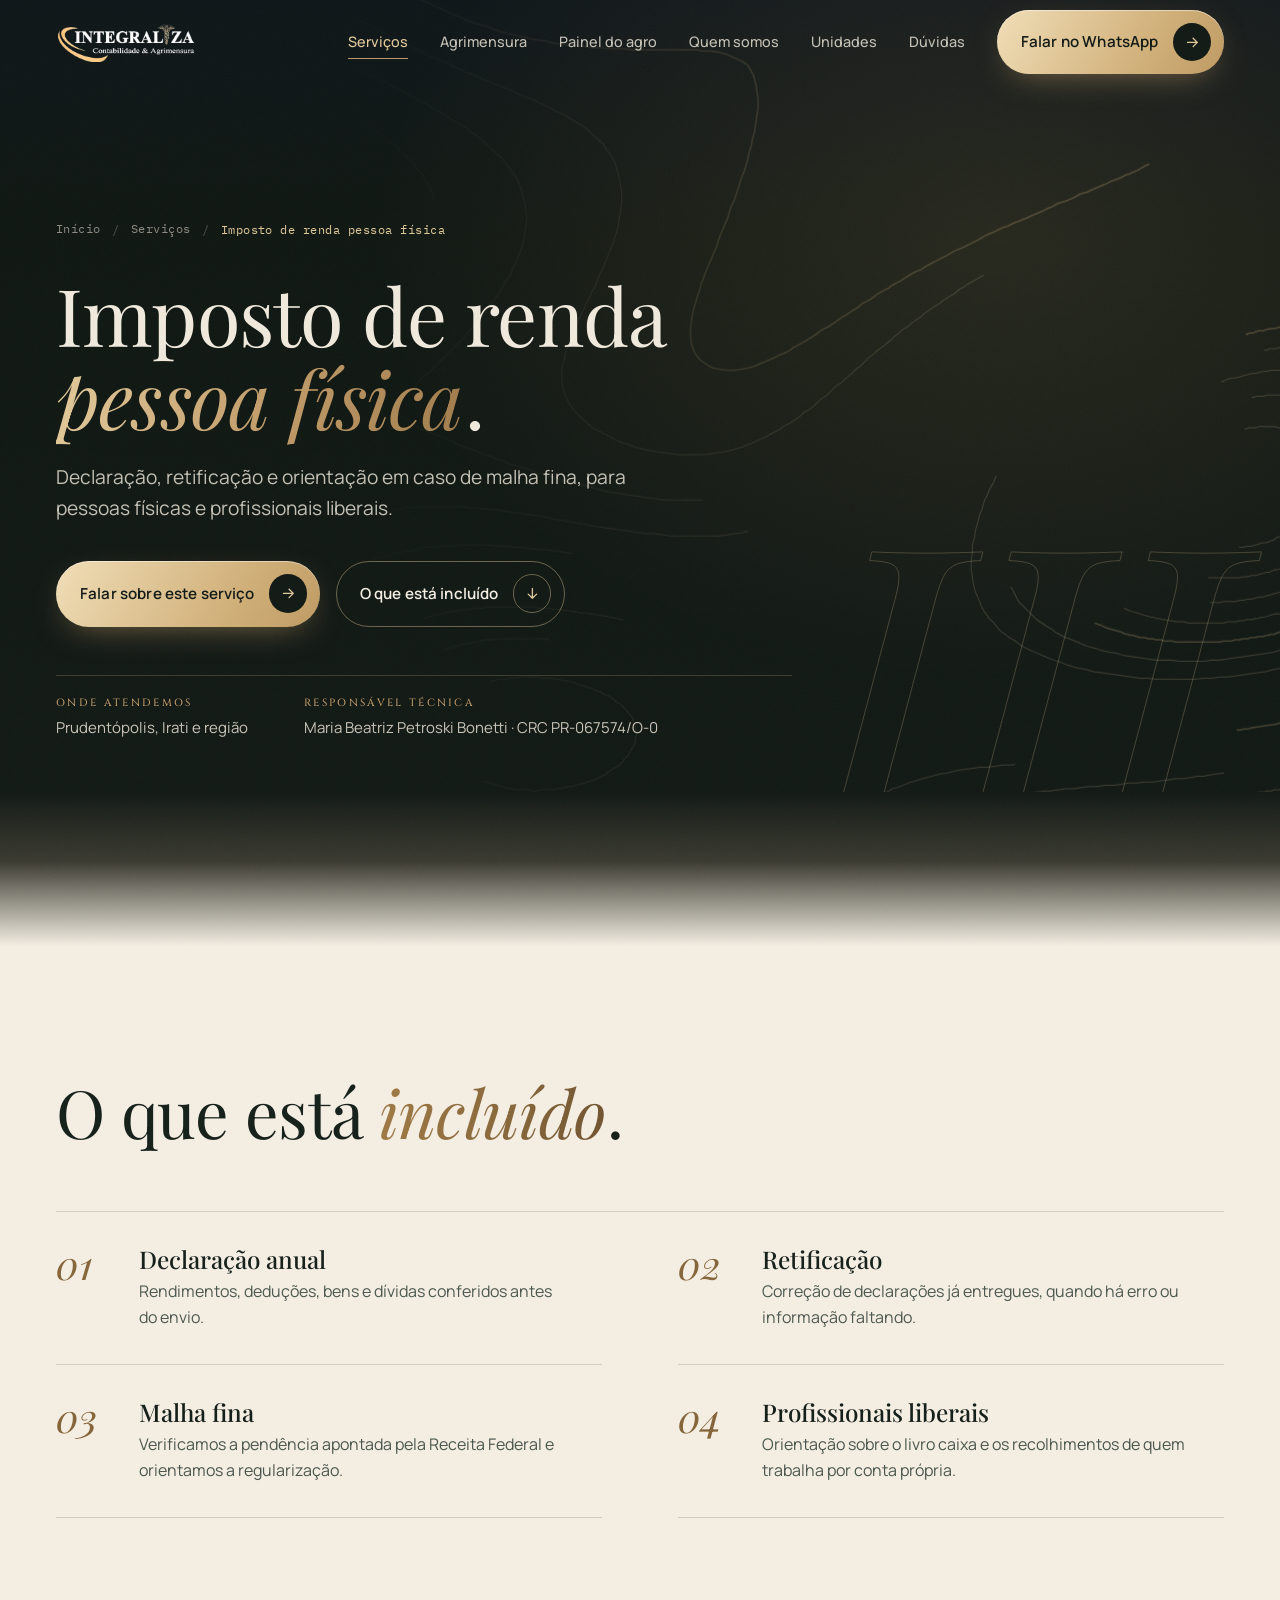
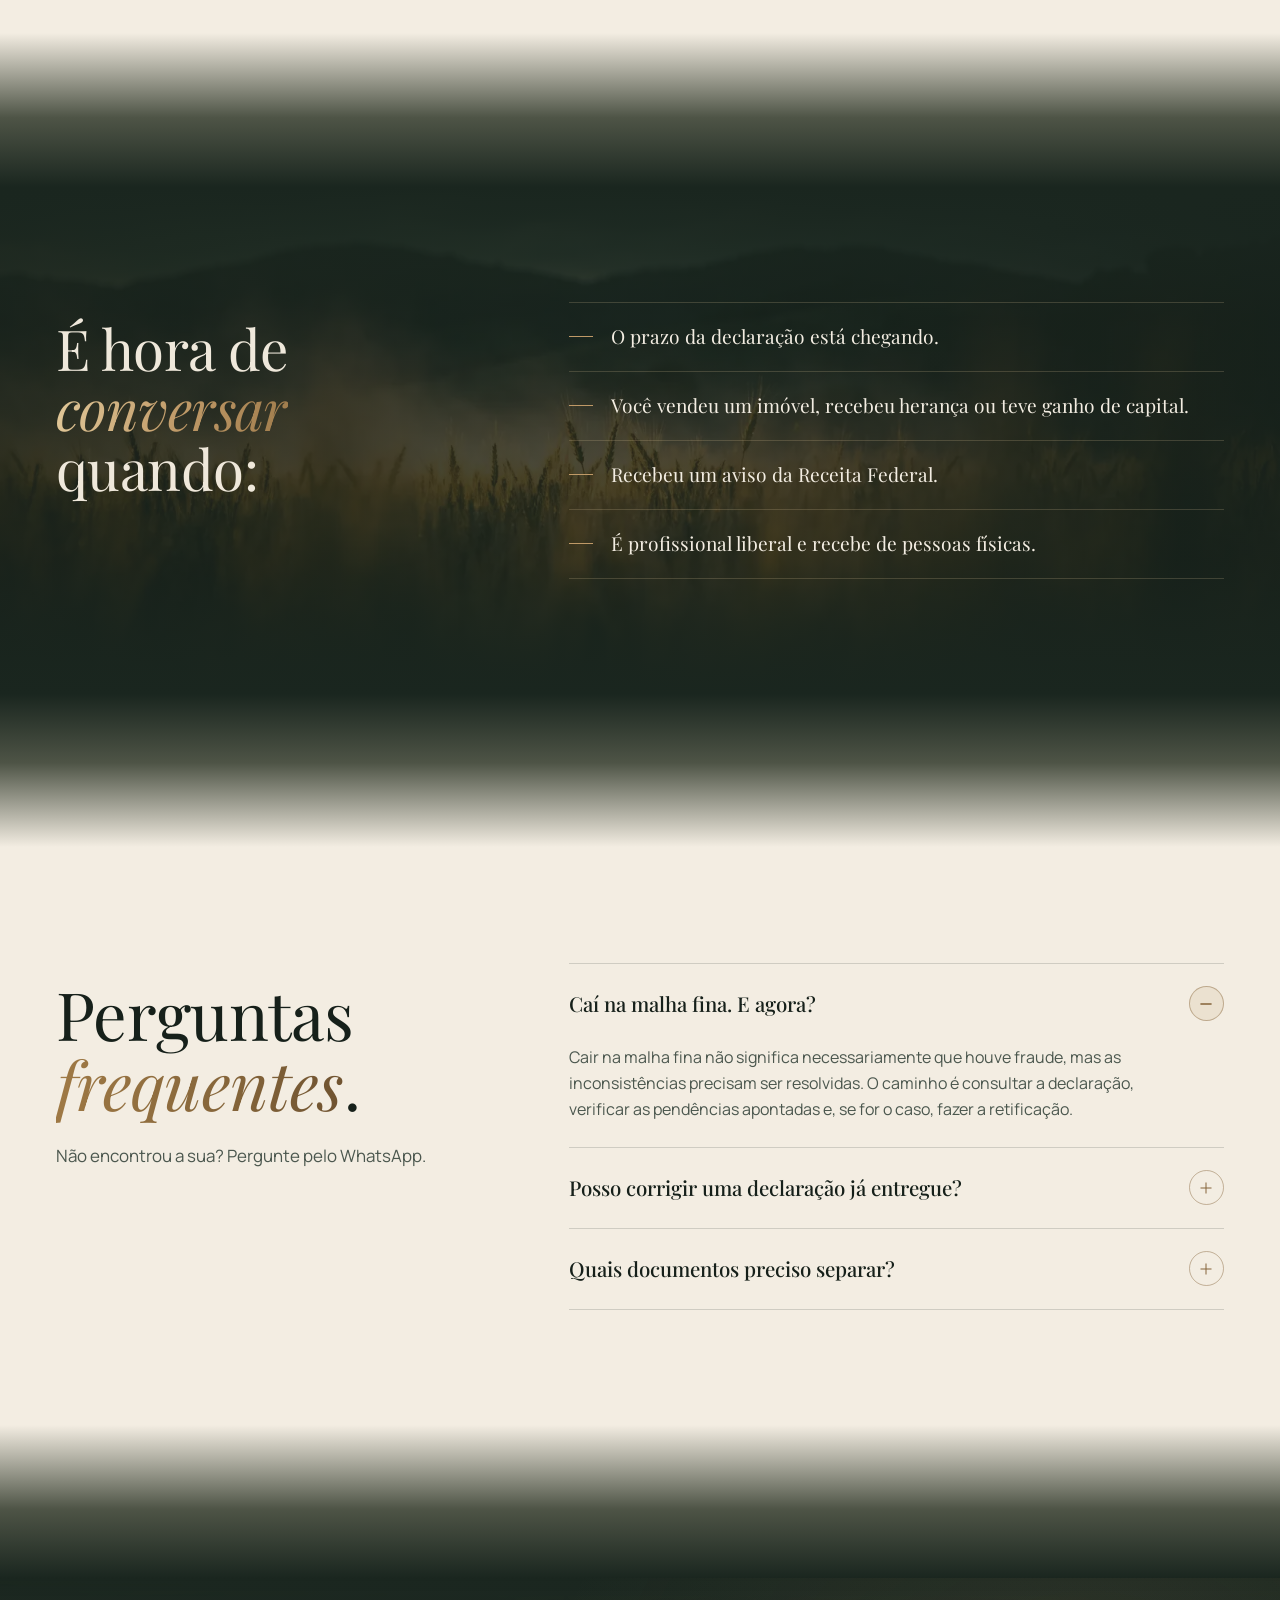
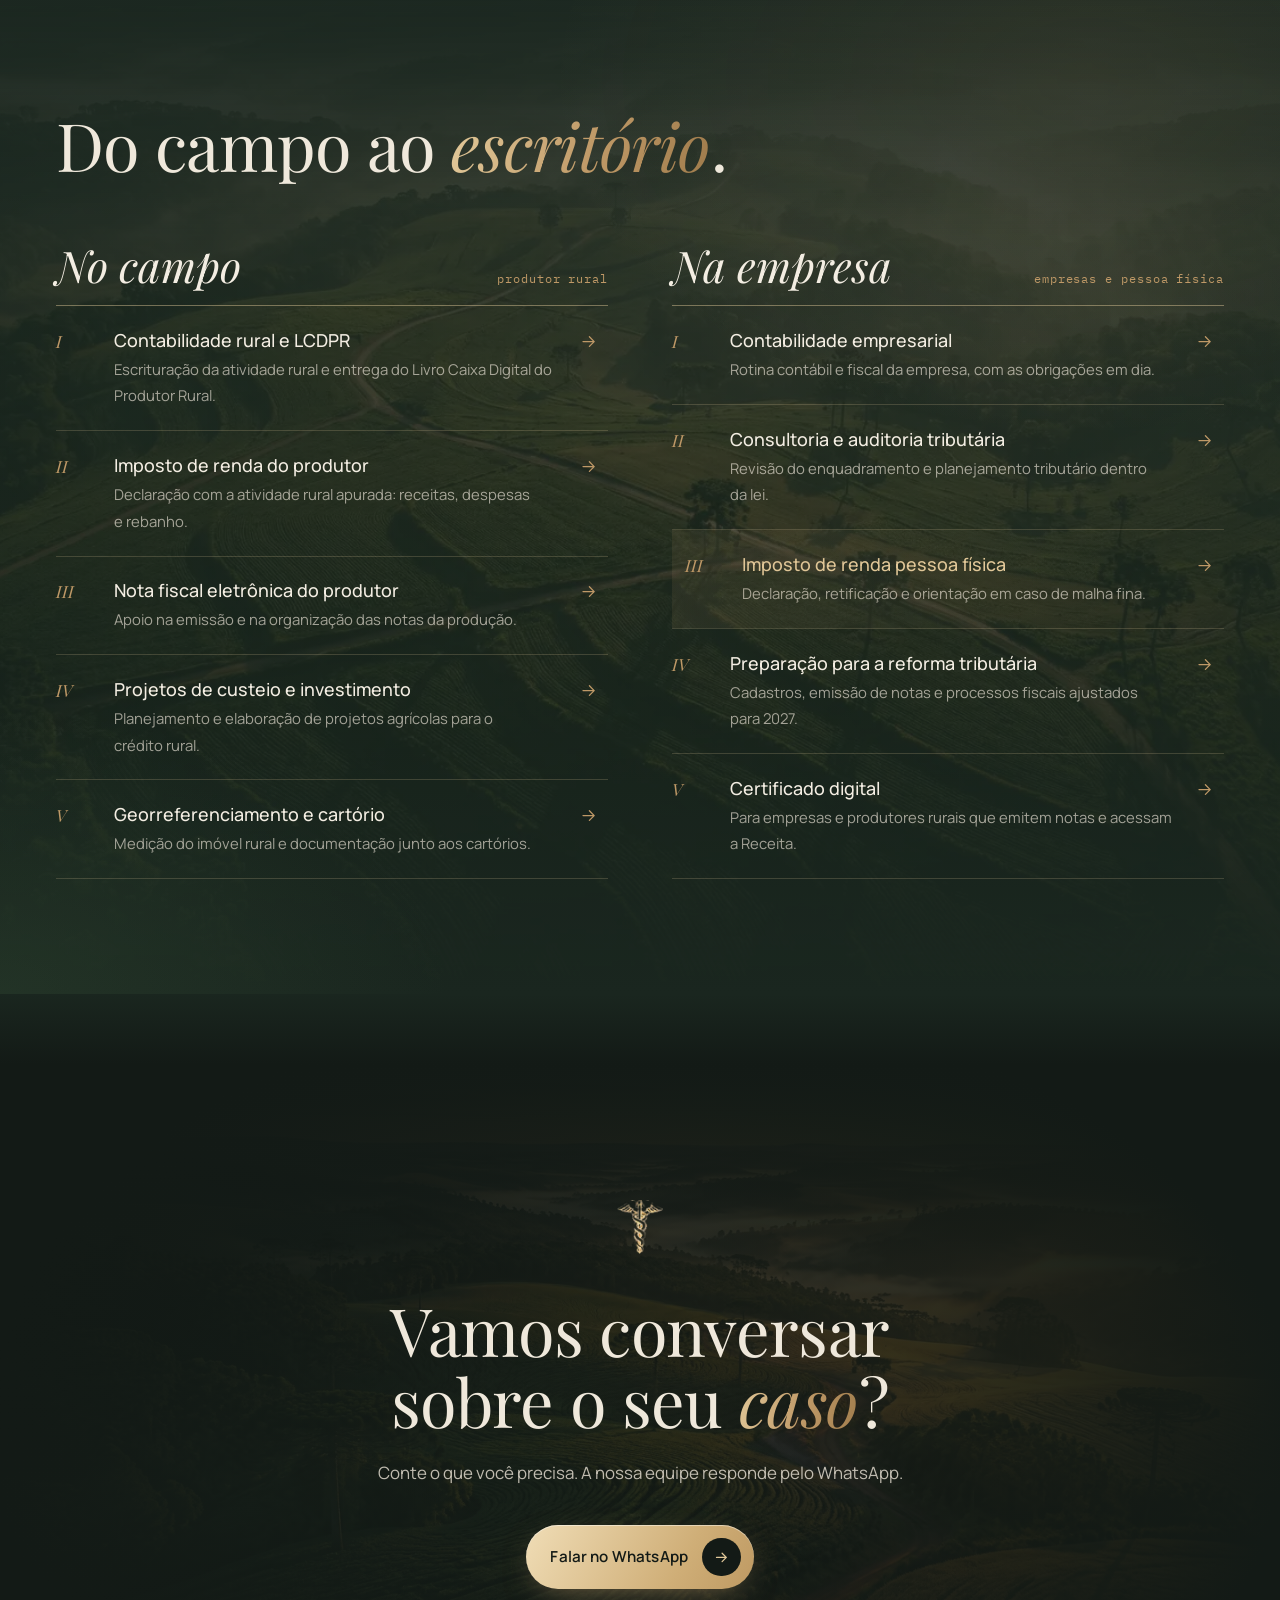
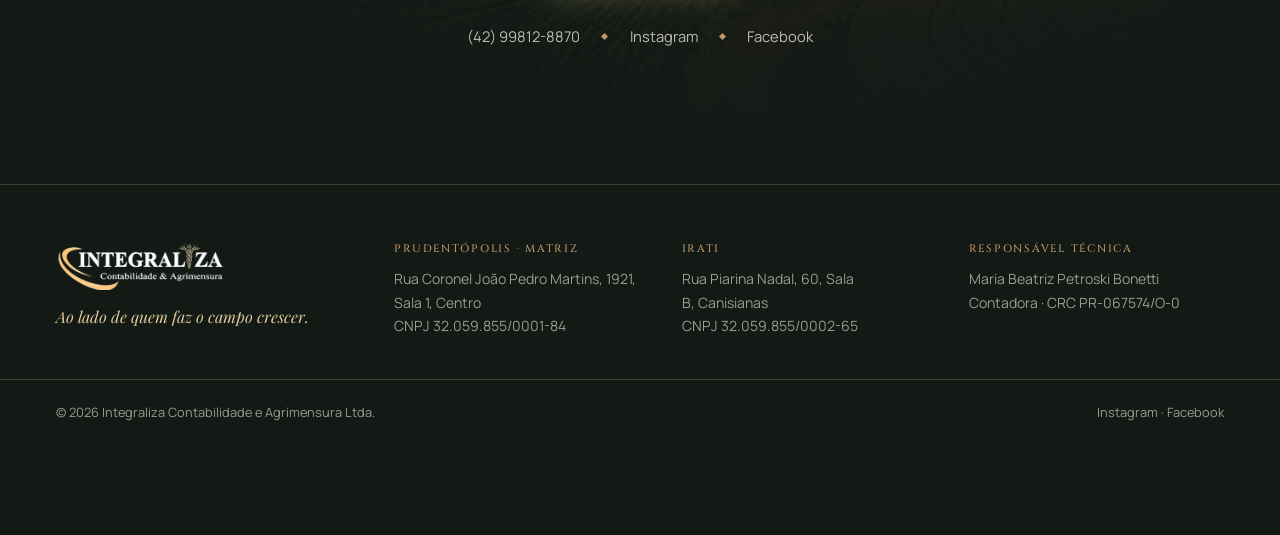
<file: servicos/imposto-de-renda/index.html>
<!DOCTYPE html>
<html lang="pt-BR" class="no-js sem-intro">
<head>
<meta charset="utf-8">
<meta name="viewport" content="width=device-width, initial-scale=1, viewport-fit=cover">
<title>Declaração de imposto de renda em Prudentópolis e Irati | Integraliza</title>
<meta name="description" content="Declaração de imposto de renda pessoa física em Prudentópolis e Irati: declaração anual, retificação e orientação em caso de malha fina.">
<meta name="robots" content="noindex, nofollow">
<link rel="canonical" href="https://integraliza.rkperformance.com.br/servicos/imposto-de-renda/">
<meta property="og:type" content="website">
<meta property="og:locale" content="pt_BR">
<meta property="og:site_name" content="Integraliza Contabilidade e Agrimensura">
<meta property="og:title" content="Declaração de imposto de renda em Prudentópolis e Irati">
<meta property="og:description" content="Declaração, retificação e orientação em caso de malha fina, para pessoas físicas e profissionais liberais.">
<meta property="og:image" content="https://integraliza.rkperformance.com.br/assets/img/og.jpg">
<meta property="og:url" content="https://integraliza.rkperformance.com.br/servicos/imposto-de-renda/">
<meta name="twitter:card" content="summary_large_image">
<meta name="theme-color" content="#131A16">
<link rel="icon" href="../../assets/img/favicon.png" type="image/png">
<link rel="preload" href="../../assets/fonts/playfair-display-400-500.woff2" as="font" type="font/woff2" crossorigin>
<link rel="preload" href="../../assets/fonts/playfair-display-400-500-italic.woff2" as="font" type="font/woff2" crossorigin>
<link rel="preload" href="../../assets/fonts/manrope-400-600.woff2" as="font" type="font/woff2" crossorigin>
<link rel="stylesheet" href="../../assets/site.css?v=2">
<link rel="stylesheet" href="../../assets/servico.css">
<script>document.documentElement.classList.replace('no-js','js')</script>
<script type="application/ld+json">{"@context":"https://schema.org","@type":"Service","name":"Imposto de renda pessoa física","serviceType":"Imposto de renda pessoa física","description":"Declaração de imposto de renda pessoa física em Prudentópolis e Irati: declaração anual, retificação e orientação em caso de malha fina.","url":"https://integraliza.rkperformance.com.br/servicos/imposto-de-renda/","areaServed":[{"@type":"City","name":"Prudentópolis"},{"@type":"City","name":"Irati"}],"provider":{"@type":"AccountingService","name":"Integraliza Contabilidade e Agrimensura","telephone":"+55 42 99812-8870","url":"https://integraliza.rkperformance.com.br/"}}</script>
<script type="application/ld+json">{"@context":"https://schema.org","@type":"BreadcrumbList","itemListElement":[{"@type":"ListItem","position":1,"name":"Início","item":"https://integraliza.rkperformance.com.br/"},{"@type":"ListItem","position":2,"name":"Serviços","item":"https://integraliza.rkperformance.com.br/#servicos"},{"@type":"ListItem","position":3,"name":"Imposto de renda pessoa física","item":"https://integraliza.rkperformance.com.br/servicos/imposto-de-renda/"}]}</script>
<script type="application/ld+json">{"@context":"https://schema.org","@type":"FAQPage","mainEntity":[{"@type":"Question","name":"Caí na malha fina. E agora?","acceptedAnswer":{"@type":"Answer","text":"Cair na malha fina não significa necessariamente que houve fraude, mas as inconsistências precisam ser resolvidas. O caminho é consultar a declaração, verificar as pendências apontadas e, se for o caso, fazer a retificação."}},{"@type":"Question","name":"Posso corrigir uma declaração já entregue?","acceptedAnswer":{"@type":"Answer","text":"Sim. A declaração retificadora substitui a anterior. Verificamos o que precisa ser corrigido e fazemos o novo envio."}},{"@type":"Question","name":"Quais documentos preciso separar?","acceptedAnswer":{"@type":"Answer","text":"Informes de rendimentos, comprovantes de despesas dedutíveis, documentos de bens e de dívidas e os dados dos dependentes. Passamos a lista completa na primeira conversa."}}]}</script>
</head>
<body class="pagina-servico">
<a class="pular" href="#conteudo">Pular para o conteúdo</a>
<div class="grao" aria-hidden="true"></div>

<header class="topo">
  <div class="wrap">
    <a class="logo" href="../../" aria-label="Integraliza Contabilidade e Agrimensura, início"><img src="../../assets/img/logo.webp" alt="Integraliza Contabilidade e Agrimensura" width="800" height="227"></a>
    <nav class="menu" aria-label="Seções">
      <a href="../../#servicos" aria-current="true">Serviços</a>
      <a href="../../#agrimensura">Agrimensura</a>
      <a href="../../portal/">Painel do agro</a>
      <a href="../../#quem-somos">Quem somos</a>
      <a href="../../#unidades">Unidades</a>
      <a href="#duvidas">Dúvidas</a>
    </nav>
    <a class="btn btn-ouro btn-topo" href="https://wa.me/5542998128870" data-msg="Olá! Gostaria de ajuda com a minha declaração de imposto de renda." target="_blank" rel="noopener">Falar no WhatsApp<i><svg viewBox="0 0 24 24"><path d="M5 12h14M13 6l6 6-6 6"/></svg></i></a>
    <button class="menu-botao" type="button" aria-expanded="false" aria-controls="menu-cel"><span></span><span></span><b>Menu</b></button>
  </div>
</header>
<nav class="menu-cel" id="menu-cel" aria-label="Menu" hidden>
  <a href="../../#servicos">Serviços</a>
  <a href="../../#agrimensura">Agrimensura</a>
  <a href="../../portal/">Painel do agro</a>
  <a href="../../#quem-somos">Quem somos</a>
  <a href="../../#unidades">Unidades</a>
  <a href="#duvidas">Dúvidas</a>
  <a class="btn btn-ouro" href="https://wa.me/5542998128870" data-msg="Olá! Gostaria de ajuda com a minha declaração de imposto de renda." target="_blank" rel="noopener">Falar no WhatsApp<i><svg viewBox="0 0 24 24"><path d="M5 12h14M13 6l6 6-6 6"/></svg></i></a>
</nav>

<main id="conteudo">
<section class="capa-servico" id="inicio">
  <img class="capa-curvas" src="../../assets/img/curvas-hero.svg" alt="" aria-hidden="true" data-parallax="-0.06">
  <span class="capa-num" aria-hidden="true">III</span>
  <div class="wrap">
    <nav class="migalhas reveal" aria-label="Você está em"><a href="../../">Início</a><span>/</span><a href="../../#servicos">Serviços</a><span>/</span><b>Imposto de renda pessoa física</b></nav>
    <h1 class="reveal d1">Imposto de renda <em>pessoa física</em>.</h1>
    <p class="lead reveal d2">Declaração, retificação e orientação em caso de malha fina, para pessoas físicas e profissionais liberais.</p>
    <div class="hero-acoes reveal d2">
      <a class="btn btn-ouro" href="https://wa.me/5542998128870" data-msg="Olá! Gostaria de ajuda com a minha declaração de imposto de renda." target="_blank" rel="noopener">Falar sobre este serviço<i><svg viewBox="0 0 24 24"><path d="M5 12h14M13 6l6 6-6 6"/></svg></i></a>
      <a class="btn btn-linha" href="#inclui">O que está incluído<i><svg viewBox="0 0 24 24"><path d="M12 5v14M6 13l6 6 6-6"/></svg></i></a>
    </div>
    <dl class="capa-pe reveal d2">
      <div><dt>Onde atendemos</dt><dd>Prudentópolis, Irati e região</dd></div>
      <div><dt>Responsável técnica</dt><dd>Maria Beatriz Petroski Bonetti · CRC PR-067574/O-0</dd></div>
    </dl>
  </div>
</section>

<div class="faixa noite-palha"></div>

<section class="bloco palha inclui" id="inclui">
  <div class="wrap">
    <div class="titulo-secao reveal">
      <h2>O que está <em>incluído</em>.</h2>
    </div>
    <ol class="inclui-grade">
        <li class="reveal"><span>01</span><h3>Declaração anual</h3><p>Rendimentos, deduções, bens e dívidas conferidos antes do envio.</p></li>
        <li class="reveal d1"><span>02</span><h3>Retificação</h3><p>Correção de declarações já entregues, quando há erro ou informação faltando.</p></li>
        <li class="reveal"><span>03</span><h3>Malha fina</h3><p>Verificamos a pendência apontada pela Receita Federal e orientamos a regularização.</p></li>
        <li class="reveal d1"><span>04</span><h3>Profissionais liberais</h3><p>Orientação sobre o livro caixa e os recolhimentos de quem trabalha por conta própria.</p></li>
    </ol>
  </div>
</section>

<div class="faixa palha-mata"></div>

<section class="bloco mata quando">
  <div class="wrap quando-grade">
    <div class="titulo-secao reveal">
      <h2>É hora de <em>conversar</em> quando:</h2>
    </div>
    <div>
      <ul class="quando-lista reveal d1">
          <li>O prazo da declaração está chegando.</li>
          <li>Você vendeu um imóvel, recebeu herança ou teve ganho de capital.</li>
          <li>Recebeu um aviso da Receita Federal.</li>
          <li>É profissional liberal e recebe de pessoas físicas.</li>
      </ul>
    </div>
  </div>
</section>

<div class="faixa mata-palha"></div>

<section class="bloco palha duvidas" id="duvidas">
  <div class="wrap duvidas-grade">
    <div class="titulo-secao reveal">
      <h2>Perguntas <em>frequentes</em>.</h2>
      <p class="texto">Não encontrou a sua? Pergunte pelo WhatsApp.</p>
    </div>
    <div class="faq reveal d1">
      <details open><summary>Caí na malha fina. E agora?<i></i></summary><p>Cair na malha fina não significa necessariamente que houve fraude, mas as inconsistências precisam ser resolvidas. O caminho é consultar a declaração, verificar as pendências apontadas e, se for o caso, fazer a retificação.</p></details>
      <details><summary>Posso corrigir uma declaração já entregue?<i></i></summary><p>Sim. A declaração retificadora substitui a anterior. Verificamos o que precisa ser corrigido e fazemos o novo envio.</p></details>
      <details><summary>Quais documentos preciso separar?<i></i></summary><p>Informes de rendimentos, comprovantes de despesas dedutíveis, documentos de bens e de dívidas e os dados dos dependentes. Passamos a lista completa na primeira conversa.</p></details>
    </div>
  </div>
</section>

<div class="faixa palha-mata"></div>

<section class="bloco mata servicos outros" id="servicos">
  <div class="wrap">
    <div class="titulo-secao reveal">
      <h2>Do campo ao <em>escritório</em>.</h2>
    </div>
    <div class="servicos-colunas">
      <div class="coluna reveal">
        <div class="coluna-topo"><h3>No campo</h3><span>produtor rural</span></div>
        <ul class="lista-servicos">
          <li><a href="../contabilidade-rural/"><i>I</i><div><b>Contabilidade rural e LCDPR</b><span>Escrituração da atividade rural e entrega do Livro Caixa Digital do Produtor Rural.</span></div><svg viewBox="0 0 24 24"><path d="M5 12h14M13 6l6 6-6 6"/></svg></a></li>
          <li><a href="../imposto-de-renda-produtor-rural/"><i>II</i><div><b>Imposto de renda do produtor</b><span>Declaração com a atividade rural apurada: receitas, despesas e rebanho.</span></div><svg viewBox="0 0 24 24"><path d="M5 12h14M13 6l6 6-6 6"/></svg></a></li>
          <li><a href="../nota-fiscal-produtor-rural/"><i>III</i><div><b>Nota fiscal eletrônica do produtor</b><span>Apoio na emissão e na organização das notas da produção.</span></div><svg viewBox="0 0 24 24"><path d="M5 12h14M13 6l6 6-6 6"/></svg></a></li>
          <li><a href="../projetos-custeio-investimento/"><i>IV</i><div><b>Projetos de custeio e investimento</b><span>Planejamento e elaboração de projetos agrícolas para o crédito rural.</span></div><svg viewBox="0 0 24 24"><path d="M5 12h14M13 6l6 6-6 6"/></svg></a></li>
          <li><a href="../georreferenciamento/"><i>V</i><div><b>Georreferenciamento e cartório</b><span>Medição do imóvel rural e documentação junto aos cartórios.</span></div><svg viewBox="0 0 24 24"><path d="M5 12h14M13 6l6 6-6 6"/></svg></a></li>
        </ul>
      </div>
      <div class="coluna reveal d2">
        <div class="coluna-topo"><h3>Na empresa</h3><span>empresas e pessoa física</span></div>
        <ul class="lista-servicos">
          <li><a href="../contabilidade-empresarial/"><i>I</i><div><b>Contabilidade empresarial</b><span>Rotina contábil e fiscal da empresa, com as obrigações em dia.</span></div><svg viewBox="0 0 24 24"><path d="M5 12h14M13 6l6 6-6 6"/></svg></a></li>
          <li><a href="../consultoria-tributaria/"><i>II</i><div><b>Consultoria e auditoria tributária</b><span>Revisão do enquadramento e planejamento tributário dentro da lei.</span></div><svg viewBox="0 0 24 24"><path d="M5 12h14M13 6l6 6-6 6"/></svg></a></li>
          <li><a href="../imposto-de-renda/" aria-current="page"><i>III</i><div><b>Imposto de renda pessoa física</b><span>Declaração, retificação e orientação em caso de malha fina.</span></div><svg viewBox="0 0 24 24"><path d="M5 12h14M13 6l6 6-6 6"/></svg></a></li>
          <li><a href="../reforma-tributaria/"><i>IV</i><div><b>Preparação para a reforma tributária</b><span>Cadastros, emissão de notas e processos fiscais ajustados para 2027.</span></div><svg viewBox="0 0 24 24"><path d="M5 12h14M13 6l6 6-6 6"/></svg></a></li>
          <li><a href="../certificado-digital/"><i>V</i><div><b>Certificado digital</b><span>Para empresas e produtores rurais que emitem notas e acessam a Receita.</span></div><svg viewBox="0 0 24 24"><path d="M5 12h14M13 6l6 6-6 6"/></svg></a></li>
        </ul>
      </div>
    </div>
  </div>
</section>

<div class="faixa mata-noite"></div>

<section class="bloco noite contato" id="contato">
  <div class="contato-foto" aria-hidden="true"><picture><source media="(max-width: 760px)" srcset="../../assets/img/hero-celular.avif" type="image/avif"><source media="(max-width: 760px)" srcset="../../assets/img/hero-celular.webp" type="image/webp"><source srcset="../../assets/img/hero-1600.avif" type="image/avif"><source srcset="../../assets/img/hero-1600.webp" type="image/webp"><img src="../../assets/img/hero-1600.jpg" alt="" loading="lazy" decoding="async"></picture></div>
  <div class="wrap contato-conteudo reveal">
    <img class="contato-cad" src="../../assets/img/caduceu.webp" alt="" aria-hidden="true" width="207" height="240" loading="lazy" decoding="async">
    <h2>Vamos conversar sobre o seu <em>caso</em>?</h2>
    <p class="texto">Conte o que você precisa. A nossa equipe responde pelo WhatsApp.</p>
    <a class="btn btn-ouro" href="https://wa.me/5542998128870" data-msg="Olá! Gostaria de ajuda com a minha declaração de imposto de renda." target="_blank" rel="noopener">Falar no WhatsApp<i><svg viewBox="0 0 24 24"><path d="M5 12h14M13 6l6 6-6 6"/></svg></i></a>
    <p class="contato-linha"><a href="tel:+5542998128870">(42) 99812-8870</a><span></span><a href="https://www.instagram.com/integraliza.contabilidade/" target="_blank" rel="noopener">Instagram</a><span></span><a href="https://www.facebook.com/integraliza.assessoria/" target="_blank" rel="noopener">Facebook</a></p>
  </div>
</section>
</main>

<footer class="rodape">
  <div class="wrap rodape-grade">
    <div class="rodape-marca"><img src="../../assets/img/logo.webp" alt="Integraliza Contabilidade e Agrimensura" width="800" height="227" loading="lazy"><p>Ao lado de quem faz o campo crescer.</p></div>
    <div><h4>Prudentópolis · Matriz</h4><p>Rua Coronel João Pedro Martins, 1921, Sala 1, Centro<br>CNPJ 32.059.855/0001-84</p></div>
    <div><h4>Irati</h4><p>Rua Piarina Nadal, 60, Sala B, Canisianas<br>CNPJ 32.059.855/0002-65</p></div>
    <div><h4>Responsável técnica</h4><p>Maria Beatriz Petroski Bonetti<br>Contadora · CRC PR-067574/O-0</p></div>
  </div>
  <div class="wrap rodape-fim"><p>© 2026 Integraliza Contabilidade e Agrimensura Ltda.</p><p><a href="https://www.instagram.com/integraliza.contabilidade/" target="_blank" rel="noopener">Instagram</a> · <a href="https://www.facebook.com/integraliza.assessoria/" target="_blank" rel="noopener">Facebook</a></p></div>
</footer>

<div class="barra-cel" aria-hidden="true"><a class="btn btn-ouro" href="https://wa.me/5542998128870" data-msg="Olá! Gostaria de ajuda com a minha declaração de imposto de renda." target="_blank" tabindex="-1" rel="noopener">Falar no WhatsApp<i><svg viewBox="0 0 24 24"><path d="M5 12h14M13 6l6 6-6 6"/></svg></i></a></div>

<script src="../../assets/site.js?v=2" defer></script>
</body>
</html>
</file>
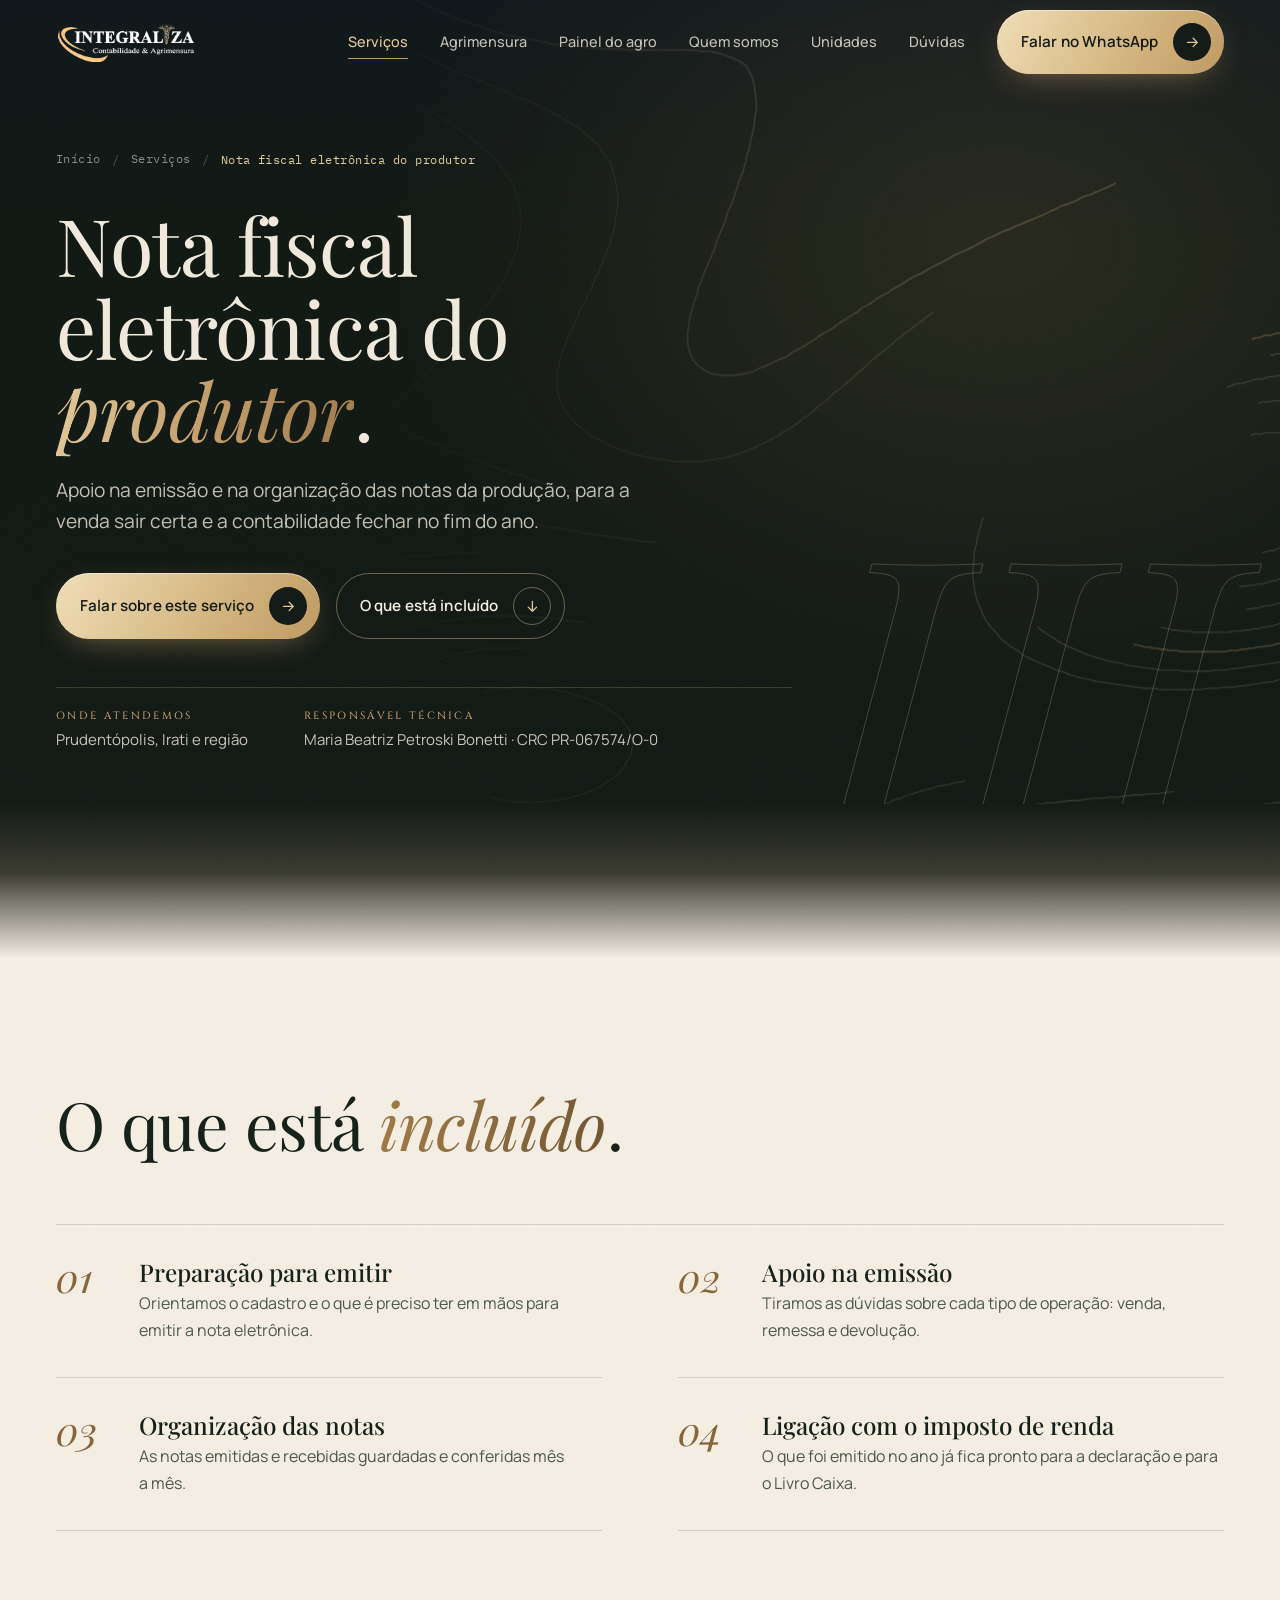
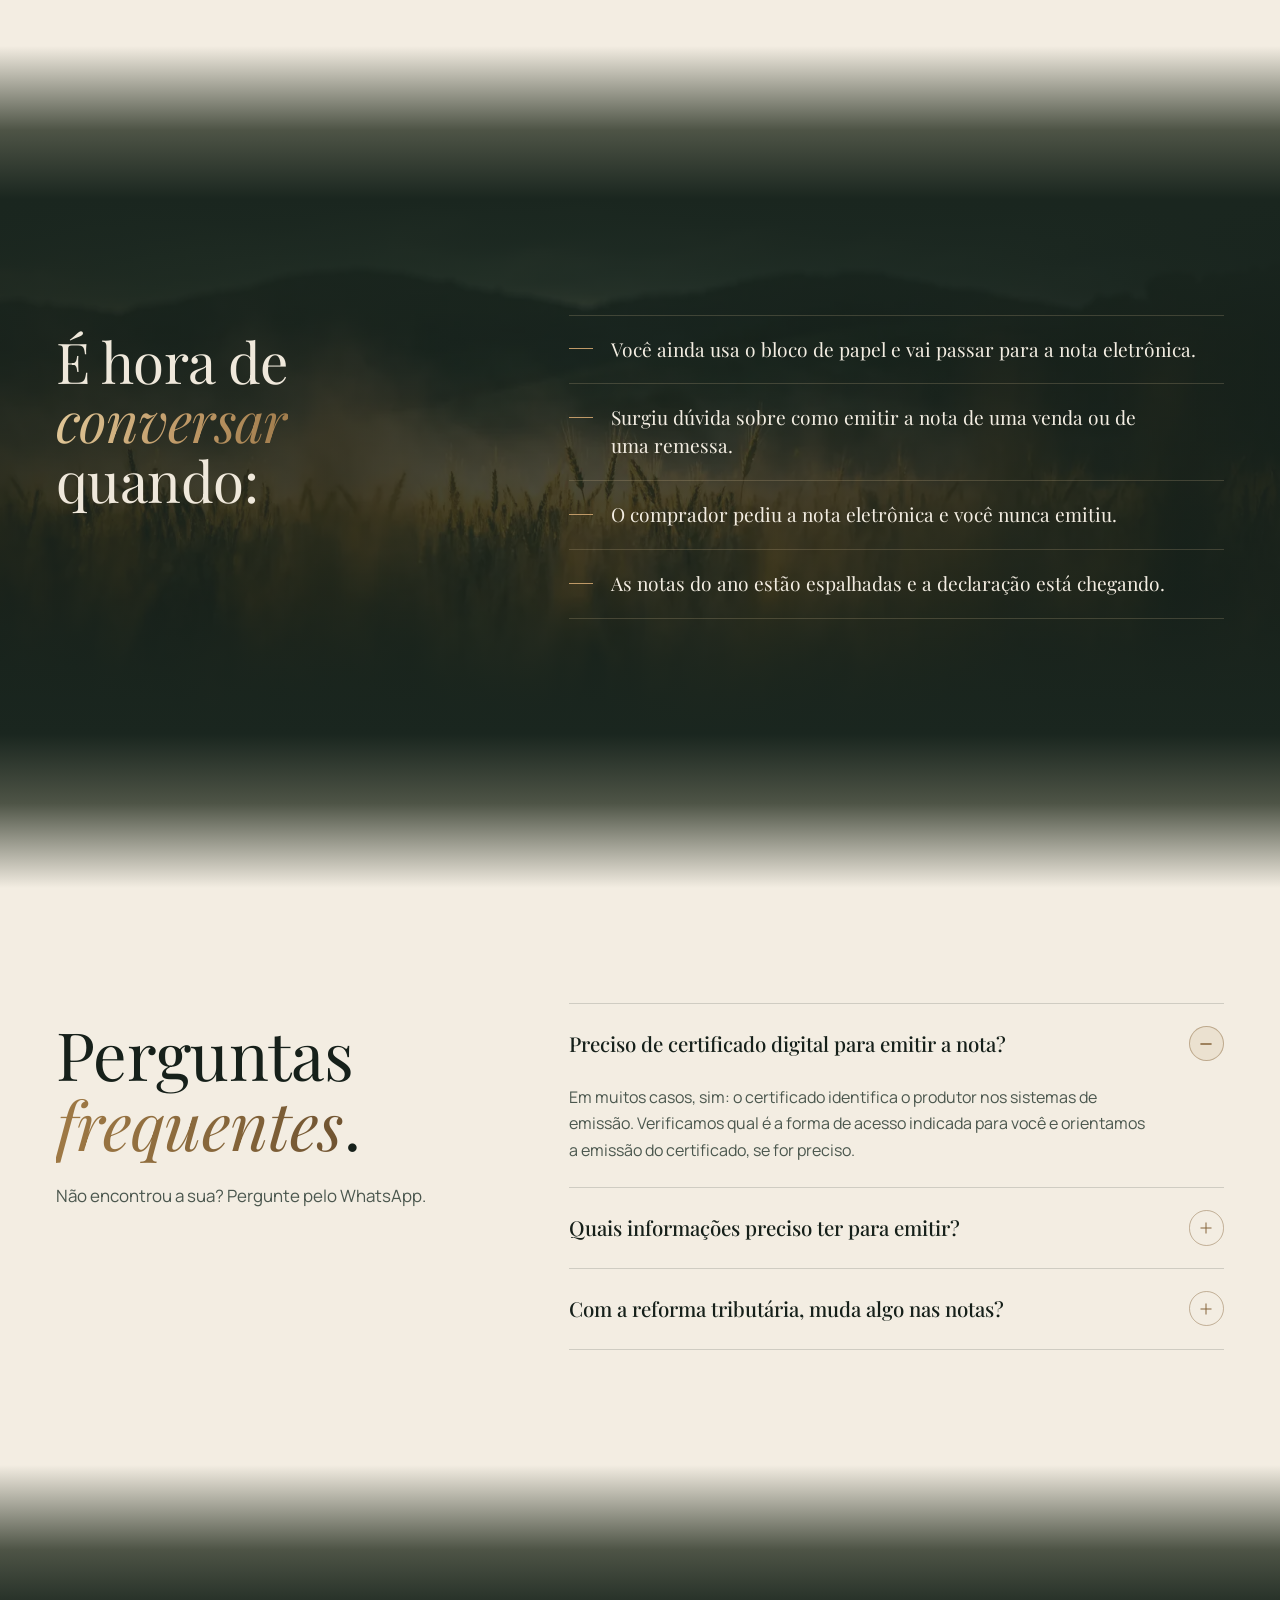
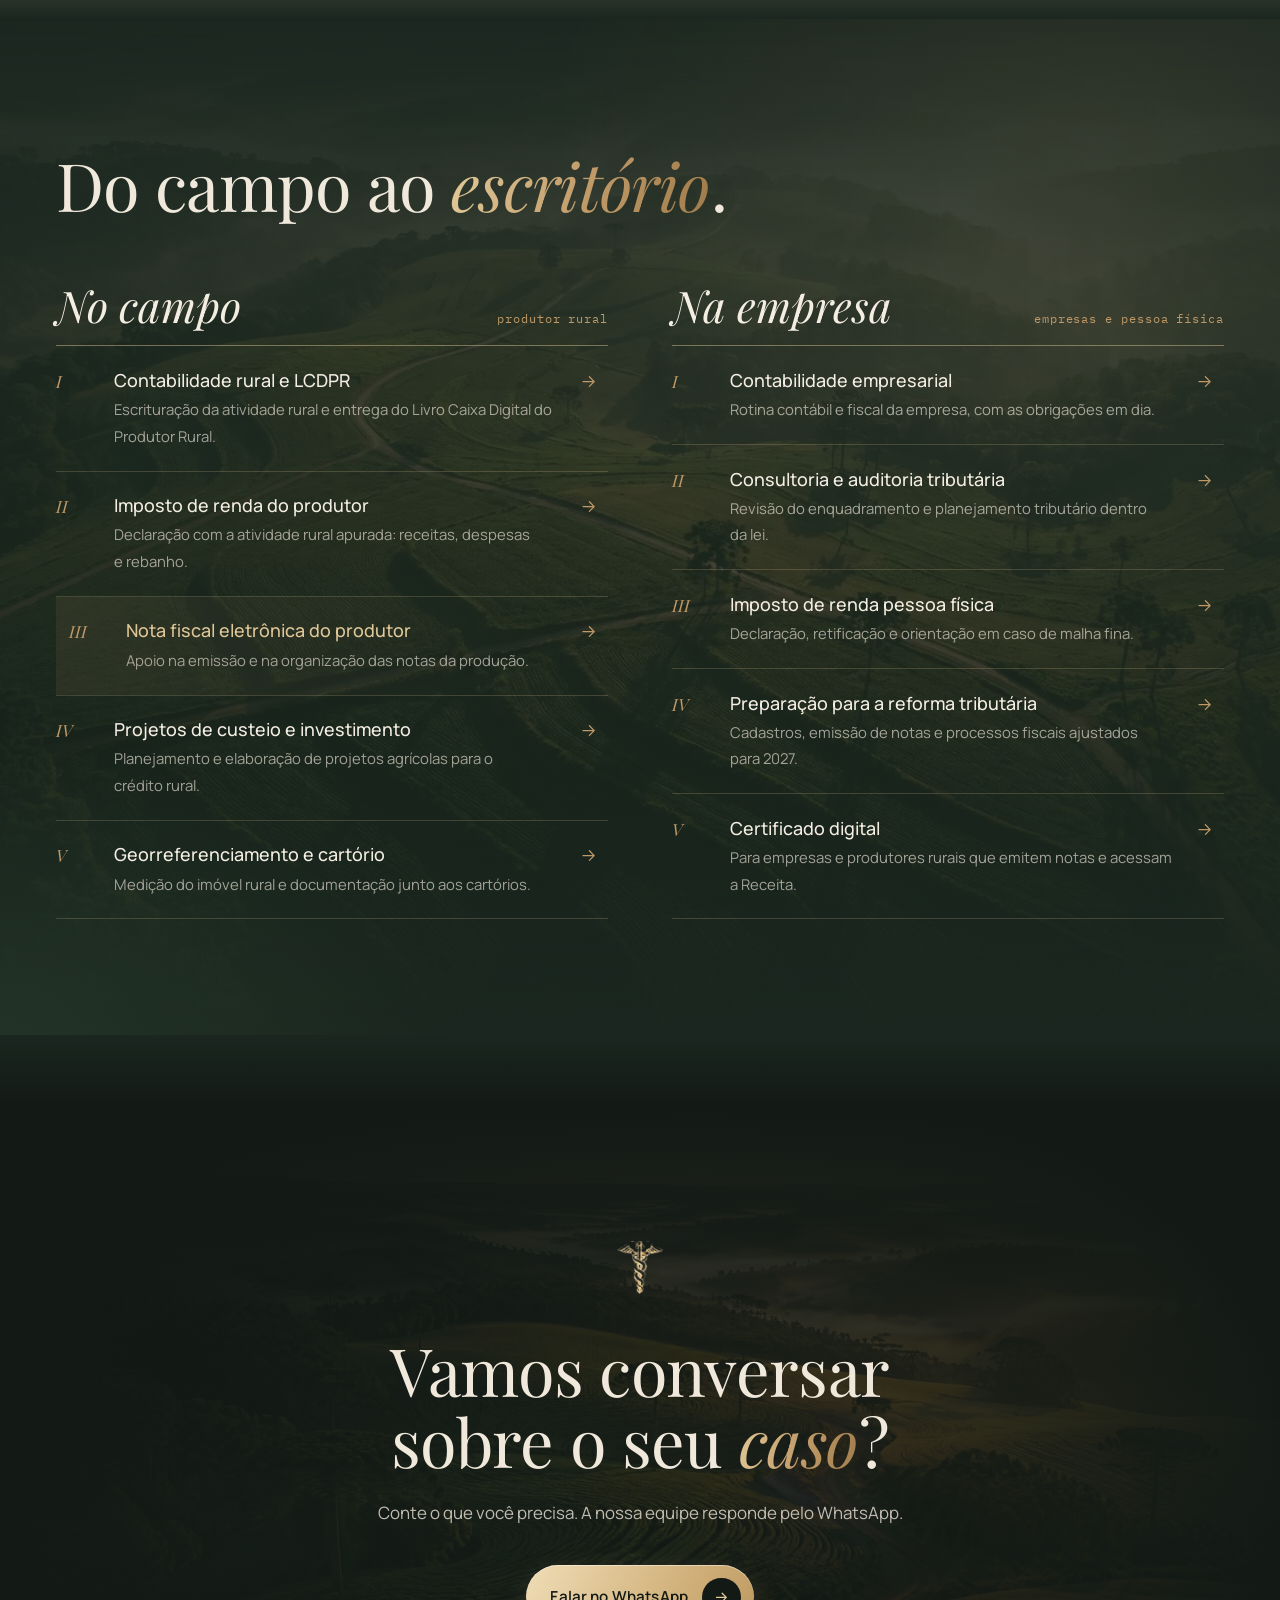
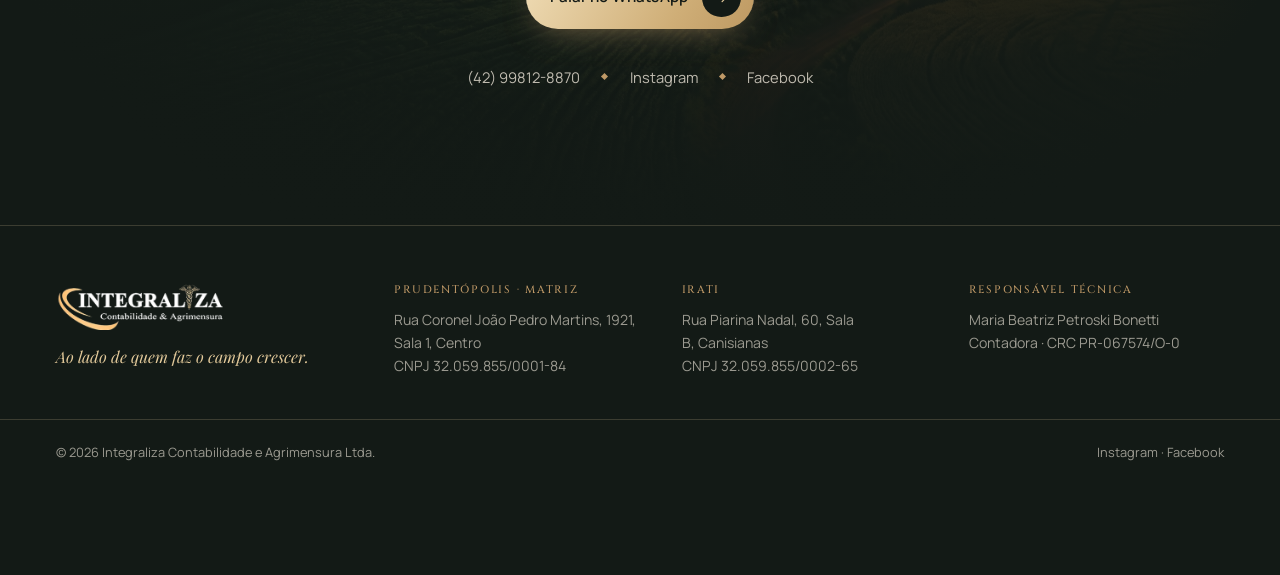
<file: servicos/nota-fiscal-produtor-rural/index.html>
<!DOCTYPE html>
<html lang="pt-BR" class="no-js sem-intro">
<head>
<meta charset="utf-8">
<meta name="viewport" content="width=device-width, initial-scale=1, viewport-fit=cover">
<title>Nota fiscal eletrônica do produtor rural em Prudentópolis e Irati | Integraliza</title>
<meta name="description" content="Nota fiscal eletrônica do produtor rural em Prudentópolis e Irati: apoio na emissão e na organização das notas da produção, já ligadas ao imposto de renda.">
<meta name="robots" content="noindex, nofollow">
<link rel="canonical" href="https://integraliza.rkperformance.com.br/servicos/nota-fiscal-produtor-rural/">
<meta property="og:type" content="website">
<meta property="og:locale" content="pt_BR">
<meta property="og:site_name" content="Integraliza Contabilidade e Agrimensura">
<meta property="og:title" content="Nota fiscal eletrônica do produtor rural em Prudentópolis e Irati">
<meta property="og:description" content="Apoio na emissão e na organização das notas da produção, para a venda sair certa e a contabilidade fechar no fim do ano.">
<meta property="og:image" content="https://integraliza.rkperformance.com.br/assets/img/og.jpg">
<meta property="og:url" content="https://integraliza.rkperformance.com.br/servicos/nota-fiscal-produtor-rural/">
<meta name="twitter:card" content="summary_large_image">
<meta name="theme-color" content="#131A16">
<link rel="icon" href="../../assets/img/favicon.png" type="image/png">
<link rel="preload" href="../../assets/fonts/playfair-display-400-500.woff2" as="font" type="font/woff2" crossorigin>
<link rel="preload" href="../../assets/fonts/playfair-display-400-500-italic.woff2" as="font" type="font/woff2" crossorigin>
<link rel="preload" href="../../assets/fonts/manrope-400-600.woff2" as="font" type="font/woff2" crossorigin>
<link rel="stylesheet" href="../../assets/site.css?v=2">
<link rel="stylesheet" href="../../assets/servico.css">
<script>document.documentElement.classList.replace('no-js','js')</script>
<script type="application/ld+json">{"@context":"https://schema.org","@type":"Service","name":"Nota fiscal eletrônica do produtor","serviceType":"Nota fiscal eletrônica do produtor","description":"Nota fiscal eletrônica do produtor rural em Prudentópolis e Irati: apoio na emissão e na organização das notas da produção, já ligadas ao imposto de renda.","url":"https://integraliza.rkperformance.com.br/servicos/nota-fiscal-produtor-rural/","areaServed":[{"@type":"City","name":"Prudentópolis"},{"@type":"City","name":"Irati"}],"provider":{"@type":"AccountingService","name":"Integraliza Contabilidade e Agrimensura","telephone":"+55 42 99812-8870","url":"https://integraliza.rkperformance.com.br/"}}</script>
<script type="application/ld+json">{"@context":"https://schema.org","@type":"BreadcrumbList","itemListElement":[{"@type":"ListItem","position":1,"name":"Início","item":"https://integraliza.rkperformance.com.br/"},{"@type":"ListItem","position":2,"name":"Serviços","item":"https://integraliza.rkperformance.com.br/#servicos"},{"@type":"ListItem","position":3,"name":"Nota fiscal eletrônica do produtor","item":"https://integraliza.rkperformance.com.br/servicos/nota-fiscal-produtor-rural/"}]}</script>
<script type="application/ld+json">{"@context":"https://schema.org","@type":"FAQPage","mainEntity":[{"@type":"Question","name":"Preciso de certificado digital para emitir a nota?","acceptedAnswer":{"@type":"Answer","text":"Em muitos casos, sim: o certificado identifica o produtor nos sistemas de emissão. Verificamos qual é a forma de acesso indicada para você e orientamos a emissão do certificado, se for preciso."}},{"@type":"Question","name":"Quais informações preciso ter para emitir?","acceptedAnswer":{"@type":"Answer","text":"Os dados do comprador, a descrição e a quantidade do produto, o valor e a natureza da operação. Mostramos como preencher cada campo."}},{"@type":"Question","name":"Com a reforma tributária, muda algo nas notas?","acceptedAnswer":{"@type":"Answer","text":"A chegada da CBS e do IBS pede atenção às notas fiscais e ao enquadramento de cada produtor. Acompanhamos as regras e avisamos o que muda na sua rotina."}}]}</script>
</head>
<body class="pagina-servico">
<a class="pular" href="#conteudo">Pular para o conteúdo</a>
<div class="grao" aria-hidden="true"></div>

<header class="topo">
  <div class="wrap">
    <a class="logo" href="../../" aria-label="Integraliza Contabilidade e Agrimensura, início"><img src="../../assets/img/logo.webp" alt="Integraliza Contabilidade e Agrimensura" width="800" height="227"></a>
    <nav class="menu" aria-label="Seções">
      <a href="../../#servicos" aria-current="true">Serviços</a>
      <a href="../../#agrimensura">Agrimensura</a>
      <a href="../../portal/">Painel do agro</a>
      <a href="../../#quem-somos">Quem somos</a>
      <a href="../../#unidades">Unidades</a>
      <a href="#duvidas">Dúvidas</a>
    </nav>
    <a class="btn btn-ouro btn-topo" href="https://wa.me/5542998128870" data-msg="Olá! Gostaria de saber mais sobre a nota fiscal eletrônica do produtor rural." target="_blank" rel="noopener">Falar no WhatsApp<i><svg viewBox="0 0 24 24"><path d="M5 12h14M13 6l6 6-6 6"/></svg></i></a>
    <button class="menu-botao" type="button" aria-expanded="false" aria-controls="menu-cel"><span></span><span></span><b>Menu</b></button>
  </div>
</header>
<nav class="menu-cel" id="menu-cel" aria-label="Menu" hidden>
  <a href="../../#servicos">Serviços</a>
  <a href="../../#agrimensura">Agrimensura</a>
  <a href="../../portal/">Painel do agro</a>
  <a href="../../#quem-somos">Quem somos</a>
  <a href="../../#unidades">Unidades</a>
  <a href="#duvidas">Dúvidas</a>
  <a class="btn btn-ouro" href="https://wa.me/5542998128870" data-msg="Olá! Gostaria de saber mais sobre a nota fiscal eletrônica do produtor rural." target="_blank" rel="noopener">Falar no WhatsApp<i><svg viewBox="0 0 24 24"><path d="M5 12h14M13 6l6 6-6 6"/></svg></i></a>
</nav>

<main id="conteudo">
<section class="capa-servico" id="inicio">
  <img class="capa-curvas" src="../../assets/img/curvas-hero.svg" alt="" aria-hidden="true" data-parallax="-0.06">
  <span class="capa-num" aria-hidden="true">III</span>
  <div class="wrap">
    <nav class="migalhas reveal" aria-label="Você está em"><a href="../../">Início</a><span>/</span><a href="../../#servicos">Serviços</a><span>/</span><b>Nota fiscal eletrônica do produtor</b></nav>
    <h1 class="reveal d1">Nota fiscal eletrônica do <em>produtor</em>.</h1>
    <p class="lead reveal d2">Apoio na emissão e na organização das notas da produção, para a venda sair certa e a contabilidade fechar no fim do ano.</p>
    <div class="hero-acoes reveal d2">
      <a class="btn btn-ouro" href="https://wa.me/5542998128870" data-msg="Olá! Gostaria de saber mais sobre a nota fiscal eletrônica do produtor rural." target="_blank" rel="noopener">Falar sobre este serviço<i><svg viewBox="0 0 24 24"><path d="M5 12h14M13 6l6 6-6 6"/></svg></i></a>
      <a class="btn btn-linha" href="#inclui">O que está incluído<i><svg viewBox="0 0 24 24"><path d="M12 5v14M6 13l6 6 6-6"/></svg></i></a>
    </div>
    <dl class="capa-pe reveal d2">
      <div><dt>Onde atendemos</dt><dd>Prudentópolis, Irati e região</dd></div>
      <div><dt>Responsável técnica</dt><dd>Maria Beatriz Petroski Bonetti · CRC PR-067574/O-0</dd></div>
    </dl>
  </div>
</section>

<div class="faixa noite-palha"></div>

<section class="bloco palha inclui" id="inclui">
  <div class="wrap">
    <div class="titulo-secao reveal">
      <h2>O que está <em>incluído</em>.</h2>
    </div>
    <ol class="inclui-grade">
        <li class="reveal"><span>01</span><h3>Preparação para emitir</h3><p>Orientamos o cadastro e o que é preciso ter em mãos para emitir a nota eletrônica.</p></li>
        <li class="reveal d1"><span>02</span><h3>Apoio na emissão</h3><p>Tiramos as dúvidas sobre cada tipo de operação: venda, remessa e devolução.</p></li>
        <li class="reveal"><span>03</span><h3>Organização das notas</h3><p>As notas emitidas e recebidas guardadas e conferidas mês a mês.</p></li>
        <li class="reveal d1"><span>04</span><h3>Ligação com o imposto de renda</h3><p>O que foi emitido no ano já fica pronto para a declaração e para o Livro Caixa.</p></li>
    </ol>
  </div>
</section>

<div class="faixa palha-mata"></div>

<section class="bloco mata quando">
  <div class="wrap quando-grade">
    <div class="titulo-secao reveal">
      <h2>É hora de <em>conversar</em> quando:</h2>
    </div>
    <div>
      <ul class="quando-lista reveal d1">
          <li>Você ainda usa o bloco de papel e vai passar para a nota eletrônica.</li>
          <li>Surgiu dúvida sobre como emitir a nota de uma venda ou de uma remessa.</li>
          <li>O comprador pediu a nota eletrônica e você nunca emitiu.</li>
          <li>As notas do ano estão espalhadas e a declaração está chegando.</li>
      </ul>
    </div>
  </div>
</section>

<div class="faixa mata-palha"></div>

<section class="bloco palha duvidas" id="duvidas">
  <div class="wrap duvidas-grade">
    <div class="titulo-secao reveal">
      <h2>Perguntas <em>frequentes</em>.</h2>
      <p class="texto">Não encontrou a sua? Pergunte pelo WhatsApp.</p>
    </div>
    <div class="faq reveal d1">
      <details open><summary>Preciso de certificado digital para emitir a nota?<i></i></summary><p>Em muitos casos, sim: o certificado identifica o produtor nos sistemas de emissão. Verificamos qual é a forma de acesso indicada para você e orientamos a emissão do certificado, se for preciso.</p></details>
      <details><summary>Quais informações preciso ter para emitir?<i></i></summary><p>Os dados do comprador, a descrição e a quantidade do produto, o valor e a natureza da operação. Mostramos como preencher cada campo.</p></details>
      <details><summary>Com a reforma tributária, muda algo nas notas?<i></i></summary><p>A chegada da CBS e do IBS pede atenção às notas fiscais e ao enquadramento de cada produtor. Acompanhamos as regras e avisamos o que muda na sua rotina.</p></details>
    </div>
  </div>
</section>

<div class="faixa palha-mata"></div>

<section class="bloco mata servicos outros" id="servicos">
  <div class="wrap">
    <div class="titulo-secao reveal">
      <h2>Do campo ao <em>escritório</em>.</h2>
    </div>
    <div class="servicos-colunas">
      <div class="coluna reveal">
        <div class="coluna-topo"><h3>No campo</h3><span>produtor rural</span></div>
        <ul class="lista-servicos">
          <li><a href="../contabilidade-rural/"><i>I</i><div><b>Contabilidade rural e LCDPR</b><span>Escrituração da atividade rural e entrega do Livro Caixa Digital do Produtor Rural.</span></div><svg viewBox="0 0 24 24"><path d="M5 12h14M13 6l6 6-6 6"/></svg></a></li>
          <li><a href="../imposto-de-renda-produtor-rural/"><i>II</i><div><b>Imposto de renda do produtor</b><span>Declaração com a atividade rural apurada: receitas, despesas e rebanho.</span></div><svg viewBox="0 0 24 24"><path d="M5 12h14M13 6l6 6-6 6"/></svg></a></li>
          <li><a href="../nota-fiscal-produtor-rural/" aria-current="page"><i>III</i><div><b>Nota fiscal eletrônica do produtor</b><span>Apoio na emissão e na organização das notas da produção.</span></div><svg viewBox="0 0 24 24"><path d="M5 12h14M13 6l6 6-6 6"/></svg></a></li>
          <li><a href="../projetos-custeio-investimento/"><i>IV</i><div><b>Projetos de custeio e investimento</b><span>Planejamento e elaboração de projetos agrícolas para o crédito rural.</span></div><svg viewBox="0 0 24 24"><path d="M5 12h14M13 6l6 6-6 6"/></svg></a></li>
          <li><a href="../georreferenciamento/"><i>V</i><div><b>Georreferenciamento e cartório</b><span>Medição do imóvel rural e documentação junto aos cartórios.</span></div><svg viewBox="0 0 24 24"><path d="M5 12h14M13 6l6 6-6 6"/></svg></a></li>
        </ul>
      </div>
      <div class="coluna reveal d2">
        <div class="coluna-topo"><h3>Na empresa</h3><span>empresas e pessoa física</span></div>
        <ul class="lista-servicos">
          <li><a href="../contabilidade-empresarial/"><i>I</i><div><b>Contabilidade empresarial</b><span>Rotina contábil e fiscal da empresa, com as obrigações em dia.</span></div><svg viewBox="0 0 24 24"><path d="M5 12h14M13 6l6 6-6 6"/></svg></a></li>
          <li><a href="../consultoria-tributaria/"><i>II</i><div><b>Consultoria e auditoria tributária</b><span>Revisão do enquadramento e planejamento tributário dentro da lei.</span></div><svg viewBox="0 0 24 24"><path d="M5 12h14M13 6l6 6-6 6"/></svg></a></li>
          <li><a href="../imposto-de-renda/"><i>III</i><div><b>Imposto de renda pessoa física</b><span>Declaração, retificação e orientação em caso de malha fina.</span></div><svg viewBox="0 0 24 24"><path d="M5 12h14M13 6l6 6-6 6"/></svg></a></li>
          <li><a href="../reforma-tributaria/"><i>IV</i><div><b>Preparação para a reforma tributária</b><span>Cadastros, emissão de notas e processos fiscais ajustados para 2027.</span></div><svg viewBox="0 0 24 24"><path d="M5 12h14M13 6l6 6-6 6"/></svg></a></li>
          <li><a href="../certificado-digital/"><i>V</i><div><b>Certificado digital</b><span>Para empresas e produtores rurais que emitem notas e acessam a Receita.</span></div><svg viewBox="0 0 24 24"><path d="M5 12h14M13 6l6 6-6 6"/></svg></a></li>
        </ul>
      </div>
    </div>
  </div>
</section>

<div class="faixa mata-noite"></div>

<section class="bloco noite contato" id="contato">
  <div class="contato-foto" aria-hidden="true"><picture><source media="(max-width: 760px)" srcset="../../assets/img/hero-celular.avif" type="image/avif"><source media="(max-width: 760px)" srcset="../../assets/img/hero-celular.webp" type="image/webp"><source srcset="../../assets/img/hero-1600.avif" type="image/avif"><source srcset="../../assets/img/hero-1600.webp" type="image/webp"><img src="../../assets/img/hero-1600.jpg" alt="" loading="lazy" decoding="async"></picture></div>
  <div class="wrap contato-conteudo reveal">
    <img class="contato-cad" src="../../assets/img/caduceu.webp" alt="" aria-hidden="true" width="207" height="240" loading="lazy" decoding="async">
    <h2>Vamos conversar sobre o seu <em>caso</em>?</h2>
    <p class="texto">Conte o que você precisa. A nossa equipe responde pelo WhatsApp.</p>
    <a class="btn btn-ouro" href="https://wa.me/5542998128870" data-msg="Olá! Gostaria de saber mais sobre a nota fiscal eletrônica do produtor rural." target="_blank" rel="noopener">Falar no WhatsApp<i><svg viewBox="0 0 24 24"><path d="M5 12h14M13 6l6 6-6 6"/></svg></i></a>
    <p class="contato-linha"><a href="tel:+5542998128870">(42) 99812-8870</a><span></span><a href="https://www.instagram.com/integraliza.contabilidade/" target="_blank" rel="noopener">Instagram</a><span></span><a href="https://www.facebook.com/integraliza.assessoria/" target="_blank" rel="noopener">Facebook</a></p>
  </div>
</section>
</main>

<footer class="rodape">
  <div class="wrap rodape-grade">
    <div class="rodape-marca"><img src="../../assets/img/logo.webp" alt="Integraliza Contabilidade e Agrimensura" width="800" height="227" loading="lazy"><p>Ao lado de quem faz o campo crescer.</p></div>
    <div><h4>Prudentópolis · Matriz</h4><p>Rua Coronel João Pedro Martins, 1921, Sala 1, Centro<br>CNPJ 32.059.855/0001-84</p></div>
    <div><h4>Irati</h4><p>Rua Piarina Nadal, 60, Sala B, Canisianas<br>CNPJ 32.059.855/0002-65</p></div>
    <div><h4>Responsável técnica</h4><p>Maria Beatriz Petroski Bonetti<br>Contadora · CRC PR-067574/O-0</p></div>
  </div>
  <div class="wrap rodape-fim"><p>© 2026 Integraliza Contabilidade e Agrimensura Ltda.</p><p><a href="https://www.instagram.com/integraliza.contabilidade/" target="_blank" rel="noopener">Instagram</a> · <a href="https://www.facebook.com/integraliza.assessoria/" target="_blank" rel="noopener">Facebook</a></p></div>
</footer>

<div class="barra-cel" aria-hidden="true"><a class="btn btn-ouro" href="https://wa.me/5542998128870" data-msg="Olá! Gostaria de saber mais sobre a nota fiscal eletrônica do produtor rural." target="_blank" tabindex="-1" rel="noopener">Falar no WhatsApp<i><svg viewBox="0 0 24 24"><path d="M5 12h14M13 6l6 6-6 6"/></svg></i></a></div>

<script src="../../assets/site.js?v=2" defer></script>
</body>
</html>
</file>
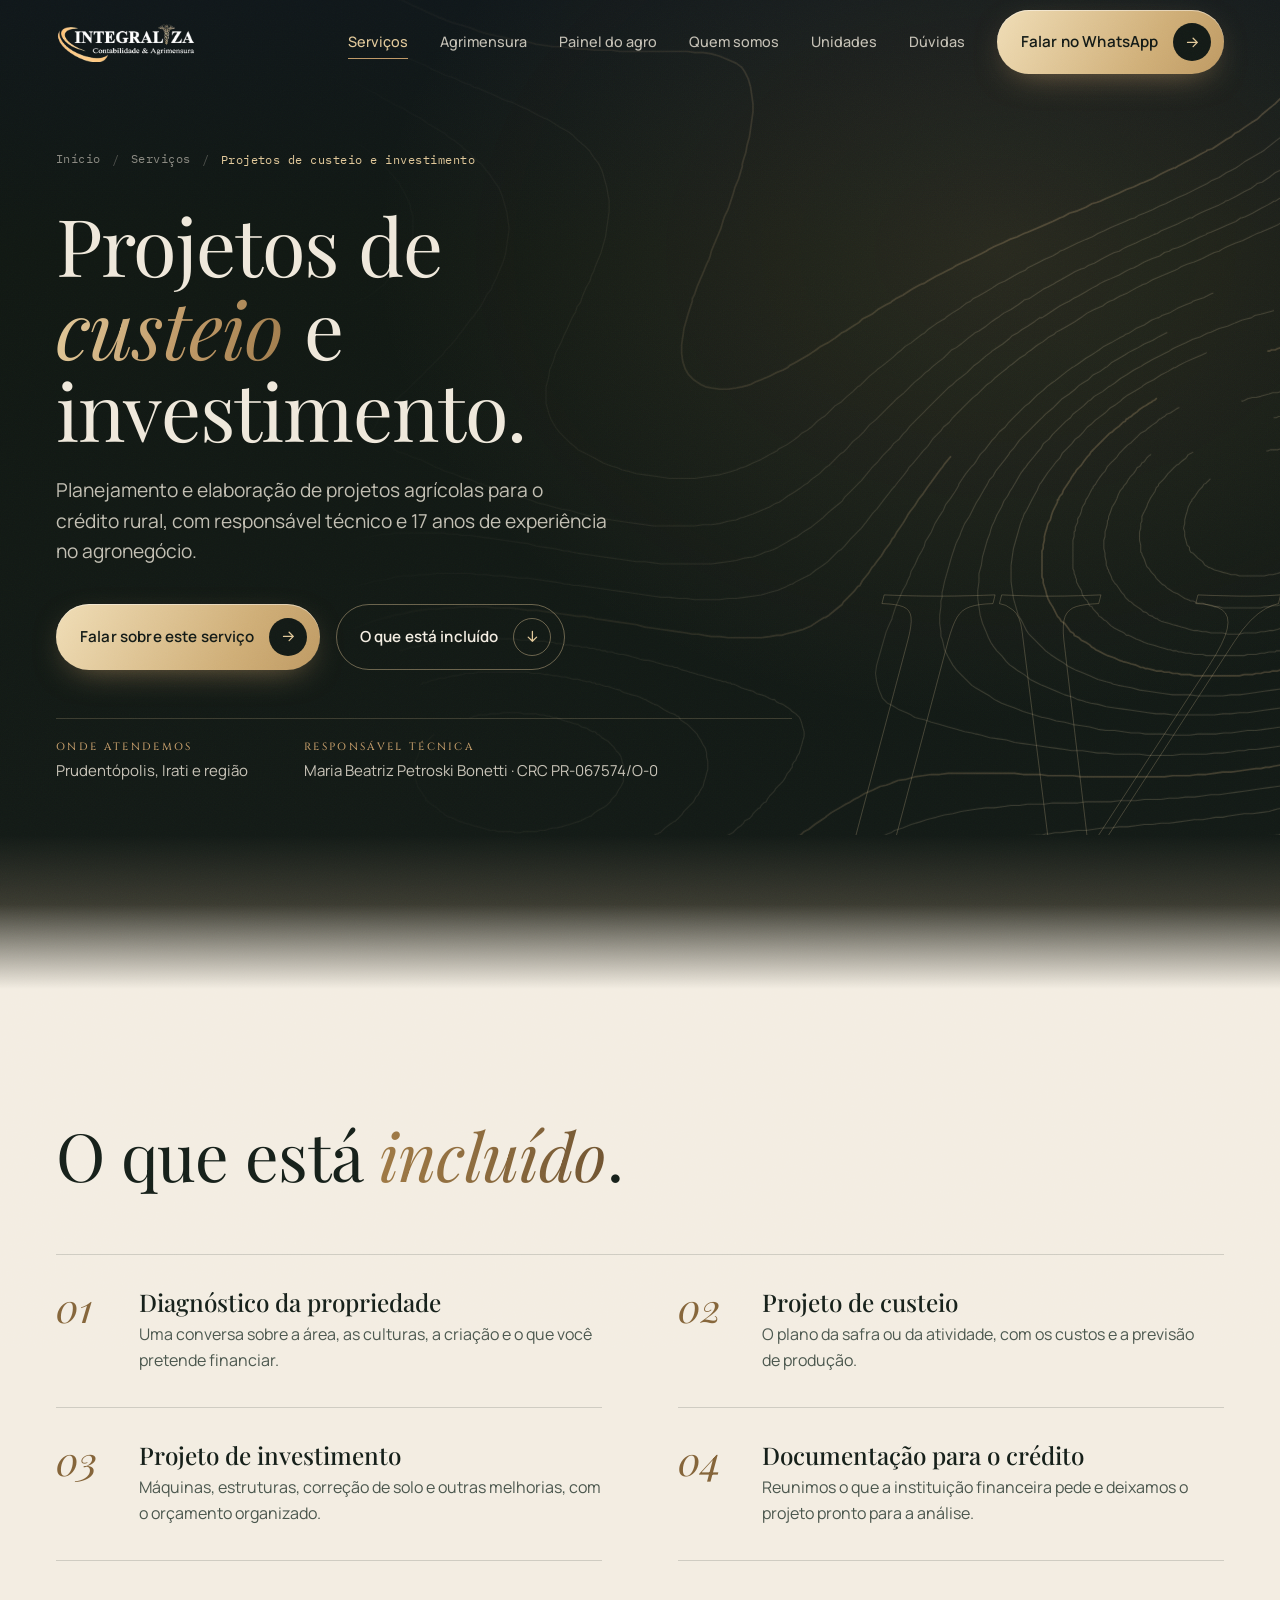
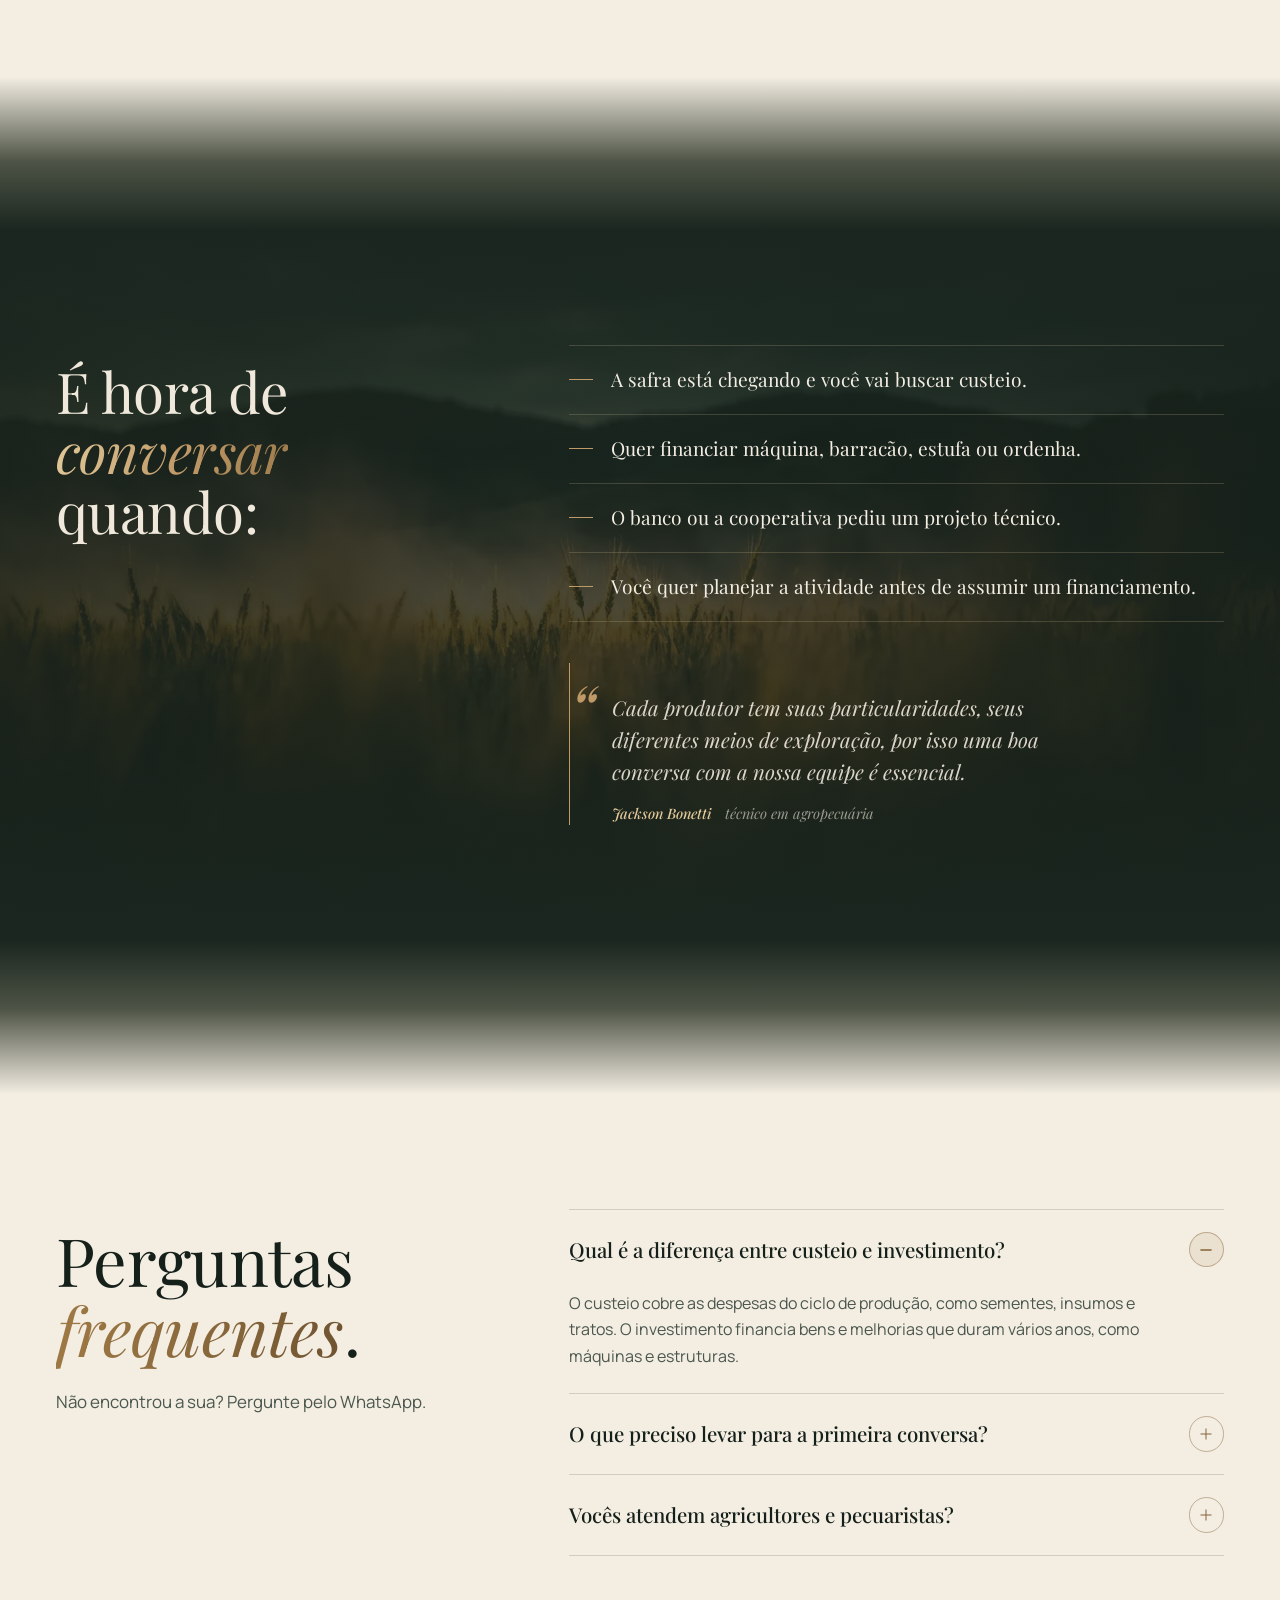
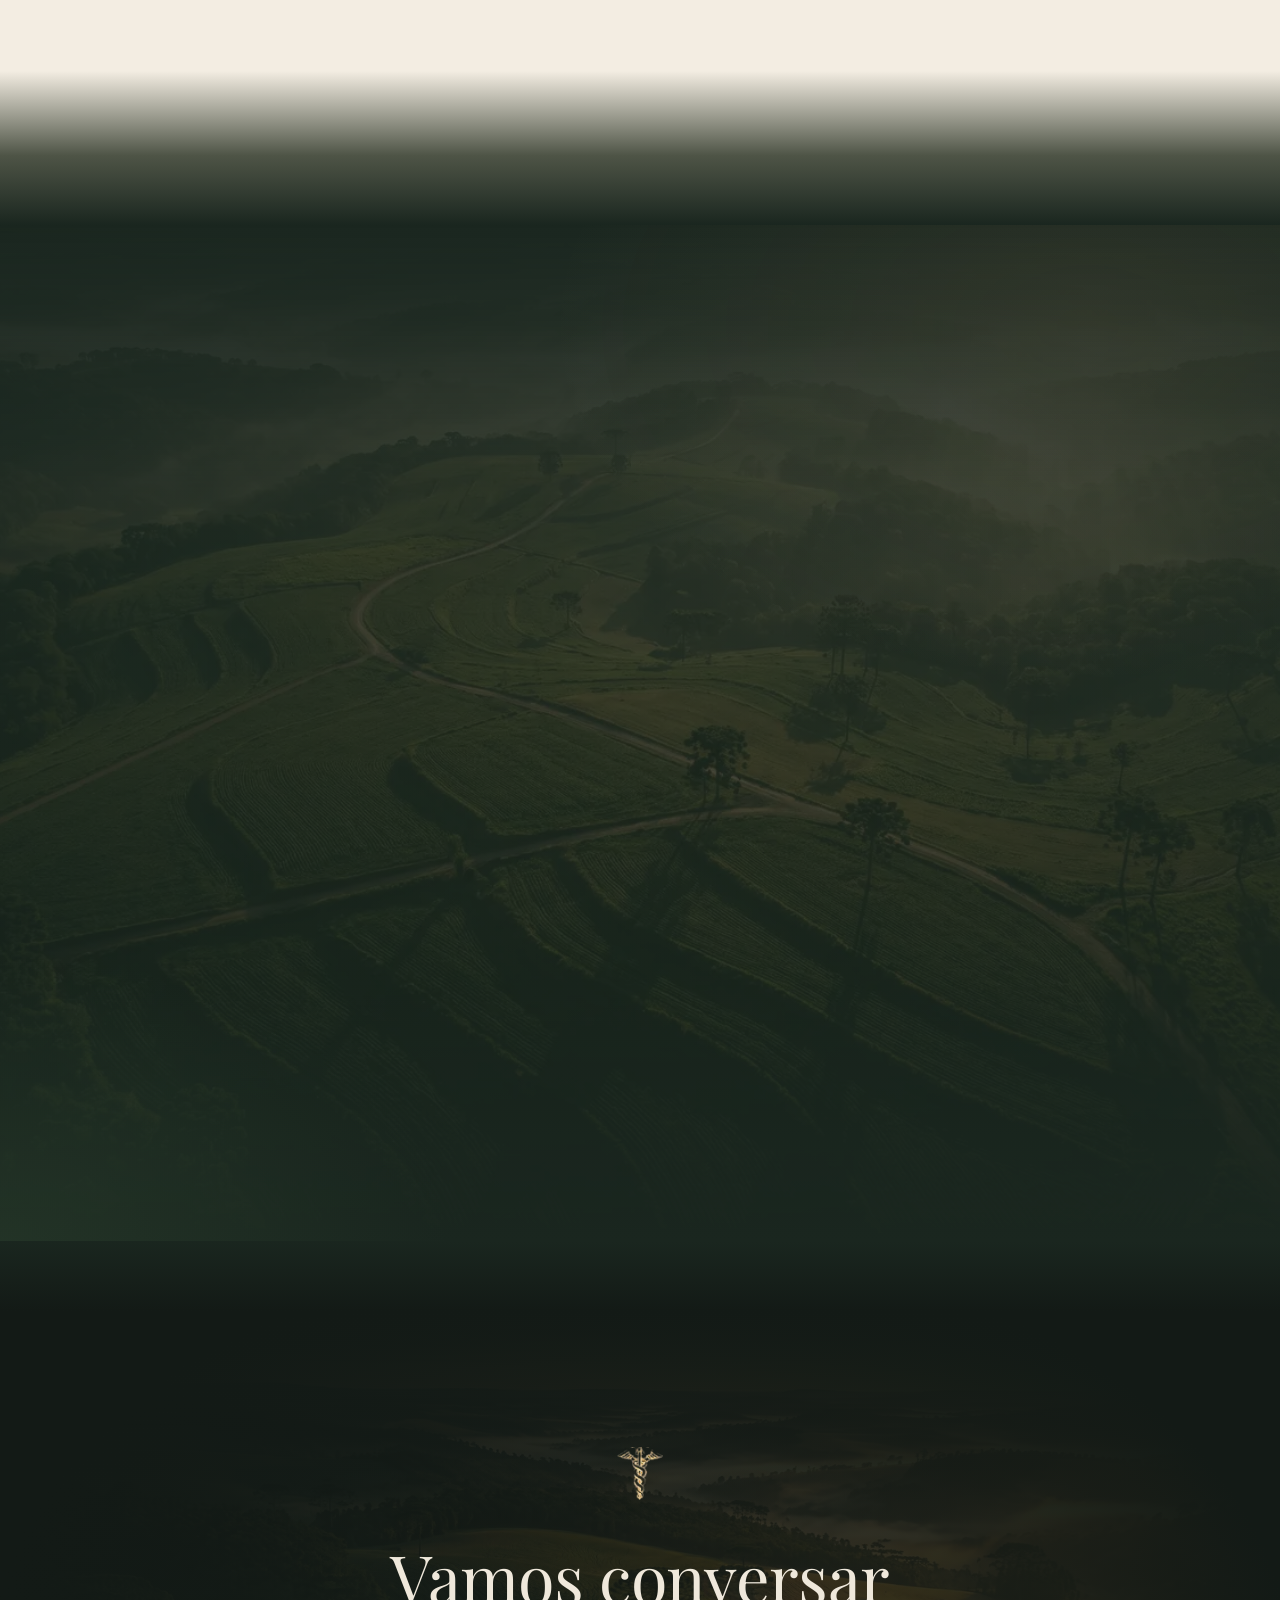
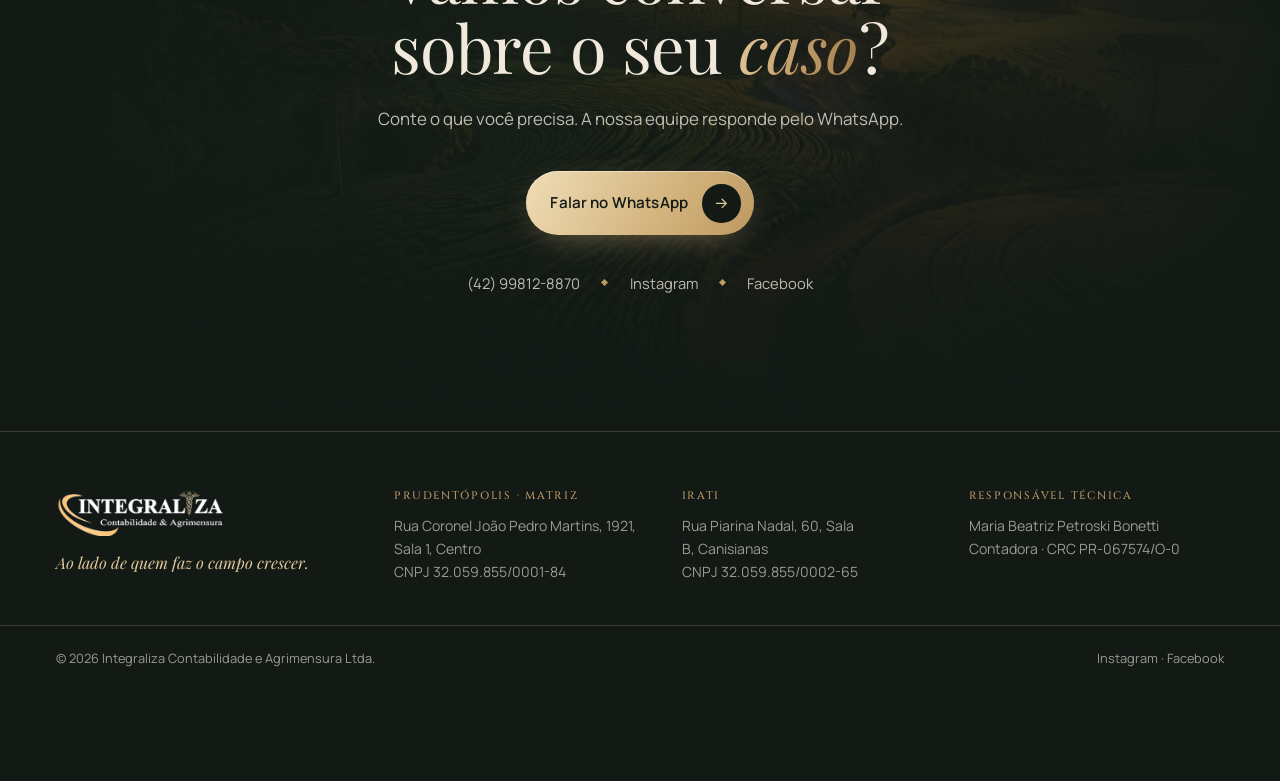
<file: servicos/projetos-custeio-investimento/index.html>
<!DOCTYPE html>
<html lang="pt-BR" class="no-js sem-intro">
<head>
<meta charset="utf-8">
<meta name="viewport" content="width=device-width, initial-scale=1, viewport-fit=cover">
<title>Projetos de custeio e investimento agrícola em Prudentópolis e Irati | Integraliza</title>
<meta name="description" content="Projetos agrícolas de custeio e investimento para o crédito rural em Prudentópolis e Irati, com responsável técnico e diagnóstico de cada propriedade.">
<meta name="robots" content="noindex, nofollow">
<link rel="canonical" href="https://integraliza.rkperformance.com.br/servicos/projetos-custeio-investimento/">
<meta property="og:type" content="website">
<meta property="og:locale" content="pt_BR">
<meta property="og:site_name" content="Integraliza Contabilidade e Agrimensura">
<meta property="og:title" content="Projetos de custeio e investimento agrícola em Prudentópolis e Irati">
<meta property="og:description" content="Planejamento e elaboração de projetos agrícolas para o crédito rural, com responsável técnico e 17 anos de experiência no agronegócio.">
<meta property="og:image" content="https://integraliza.rkperformance.com.br/assets/img/og.jpg">
<meta property="og:url" content="https://integraliza.rkperformance.com.br/servicos/projetos-custeio-investimento/">
<meta name="twitter:card" content="summary_large_image">
<meta name="theme-color" content="#131A16">
<link rel="icon" href="../../assets/img/favicon.png" type="image/png">
<link rel="preload" href="../../assets/fonts/playfair-display-400-500.woff2" as="font" type="font/woff2" crossorigin>
<link rel="preload" href="../../assets/fonts/playfair-display-400-500-italic.woff2" as="font" type="font/woff2" crossorigin>
<link rel="preload" href="../../assets/fonts/manrope-400-600.woff2" as="font" type="font/woff2" crossorigin>
<link rel="stylesheet" href="../../assets/site.css?v=2">
<link rel="stylesheet" href="../../assets/servico.css">
<script>document.documentElement.classList.replace('no-js','js')</script>
<script type="application/ld+json">{"@context":"https://schema.org","@type":"Service","name":"Projetos de custeio e investimento","serviceType":"Projetos de custeio e investimento","description":"Projetos agrícolas de custeio e investimento para o crédito rural em Prudentópolis e Irati, com responsável técnico e diagnóstico de cada propriedade.","url":"https://integraliza.rkperformance.com.br/servicos/projetos-custeio-investimento/","areaServed":[{"@type":"City","name":"Prudentópolis"},{"@type":"City","name":"Irati"}],"provider":{"@type":"AccountingService","name":"Integraliza Contabilidade e Agrimensura","telephone":"+55 42 99812-8870","url":"https://integraliza.rkperformance.com.br/"}}</script>
<script type="application/ld+json">{"@context":"https://schema.org","@type":"BreadcrumbList","itemListElement":[{"@type":"ListItem","position":1,"name":"Início","item":"https://integraliza.rkperformance.com.br/"},{"@type":"ListItem","position":2,"name":"Serviços","item":"https://integraliza.rkperformance.com.br/#servicos"},{"@type":"ListItem","position":3,"name":"Projetos de custeio e investimento","item":"https://integraliza.rkperformance.com.br/servicos/projetos-custeio-investimento/"}]}</script>
<script type="application/ld+json">{"@context":"https://schema.org","@type":"FAQPage","mainEntity":[{"@type":"Question","name":"Qual é a diferença entre custeio e investimento?","acceptedAnswer":{"@type":"Answer","text":"O custeio cobre as despesas do ciclo de produção, como sementes, insumos e tratos. O investimento financia bens e melhorias que duram vários anos, como máquinas e estruturas."}},{"@type":"Question","name":"O que preciso levar para a primeira conversa?","acceptedAnswer":{"@type":"Answer","text":"Os documentos da propriedade e do produtor, a área e as atividades exploradas e uma ideia do que você pretende financiar. O restante da lista depende da linha de crédito."}},{"@type":"Question","name":"Vocês atendem agricultores e pecuaristas?","acceptedAnswer":{"@type":"Answer","text":"Sim. Atendemos agricultores e pecuaristas da região, e cada projeto parte de um diagnóstico da propriedade."}}]}</script>
</head>
<body class="pagina-servico">
<a class="pular" href="#conteudo">Pular para o conteúdo</a>
<div class="grao" aria-hidden="true"></div>

<header class="topo">
  <div class="wrap">
    <a class="logo" href="../../" aria-label="Integraliza Contabilidade e Agrimensura, início"><img src="../../assets/img/logo.webp" alt="Integraliza Contabilidade e Agrimensura" width="800" height="227"></a>
    <nav class="menu" aria-label="Seções">
      <a href="../../#servicos" aria-current="true">Serviços</a>
      <a href="../../#agrimensura">Agrimensura</a>
      <a href="../../portal/">Painel do agro</a>
      <a href="../../#quem-somos">Quem somos</a>
      <a href="../../#unidades">Unidades</a>
      <a href="#duvidas">Dúvidas</a>
    </nav>
    <a class="btn btn-ouro btn-topo" href="https://wa.me/5542998128870" data-msg="Olá! Gostaria de saber mais sobre projetos agrícolas de custeio e investimento." target="_blank" rel="noopener">Falar no WhatsApp<i><svg viewBox="0 0 24 24"><path d="M5 12h14M13 6l6 6-6 6"/></svg></i></a>
    <button class="menu-botao" type="button" aria-expanded="false" aria-controls="menu-cel"><span></span><span></span><b>Menu</b></button>
  </div>
</header>
<nav class="menu-cel" id="menu-cel" aria-label="Menu" hidden>
  <a href="../../#servicos">Serviços</a>
  <a href="../../#agrimensura">Agrimensura</a>
  <a href="../../portal/">Painel do agro</a>
  <a href="../../#quem-somos">Quem somos</a>
  <a href="../../#unidades">Unidades</a>
  <a href="#duvidas">Dúvidas</a>
  <a class="btn btn-ouro" href="https://wa.me/5542998128870" data-msg="Olá! Gostaria de saber mais sobre projetos agrícolas de custeio e investimento." target="_blank" rel="noopener">Falar no WhatsApp<i><svg viewBox="0 0 24 24"><path d="M5 12h14M13 6l6 6-6 6"/></svg></i></a>
</nav>

<main id="conteudo">
<section class="capa-servico" id="inicio">
  <img class="capa-curvas" src="../../assets/img/curvas-hero.svg" alt="" aria-hidden="true" data-parallax="-0.06">
  <span class="capa-num" aria-hidden="true">IV</span>
  <div class="wrap">
    <nav class="migalhas reveal" aria-label="Você está em"><a href="../../">Início</a><span>/</span><a href="../../#servicos">Serviços</a><span>/</span><b>Projetos de custeio e investimento</b></nav>
    <h1 class="reveal d1">Projetos de <em>custeio</em> e investimento.</h1>
    <p class="lead reveal d2">Planejamento e elaboração de projetos agrícolas para o crédito rural, com responsável técnico e 17 anos de experiência no agronegócio.</p>
    <div class="hero-acoes reveal d2">
      <a class="btn btn-ouro" href="https://wa.me/5542998128870" data-msg="Olá! Gostaria de saber mais sobre projetos agrícolas de custeio e investimento." target="_blank" rel="noopener">Falar sobre este serviço<i><svg viewBox="0 0 24 24"><path d="M5 12h14M13 6l6 6-6 6"/></svg></i></a>
      <a class="btn btn-linha" href="#inclui">O que está incluído<i><svg viewBox="0 0 24 24"><path d="M12 5v14M6 13l6 6 6-6"/></svg></i></a>
    </div>
    <dl class="capa-pe reveal d2">
      <div><dt>Onde atendemos</dt><dd>Prudentópolis, Irati e região</dd></div>
      <div><dt>Responsável técnica</dt><dd>Maria Beatriz Petroski Bonetti · CRC PR-067574/O-0</dd></div>
    </dl>
  </div>
</section>

<div class="faixa noite-palha"></div>

<section class="bloco palha inclui" id="inclui">
  <div class="wrap">
    <div class="titulo-secao reveal">
      <h2>O que está <em>incluído</em>.</h2>
    </div>
    <ol class="inclui-grade">
        <li class="reveal"><span>01</span><h3>Diagnóstico da propriedade</h3><p>Uma conversa sobre a área, as culturas, a criação e o que você pretende financiar.</p></li>
        <li class="reveal d1"><span>02</span><h3>Projeto de custeio</h3><p>O plano da safra ou da atividade, com os custos e a previsão de produção.</p></li>
        <li class="reveal"><span>03</span><h3>Projeto de investimento</h3><p>Máquinas, estruturas, correção de solo e outras melhorias, com o orçamento organizado.</p></li>
        <li class="reveal d1"><span>04</span><h3>Documentação para o crédito</h3><p>Reunimos o que a instituição financeira pede e deixamos o projeto pronto para a análise.</p></li>
    </ol>
  </div>
</section>

<div class="faixa palha-mata"></div>

<section class="bloco mata quando">
  <div class="wrap quando-grade">
    <div class="titulo-secao reveal">
      <h2>É hora de <em>conversar</em> quando:</h2>
    </div>
    <div>
      <ul class="quando-lista reveal d1">
          <li>A safra está chegando e você vai buscar custeio.</li>
          <li>Quer financiar máquina, barracão, estufa ou ordenha.</li>
          <li>O banco ou a cooperativa pediu um projeto técnico.</li>
          <li>Você quer planejar a atividade antes de assumir um financiamento.</li>
      </ul>
        <blockquote class="fala reveal d2"><p>Cada produtor tem suas particularidades, seus diferentes meios de exploração, por isso uma boa conversa com a nossa equipe é essencial.</p><footer><b>Jackson Bonetti</b><span>técnico em agropecuária</span></footer></blockquote>
    </div>
  </div>
</section>

<div class="faixa mata-palha"></div>

<section class="bloco palha duvidas" id="duvidas">
  <div class="wrap duvidas-grade">
    <div class="titulo-secao reveal">
      <h2>Perguntas <em>frequentes</em>.</h2>
      <p class="texto">Não encontrou a sua? Pergunte pelo WhatsApp.</p>
    </div>
    <div class="faq reveal d1">
      <details open><summary>Qual é a diferença entre custeio e investimento?<i></i></summary><p>O custeio cobre as despesas do ciclo de produção, como sementes, insumos e tratos. O investimento financia bens e melhorias que duram vários anos, como máquinas e estruturas.</p></details>
      <details><summary>O que preciso levar para a primeira conversa?<i></i></summary><p>Os documentos da propriedade e do produtor, a área e as atividades exploradas e uma ideia do que você pretende financiar. O restante da lista depende da linha de crédito.</p></details>
      <details><summary>Vocês atendem agricultores e pecuaristas?<i></i></summary><p>Sim. Atendemos agricultores e pecuaristas da região, e cada projeto parte de um diagnóstico da propriedade.</p></details>
    </div>
  </div>
</section>

<div class="faixa palha-mata"></div>

<section class="bloco mata servicos outros" id="servicos">
  <div class="wrap">
    <div class="titulo-secao reveal">
      <h2>Do campo ao <em>escritório</em>.</h2>
    </div>
    <div class="servicos-colunas">
      <div class="coluna reveal">
        <div class="coluna-topo"><h3>No campo</h3><span>produtor rural</span></div>
        <ul class="lista-servicos">
          <li><a href="../contabilidade-rural/"><i>I</i><div><b>Contabilidade rural e LCDPR</b><span>Escrituração da atividade rural e entrega do Livro Caixa Digital do Produtor Rural.</span></div><svg viewBox="0 0 24 24"><path d="M5 12h14M13 6l6 6-6 6"/></svg></a></li>
          <li><a href="../imposto-de-renda-produtor-rural/"><i>II</i><div><b>Imposto de renda do produtor</b><span>Declaração com a atividade rural apurada: receitas, despesas e rebanho.</span></div><svg viewBox="0 0 24 24"><path d="M5 12h14M13 6l6 6-6 6"/></svg></a></li>
          <li><a href="../nota-fiscal-produtor-rural/"><i>III</i><div><b>Nota fiscal eletrônica do produtor</b><span>Apoio na emissão e na organização das notas da produção.</span></div><svg viewBox="0 0 24 24"><path d="M5 12h14M13 6l6 6-6 6"/></svg></a></li>
          <li><a href="../projetos-custeio-investimento/" aria-current="page"><i>IV</i><div><b>Projetos de custeio e investimento</b><span>Planejamento e elaboração de projetos agrícolas para o crédito rural.</span></div><svg viewBox="0 0 24 24"><path d="M5 12h14M13 6l6 6-6 6"/></svg></a></li>
          <li><a href="../georreferenciamento/"><i>V</i><div><b>Georreferenciamento e cartório</b><span>Medição do imóvel rural e documentação junto aos cartórios.</span></div><svg viewBox="0 0 24 24"><path d="M5 12h14M13 6l6 6-6 6"/></svg></a></li>
        </ul>
      </div>
      <div class="coluna reveal d2">
        <div class="coluna-topo"><h3>Na empresa</h3><span>empresas e pessoa física</span></div>
        <ul class="lista-servicos">
          <li><a href="../contabilidade-empresarial/"><i>I</i><div><b>Contabilidade empresarial</b><span>Rotina contábil e fiscal da empresa, com as obrigações em dia.</span></div><svg viewBox="0 0 24 24"><path d="M5 12h14M13 6l6 6-6 6"/></svg></a></li>
          <li><a href="../consultoria-tributaria/"><i>II</i><div><b>Consultoria e auditoria tributária</b><span>Revisão do enquadramento e planejamento tributário dentro da lei.</span></div><svg viewBox="0 0 24 24"><path d="M5 12h14M13 6l6 6-6 6"/></svg></a></li>
          <li><a href="../imposto-de-renda/"><i>III</i><div><b>Imposto de renda pessoa física</b><span>Declaração, retificação e orientação em caso de malha fina.</span></div><svg viewBox="0 0 24 24"><path d="M5 12h14M13 6l6 6-6 6"/></svg></a></li>
          <li><a href="../reforma-tributaria/"><i>IV</i><div><b>Preparação para a reforma tributária</b><span>Cadastros, emissão de notas e processos fiscais ajustados para 2027.</span></div><svg viewBox="0 0 24 24"><path d="M5 12h14M13 6l6 6-6 6"/></svg></a></li>
          <li><a href="../certificado-digital/"><i>V</i><div><b>Certificado digital</b><span>Para empresas e produtores rurais que emitem notas e acessam a Receita.</span></div><svg viewBox="0 0 24 24"><path d="M5 12h14M13 6l6 6-6 6"/></svg></a></li>
        </ul>
      </div>
    </div>
  </div>
</section>

<div class="faixa mata-noite"></div>

<section class="bloco noite contato" id="contato">
  <div class="contato-foto" aria-hidden="true"><picture><source media="(max-width: 760px)" srcset="../../assets/img/hero-celular.avif" type="image/avif"><source media="(max-width: 760px)" srcset="../../assets/img/hero-celular.webp" type="image/webp"><source srcset="../../assets/img/hero-1600.avif" type="image/avif"><source srcset="../../assets/img/hero-1600.webp" type="image/webp"><img src="../../assets/img/hero-1600.jpg" alt="" loading="lazy" decoding="async"></picture></div>
  <div class="wrap contato-conteudo reveal">
    <img class="contato-cad" src="../../assets/img/caduceu.webp" alt="" aria-hidden="true" width="207" height="240" loading="lazy" decoding="async">
    <h2>Vamos conversar sobre o seu <em>caso</em>?</h2>
    <p class="texto">Conte o que você precisa. A nossa equipe responde pelo WhatsApp.</p>
    <a class="btn btn-ouro" href="https://wa.me/5542998128870" data-msg="Olá! Gostaria de saber mais sobre projetos agrícolas de custeio e investimento." target="_blank" rel="noopener">Falar no WhatsApp<i><svg viewBox="0 0 24 24"><path d="M5 12h14M13 6l6 6-6 6"/></svg></i></a>
    <p class="contato-linha"><a href="tel:+5542998128870">(42) 99812-8870</a><span></span><a href="https://www.instagram.com/integraliza.contabilidade/" target="_blank" rel="noopener">Instagram</a><span></span><a href="https://www.facebook.com/integraliza.assessoria/" target="_blank" rel="noopener">Facebook</a></p>
  </div>
</section>
</main>

<footer class="rodape">
  <div class="wrap rodape-grade">
    <div class="rodape-marca"><img src="../../assets/img/logo.webp" alt="Integraliza Contabilidade e Agrimensura" width="800" height="227" loading="lazy"><p>Ao lado de quem faz o campo crescer.</p></div>
    <div><h4>Prudentópolis · Matriz</h4><p>Rua Coronel João Pedro Martins, 1921, Sala 1, Centro<br>CNPJ 32.059.855/0001-84</p></div>
    <div><h4>Irati</h4><p>Rua Piarina Nadal, 60, Sala B, Canisianas<br>CNPJ 32.059.855/0002-65</p></div>
    <div><h4>Responsável técnica</h4><p>Maria Beatriz Petroski Bonetti<br>Contadora · CRC PR-067574/O-0</p></div>
  </div>
  <div class="wrap rodape-fim"><p>© 2026 Integraliza Contabilidade e Agrimensura Ltda.</p><p><a href="https://www.instagram.com/integraliza.contabilidade/" target="_blank" rel="noopener">Instagram</a> · <a href="https://www.facebook.com/integraliza.assessoria/" target="_blank" rel="noopener">Facebook</a></p></div>
</footer>

<div class="barra-cel" aria-hidden="true"><a class="btn btn-ouro" href="https://wa.me/5542998128870" data-msg="Olá! Gostaria de saber mais sobre projetos agrícolas de custeio e investimento." target="_blank" tabindex="-1" rel="noopener">Falar no WhatsApp<i><svg viewBox="0 0 24 24"><path d="M5 12h14M13 6l6 6-6 6"/></svg></i></a></div>

<script src="../../assets/site.js?v=2" defer></script>
</body>
</html>
</file>
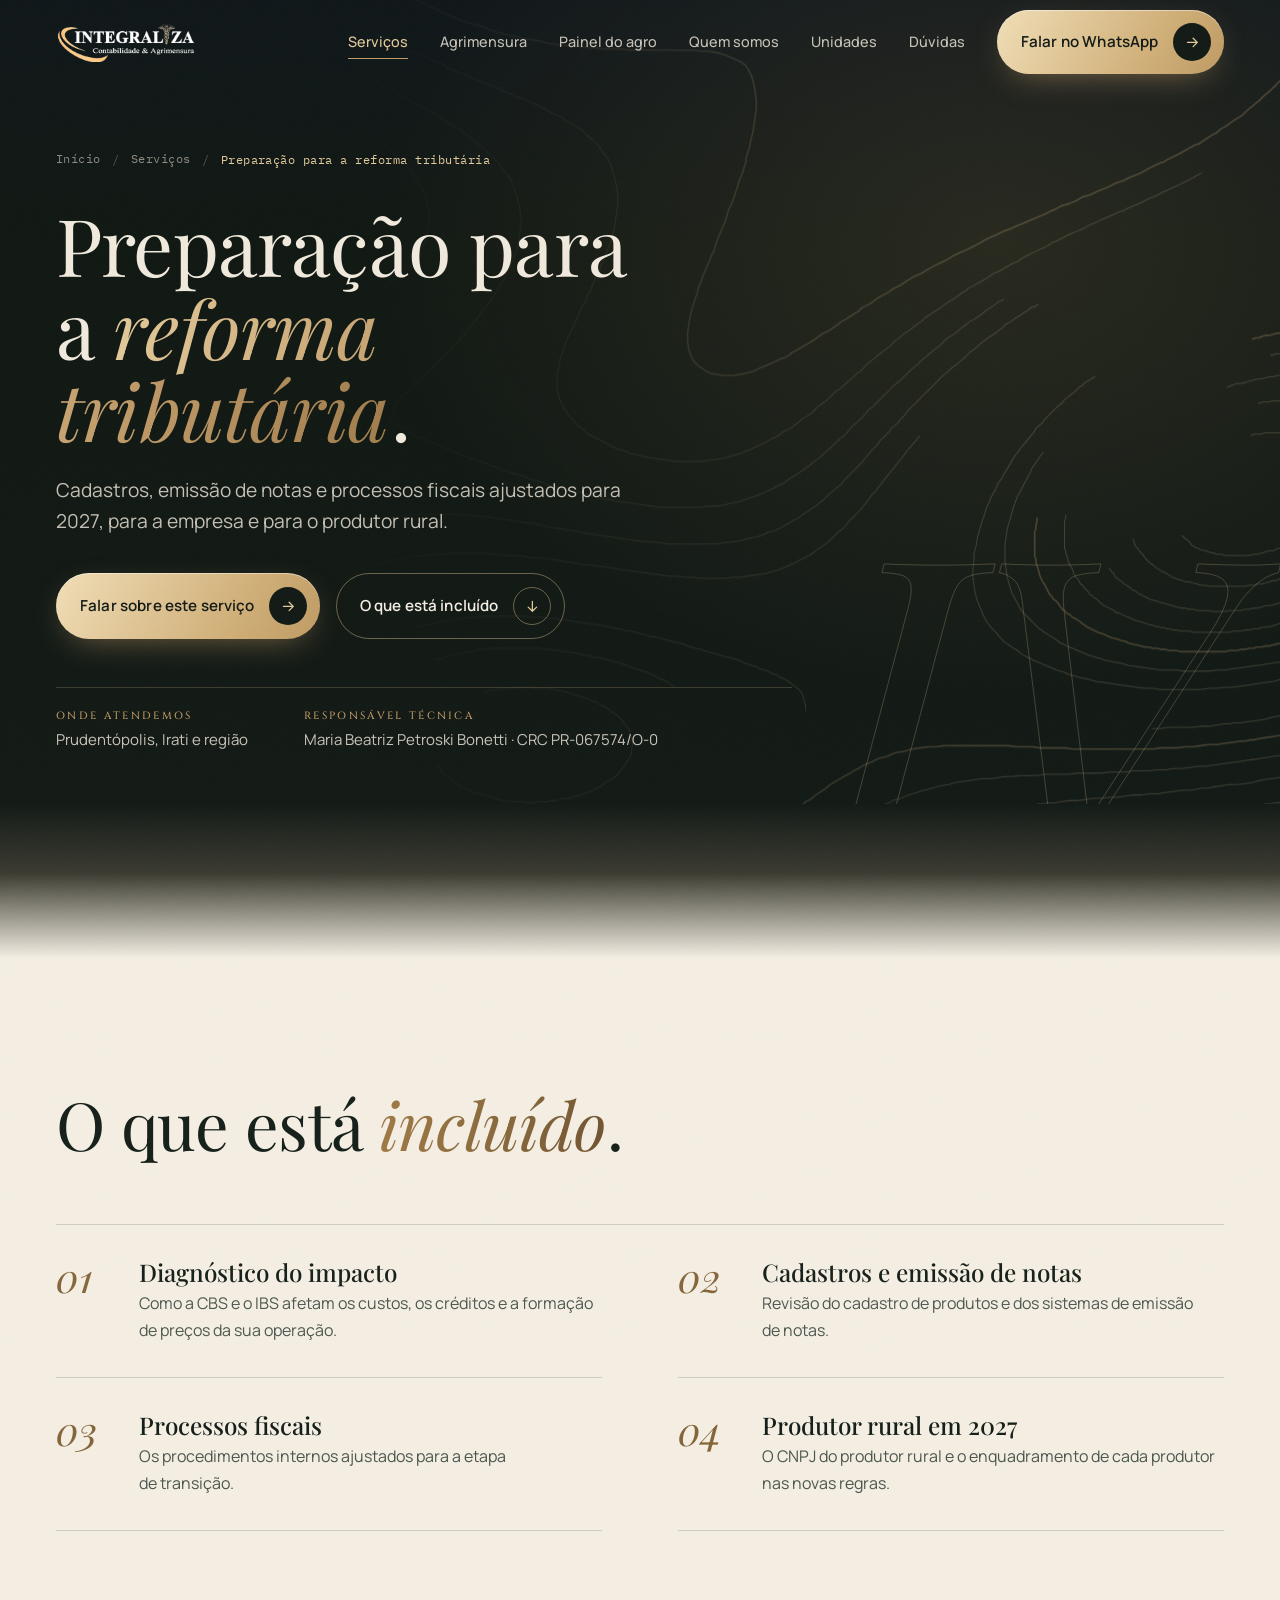
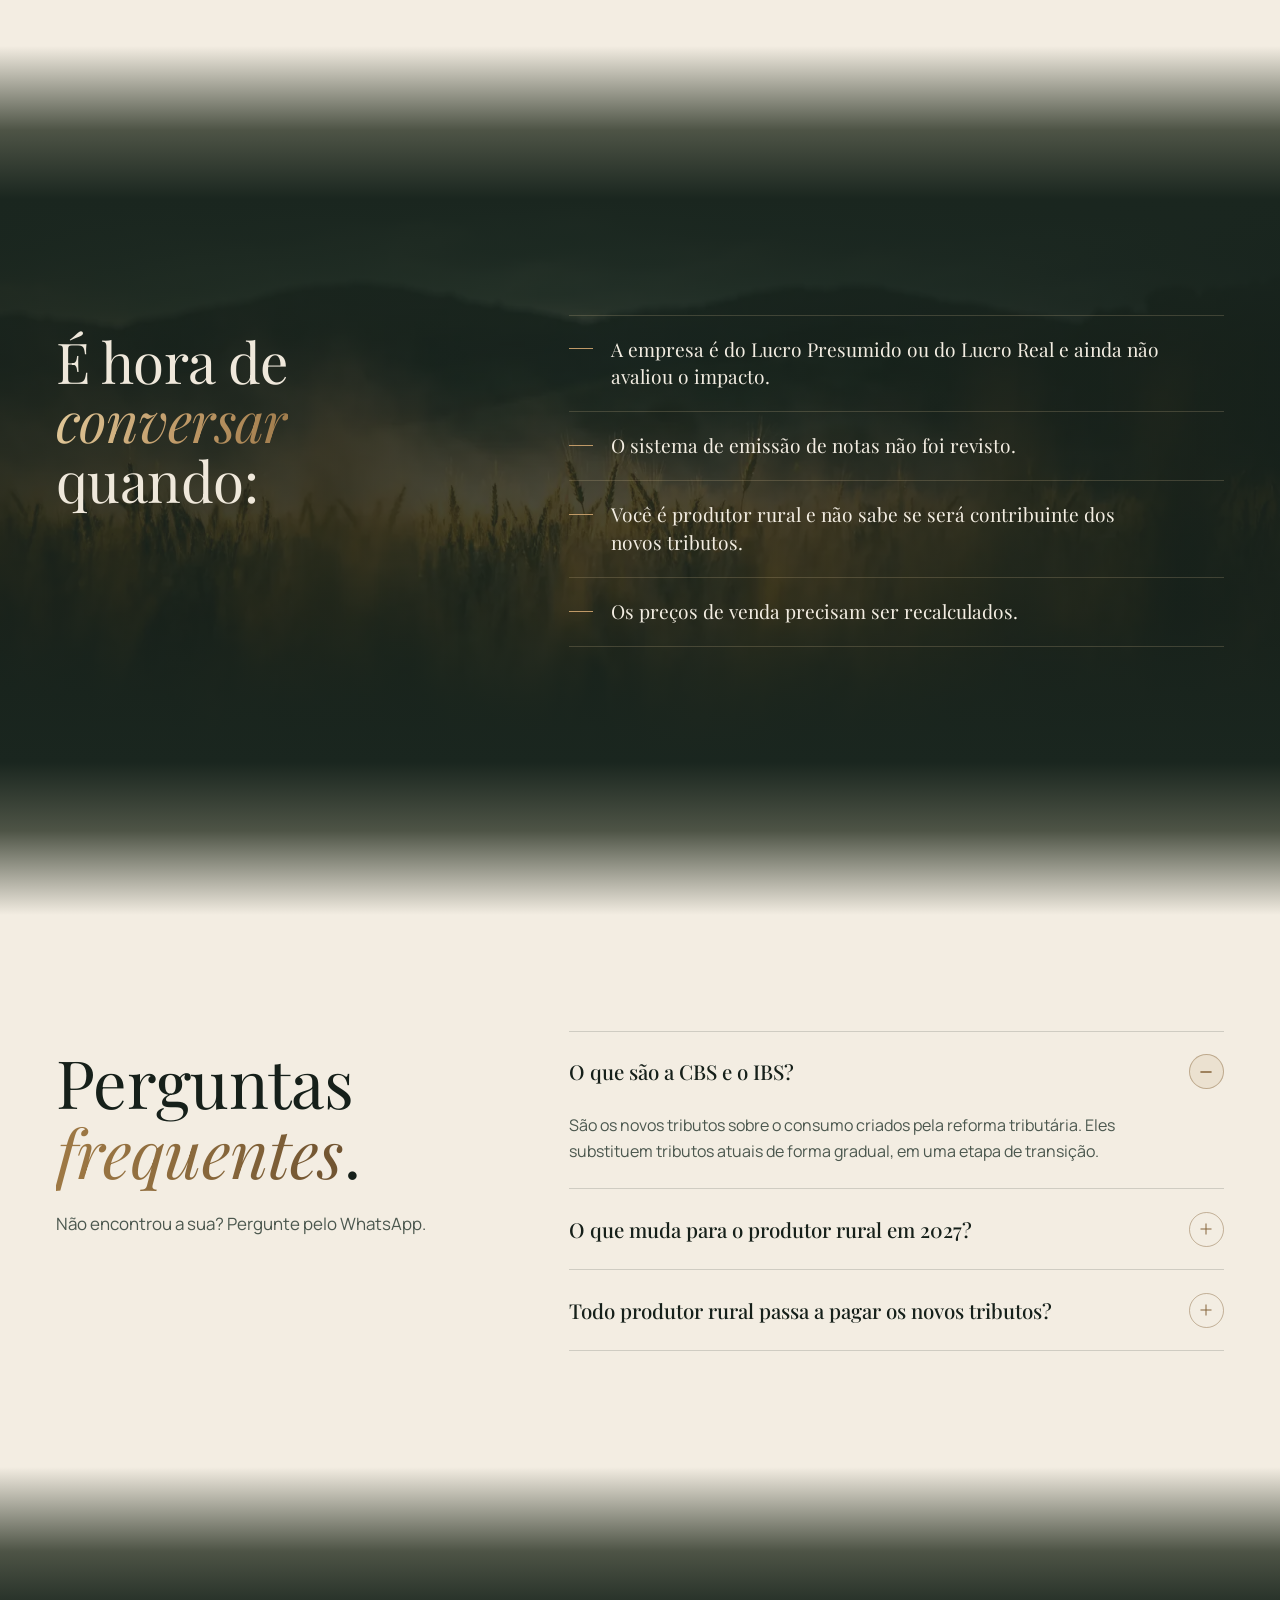
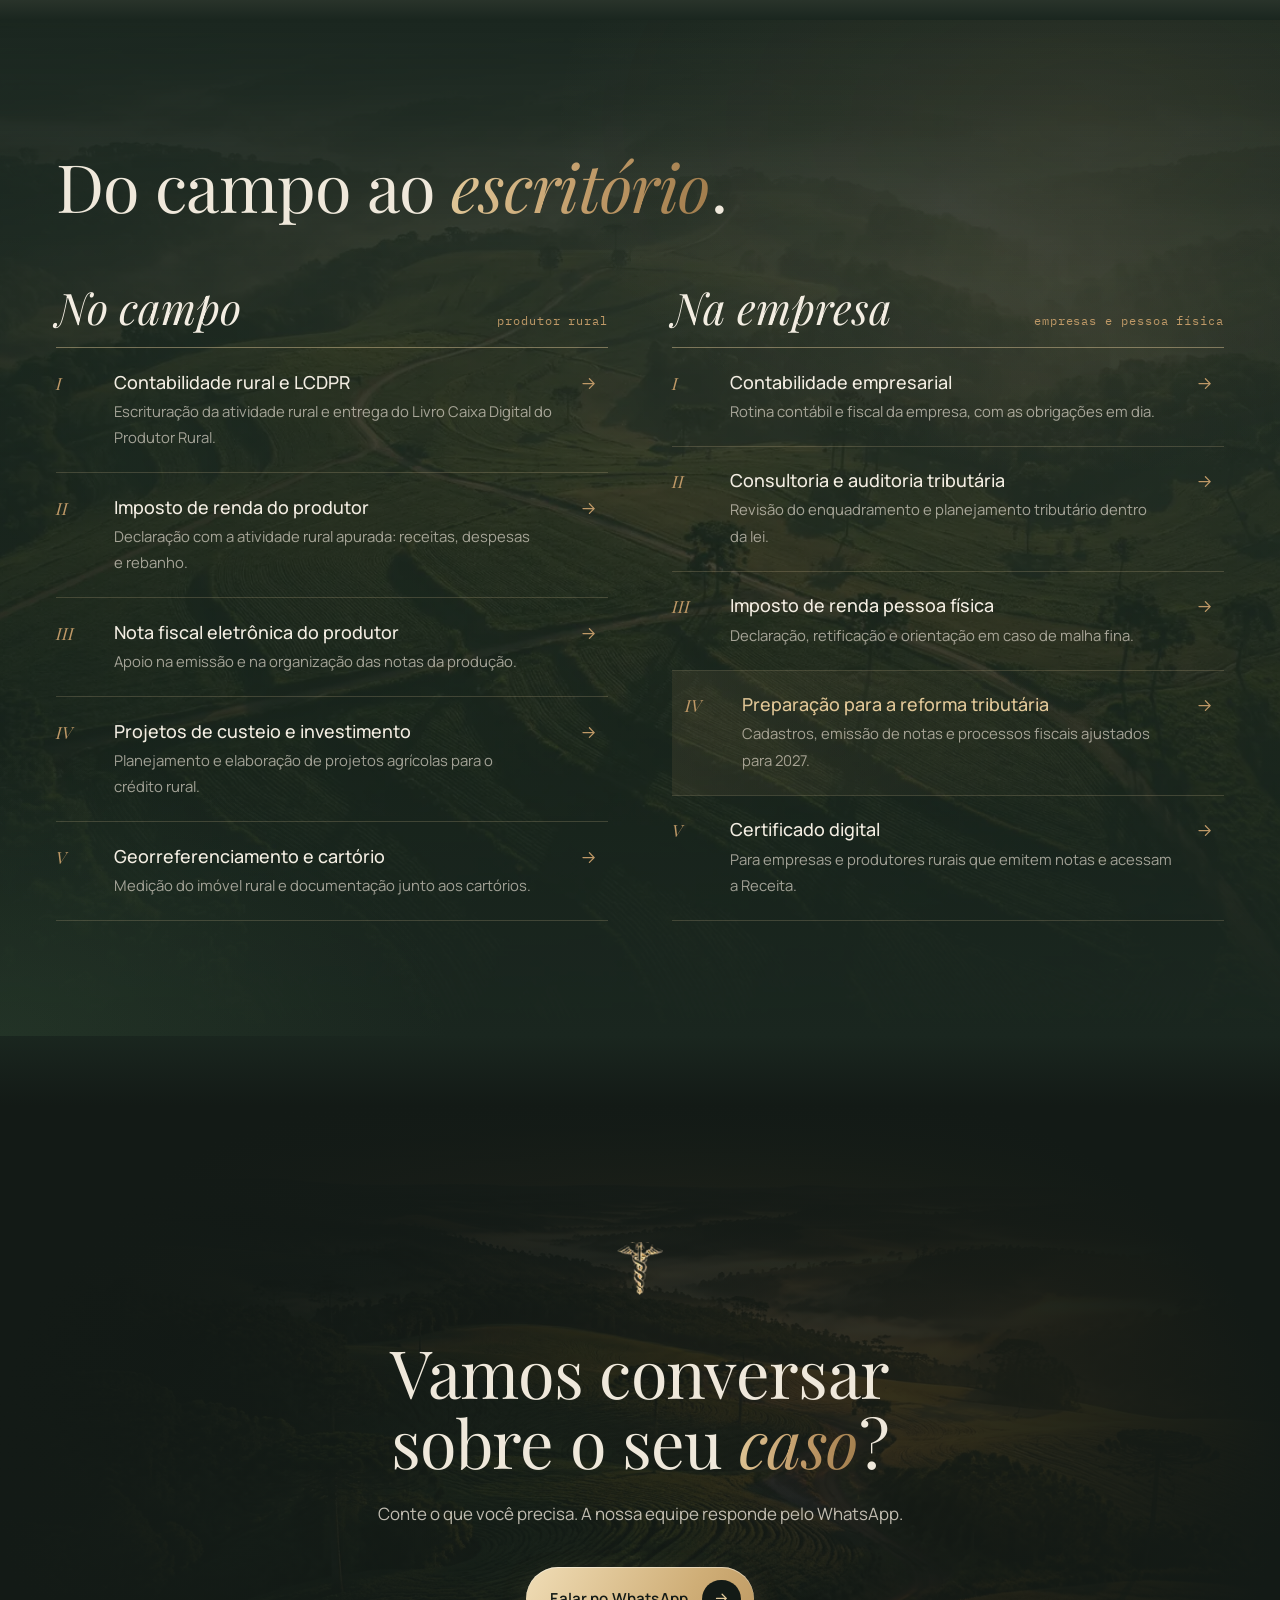
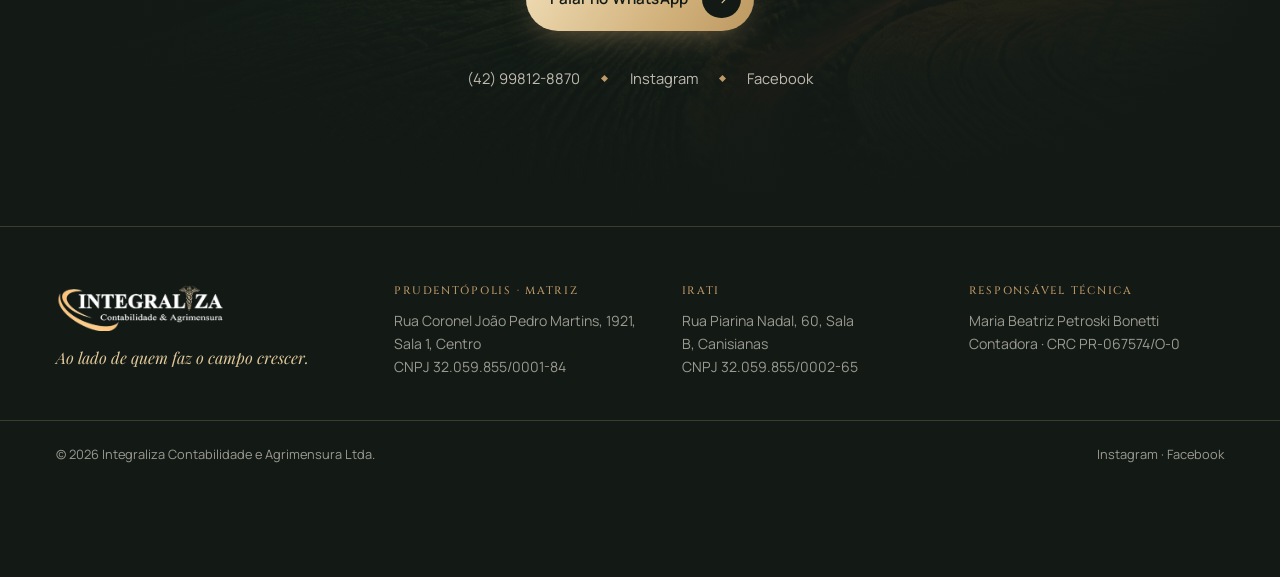
<file: servicos/reforma-tributaria/index.html>
<!DOCTYPE html>
<html lang="pt-BR" class="no-js sem-intro">
<head>
<meta charset="utf-8">
<meta name="viewport" content="width=device-width, initial-scale=1, viewport-fit=cover">
<title>Preparação para a reforma tributária em Prudentópolis e Irati | Integraliza</title>
<meta name="description" content="Preparação para a reforma tributária em Prudentópolis e Irati: impacto da CBS e do IBS, cadastros, emissão de notas e o CNPJ do produtor rural em 2027.">
<meta name="robots" content="noindex, nofollow">
<link rel="canonical" href="https://integraliza.rkperformance.com.br/servicos/reforma-tributaria/">
<meta property="og:type" content="website">
<meta property="og:locale" content="pt_BR">
<meta property="og:site_name" content="Integraliza Contabilidade e Agrimensura">
<meta property="og:title" content="Preparação para a reforma tributária em Prudentópolis e Irati">
<meta property="og:description" content="Cadastros, emissão de notas e processos fiscais ajustados para 2027, para a empresa e para o produtor rural.">
<meta property="og:image" content="https://integraliza.rkperformance.com.br/assets/img/og.jpg">
<meta property="og:url" content="https://integraliza.rkperformance.com.br/servicos/reforma-tributaria/">
<meta name="twitter:card" content="summary_large_image">
<meta name="theme-color" content="#131A16">
<link rel="icon" href="../../assets/img/favicon.png" type="image/png">
<link rel="preload" href="../../assets/fonts/playfair-display-400-500.woff2" as="font" type="font/woff2" crossorigin>
<link rel="preload" href="../../assets/fonts/playfair-display-400-500-italic.woff2" as="font" type="font/woff2" crossorigin>
<link rel="preload" href="../../assets/fonts/manrope-400-600.woff2" as="font" type="font/woff2" crossorigin>
<link rel="stylesheet" href="../../assets/site.css?v=2">
<link rel="stylesheet" href="../../assets/servico.css">
<script>document.documentElement.classList.replace('no-js','js')</script>
<script type="application/ld+json">{"@context":"https://schema.org","@type":"Service","name":"Preparação para a reforma tributária","serviceType":"Preparação para a reforma tributária","description":"Preparação para a reforma tributária em Prudentópolis e Irati: impacto da CBS e do IBS, cadastros, emissão de notas e o CNPJ do produtor rural em 2027.","url":"https://integraliza.rkperformance.com.br/servicos/reforma-tributaria/","areaServed":[{"@type":"City","name":"Prudentópolis"},{"@type":"City","name":"Irati"}],"provider":{"@type":"AccountingService","name":"Integraliza Contabilidade e Agrimensura","telephone":"+55 42 99812-8870","url":"https://integraliza.rkperformance.com.br/"}}</script>
<script type="application/ld+json">{"@context":"https://schema.org","@type":"BreadcrumbList","itemListElement":[{"@type":"ListItem","position":1,"name":"Início","item":"https://integraliza.rkperformance.com.br/"},{"@type":"ListItem","position":2,"name":"Serviços","item":"https://integraliza.rkperformance.com.br/#servicos"},{"@type":"ListItem","position":3,"name":"Preparação para a reforma tributária","item":"https://integraliza.rkperformance.com.br/servicos/reforma-tributaria/"}]}</script>
<script type="application/ld+json">{"@context":"https://schema.org","@type":"FAQPage","mainEntity":[{"@type":"Question","name":"O que são a CBS e o IBS?","acceptedAnswer":{"@type":"Answer","text":"São os novos tributos sobre o consumo criados pela reforma tributária. Eles substituem tributos atuais de forma gradual, em uma etapa de transição."}},{"@type":"Question","name":"O que muda para o produtor rural em 2027?","acceptedAnswer":{"@type":"Answer","text":"Com a reforma tributária, avançam as novas regras da CBS e do IBS, e a inscrição no CNPJ passa a ser exigida dos produtores rurais pessoas físicas abrangidos por elas. Avaliamos como isso se aplica à sua atividade."}},{"@type":"Question","name":"Todo produtor rural passa a pagar os novos tributos?","acceptedAnswer":{"@type":"Answer","text":"Não necessariamente. Produtores rurais com receita anual inferior a R$ 3,6 milhões poderão permanecer como não contribuintes do IBS e da CBS, conforme os critérios previstos na legislação. Quem ultrapassar esse limite poderá ficar sujeito ao regime regular."}}]}</script>
</head>
<body class="pagina-servico">
<a class="pular" href="#conteudo">Pular para o conteúdo</a>
<div class="grao" aria-hidden="true"></div>

<header class="topo">
  <div class="wrap">
    <a class="logo" href="../../" aria-label="Integraliza Contabilidade e Agrimensura, início"><img src="../../assets/img/logo.webp" alt="Integraliza Contabilidade e Agrimensura" width="800" height="227"></a>
    <nav class="menu" aria-label="Seções">
      <a href="../../#servicos" aria-current="true">Serviços</a>
      <a href="../../#agrimensura">Agrimensura</a>
      <a href="../../portal/">Painel do agro</a>
      <a href="../../#quem-somos">Quem somos</a>
      <a href="../../#unidades">Unidades</a>
      <a href="#duvidas">Dúvidas</a>
    </nav>
    <a class="btn btn-ouro btn-topo" href="https://wa.me/5542998128870" data-msg="Olá! Gostaria de preparar a minha empresa para a reforma tributária." target="_blank" rel="noopener">Falar no WhatsApp<i><svg viewBox="0 0 24 24"><path d="M5 12h14M13 6l6 6-6 6"/></svg></i></a>
    <button class="menu-botao" type="button" aria-expanded="false" aria-controls="menu-cel"><span></span><span></span><b>Menu</b></button>
  </div>
</header>
<nav class="menu-cel" id="menu-cel" aria-label="Menu" hidden>
  <a href="../../#servicos">Serviços</a>
  <a href="../../#agrimensura">Agrimensura</a>
  <a href="../../portal/">Painel do agro</a>
  <a href="../../#quem-somos">Quem somos</a>
  <a href="../../#unidades">Unidades</a>
  <a href="#duvidas">Dúvidas</a>
  <a class="btn btn-ouro" href="https://wa.me/5542998128870" data-msg="Olá! Gostaria de preparar a minha empresa para a reforma tributária." target="_blank" rel="noopener">Falar no WhatsApp<i><svg viewBox="0 0 24 24"><path d="M5 12h14M13 6l6 6-6 6"/></svg></i></a>
</nav>

<main id="conteudo">
<section class="capa-servico" id="inicio">
  <img class="capa-curvas" src="../../assets/img/curvas-hero.svg" alt="" aria-hidden="true" data-parallax="-0.06">
  <span class="capa-num" aria-hidden="true">IV</span>
  <div class="wrap">
    <nav class="migalhas reveal" aria-label="Você está em"><a href="../../">Início</a><span>/</span><a href="../../#servicos">Serviços</a><span>/</span><b>Preparação para a reforma tributária</b></nav>
    <h1 class="reveal d1">Preparação para a <em>reforma tributária</em>.</h1>
    <p class="lead reveal d2">Cadastros, emissão de notas e processos fiscais ajustados para 2027, para a empresa e para o produtor rural.</p>
    <div class="hero-acoes reveal d2">
      <a class="btn btn-ouro" href="https://wa.me/5542998128870" data-msg="Olá! Gostaria de preparar a minha empresa para a reforma tributária." target="_blank" rel="noopener">Falar sobre este serviço<i><svg viewBox="0 0 24 24"><path d="M5 12h14M13 6l6 6-6 6"/></svg></i></a>
      <a class="btn btn-linha" href="#inclui">O que está incluído<i><svg viewBox="0 0 24 24"><path d="M12 5v14M6 13l6 6 6-6"/></svg></i></a>
    </div>
    <dl class="capa-pe reveal d2">
      <div><dt>Onde atendemos</dt><dd>Prudentópolis, Irati e região</dd></div>
      <div><dt>Responsável técnica</dt><dd>Maria Beatriz Petroski Bonetti · CRC PR-067574/O-0</dd></div>
    </dl>
  </div>
</section>

<div class="faixa noite-palha"></div>

<section class="bloco palha inclui" id="inclui">
  <div class="wrap">
    <div class="titulo-secao reveal">
      <h2>O que está <em>incluído</em>.</h2>
    </div>
    <ol class="inclui-grade">
        <li class="reveal"><span>01</span><h3>Diagnóstico do impacto</h3><p>Como a CBS e o IBS afetam os custos, os créditos e a formação de preços da sua operação.</p></li>
        <li class="reveal d1"><span>02</span><h3>Cadastros e emissão de notas</h3><p>Revisão do cadastro de produtos e dos sistemas de emissão de notas.</p></li>
        <li class="reveal"><span>03</span><h3>Processos fiscais</h3><p>Os procedimentos internos ajustados para a etapa de transição.</p></li>
        <li class="reveal d1"><span>04</span><h3>Produtor rural em 2027</h3><p>O CNPJ do produtor rural e o enquadramento de cada produtor nas novas regras.</p></li>
    </ol>
  </div>
</section>

<div class="faixa palha-mata"></div>

<section class="bloco mata quando">
  <div class="wrap quando-grade">
    <div class="titulo-secao reveal">
      <h2>É hora de <em>conversar</em> quando:</h2>
    </div>
    <div>
      <ul class="quando-lista reveal d1">
          <li>A empresa é do Lucro Presumido ou do Lucro Real e ainda não avaliou o impacto.</li>
          <li>O sistema de emissão de notas não foi revisto.</li>
          <li>Você é produtor rural e não sabe se será contribuinte dos novos tributos.</li>
          <li>Os preços de venda precisam ser recalculados.</li>
      </ul>
    </div>
  </div>
</section>

<div class="faixa mata-palha"></div>

<section class="bloco palha duvidas" id="duvidas">
  <div class="wrap duvidas-grade">
    <div class="titulo-secao reveal">
      <h2>Perguntas <em>frequentes</em>.</h2>
      <p class="texto">Não encontrou a sua? Pergunte pelo WhatsApp.</p>
    </div>
    <div class="faq reveal d1">
      <details open><summary>O que são a CBS e o IBS?<i></i></summary><p>São os novos tributos sobre o consumo criados pela reforma tributária. Eles substituem tributos atuais de forma gradual, em uma etapa de transição.</p></details>
      <details><summary>O que muda para o produtor rural em 2027?<i></i></summary><p>Com a reforma tributária, avançam as novas regras da CBS e do IBS, e a inscrição no CNPJ passa a ser exigida dos produtores rurais pessoas físicas abrangidos por elas. Avaliamos como isso se aplica à sua atividade.</p></details>
      <details><summary>Todo produtor rural passa a pagar os novos tributos?<i></i></summary><p>Não necessariamente. Produtores rurais com receita anual inferior a R$ 3,6 milhões poderão permanecer como não contribuintes do IBS e da CBS, conforme os critérios previstos na legislação. Quem ultrapassar esse limite poderá ficar sujeito ao regime regular.</p></details>
    </div>
  </div>
</section>

<div class="faixa palha-mata"></div>

<section class="bloco mata servicos outros" id="servicos">
  <div class="wrap">
    <div class="titulo-secao reveal">
      <h2>Do campo ao <em>escritório</em>.</h2>
    </div>
    <div class="servicos-colunas">
      <div class="coluna reveal">
        <div class="coluna-topo"><h3>No campo</h3><span>produtor rural</span></div>
        <ul class="lista-servicos">
          <li><a href="../contabilidade-rural/"><i>I</i><div><b>Contabilidade rural e LCDPR</b><span>Escrituração da atividade rural e entrega do Livro Caixa Digital do Produtor Rural.</span></div><svg viewBox="0 0 24 24"><path d="M5 12h14M13 6l6 6-6 6"/></svg></a></li>
          <li><a href="../imposto-de-renda-produtor-rural/"><i>II</i><div><b>Imposto de renda do produtor</b><span>Declaração com a atividade rural apurada: receitas, despesas e rebanho.</span></div><svg viewBox="0 0 24 24"><path d="M5 12h14M13 6l6 6-6 6"/></svg></a></li>
          <li><a href="../nota-fiscal-produtor-rural/"><i>III</i><div><b>Nota fiscal eletrônica do produtor</b><span>Apoio na emissão e na organização das notas da produção.</span></div><svg viewBox="0 0 24 24"><path d="M5 12h14M13 6l6 6-6 6"/></svg></a></li>
          <li><a href="../projetos-custeio-investimento/"><i>IV</i><div><b>Projetos de custeio e investimento</b><span>Planejamento e elaboração de projetos agrícolas para o crédito rural.</span></div><svg viewBox="0 0 24 24"><path d="M5 12h14M13 6l6 6-6 6"/></svg></a></li>
          <li><a href="../georreferenciamento/"><i>V</i><div><b>Georreferenciamento e cartório</b><span>Medição do imóvel rural e documentação junto aos cartórios.</span></div><svg viewBox="0 0 24 24"><path d="M5 12h14M13 6l6 6-6 6"/></svg></a></li>
        </ul>
      </div>
      <div class="coluna reveal d2">
        <div class="coluna-topo"><h3>Na empresa</h3><span>empresas e pessoa física</span></div>
        <ul class="lista-servicos">
          <li><a href="../contabilidade-empresarial/"><i>I</i><div><b>Contabilidade empresarial</b><span>Rotina contábil e fiscal da empresa, com as obrigações em dia.</span></div><svg viewBox="0 0 24 24"><path d="M5 12h14M13 6l6 6-6 6"/></svg></a></li>
          <li><a href="../consultoria-tributaria/"><i>II</i><div><b>Consultoria e auditoria tributária</b><span>Revisão do enquadramento e planejamento tributário dentro da lei.</span></div><svg viewBox="0 0 24 24"><path d="M5 12h14M13 6l6 6-6 6"/></svg></a></li>
          <li><a href="../imposto-de-renda/"><i>III</i><div><b>Imposto de renda pessoa física</b><span>Declaração, retificação e orientação em caso de malha fina.</span></div><svg viewBox="0 0 24 24"><path d="M5 12h14M13 6l6 6-6 6"/></svg></a></li>
          <li><a href="../reforma-tributaria/" aria-current="page"><i>IV</i><div><b>Preparação para a reforma tributária</b><span>Cadastros, emissão de notas e processos fiscais ajustados para 2027.</span></div><svg viewBox="0 0 24 24"><path d="M5 12h14M13 6l6 6-6 6"/></svg></a></li>
          <li><a href="../certificado-digital/"><i>V</i><div><b>Certificado digital</b><span>Para empresas e produtores rurais que emitem notas e acessam a Receita.</span></div><svg viewBox="0 0 24 24"><path d="M5 12h14M13 6l6 6-6 6"/></svg></a></li>
        </ul>
      </div>
    </div>
  </div>
</section>

<div class="faixa mata-noite"></div>

<section class="bloco noite contato" id="contato">
  <div class="contato-foto" aria-hidden="true"><picture><source media="(max-width: 760px)" srcset="../../assets/img/hero-celular.avif" type="image/avif"><source media="(max-width: 760px)" srcset="../../assets/img/hero-celular.webp" type="image/webp"><source srcset="../../assets/img/hero-1600.avif" type="image/avif"><source srcset="../../assets/img/hero-1600.webp" type="image/webp"><img src="../../assets/img/hero-1600.jpg" alt="" loading="lazy" decoding="async"></picture></div>
  <div class="wrap contato-conteudo reveal">
    <img class="contato-cad" src="../../assets/img/caduceu.webp" alt="" aria-hidden="true" width="207" height="240" loading="lazy" decoding="async">
    <h2>Vamos conversar sobre o seu <em>caso</em>?</h2>
    <p class="texto">Conte o que você precisa. A nossa equipe responde pelo WhatsApp.</p>
    <a class="btn btn-ouro" href="https://wa.me/5542998128870" data-msg="Olá! Gostaria de preparar a minha empresa para a reforma tributária." target="_blank" rel="noopener">Falar no WhatsApp<i><svg viewBox="0 0 24 24"><path d="M5 12h14M13 6l6 6-6 6"/></svg></i></a>
    <p class="contato-linha"><a href="tel:+5542998128870">(42) 99812-8870</a><span></span><a href="https://www.instagram.com/integraliza.contabilidade/" target="_blank" rel="noopener">Instagram</a><span></span><a href="https://www.facebook.com/integraliza.assessoria/" target="_blank" rel="noopener">Facebook</a></p>
  </div>
</section>
</main>

<footer class="rodape">
  <div class="wrap rodape-grade">
    <div class="rodape-marca"><img src="../../assets/img/logo.webp" alt="Integraliza Contabilidade e Agrimensura" width="800" height="227" loading="lazy"><p>Ao lado de quem faz o campo crescer.</p></div>
    <div><h4>Prudentópolis · Matriz</h4><p>Rua Coronel João Pedro Martins, 1921, Sala 1, Centro<br>CNPJ 32.059.855/0001-84</p></div>
    <div><h4>Irati</h4><p>Rua Piarina Nadal, 60, Sala B, Canisianas<br>CNPJ 32.059.855/0002-65</p></div>
    <div><h4>Responsável técnica</h4><p>Maria Beatriz Petroski Bonetti<br>Contadora · CRC PR-067574/O-0</p></div>
  </div>
  <div class="wrap rodape-fim"><p>© 2026 Integraliza Contabilidade e Agrimensura Ltda.</p><p><a href="https://www.instagram.com/integraliza.contabilidade/" target="_blank" rel="noopener">Instagram</a> · <a href="https://www.facebook.com/integraliza.assessoria/" target="_blank" rel="noopener">Facebook</a></p></div>
</footer>

<div class="barra-cel" aria-hidden="true"><a class="btn btn-ouro" href="https://wa.me/5542998128870" data-msg="Olá! Gostaria de preparar a minha empresa para a reforma tributária." target="_blank" tabindex="-1" rel="noopener">Falar no WhatsApp<i><svg viewBox="0 0 24 24"><path d="M5 12h14M13 6l6 6-6 6"/></svg></i></a></div>

<script src="../../assets/site.js?v=2" defer></script>
</body>
</html>
</file>
<file: assets/site.css>
/* Integraliza Contabilidade e Agrimensura · prévia RK Performance */

/* fontes servidas pelo próprio site (recorte latino do Google Fonts): sem pedido a outro servidor antes de pintar a página */
@font-face { font-family: 'Playfair Display'; font-style: normal; font-weight: 400 500; font-display: swap; src: url(fonts/playfair-display-400-500.woff2) format('woff2'); }
@font-face { font-family: 'Playfair Display'; font-style: italic; font-weight: 400 500; font-display: swap; src: url(fonts/playfair-display-400-500-italic.woff2) format('woff2'); }
@font-face { font-family: 'Manrope'; font-style: normal; font-weight: 400 600; font-display: swap; src: url(fonts/manrope-400-600.woff2) format('woff2'); }
@font-face { font-family: 'Cinzel'; font-style: normal; font-weight: 500 600; font-display: swap; src: url(fonts/cinzel-500-600.woff2) format('woff2'); }
@font-face { font-family: 'IBM Plex Mono'; font-style: normal; font-weight: 400; font-display: swap; src: url(fonts/ibm-plex-mono-400.woff2) format('woff2'); }
@font-face { font-family: 'IBM Plex Mono'; font-style: normal; font-weight: 500; font-display: swap; src: url(fonts/ibm-plex-mono-500.woff2) format('woff2'); }

:root {
  --noite: #131A16;
  --mata: #1A261F;
  --musgo: #223128;
  --ouro: #BF9967;
  --ouro-claro: #E2C99A;
  --ouro-escuro: #85653A;
  --palha: #F3EDE2;
  --palha-2: #E8DFCE;
  --tinta: #16201A;
  --tinta-2: #4B574E;
  --creme: #EFE8DB;
  --fio-escuro: rgba(226, 201, 154, .2);
  --fio-claro: rgba(22, 32, 26, .16);
  --display: 'Playfair Display', Georgia, 'Times New Roman', serif;
  --rotulo: 'Cinzel', 'Times New Roman', serif;
  --texto: 'Manrope', system-ui, -apple-system, 'Segoe UI', sans-serif;
  --mono: 'IBM Plex Mono', ui-monospace, Consolas, monospace;
  --gutter: clamp(16px, 4.4vw, 56px);
  --ease: cubic-bezier(.22, .61, .36, 1);
}

*, *::before, *::after { box-sizing: border-box; }
html { scroll-behavior: smooth; -webkit-text-size-adjust: 100%; }
body {
  margin: 0; background: var(--noite); color: var(--creme);
  font: 400 1rem/1.65 var(--texto); font-variant-numeric: lining-nums;
  -webkit-font-smoothing: antialiased; overflow-x: hidden;
}
body.menu-aberto { overflow: hidden; }
img { display: block; max-width: 100%; height: auto; }
a { color: inherit; }
h1, h2, h3, h4, p, ul, ol, dl, dd, figure, blockquote { margin: 0; }
ul, ol { padding: 0; list-style: none; }
:focus-visible { outline: 2px solid var(--ouro-claro); outline-offset: 3px; border-radius: 4px; }

.wrap { width: 100%; max-width: 1280px; margin: 0 auto; padding-inline: var(--gutter); }
.rotulo {
  font: 500 .72rem/1.4 var(--rotulo); letter-spacing: .24em; text-transform: uppercase;
  color: var(--ouro); display: flex; align-items: center; gap: .9rem;
}
.rotulo::before { content: ''; width: 2.2rem; height: 1px; background: currentColor; opacity: .8; flex: none; }
h1, h2 { font-family: var(--display); font-weight: 400; letter-spacing: -.01em; }
h2 { font-size: clamp(2.3rem, 5.2vw, 4.4rem); line-height: 1.06; margin: 1rem 0 1.4rem; }
h1 em, h2 em, h3 em {
  font-style: italic; font-weight: 400;
  background: linear-gradient(100deg, var(--ouro-claro) 0%, var(--ouro) 55%, #9F7B4B 100%);
  -webkit-background-clip: text; background-clip: text; color: transparent;
  padding: 0 .02em .08em 0;
}
.palha h2 em, .palha h3 em { background: linear-gradient(100deg, #A07A45 0%, var(--ouro-escuro) 60%, #6E5230 100%); -webkit-background-clip: text; background-clip: text; }
.texto { font-size: 1.06rem; max-width: 34rem; color: rgba(239, 232, 219, .78); }
.palha .texto { color: var(--tinta-2); }

/* grão de filme */
.grao {
  position: fixed; inset: -50%; z-index: 90; pointer-events: none; opacity: .13; mix-blend-mode: soft-light;
  background-image: url("data:image/svg+xml,%3Csvg xmlns='http://www.w3.org/2000/svg' width='220' height='220'%3E%3Cfilter id='n'%3E%3CfeTurbulence type='fractalNoise' baseFrequency='.85' numOctaves='3' stitchTiles='stitch'/%3E%3C/filter%3E%3Crect width='100%25' height='100%25' filter='url(%23n)'/%3E%3C/svg%3E");
  animation: grao 1.2s steps(6) infinite;
}
@keyframes grao { 0% { transform: translate(0, 0); } 20% { transform: translate(-3%, 2%); } 40% { transform: translate(2%, -3%); } 60% { transform: translate(-2%, -1%); } 80% { transform: translate(3%, 3%); } 100% { transform: translate(0, 0); } }

/* abertura */
.intro { display: none; }
.js .intro {
  display: grid; place-items: center; position: fixed; inset: 0; z-index: 100; background: var(--noite);
  animation: intro-sai .7s var(--ease) 1.9s both;
}
.intro > div { display: grid; justify-items: center; gap: 1.3rem; }
.intro img { width: min(400px, 68vw); animation: intro-logo 1.1s var(--ease) .15s both; }
.intro i { display: block; height: 1px; width: min(260px, 50vw); background: linear-gradient(90deg, transparent, var(--ouro), transparent); transform: scaleX(0); animation: intro-linha 1.2s var(--ease) .5s both; }
@keyframes intro-logo { from { opacity: 0; transform: translateY(10px); filter: blur(4px); } to { opacity: 1; transform: none; filter: none; } }
@keyframes intro-linha { to { transform: scaleX(1); } }
@keyframes intro-sai { to { opacity: 0; visibility: hidden; } }
.intro-fim .intro, .sem-intro .intro { display: none; }

/* cabeçalho */
.topo { position: fixed; inset: 0 0 auto; z-index: 50; transition: background .4s, backdrop-filter .4s, border-color .4s; border-bottom: 1px solid transparent; }
.topo .wrap { display: flex; align-items: center; gap: 2rem; height: 84px; transition: height .4s; }
.topo.fixo { background: rgba(19, 26, 22, .88); -webkit-backdrop-filter: blur(14px); backdrop-filter: blur(14px); border-color: var(--fio-escuro); }
.topo.fixo .wrap { height: 68px; }
.logo img { height: 40px; width: auto; }
.menu { display: flex; gap: 2rem; margin-left: auto; }
.menu a { text-decoration: none; font-size: .9rem; font-weight: 500; color: rgba(239, 232, 219, .8); position: relative; padding: .3rem 0; }
.menu a::after { content: ''; position: absolute; left: 0; right: 0; bottom: 0; height: 1px; background: var(--ouro); transform: scaleX(0); transform-origin: left; transition: transform .35s var(--ease); }
.menu a:hover { color: var(--palha); }
.menu a:hover::after { transform: scaleX(1); }
.btn-topo { padding: .55rem .55rem .55rem 1.15rem; font-size: .85rem; }
.btn-topo i { width: 1.9rem; height: 1.9rem; }
.menu-botao { display: none; }

/* botões */
.btn {
  display: inline-flex; align-items: center; gap: .9rem; text-decoration: none; white-space: nowrap;
  border-radius: 999px; padding: .8rem .8rem .8rem 1.5rem; font: 600 .95rem/1.2 var(--texto); letter-spacing: .01em;
  transition: transform .35s var(--ease), box-shadow .35s, background-position .6s;
}
.btn i { display: grid; place-items: center; width: 2.4rem; height: 2.4rem; border-radius: 50%; flex: none; transition: transform .45s var(--ease), background .35s, color .35s; }
.btn svg { width: 1.05rem; height: 1.05rem; fill: none; stroke: currentColor; stroke-width: 1.8; stroke-linecap: round; stroke-linejoin: round; }
.btn:hover i { transform: rotate(-45deg); }
.btn-ouro {
  color: var(--noite); background: linear-gradient(120deg, #F0DDB6 0%, #CFAE77 40%, #B08851 75%, #CFAE77 100%); background-size: 180% 100%;
  box-shadow: 0 10px 34px -14px rgba(191, 153, 103, .7), inset 0 1px 0 rgba(255, 255, 255, .45);
}
.btn-ouro:hover { background-position: 100% 0; transform: translateY(-2px); }
.btn-ouro i { background: var(--noite); color: var(--ouro-claro); }
.btn-linha { color: var(--palha); border: 1px solid rgba(226, 201, 154, .42); padding-left: 1.4rem; }
.btn-linha i { border: 1px solid rgba(226, 201, 154, .42); color: var(--ouro-claro); }
.btn-linha:hover { border-color: var(--ouro); }
.btn-linha:hover i { transform: translateY(3px); background: rgba(226, 201, 154, .12); }

/* abertura da página */
.hero { position: relative; min-height: 100vh; min-height: 100svh; display: flex; flex-direction: column; justify-content: flex-end; overflow: hidden; isolation: isolate; }
.hero-foto { position: absolute; inset: 0; z-index: -3; }
.hero-foto img { width: 100%; height: 100%; object-fit: cover; object-position: 60% 50%; transform-origin: 62% 70%; animation: kenburns 22s var(--ease) both; }
@keyframes kenburns { from { transform: scale(1.14); } to { transform: scale(1.02); } }
.hero-curvas { position: absolute; inset: 0; width: 100%; height: 100%; object-fit: cover; z-index: -2; opacity: .32; mix-blend-mode: screen; pointer-events: none; }
.hero-veu {
  position: absolute; inset: 0; z-index: -1;
  background:
    linear-gradient(90deg, rgba(19, 26, 22, .9) 0%, rgba(19, 26, 22, .66) 34%, rgba(19, 26, 22, .18) 66%, rgba(19, 26, 22, .05) 100%),
    linear-gradient(180deg, rgba(19, 26, 22, .55) 0%, rgba(19, 26, 22, 0) 22%, rgba(19, 26, 22, 0) 62%, var(--noite) 100%);
}
.hero-conteudo { padding-top: 140px; padding-bottom: 2.5rem; }
.hero h1 { font-size: clamp(2.9rem, 7vw, 6.6rem); line-height: 1.02; max-width: 12ch; margin: 1.4rem 0 1.6rem; }
.lead { font-size: clamp(1.02rem, 1.3vw, 1.16rem); max-width: 33rem; color: rgba(239, 232, 219, .84); }
.hero-acoes { display: flex; flex-wrap: wrap; gap: 1rem; margin-top: 2.3rem; }
.hero-pe { display: flex; align-items: flex-end; justify-content: space-between; gap: 2rem; padding-bottom: 2.2rem; }
.coordenadas { display: flex; flex-wrap: wrap; gap: .4rem 2.2rem; font: 400 .74rem/1.4 var(--mono); letter-spacing: .06em; color: rgba(226, 201, 154, .72); }
.coordenadas span { display: inline-flex; align-items: center; gap: .6rem; }
.coordenadas span::before { content: ''; width: 9px; height: 9px; border: 1px solid var(--ouro); border-radius: 50%; box-shadow: 0 0 0 3px rgba(191, 153, 103, .14); }
.coordenadas b { font-weight: 500; color: var(--palha); }
.selo { position: relative; width: 118px; height: 118px; flex: none; }
.selo svg { width: 100%; height: 100%; animation: gira 30s linear infinite; }
.selo text { font: 500 7.4px var(--rotulo); text-transform: uppercase; fill: var(--ouro-claro); }
.selo img { position: absolute; width: 34px; left: 50%; top: 50%; transform: translate(-50%, -50%); }
@keyframes gira { to { transform: rotate(360deg); } }

.js .hero .rotulo, .js .hero h1, .js .hero .lead, .js .hero-acoes, .js .hero-pe { opacity: 0; transform: translateY(18px); transition: opacity 1s var(--ease), transform 1s var(--ease); }
.js .hero.in .rotulo, .js .hero.in h1, .js .hero.in .lead, .js .hero.in .hero-acoes, .js .hero.in .hero-pe { opacity: 1; transform: none; }
.js .hero.in h1 { transition-delay: .12s; }
.js .hero.in .lead { transition-delay: .26s; }
.js .hero.in .hero-acoes { transition-delay: .38s; }
.js .hero.in .hero-pe { transition-delay: .55s; }

/* credenciais */
.prova { background: var(--noite); border-top: 1px solid var(--fio-escuro); }
.prova .wrap { display: grid; grid-template-columns: repeat(4, minmax(0, 1fr)); }
.prova .wrap > div { padding: 1.9rem 1.4rem 1.9rem 0; display: grid; gap: .35rem; }
.prova .wrap > div + div { border-left: 1px solid var(--fio-escuro); padding-left: 1.8rem; }
.prova b { font: 400 clamp(1.5rem, 2.4vw, 2.1rem)/1.1 var(--display); color: var(--palha); }
.prova span { font: 500 .66rem/1.5 var(--rotulo); letter-spacing: .18em; text-transform: uppercase; color: var(--ouro); }

/* chamada do Painel do agro na página principal */
.painel-chamada { position: relative; overflow: hidden; background: var(--noite); padding: clamp(3rem, 6vw, 5rem) 0 clamp(2.5rem, 5vw, 4rem); border-top: 1px solid var(--fio-escuro); }
.painel-chamada-grade { display: grid; grid-template-columns: minmax(0, 1fr) minmax(0, 1.1fr); gap: 1.5rem clamp(2rem, 6vw, 6rem); align-items: end; }
.painel-chamada h2 { font-size: clamp(2rem, 4vw, 3.2rem); margin: .9rem 0 1rem; }
.painel-chamada .texto { margin-bottom: 1.8rem; }
.painel-mini { display: grid; grid-template-columns: repeat(3, minmax(0, 1fr)); margin: 0; border-top: 1px solid rgba(226, 201, 154, .45); }
.painel-mini > div { padding: 1.3rem 1rem 0 0; }
.painel-mini > div + div { padding-left: 1.3rem; border-left: 1px solid var(--fio-escuro); }
.painel-mini dt { font: 500 .66rem/1.4 var(--rotulo); letter-spacing: .18em; text-transform: uppercase; color: var(--ouro); }
.painel-mini dd { margin: .6rem 0 0; display: flex; align-items: baseline; gap: .35rem; color: var(--palha); }
.painel-mini b { font: 400 clamp(2rem, 3.4vw, 2.9rem)/1 var(--display); letter-spacing: -.01em; }
.painel-mini span { font-size: .82rem; color: rgba(239, 232, 219, .62); }
.painel-mini .pre { font: 400 1.05rem var(--display); color: rgba(239, 232, 219, .8); }
.painel-mini-pe { grid-column: 2; font: 400 .7rem var(--mono); letter-spacing: .03em; color: rgba(226, 201, 154, .6); }

/* faixas de transição: a seção seguinte começa na cor exata em que a faixa termina */
.faixa { height: clamp(90px, 12vw, 160px); }
.noite-palha { background: linear-gradient(180deg, var(--noite), #3A3A30 45%, var(--palha)); }
.palha-mata { background: linear-gradient(180deg, var(--palha), #4E5446 55%, var(--mata)); }
.mata-noite { background: linear-gradient(180deg, var(--mata), var(--noite)); height: 70px; }
.palha-noite { background: linear-gradient(180deg, var(--palha), #383930 55%, var(--noite)); }
.noite-mata { background: linear-gradient(180deg, var(--noite), var(--mata)); height: 70px; }
.mata-palha { background: linear-gradient(180deg, var(--mata), #4E5446 45%, var(--palha)); }

.bloco { position: relative; padding: clamp(4.5rem, 9vw, 8rem) 0; overflow: hidden; }
.palha { background: var(--palha); color: var(--tinta); }
.palha .rotulo { color: var(--ouro-escuro); }
.mata { background: var(--mata); }
.noite { background: var(--noite); }
.titulo-secao { max-width: 46rem; margin-bottom: clamp(2.5rem, 5vw, 4rem); }

/* manifesto */
.curvas-fundo { position: absolute; right: -12%; top: -10%; width: 70%; max-width: 980px; opacity: .3; pointer-events: none; }
.manifesto-grade { position: relative; display: grid; grid-template-columns: minmax(0, 1.05fr) minmax(0, .95fr); gap: clamp(2.5rem, 6vw, 6rem); align-items: center; }
.citacao { position: relative; padding: 3rem 0 0 2.6rem; border-left: 1px solid rgba(133, 101, 58, .4); }
.aspas { position: absolute; left: 1.4rem; top: -1.6rem; font: italic 400 9rem/1 var(--display); color: var(--ouro); opacity: .5; }
.citacao blockquote { font: italic 400 clamp(1.7rem, 2.8vw, 2.5rem)/1.25 var(--display); color: var(--tinta); }
.citacao figcaption { margin-top: 1.8rem; font-size: .9rem; color: var(--tinta-2); display: grid; gap: .15rem; }
.citacao figcaption b { font: 600 .74rem/1.5 var(--rotulo); letter-spacing: .16em; text-transform: uppercase; color: var(--tinta); }

/* serviços */
.servicos::before { content: ''; position: absolute; inset: 0; background: radial-gradient(60% 50% at 85% 10%, rgba(191, 153, 103, .1), transparent 70%), radial-gradient(50% 40% at 0% 100%, rgba(60, 90, 60, .25), transparent 70%); pointer-events: none; }
.servicos .wrap { position: relative; }
.servicos-colunas { display: grid; grid-template-columns: repeat(2, minmax(0, 1fr)); gap: clamp(2rem, 5vw, 5rem); }
.coluna-baixa { margin-top: 5rem; }
.coluna-topo { display: flex; align-items: baseline; justify-content: space-between; gap: 1rem; padding-bottom: 1.1rem; border-bottom: 1px solid rgba(226, 201, 154, .45); }
.coluna-topo h3 { font: italic 400 clamp(2rem, 3.4vw, 2.9rem)/1 var(--display); color: var(--palha); }
.coluna-topo span { font: 400 .72rem var(--mono); letter-spacing: .08em; color: var(--ouro); text-transform: lowercase; }
.lista-servicos li { border-bottom: 1px solid var(--fio-escuro); }
.lista-servicos a { display: grid; grid-template-columns: 2.6rem minmax(0, 1fr) 1.4rem; gap: 1rem; align-items: start; padding: 1.35rem .4rem 1.35rem 0; text-decoration: none; position: relative; transition: padding .4s var(--ease), background .4s; }
.lista-servicos a::before { content: ''; position: absolute; inset: 0; background: linear-gradient(90deg, rgba(191, 153, 103, .1), transparent 80%); opacity: 0; transition: opacity .4s; }
.lista-servicos a:hover { padding-left: .8rem; }
.lista-servicos a:hover::before { opacity: 1; }
.lista-servicos i { font: italic 400 1.05rem/1.6 var(--display); color: var(--ouro); }
.lista-servicos b { display: block; font: 500 1.12rem/1.35 var(--texto); color: var(--palha); margin-bottom: .25rem; }
.lista-servicos span { font-size: .93rem; color: rgba(239, 232, 219, .64); }
.lista-servicos svg { width: 1.2rem; height: 1.2rem; margin-top: .25rem; fill: none; stroke: var(--ouro); stroke-width: 1.6; stroke-linecap: round; stroke-linejoin: round; transition: transform .4s var(--ease); }
.lista-servicos a:hover svg { transform: translateX(4px); }

/* agrimensura */
.agrimensura { min-height: 92vh; display: flex; align-items: center; }
.mapa { position: absolute; inset: 0 0 0 38%; pointer-events: none; }
.curvas-mapa { position: absolute; inset: -6% -10% -6% 0; width: 110%; height: 112%; object-fit: cover; opacity: .55; }
.mapa::after { content: ''; position: absolute; inset: 0; background: linear-gradient(90deg, var(--noite) 0%, rgba(19, 26, 22, .3) 40%, transparent 70%), radial-gradient(70% 60% at 60% 50%, transparent 40%, rgba(19, 26, 22, .75) 100%); }
.marco { position: absolute; z-index: 1; display: flex; align-items: center; gap: .6rem; }
.marco i { width: 18px; height: 18px; border: 1px solid var(--ouro-claro); border-radius: 50%; position: relative; }
.marco i::before, .marco i::after { content: ''; position: absolute; background: var(--ouro-claro); }
.marco i::before { left: 50%; top: -7px; bottom: -7px; width: 1px; }
.marco i::after { top: 50%; left: -7px; right: -7px; height: 1px; }
.marco em { font: 500 .7rem var(--mono); color: var(--ouro-claro); font-style: normal; letter-spacing: .1em; }
.m1 { left: 52%; top: 22%; }
.m2 { left: 80%; top: 38%; }
.js .marco { opacity: 0; transform: scale(.6); transition: opacity .8s var(--ease) 1.4s, transform .8s var(--ease) 1.4s; }
.js .agrimensura.visto .marco { opacity: 1; transform: none; }
.agrimensura-grade { position: relative; display: grid; grid-template-columns: minmax(0, 1fr) minmax(0, 22rem); gap: clamp(3rem, 8vw, 9rem); align-items: end; }
.mini { margin: 2rem 0 .4rem; font: 500 .7rem/1.5 var(--rotulo); letter-spacing: .18em; text-transform: uppercase; color: var(--ouro); }
.lista-fio { margin-bottom: 2.4rem; max-width: 30rem; }
.lista-fio li { padding: .85rem 0; border-bottom: 1px solid var(--fio-escuro); font-size: 1.02rem; color: rgba(239, 232, 219, .86); display: flex; gap: 1rem; align-items: center; }
.lista-fio li::before { content: ''; width: 6px; height: 6px; border: 1px solid var(--ouro); transform: rotate(45deg); flex: none; }
.leitura { background: rgba(19, 26, 22, .72); -webkit-backdrop-filter: blur(10px); backdrop-filter: blur(10px); border: 1px solid var(--fio-escuro); border-radius: 4px; padding: 1.4rem 1.5rem; font-family: var(--mono); }
.leitura-topo { display: flex; justify-content: space-between; align-items: center; font-size: .68rem; letter-spacing: .16em; text-transform: uppercase; color: var(--ouro); padding-bottom: 1rem; border-bottom: 1px solid var(--fio-escuro); }
.leitura-topo i { width: 8px; height: 8px; border-radius: 50%; background: #9BC48A; box-shadow: 0 0 0 4px rgba(155, 196, 138, .15); animation: pisca 1.6s ease-in-out infinite; }
@keyframes pisca { 50% { opacity: .35; } }
.leitura dl div { display: flex; justify-content: space-between; gap: 1rem; padding: .85rem 0; border-bottom: 1px dashed var(--fio-escuro); }
.leitura dt { font-size: .7rem; letter-spacing: .1em; text-transform: uppercase; color: rgba(239, 232, 219, .5); }
.leitura dd { font-size: .92rem; color: var(--palha); }
.leitura-pe { display: flex; justify-content: space-between; padding-top: 1rem; font-size: .7rem; letter-spacing: .1em; text-transform: uppercase; color: rgba(239, 232, 219, .5); }
.leitura-pe b { font-weight: 500; color: var(--ouro-claro); }

/* momentos */
.momentos-lista { display: grid; grid-template-columns: repeat(2, minmax(0, 1fr)); column-gap: clamp(2rem, 6vw, 6rem); }
.momentos-lista li { display: grid; grid-template-columns: auto minmax(0, 1fr); gap: 1.6rem; padding: 2.2rem 0; border-top: 1px solid var(--fio-claro); }
.momentos-lista li:nth-child(even) { transform: translateY(4.5rem); }
.momentos-lista .reveal.in:nth-child(even) { transform: translateY(4.5rem); }
.numeral { font: 400 clamp(3.6rem, 6vw, 5.4rem)/.9 var(--display); color: transparent; -webkit-text-stroke: 1px var(--ouro-escuro); letter-spacing: -.02em; }
.momentos-lista h3 { font: 500 clamp(1.3rem, 1.9vw, 1.6rem)/1.25 var(--display); color: var(--tinta); margin-bottom: .6rem; }
.momentos-lista p { color: var(--tinta-2); max-width: 26rem; }
.momentos-lista a, .unidade a { display: inline-flex; align-items: center; gap: .55rem; margin-top: 1rem; font-weight: 600; font-size: .9rem; text-decoration: none; color: var(--tinta); border-bottom: 1px solid rgba(133, 101, 58, .5); padding-bottom: .2rem; }
.momentos-lista a svg, .unidade a svg { width: 1rem; height: 1rem; fill: none; stroke: currentColor; stroke-width: 1.8; stroke-linecap: round; stroke-linejoin: round; transition: transform .35s var(--ease); }
.momentos-lista a:hover svg, .unidade a:hover svg { transform: translateX(4px); }
.momentos { padding-bottom: clamp(8rem, 13vw, 12rem); }

/* quem conduz */
.quem::before { content: ''; position: absolute; inset: 0; background: radial-gradient(55% 45% at 20% 30%, rgba(191, 153, 103, .1), transparent 70%); pointer-events: none; }
.quem-grade { position: relative; display: grid; grid-template-columns: minmax(0, .95fr) minmax(0, 1.05fr); gap: clamp(3rem, 7vw, 7rem); align-items: center; }
.retratos { position: relative; aspect-ratio: 1 / 1.08; max-width: 34rem; }
.oval { position: absolute; margin: 0; }
.oval picture, .oval img { width: 100%; height: 100%; }
.oval img { object-fit: cover; clip-path: ellipse(45% 46.5% at 50% 50%); }
.oval::before { content: ''; position: absolute; inset: -14px 14px 14px -14px; border: 1px solid rgba(226, 201, 154, .5); border-radius: 50%; }
.oval-grande { left: 0; top: 0; width: 66%; aspect-ratio: 711 / 831; }
.oval-pequena { right: 0; bottom: 0; width: 44%; aspect-ratio: 711 / 834; }
.oval-pequena::before { inset: 12px -12px -12px 12px; }
.quem-texto h2 { margin-bottom: 2.2rem; }
.pessoa { padding: 1.5rem 0; border-top: 1px solid var(--fio-escuro); }
.pessoa h3 { font: 400 clamp(1.4rem, 2vw, 1.75rem)/1.2 var(--display); color: var(--palha); }
.cargo { margin: .35rem 0 .8rem; font: 500 .68rem/1.5 var(--rotulo); letter-spacing: .16em; text-transform: uppercase; color: var(--ouro); }
.pessoa p:last-child { color: rgba(239, 232, 219, .72); max-width: 34rem; }
.fala { margin-top: 1.6rem; padding-left: 1.4rem; border-left: 1px solid var(--ouro); font: italic 400 1.22rem/1.5 var(--display); color: var(--palha); max-width: 34rem; }
.fala cite { display: block; margin-top: .8rem; font: 500 .68rem/1.5 var(--rotulo); font-style: normal; letter-spacing: .16em; text-transform: uppercase; color: var(--ouro); }

.equipe { position: relative; display: grid; grid-template-columns: minmax(0, .8fr) minmax(0, 1.2fr); gap: clamp(2.5rem, 6vw, 6rem); align-items: center; margin-top: clamp(5rem, 10vw, 8rem); }
.equipe-texto h3 { font: 400 clamp(1.9rem, 3.4vw, 3rem)/1.12 var(--display); color: var(--palha); margin: 1rem 0 1.2rem; }
.equipe-texto p:last-child { color: rgba(239, 232, 219, .72); max-width: 26rem; }
.equipe-foto { position: relative; margin: 0; padding: 14px; }
.equipe-foto img { width: 100%; aspect-ratio: 1600 / 1436; object-fit: cover; }
.equipe-foto figcaption { margin-top: .9rem; font: 400 .72rem var(--mono); letter-spacing: .08em; color: rgba(226, 201, 154, .7); }
.canto { position: absolute; width: 34px; height: 34px; border-color: var(--ouro); border-style: solid; border-width: 0; }
.c1 { left: 0; top: 0; border-left-width: 1px; border-top-width: 1px; }
.c2 { right: 0; top: 0; border-right-width: 1px; border-top-width: 1px; }
.c3 { left: 0; bottom: 2.2rem; border-left-width: 1px; border-bottom-width: 1px; }
.c4 { right: 0; bottom: 2.2rem; border-right-width: 1px; border-bottom-width: 1px; }

/* unidades */
.unidades::before { content: ''; position: absolute; inset: 0; background: radial-gradient(50% 50% at 100% 0%, rgba(191, 153, 103, .09), transparent 70%); pointer-events: none; }
.unidades-grade { position: relative; display: grid; grid-template-columns: repeat(2, minmax(0, 1fr)); }
.unidade { padding: 2.4rem clamp(1.5rem, 4vw, 4rem) 2.4rem 0; border-top: 1px solid rgba(226, 201, 154, .45); }
.unidade + .unidade { border-left: 1px solid var(--fio-escuro); padding-left: clamp(1.5rem, 4vw, 4rem); }
.unidade .tipo { font: 500 .68rem/1.5 var(--rotulo); letter-spacing: .18em; text-transform: uppercase; color: var(--ouro); }
.unidade h3 { font: italic 400 clamp(2.6rem, 5.4vw, 4.8rem)/1.05 var(--display); color: var(--palha); margin: .6rem 0 1.2rem; }
.unidade p { color: rgba(239, 232, 219, .76); }
.unidade .coord { margin-top: .9rem; font: 400 .76rem var(--mono); letter-spacing: .06em; color: rgba(226, 201, 154, .7); }
.unidade a { color: var(--palha); border-bottom-color: rgba(226, 201, 154, .5); }

/* dúvidas */
.duvidas-grade { display: grid; grid-template-columns: minmax(0, .8fr) minmax(0, 1.2fr); gap: clamp(2rem, 6vw, 6rem); align-items: start; }
.faq details { border-top: 1px solid var(--fio-claro); }
.faq details:last-child { border-bottom: 1px solid var(--fio-claro); }
.faq summary { list-style: none; cursor: pointer; display: flex; justify-content: space-between; gap: 1.5rem; align-items: center; padding: 1.4rem 0; font: 500 clamp(1.1rem, 1.6vw, 1.32rem)/1.35 var(--display); color: var(--tinta); }
.faq summary::-webkit-details-marker { display: none; }
.faq summary i { position: relative; width: 2.2rem; height: 2.2rem; border: 1px solid rgba(133, 101, 58, .45); border-radius: 50%; flex: none; transition: transform .4s var(--ease), background .3s; }
.faq summary i::before, .faq summary i::after { content: ''; position: absolute; left: 50%; top: 50%; width: 11px; height: 1px; background: var(--ouro-escuro); transform: translate(-50%, -50%); }
.faq summary i::after { transform: translate(-50%, -50%) rotate(90deg); transition: transform .4s var(--ease); }
.faq details[open] summary i { background: rgba(191, 153, 103, .14); }
.faq details[open] summary i::after { transform: translate(-50%, -50%) rotate(0); }
.faq details p { padding: 0 3.5rem 1.5rem 0; color: var(--tinta-2); max-width: 40rem; }

/* contato */
.contato { min-height: 80vh; display: flex; align-items: center; text-align: center; }
.contato-foto { position: absolute; inset: 0; }
.contato-foto img { width: 100%; height: 100%; object-fit: cover; object-position: 50% 60%; opacity: .34; filter: saturate(.9); }
.contato-foto::after { content: ''; position: absolute; inset: 0; background: radial-gradient(60% 70% at 50% 50%, rgba(19, 26, 22, .35), var(--noite) 85%), linear-gradient(180deg, var(--noite), transparent 30%, transparent 70%, var(--noite)); }
.contato-conteudo { position: relative; display: grid; justify-items: center; }
.contato-cad { width: 46px; margin-bottom: 1.6rem; opacity: .9; }
.contato h2 { max-width: 15ch; }
.contato .texto { margin: 0 auto 2.4rem; }
.contato-linha { margin-top: 2.2rem; display: flex; flex-wrap: wrap; justify-content: center; align-items: center; gap: .8rem 1.4rem; font-size: .92rem; }
.contato-linha a { text-decoration: none; color: rgba(239, 232, 219, .78); }
.contato-linha a:hover { color: var(--ouro-claro); }
.contato-linha span { width: 5px; height: 5px; background: var(--ouro); transform: rotate(45deg); }

/* rodapé */
.rodape { background: var(--noite); padding: 3.5rem 0 7rem; border-top: 1px solid var(--fio-escuro); font-size: .88rem; color: rgba(239, 232, 219, .62); }
.rodape-grade { display: grid; grid-template-columns: 1.2fr 1fr 1fr 1fr; gap: 2rem; }
.rodape-marca img { width: 170px; }
.rodape-marca p { margin-top: 1rem; font: italic 400 1rem var(--display); color: var(--ouro-claro); }
.rodape h4 { font: 500 .68rem/1.5 var(--rotulo); letter-spacing: .16em; text-transform: uppercase; color: var(--ouro); margin: 0 0 .6rem; }
.rodape-fim { display: flex; justify-content: space-between; gap: 1rem; margin-top: 2.6rem; padding-top: 1.4rem; border-top: 1px solid var(--fio-escuro); font-size: .8rem; }
.rodape a { text-decoration: none; }
.rodape a:hover { color: var(--ouro-claro); }

/* barra do celular */
.barra-cel { display: none; }

/* entrada ao rolar */
.js .reveal { opacity: 0; transform: translateY(26px); transition: opacity 1s var(--ease), transform 1s var(--ease); }
.js .reveal.in { opacity: 1; transform: none; }
.js .reveal.d1 { transition-delay: .12s; }
.js .reveal.d2 { transition-delay: .24s; }
.js .reveal.d3 { transition-delay: .36s; }

/* notebook com janela baixa: título e botões cabem na primeira tela */
@media (min-width: 861px) and (max-height: 780px) {
  .hero-conteudo { padding-top: 108px; padding-bottom: 1.6rem; }
  .hero h1 { font-size: clamp(2.6rem, 5.4vw, 4.6rem); margin: 1rem 0 1.1rem; }
  .hero-acoes { margin-top: 1.6rem; }
  .hero-pe { padding-bottom: 1.4rem; }
  .selo { width: 96px; height: 96px; }
}

/* tablet */
@media (max-width: 1080px) {
  .menu { gap: 1.3rem; }
  .menu a { font-size: .84rem; }
  .btn-topo { display: none; }
  .rodape-grade { grid-template-columns: 1fr 1fr; }
}

/* celular */
@media (max-width: 860px) {
  .menu { display: none; }
  .topo .wrap { height: 68px; justify-content: space-between; }
  .logo img { height: 32px; }
  .menu-botao { display: inline-flex; align-items: center; gap: .7rem; background: none; border: 1px solid rgba(226, 201, 154, .4); border-radius: 999px; color: var(--palha); padding: .55rem .95rem; font: 600 .8rem var(--texto); cursor: pointer; position: relative; }
  .menu-botao span { display: block; width: 16px; height: 1px; background: currentColor; transition: transform .3s; }
  .menu-botao span + span { position: absolute; left: .95rem; top: calc(50% + 3px); }
  .menu-botao span:first-child { transform: translateY(-3px); }
  .menu-botao b { margin-left: 22px; font-weight: 600; }
  .menu-botao[aria-expanded="true"] span:first-child { transform: translateY(0) rotate(45deg); }
  .menu-botao[aria-expanded="true"] span + span { top: 50%; transform: rotate(-45deg); }
  .menu-cel { position: fixed; inset: 68px 0 0; z-index: 49; background: rgba(19, 26, 22, .97); padding: 2rem var(--gutter); display: grid; align-content: start; gap: .3rem; }
  .menu-cel[hidden] { display: none; }
  .menu-cel a:not(.btn) { font: 400 1.9rem/1.2 var(--display); text-decoration: none; color: var(--palha); padding: .7rem 0; border-bottom: 1px solid var(--fio-escuro); }
  .menu-cel .btn { margin-top: 1.6rem; justify-self: start; }

  .hero-foto img { object-position: 50% 50%; transform-origin: 50% 80%; }
  .hero-curvas { opacity: .22; }
  .hero-veu { background: linear-gradient(180deg, rgba(19, 26, 22, .6) 0%, rgba(19, 26, 22, .24) 20%, rgba(19, 26, 22, .66) 44%, rgba(19, 26, 22, .92) 66%, var(--noite) 100%); }
  .rotulo { font-size: .64rem; letter-spacing: .16em; gap: .7rem; }
  .rotulo::before { width: 1.4rem; }
  .hero-conteudo { padding-top: 30vh; padding-top: 30svh; padding-bottom: 1.4rem; }
  .hero h1 { font-size: clamp(2.5rem, 11vw, 3.4rem); margin: 1rem 0 1.1rem; }
  .lead { font-size: 1rem; }
  .hero-acoes { margin-top: 1.7rem; gap: .7rem; }
  .hero-acoes .btn { white-space: normal; }
  .hero-pe { padding-bottom: 1.6rem; }
  .coordenadas { flex-direction: column; font-size: .68rem; }
  .selo { width: 88px; height: 88px; }
  .selo img { width: 26px; }

  .painel-chamada-grade { grid-template-columns: minmax(0, 1fr); }
  .painel-mini > div { padding-right: .6rem; }
  .painel-mini > div + div { padding-left: .8rem; }
  .painel-mini b { font-size: clamp(1.5rem, 7vw, 2rem); }
  .painel-mini span { font-size: .72rem; }
  .painel-mini dt { letter-spacing: .12em; min-height: 2.8em; }
  .painel-mini-pe { grid-column: 1; }
  .prova .wrap { grid-template-columns: repeat(2, minmax(0, 1fr)); }
  .prova .wrap > div { padding: 1.3rem 1rem 1.3rem 0; }
  .prova .wrap > div + div { padding-left: 1rem; }
  .prova .wrap > div:nth-child(3) { border-left: 0; padding-left: 0; }
  .prova .wrap > div:nth-child(n+3) { border-top: 1px solid var(--fio-escuro); }

  .manifesto-grade, .servicos-colunas, .agrimensura-grade, .quem-grade, .equipe, .duvidas-grade, .unidades-grade { grid-template-columns: minmax(0, 1fr); }
  .curvas-fundo { width: 140%; right: -50%; top: -4%; opacity: .22; }
  .citacao { padding: 2.6rem 0 0 1.6rem; }
  .aspas { left: .8rem; font-size: 7rem; }
  .coluna-baixa { margin-top: 1rem; }
  .agrimensura { min-height: 0; }
  .mapa { inset: 0; opacity: .7; }
  .mapa::after { background: linear-gradient(180deg, var(--noite) 0%, rgba(19, 26, 22, .55) 30%, rgba(19, 26, 22, .8) 100%); }
  .marco { display: none; }
  .leitura { max-width: 24rem; }
  .momentos-lista { grid-template-columns: minmax(0, 1fr); }
  .momentos-lista li:nth-child(even), .momentos-lista .reveal.in:nth-child(even) { transform: none; }
  .momentos-lista li { gap: 1.1rem; padding: 1.8rem 0; }
  .momentos { padding-bottom: clamp(4.5rem, 9vw, 8rem); }
  .retratos { width: 100%; max-width: 22rem; margin: 0 auto; }
  .equipe { margin-top: 4.5rem; }
  .unidade { padding-right: 0; }
  .unidade + .unidade { border-left: 0; padding-left: 0; }
  .faq details p { padding-right: 0; }
  .rodape-grade { grid-template-columns: minmax(0, 1fr); }
  .rodape-fim { flex-direction: column; }

  .barra-cel { display: block; position: fixed; left: 0; right: 0; bottom: 0; z-index: 45; padding: .8rem var(--gutter) calc(.8rem + env(safe-area-inset-bottom)); background: linear-gradient(180deg, transparent, rgba(19, 26, 22, .92) 40%); transform: translateY(110%); transition: transform .45s var(--ease); }
  .barra-cel.visivel { transform: none; }
  .barra-cel .btn { width: 100%; justify-content: space-between; }
}

@media (max-width: 430px) {
  .painel-mini dd span:not(.pre) { display: none; }
}

@media (prefers-reduced-motion: reduce) {
  .hero-foto img { animation: none; }
  .grao { animation: none; }
}

/* fundo das dobras escuras: luz suave no lugar do preto chapado */
.noite, .painel-chamada { background: radial-gradient(70% 34% at 84% 38%, rgba(191, 153, 103, .1), transparent 100%), radial-gradient(60% 36% at 6% 62%, rgba(86, 122, 92, .2), transparent 100%), var(--noite); }
.mata { background: radial-gradient(70% 34% at 14% 36%, rgba(191, 153, 103, .08), transparent 100%), radial-gradient(60% 36% at 94% 64%, rgba(96, 134, 102, .2), transparent 100%), var(--mata); }
/* em cada dobra escura, uma cena do campo escurecida, no mesmo jeito da dobra de contato */
.painel-chamada, .servicos, .quem, .unidades, .quando { isolation: isolate; }
.painel-chamada::after, .servicos::after, .quem::after, .unidades::after, .quando::after { content: ''; position: absolute; inset: 0; z-index: -1; pointer-events: none; background: linear-gradient(180deg, var(--base) 0%, rgb(var(--rgb) / var(--veu)) 26%, rgb(var(--rgb) / var(--veu)) 74%, var(--base) 100%), radial-gradient(80% 90% at 50% 50%, rgb(var(--rgb) / 0), rgb(var(--rgb) / .55) 100%), var(--foto) center / cover no-repeat; }
.painel-chamada::after { --foto: none; --base: var(--noite); --rgb: 19 26 22; --veu: .7; }
.servicos::after { --foto: none; --base: var(--mata); --rgb: 26 38 31; --veu: .8; }
.quem::after { --foto: none; --base: var(--noite); --rgb: 19 26 22; --veu: .74; }
.unidades::after { --foto: none; --base: var(--mata); --rgb: 26 38 31; --veu: .74; }
.quando::after { --foto: none; --base: var(--mata); --rgb: 26 38 31; --veu: .78; }
/* a foto de cada dobra só é pedida quando a dobra chega perto da tela (o site.js põe .foto-pre) e aparece em fade quando termina de carregar (.foto-on); sem JS, carrega direto */
.no-js .painel-chamada::after, .painel-chamada.foto-pre::after { --foto: url(img/fundo-soja.webp); }
.no-js .servicos::after, .servicos.foto-pre::after { --foto: url(img/fundo-talhoes.webp); }
.no-js .quem::after, .quem.foto-pre::after { --foto: url(img/fundo-leite.webp); }
.no-js .unidades::after, .unidades.foto-pre::after { --foto: url(img/fundo-silos.webp); }
.no-js .quando::after, .quando.foto-pre::after { --foto: url(img/fundo-trigo.webp); }
.js .painel-chamada::after, .js .servicos::after, .js .quem::after, .js .unidades::after, .js .quando::after { opacity: 0; transition: opacity 1.4s var(--ease); }
.js .foto-on::after { opacity: 1; }

/* chamada do painel: o traço do dólar dos últimos 30 dias, desenhado com os dados do dia */
.painel-lado { min-width: 0; }
.painel-lado .painel-mini-pe { grid-column: auto; margin: 1.3rem 0 0; line-height: 1.5; }
.painel-traco { position: relative; margin: 0 0 1.5rem; }
.painel-traco svg { display: block; width: 100%; height: clamp(84px, 11vw, 150px); overflow: visible; }
.painel-traco .linha { fill: none; stroke: var(--ouro-claro); stroke-width: 1.6; stroke-linejoin: round; stroke-linecap: round; vector-effect: non-scaling-stroke; }
.painel-traco .area { fill: url(#traco-grad); }
.painel-traco figcaption { position: absolute; left: 0; top: -.2rem; font: 400 .66rem/1.4 var(--mono); letter-spacing: .1em; text-transform: uppercase; color: rgba(239, 232, 219, .55); }

@media (max-width: 760px) {
  .painel-traco { margin-top: .6rem; }
}

/* ---------- acabamento (23/11/2026) ---------- */

/* capa: enquanto a foto não chega, uma miniatura borrada dela ocupa o lugar; a foto entra em fade */
.hero-foto { background: url("[data-uri]") 60% 50% / cover no-repeat var(--noite); }
.js .hero-foto img { opacity: 0; transition: opacity .9s ease; }
.js .hero-foto img.ok { opacity: 1; }
@media (max-width: 760px) {
  .hero-foto { background-image: url("[data-uri]"); background-position: 50% 50%; }
}

/* coordenadas da capa: no celular a cidade fica em cima e a coordenada embaixo, sem quebrar no meio */
.coordenadas i { font-style: normal; }
@media (max-width: 860px) {
  .coordenadas { gap: .7rem; }
  .coordenadas span { display: grid; grid-template-columns: 9px minmax(0, 1fr); gap: .15rem .6rem; align-items: center; }
  .coordenadas span::before { grid-area: 1 / 1; }
  .coordenadas b { grid-area: 1 / 2; }
  .coordenadas i { grid-area: 2 / 2; white-space: nowrap; }
}

/* seleção de texto, barra de rolagem e toque nas cores da marca */
::selection { background: rgba(191, 153, 103, .36); color: var(--palha); }
.palha ::selection { background: rgba(133, 101, 58, .28); color: var(--tinta); }
html { scrollbar-color: var(--ouro-escuro) var(--noite); scroll-padding-top: 76px; }
a, button, summary { -webkit-tap-highlight-color: transparent; }

/* títulos sem palavra sozinha na última linha */
h2, h3, blockquote { text-wrap: balance; }
p, li, dd, figcaption { text-wrap: pretty; }

/* atalho de teclado para pular o menu */
.pular { position: fixed; left: var(--gutter); top: .8rem; z-index: 120; padding: .7rem 1.1rem; border-radius: 999px; background: var(--palha); color: var(--tinta); font: 600 .88rem/1.2 var(--texto); text-decoration: none; transform: translateY(-220%); transition: transform .3s var(--ease); }
.pular:focus-visible { transform: none; }

/* menu: a seção em que a pessoa está fica marcada */
.menu a[aria-current="true"] { color: var(--palha); }
.menu a[aria-current="true"]::after { transform: scaleX(1); }

/* botões e links: resposta ao clique e ao passar o mouse */
.btn:active { transform: translateY(0) scale(.985); transition-duration: .12s; }
.momentos-lista a, .unidade a { transition: border-color .35s, color .35s; }
.momentos-lista a:hover { border-bottom-color: var(--ouro-escuro); color: var(--ouro-escuro); }
.unidade a:hover { border-bottom-color: var(--ouro-claro); color: var(--ouro-claro); }
.contato-linha a, .rodape a { transition: color .3s; }
.painel-mini b, .prova b { font-variant-numeric: lining-nums tabular-nums; }

/* dúvidas: a resposta abre com movimento em vez de aparecer de uma vez */
.faq details[open] p { animation: faq-abre .5s var(--ease) both; }
@keyframes faq-abre { from { opacity: 0; transform: translateY(-6px); } }
@supports (interpolate-size: allow-keywords) {
  .faq { interpolate-size: allow-keywords; }
  .faq details::details-content { block-size: 0; overflow: clip; transition: block-size .45s var(--ease), content-visibility .45s allow-discrete; }
  .faq details[open]::details-content { block-size: auto; }
}
.faq summary:hover i { background: rgba(191, 153, 103, .14); }

/* menu do celular: abre em fade, com os itens entrando em sequência */
@media (max-width: 860px) {
  .menu-cel { animation: menu-abre .35s var(--ease) both; }
  .menu-cel a { animation: menu-item .5s var(--ease) both; }
  .menu-cel a:nth-child(2) { animation-delay: .04s; }
  .menu-cel a:nth-child(3) { animation-delay: .08s; }
  .menu-cel a:nth-child(4) { animation-delay: .12s; }
  .menu-cel a:nth-child(5) { animation-delay: .16s; }
  .menu-cel a:nth-child(6) { animation-delay: .2s; }
  .menu-cel a:nth-child(7) { animation-delay: .26s; }
}
@keyframes menu-abre { from { opacity: 0; } }
@keyframes menu-item { from { opacity: 0; transform: translateY(12px); } }

/* celular e tablet: o grão fica parado e do tamanho da tela (animado, ele redesenha a tela inteira o tempo todo e gasta bateria) */
@media (hover: none), (pointer: coarse) {
  .grao { inset: 0; animation: none; }
}

/* quem pede menos movimento no aparelho: sem rolagem animada, sem deslocamento na entrada e sem giro */
@media (prefers-reduced-motion: reduce) {
  html { scroll-behavior: auto; }
  .js .reveal, .js .hero .rotulo, .js .hero h1, .js .hero .lead, .js .hero-acoes, .js .hero-pe { transform: none; transition-duration: .4s; }
  .selo svg, .leitura-topo i { animation: none; }
  .menu-cel, .menu-cel a, .faq details[open] p { animation: none; }
}
</file>
<file: assets/portal.css>
/* Integraliza · Painel do agro (usa as cores e componentes de site.css) */
.pagina-portal .topo { background: rgba(10, 14, 11, .9); -webkit-backdrop-filter: blur(14px); backdrop-filter: blur(14px); border-color: var(--fio-escuro); }
.menu a[aria-current="page"] { color: var(--ouro-claro); }
.menu a[aria-current="page"]::after { transform: scaleX(1); }

/* abertura do painel */
.portal-topo { position: relative; overflow: hidden; padding: 150px 0 72px; background: radial-gradient(70% 90% at 80% 10%, rgba(191, 153, 103, .14), transparent 60%), var(--noite); }
.portal-curvas { position: absolute; inset: 0; width: 100%; height: 100%; object-fit: cover; opacity: .28; mix-blend-mode: screen; pointer-events: none; }
.portal-topo .wrap { position: relative; }
.portal-topo h1 { font-size: clamp(2.7rem, 6.2vw, 5.6rem); line-height: 1.03; margin: 1.2rem 0 1.3rem; max-width: 14ch; }
.portal-status { display: inline-flex; align-items: center; gap: .7rem; margin-top: 1.8rem; font: 400 .78rem var(--mono); letter-spacing: .05em; color: rgba(226, 201, 154, .8); }
.portal-status i { width: 8px; height: 8px; border-radius: 50%; background: var(--ouro); box-shadow: 0 0 0 4px rgba(191, 153, 103, .16); }
.portal-status.ok i { background: #9BC48A; box-shadow: 0 0 0 4px rgba(155, 196, 138, .16); animation: pisca 1.8s ease-in-out infinite; }
.portal-atalhos { display: flex; flex-wrap: wrap; gap: .6rem; margin-top: 2.2rem; }
.portal-atalhos a { text-decoration: none; font-size: .86rem; font-weight: 500; color: var(--palha); padding: .55rem 1rem; border: 1px solid rgba(226, 201, 154, .32); border-radius: 999px; transition: border-color .3s, background .3s; }
.portal-atalhos a:hover { border-color: var(--ouro); background: rgba(191, 153, 103, .1); }

.fonte { margin-top: 2.2rem; font: 400 .72rem/1.6 var(--mono); letter-spacing: .03em; color: rgba(226, 201, 154, .6); max-width: 60rem; }
.palha .fonte { color: var(--tinta-2); }

/* indicadores */
.indicadores { padding-top: clamp(3.5rem, 7vw, 6rem); }
.indic-grade { display: grid; grid-template-columns: repeat(3, minmax(0, 1fr)); border-top: 1px solid rgba(226, 201, 154, .45); }
.indic { padding: 2rem 2rem 0 0; }
.indic + .indic { padding-left: 2rem; border-left: 1px solid var(--fio-escuro); }
.indic-rot { font: 500 .72rem/1.4 var(--rotulo); letter-spacing: .22em; text-transform: uppercase; color: var(--ouro); }
.indic-valor { display: flex; align-items: baseline; gap: .45rem; margin: .8rem 0 .3rem; color: var(--palha); }
.indic-valor b { font: 400 clamp(3rem, 5.4vw, 4.6rem)/1 var(--display); letter-spacing: -.02em; }
.indic-valor span { font-size: .95rem; color: rgba(239, 232, 219, .66); }
.indic-valor .pre { font: 400 1.4rem var(--display); color: rgba(239, 232, 219, .8); }
.indic-sub { font-size: .9rem; color: rgba(239, 232, 219, .62); }
.spark-box { position: relative; margin: 2.6rem 0 .5rem; cursor: crosshair; touch-action: pan-y; }
.spark { display: block; width: 100%; height: 64px; overflow: visible; }
.spark-guia, .spark-ponto, .spark-tip { position: absolute; pointer-events: none; opacity: 0; transition: opacity .2s; }
.spark-guia { top: -6px; bottom: -4px; width: 1px; background: rgba(226, 201, 154, .45); transform: translateX(-.5px); }
.spark-ponto { width: 9px; height: 9px; margin: -4.5px 0 0 -4.5px; border-radius: 50%; background: var(--noite); border: 2px solid var(--ouro-claro); }
.spark-tip { bottom: calc(100% + 6px); transform: translateX(-50%); white-space: nowrap; padding: .4rem .65rem; border-radius: 6px; background: var(--palha); color: var(--tinta); font: 500 .74rem var(--mono); box-shadow: 0 10px 24px -10px rgba(0, 0, 0, .6); }
.spark-box.ativo .spark-guia, .spark-box.ativo .spark-ponto, .spark-box.ativo .spark-tip { opacity: 1; }
.spark-box.ativo .spark .ponto { opacity: 0; }
.spark .linha { fill: none; stroke: var(--ouro-claro); stroke-width: 1.6; vector-effect: non-scaling-stroke; }
.spark .area { fill: url(#grad-spark); opacity: .9; }
.spark .ponto { fill: var(--ouro-claro); }
.indic-pe { font: 400 .72rem var(--mono); color: rgba(226, 201, 154, .66); }
.indic-pe b { font-weight: 500; color: var(--palha); }

/* preços do campo */
.cotacoes { border-top: 1px solid rgba(133, 101, 58, .5); }
.cot { display: grid; grid-template-columns: minmax(0, 1.6fr) minmax(0, 1.2fr) minmax(0, .6fr) minmax(0, .6fr) minmax(0, .7fr); gap: 1rem; align-items: baseline; padding: 1.15rem 0; border-bottom: 1px solid var(--fio-claro); }
.cot-cab { padding: .9rem 0; font: 500 .66rem/1.4 var(--rotulo); letter-spacing: .18em; text-transform: uppercase; color: var(--ouro-escuro); }
.cot-prod b { display: block; font: 500 1.2rem/1.25 var(--display); color: var(--tinta); }
.cot-prod span { font: 400 .74rem var(--mono); color: var(--tinta-2); }
.cot-preco b { font: 400 1.55rem/1 var(--display); color: var(--tinta); font-variant-numeric: lining-nums tabular-nums; }
.cot-preco span { display: block; margin-top: .25rem; font-size: .78rem; color: var(--tinta-2); }
.var { font: 500 .86rem var(--mono); color: var(--tinta-2); }
.var.sobe { color: #3E7A3A; }
.var.desce { color: #A24A33; }
.var.sobe::before { content: '▲ '; font-size: .7em; }
.var.desce::before { content: '▼ '; font-size: .7em; }
.cot-data { font: 400 .76rem var(--mono); color: var(--tinta-2); }

/* tempo */
.tempo-grade { display: grid; grid-template-columns: repeat(2, minmax(0, 1fr)); gap: clamp(2rem, 5vw, 5rem); }
.cidade-topo { display: flex; justify-content: space-between; align-items: baseline; gap: 1rem; flex-wrap: wrap; padding-bottom: 1rem; border-bottom: 1px solid rgba(226, 201, 154, .45); }
.cidade-topo h3 { font: italic 400 clamp(2rem, 3.4vw, 2.8rem)/1.05 var(--display); color: var(--palha); }
.chuva-total { font: 400 .76rem var(--mono); color: rgba(226, 201, 154, .75); }
.cidade-escolha {
  appearance: none; -webkit-appearance: none; max-width: 100%; margin: 0; padding: 0 1.6em 0 0; border: 0; border-radius: 0; cursor: pointer;
  font: inherit; color: inherit; background: transparent url("data:image/svg+xml,%3Csvg xmlns='http://www.w3.org/2000/svg' viewBox='0 0 24 24' fill='none' stroke='%23BF9967' stroke-width='1.6' stroke-linecap='round' stroke-linejoin='round'%3E%3Cpath d='M6 9l6 6 6-6'/%3E%3C/svg%3E") no-repeat right center / .7em;
  border-bottom: 1px dashed rgba(226, 201, 154, .35);
}
.cidade-escolha:hover { border-bottom-color: var(--ouro); }
.cidade-escolha option { font: 400 1rem var(--texto); font-style: normal; color: var(--tinta); background: var(--palha); }
.cidade.carregando .dias { opacity: .4; transition: opacity .2s; }
.dias li { display: grid; grid-template-columns: 4.4rem 2.4rem minmax(0, 1fr) auto; gap: 1rem; align-items: center; padding: .95rem 0; border-bottom: 1px solid var(--fio-escuro); }
.dia-nome { font: 500 .7rem/1.3 var(--rotulo); letter-spacing: .14em; text-transform: uppercase; color: var(--ouro); }
.dia-nome small { display: block; font: 400 .7rem var(--mono); letter-spacing: 0; text-transform: none; color: rgba(239, 232, 219, .5); }
.dia-icone svg { width: 2.2rem; height: 2.2rem; fill: none; stroke: var(--ouro-claro); stroke-width: 1.4; stroke-linecap: round; stroke-linejoin: round; }
.dia-desc { font-size: .92rem; color: rgba(239, 232, 219, .78); }
.dia-desc small { display: block; font: 400 .72rem var(--mono); color: rgba(226, 201, 154, .7); margin-top: .15rem; }
.dia-temp { text-align: right; font: 400 1.15rem var(--display); color: var(--palha); white-space: nowrap; }
.dia-temp span { color: rgba(239, 232, 219, .5); font-size: .95rem; }

/* notícias */
.noticias-grade { display: grid; grid-template-columns: minmax(0, .8fr) minmax(0, 1.2fr); gap: clamp(2rem, 6vw, 6rem); align-items: start; }
.artigo { border-top: 1px solid var(--fio-claro); }
.artigo:last-child { border-bottom: 1px solid var(--fio-claro); }
.artigo summary { list-style: none; cursor: pointer; display: grid; grid-template-columns: minmax(0, 1fr) auto; column-gap: 1.5rem; padding: 1.5rem 0; }
.artigo summary::-webkit-details-marker { display: none; }
.art-meta { grid-column: 1; font: 400 .74rem var(--mono); letter-spacing: .03em; color: var(--ouro-escuro); }
.art-titulo { grid-column: 1; margin-top: .45rem; font: 500 clamp(1.2rem, 1.8vw, 1.45rem)/1.3 var(--display); color: var(--tinta); }
.artigo summary i { grid-column: 2; grid-row: 1 / span 2; align-self: center; position: relative; width: 2.2rem; height: 2.2rem; border: 1px solid rgba(133, 101, 58, .45); border-radius: 50%; }
.artigo summary i::before, .artigo summary i::after { content: ''; position: absolute; left: 50%; top: 50%; width: 11px; height: 1px; background: var(--ouro-escuro); transform: translate(-50%, -50%); }
.artigo summary i::after { transform: translate(-50%, -50%) rotate(90deg); transition: transform .35s var(--ease); }
.artigo[open] summary i::after { transform: translate(-50%, -50%) rotate(0); }
.art-corpo { padding: 0 3.5rem 1.8rem 0; color: var(--tinta-2); max-width: 42rem; }
.art-corpo p + p, .art-corpo ul + p, .art-corpo p + ul { margin-top: .9rem; }
.art-corpo ul { list-style: none; padding: 0; }
.art-corpo li { position: relative; padding: .45rem 0 .45rem 1.4rem; }
.art-corpo li::before { content: ''; position: absolute; left: 0; top: 1.05rem; width: 8px; height: 1px; background: var(--ouro-escuro); }
.art-corpo b { color: var(--tinta); font-weight: 600; }
.art-link { display: inline-flex; align-items: center; gap: .55rem; margin-top: 1.2rem; font-weight: 600; font-size: .9rem; text-decoration: none; color: var(--tinta); border-bottom: 1px solid rgba(133, 101, 58, .5); padding-bottom: .2rem; }
.art-link svg { width: 1rem; height: 1rem; fill: none; stroke: currentColor; stroke-width: 1.8; stroke-linecap: round; stroke-linejoin: round; transition: transform .35s var(--ease); }
.art-link:hover svg { transform: translateX(4px); }

@media (max-width: 860px) {
  .portal-topo { padding: 118px 0 56px; }
  .portal-topo h1 { font-size: clamp(2.4rem, 10.5vw, 3.3rem); }
  .indic-grade { grid-template-columns: minmax(0, 1fr); }
  .indic, .indic + .indic { padding: 1.8rem 0 1.4rem; border-left: 0; }
  .indic + .indic { border-top: 1px solid var(--fio-escuro); }
  .cot-cab { display: none; }
  .cot { grid-template-columns: minmax(0, 1fr) auto; row-gap: .5rem; }
  .cot-prod { grid-column: 1; }
  .cot-preco { grid-column: 2; text-align: right; }
  .cot-vars { grid-column: 1 / -1; display: flex; gap: 1.2rem; flex-wrap: wrap; font-size: .8rem; }
  .tempo-grade, .noticias-grade { grid-template-columns: minmax(0, 1fr); }
  .dias li { grid-template-columns: 3.6rem 2rem minmax(0, 1fr) auto; gap: .7rem; }
  .art-corpo { padding-right: 0; }
}
@media (min-width: 861px) {
  .cot-vars { display: contents; }
}
</file>
<file: assets/servico.css>
/* Integraliza · páginas de serviço (carrega depois de site.css) */

/* capa */
.capa-servico { position: relative; isolation: isolate; overflow: hidden; display: flex; align-items: flex-end; min-height: min(88vh, 860px); padding: 150px 0 3.2rem; background: radial-gradient(70% 80% at 78% 30%, rgba(191, 153, 103, .13), transparent 70%), linear-gradient(180deg, #10171A 0%, #111813 30%, var(--noite)); }
.capa-curvas { position: absolute; z-index: -2; right: -12%; top: -14%; width: 92%; height: 128%; object-fit: cover; opacity: .34; mix-blend-mode: screen; pointer-events: none; -webkit-mask-image: linear-gradient(to left, #000 35%, transparent 92%); mask-image: linear-gradient(to left, #000 35%, transparent 92%); }
.capa-num { position: absolute; z-index: -1; right: var(--gutter); bottom: -.14em; font: italic 400 clamp(14rem, 34vw, 30rem)/.8 var(--display); color: transparent; -webkit-text-stroke: 1px rgba(226, 201, 154, .24); letter-spacing: -.02em; pointer-events: none; user-select: none; }
.migalhas { display: flex; flex-wrap: wrap; align-items: center; gap: .5rem .7rem; margin-bottom: 2.2rem; font: 400 .76rem/1.4 var(--mono); letter-spacing: .04em; color: rgba(239, 232, 219, .55); }
.migalhas a { color: inherit; text-decoration: none; border-bottom: 1px solid transparent; transition: color .3s, border-color .3s; }
.migalhas a:hover { color: var(--ouro-claro); border-color: currentColor; }
.migalhas span { opacity: .5; }
.migalhas b { font-weight: 400; color: var(--ouro-claro); }
.capa-servico h1 { font-size: clamp(2.6rem, 6.2vw, 5.4rem); line-height: 1.04; max-width: 13ch; margin: 1.2rem 0 1.5rem; }
.capa-servico .lead { font-size: clamp(1.06rem, 1.5vw, 1.24rem); line-height: 1.6; max-width: 36rem; color: rgba(239, 232, 219, .8); }
.capa-pe { display: flex; flex-wrap: wrap; gap: 1rem 3.5rem; margin: 3rem 0 0; padding-top: 1.3rem; border-top: 1px solid var(--fio-escuro); max-width: 46rem; }
.capa-pe dt { font: 500 .66rem/1.4 var(--rotulo); letter-spacing: .22em; text-transform: uppercase; color: var(--ouro); margin-bottom: .3rem; }
.capa-pe dd { margin: 0; font-size: .94rem; color: rgba(239, 232, 219, .82); }
.menu a[aria-current] { color: var(--ouro-claro); }

/* o que está incluído */
.inclui-grade { list-style: none; margin: 0; padding: 0; display: grid; grid-template-columns: repeat(2, minmax(0, 1fr)); gap: 0 clamp(2rem, 6vw, 6rem); border-top: 1px solid var(--fio-claro); }
.inclui-grade li { display: grid; grid-template-columns: 4.2rem minmax(0, 1fr); gap: .2rem 1rem; padding: 2rem 0 2.1rem; border-bottom: 1px solid var(--fio-claro); }
.inclui-grade span { grid-row: span 2; font: italic 400 2.5rem/1 var(--display); color: var(--ouro-escuro); }
.inclui-grade h3 { font: 500 clamp(1.25rem, 1.9vw, 1.55rem)/1.25 var(--display); color: var(--tinta); }
.inclui-grade p { color: var(--tinta-2); max-width: 32rem; }

/* quando procurar */
.quando-grade { display: grid; grid-template-columns: minmax(0, .8fr) minmax(0, 1.2fr); gap: clamp(2rem, 6vw, 6rem); align-items: start; }
.quando .titulo-secao { margin-bottom: 0; }
.quando h2 { font-size: clamp(2.1rem, 4.4vw, 3.6rem); }
.quando-lista { list-style: none; margin: 0; padding: 0; border-top: 1px solid var(--fio-escuro); }
.quando-lista li { position: relative; padding: 1.25rem 0 1.25rem 2.6rem; border-bottom: 1px solid var(--fio-escuro); font: 400 clamp(1.08rem, 1.5vw, 1.28rem)/1.45 var(--display); color: var(--palha); }
.quando-lista li::before { content: ''; position: absolute; left: 0; top: 2.05rem; width: 1.5rem; height: 1px; background: var(--ouro); }
.fala { margin: 2.6rem 0 0; padding: 1.8rem 0 0 2.6rem; position: relative; }
.fala::before { content: '\201C'; position: absolute; left: -.1rem; top: .7rem; font: italic 400 4.2rem/1 var(--display); color: var(--ouro); }
.fala p { font: italic 400 clamp(1.12rem, 1.6vw, 1.36rem)/1.55 var(--display); color: rgba(239, 232, 219, .9); max-width: 34rem; }
.fala footer { margin-top: 1rem; display: flex; flex-wrap: wrap; gap: .3rem .9rem; align-items: baseline; font-size: .9rem; }
.fala footer b { font-weight: 500; color: var(--ouro-claro); }
.fala footer span { color: rgba(239, 232, 219, .6); }

/* todos os serviços: o serviço aberto fica marcado */
.outros .lista-servicos a[aria-current] b { color: var(--ouro-claro); }
.outros .lista-servicos a[aria-current]::before { opacity: 1; }
.outros .lista-servicos a[aria-current] { padding-left: .8rem; }

@media (max-width: 900px) {
  .capa-servico { min-height: 0; padding: 124px 0 2.6rem; }
  .capa-curvas { right: -40%; width: 150%; opacity: .26; }
  .capa-num { font-size: clamp(11rem, 58vw, 18rem); bottom: auto; top: 76px; right: -.06em; -webkit-text-stroke-color: rgba(226, 201, 154, .1); }
  .inclui-grade, .quando-grade { grid-template-columns: minmax(0, 1fr); }
  .quando .titulo-secao { margin-bottom: 1rem; }
  .inclui-grade li { grid-template-columns: 3.2rem minmax(0, 1fr); padding: 1.6rem 0 1.7rem; }
  .inclui-grade span { font-size: 2rem; }
  .capa-pe { gap: 1rem 2rem; }
  .capa-servico h1 { font-size: clamp(1.7rem, 7.4vw, 2.5rem); max-width: none; overflow-wrap: break-word; }
  .migalhas { margin-bottom: 1.4rem; }
}
</file>
